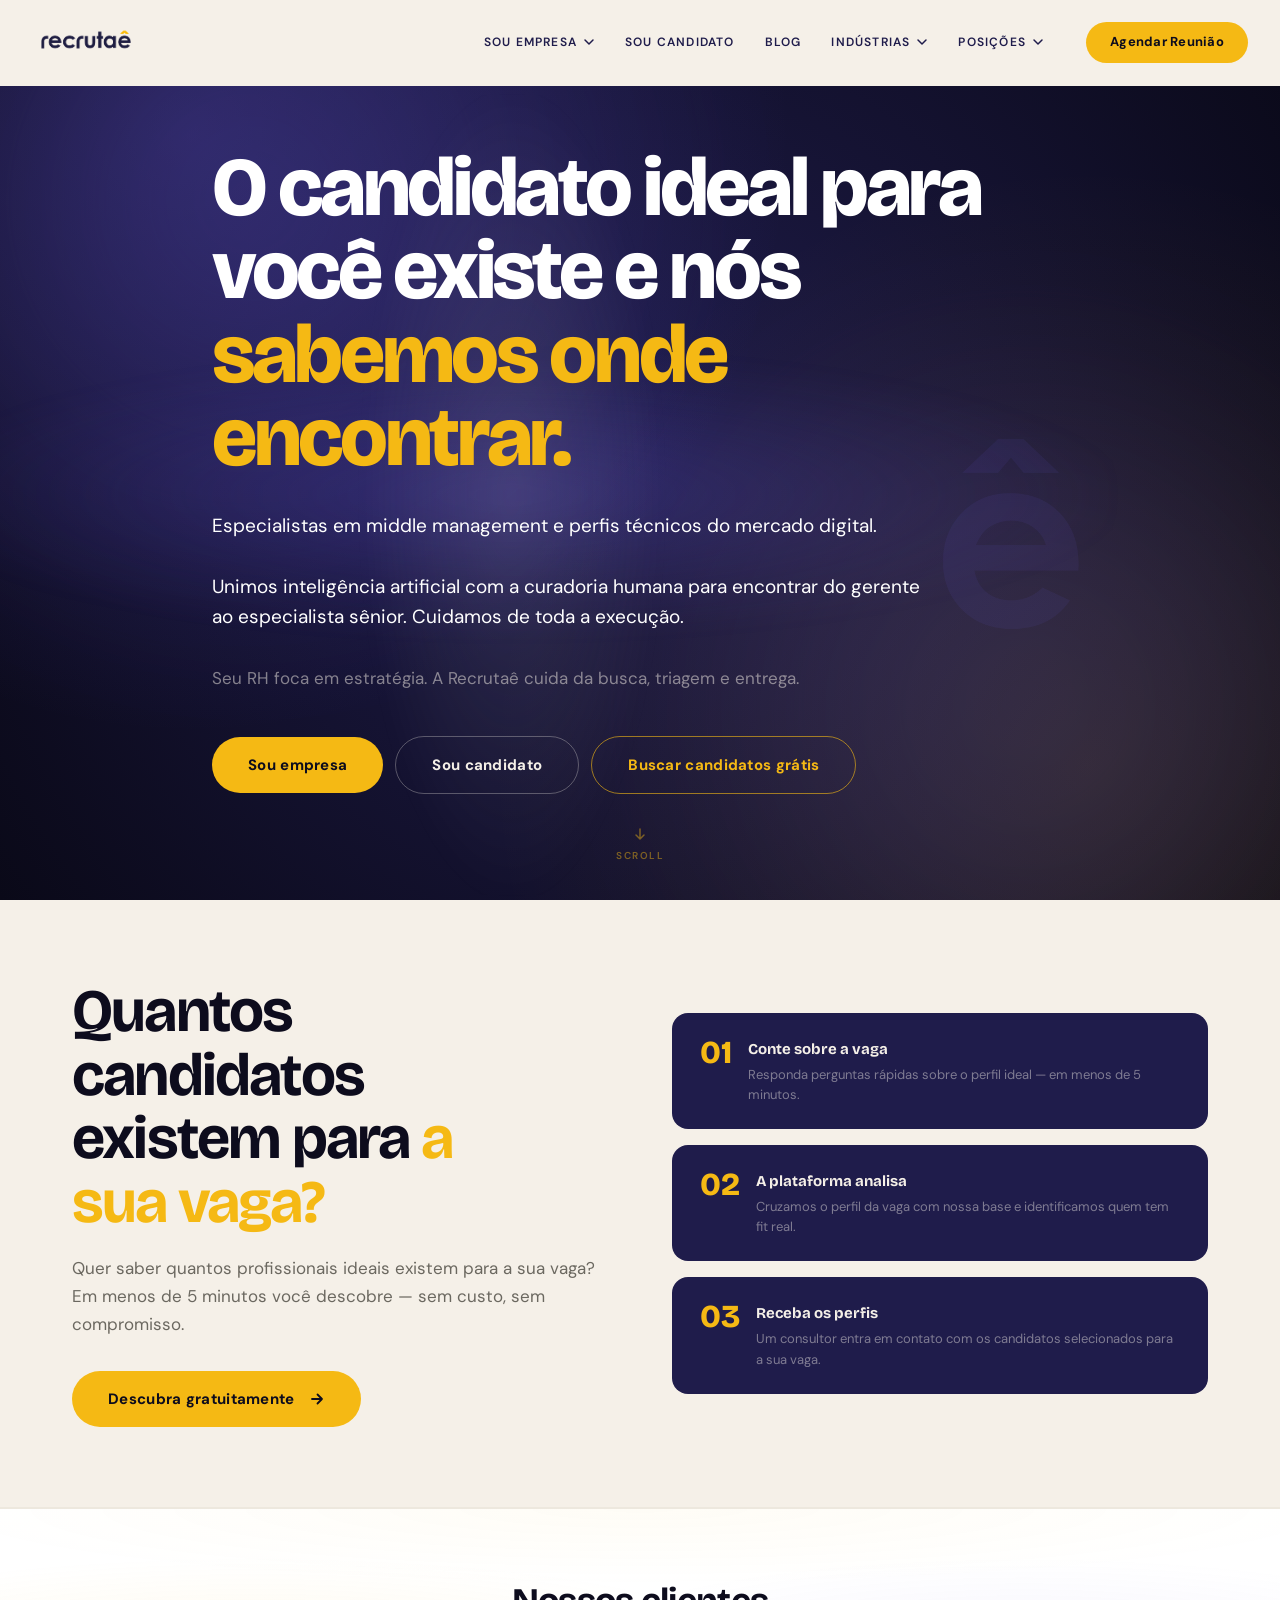
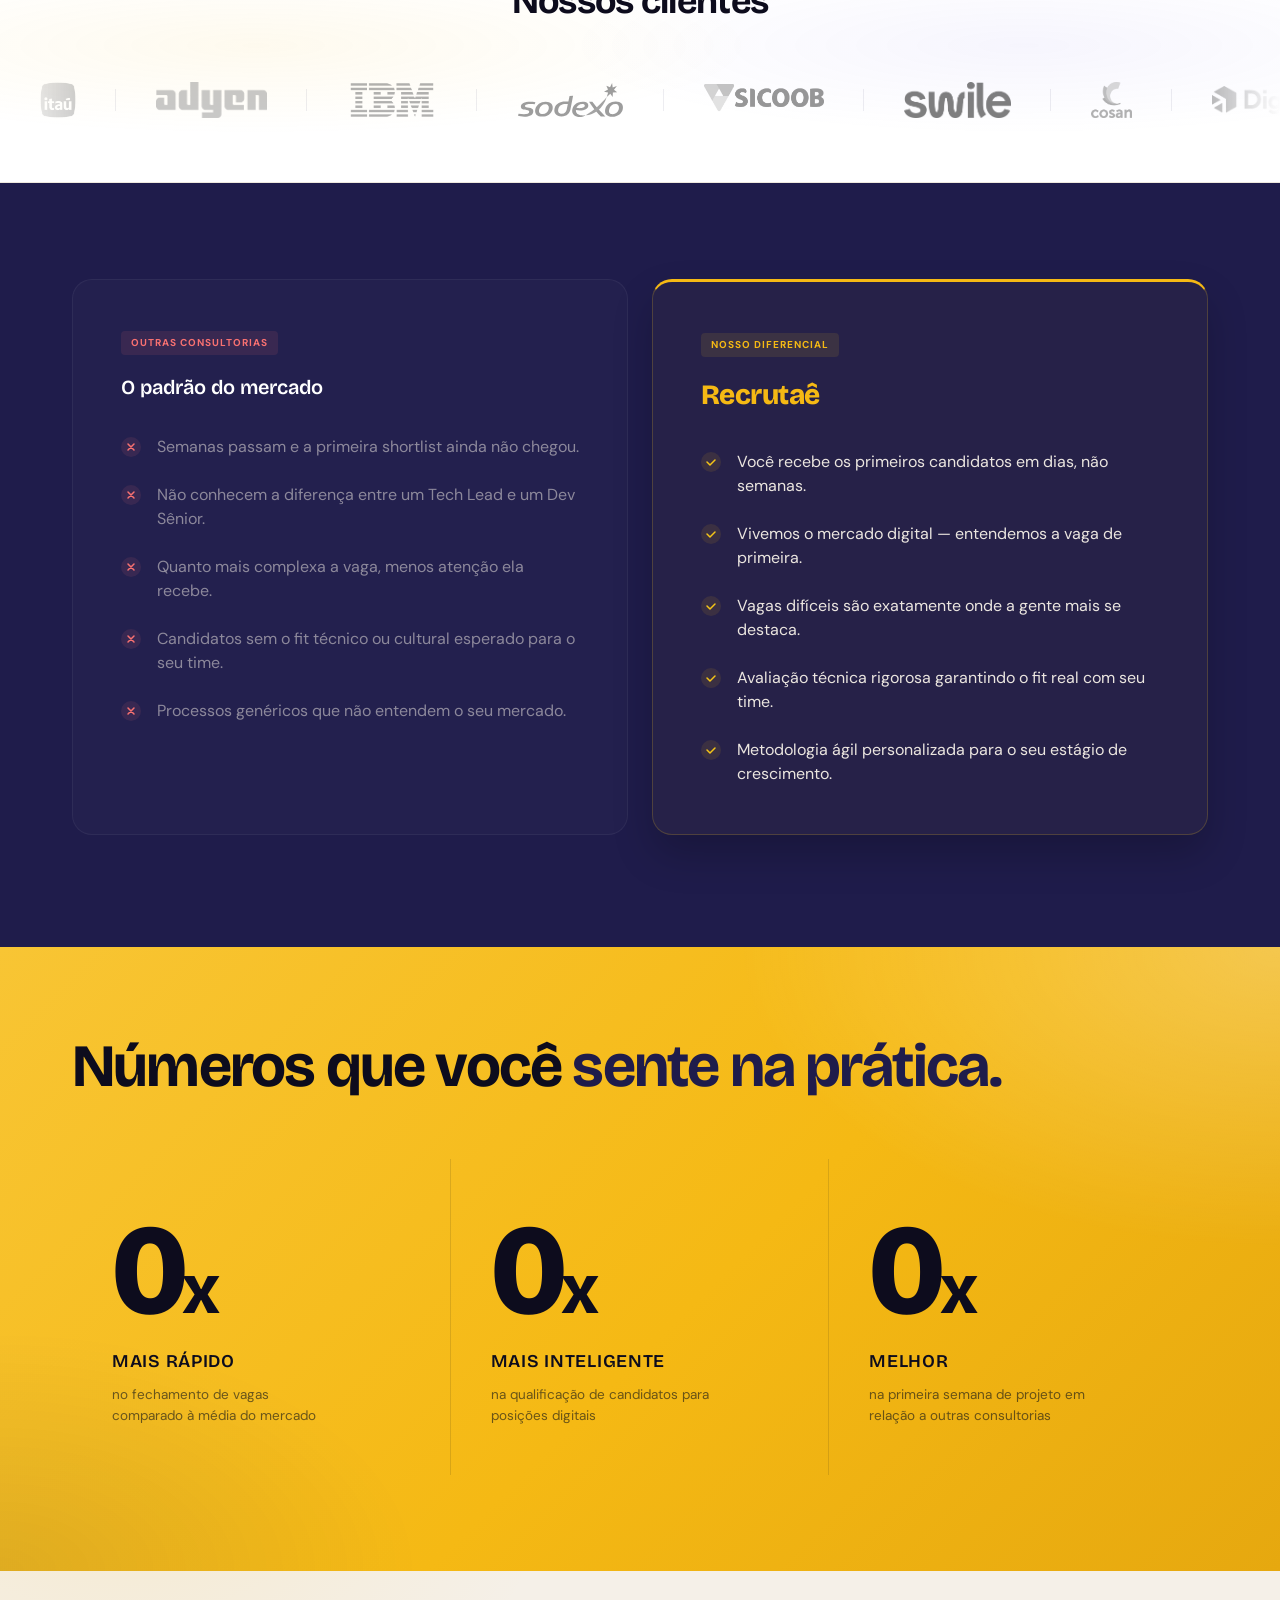
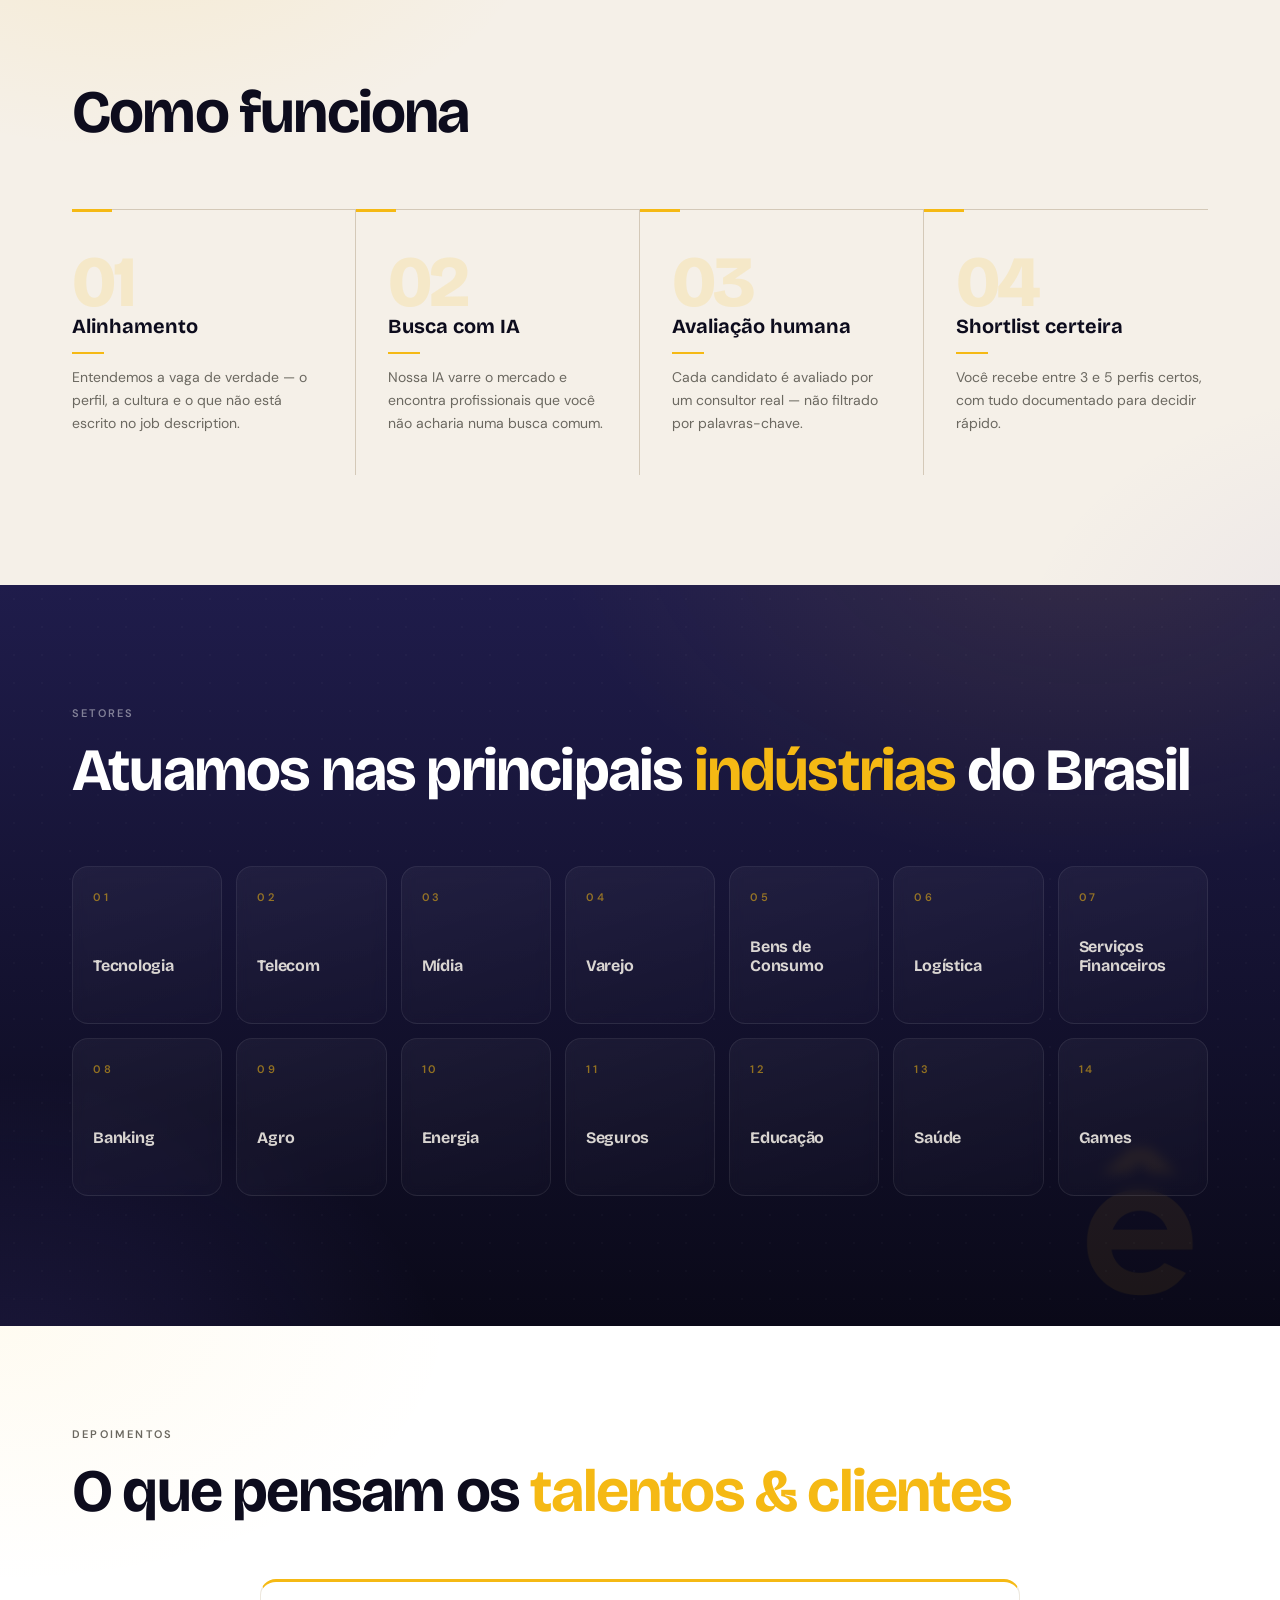
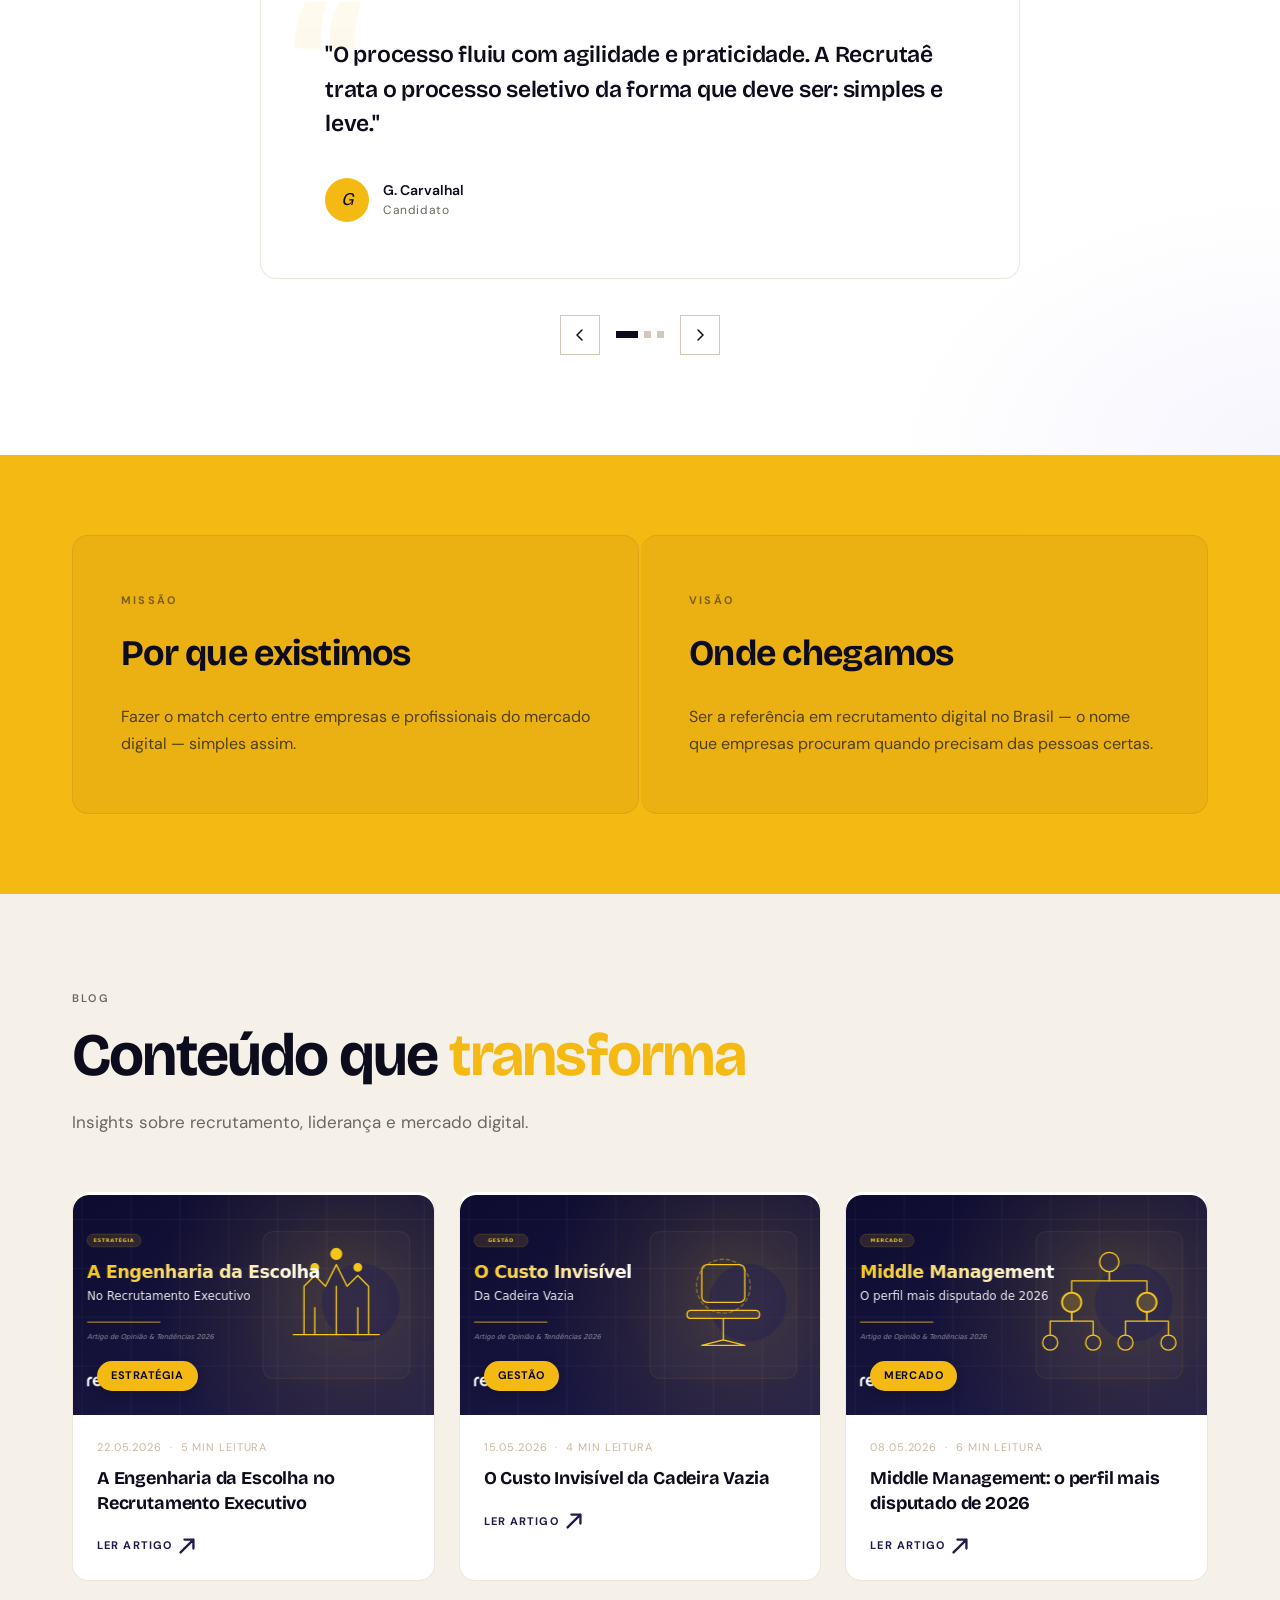
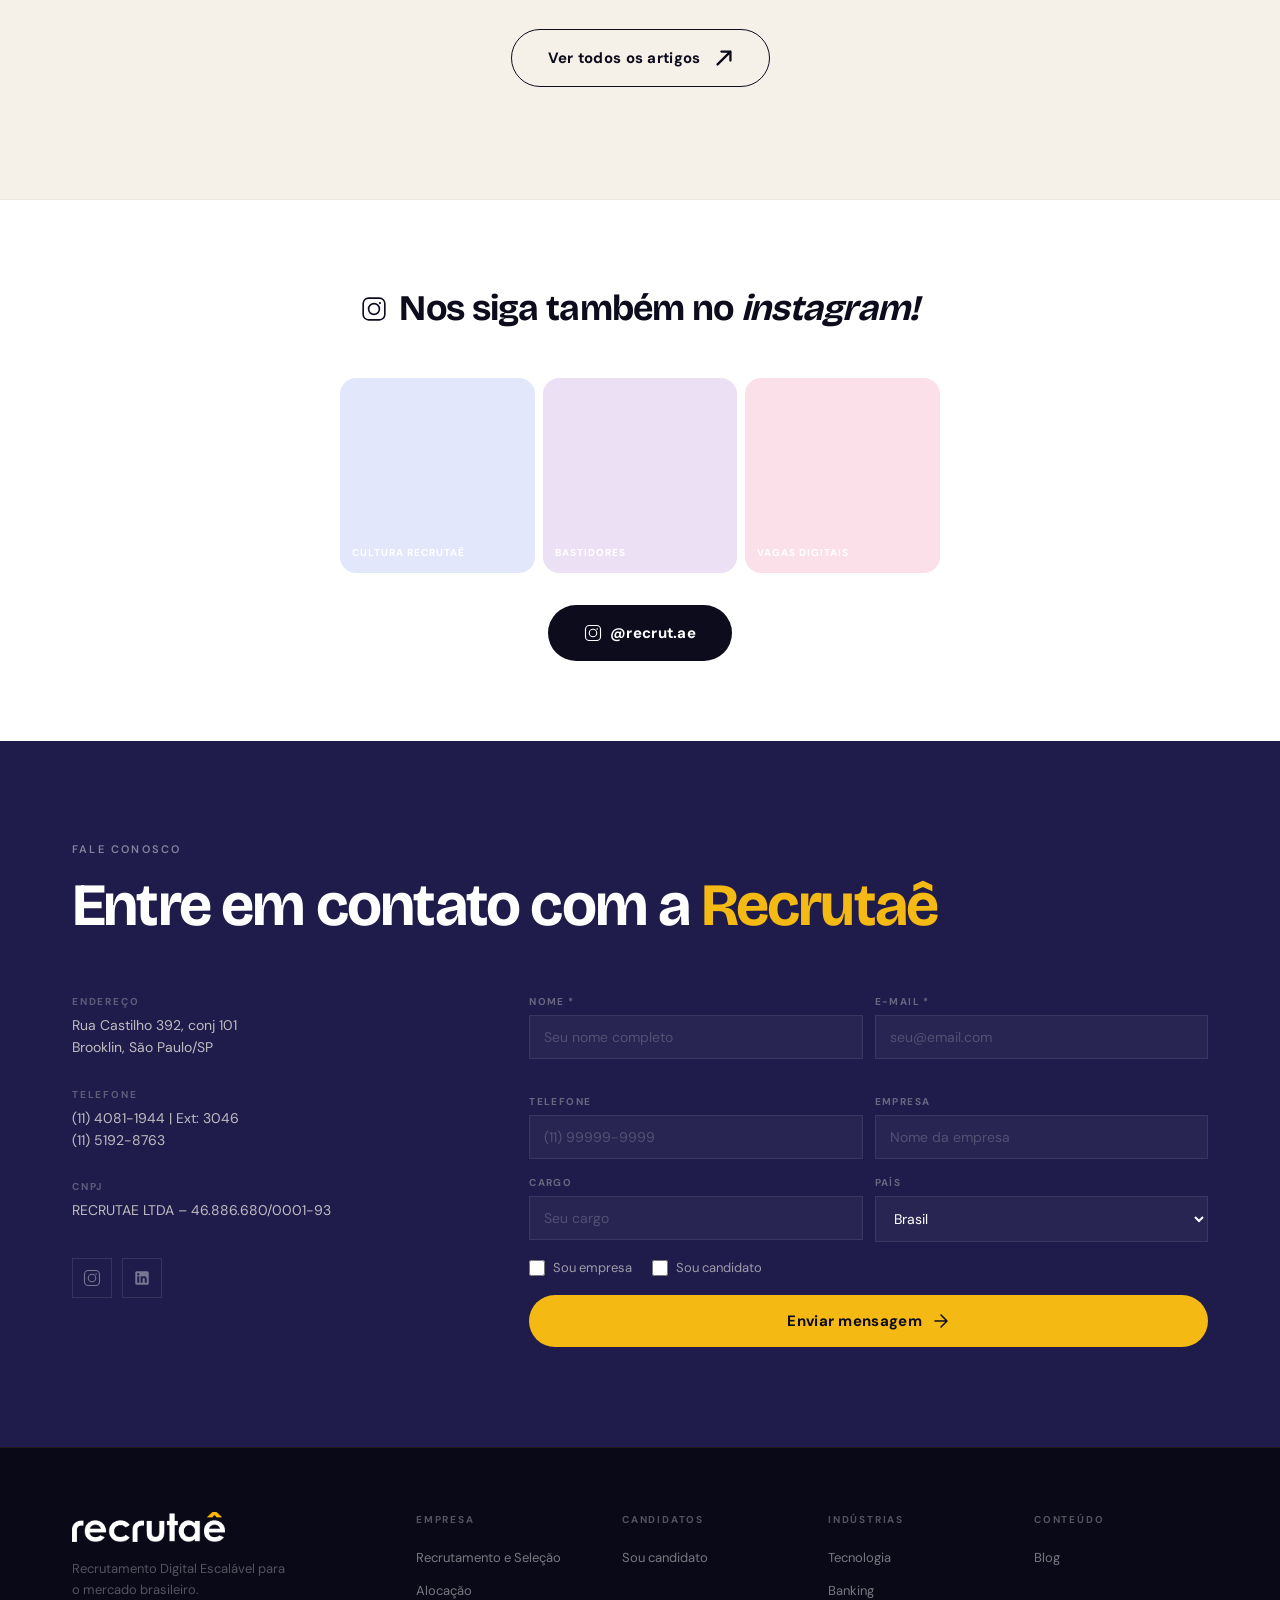
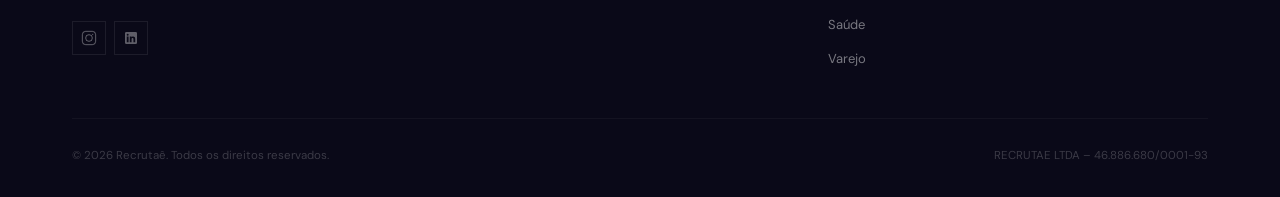
<file: index.html>
<!DOCTYPE html>
<html lang="pt-BR">
<head>
  <meta charset="UTF-8">
  <meta name="viewport" content="width=device-width, initial-scale=1.0">
  <title>Consultoria de Recrutamento e Seleção de TI e Digital | Recrutaê</title>
  <meta name="description" content="A Recrutaê é a consultoria de recrutamento e seleção especializada em TI, tecnologia e mercado digital. Headhunters para middle management e vagas complexas.">
  <meta name="keywords" content="recrutamento, seleção, consultoria de recrutamento, headhunter, recrutamento de TI, vagas de tecnologia, recrutamento digital, agência de recrutamento">
  <meta name="robots" content="index, follow">
  <link rel="canonical" href="https://recrutae.com.br/">
  
  <!-- Open Graph / Social Media -->
  <meta property="og:type" content="website">
  <meta property="og:url" content="https://recrutae.com.br/">
  <meta property="og:title" content="Consultoria de Recrutamento e Seleção de TI | Recrutaê">
  <meta property="og:description" content="Feche posições complexas 4x mais rápido com a melhor consultoria de recrutamento digital e tecnologia.">
  <meta property="og:image" content="https://recrutae.com.br/assets/logos/Recrutae%20horizontal%202026.png">

  <!-- Twitter -->
  <meta property="twitter:card" content="summary_large_image">
  <meta property="twitter:url" content="https://recrutae.com.br/">
  <meta property="twitter:title" content="Consultoria de Recrutamento e Seleção de TI | Recrutaê">
  <meta property="twitter:description" content="Feche posições complexas 4x mais rápido com a melhor consultoria de recrutamento digital e tecnologia.">
  <meta property="twitter:image" content="https://recrutae.com.br/assets/logos/Recrutae%20horizontal%202026.png">

  <link rel="preconnect" href="https://fonts.googleapis.com">
  <link rel="preconnect" href="https://fonts.gstatic.com" crossorigin>
  <link href="https://fonts.googleapis.com/css2?family=Bricolage+Grotesque:opsz,wght@12..96,400;12..96,500;12..96,600;12..96,700;12..96,800&family=DM+Sans:ital,opsz,wght@0,9..40,400;0,9..40,500;0,9..40,600;1,9..40,400&display=swap" rel="stylesheet">
  <link rel="stylesheet" href="style.css?v=4">
  <link rel="icon" href="assets/logos/favicon-square.png" type="image/png">
</head>
<body>
  <div id="page-overlay"></div>

  <!-- NAVBAR -->
  <nav class="navbar transparent on-dark" id="navbar">
    <div class="nav-container">
      <a href="index.html" class="nav-logo">
        <img src="assets/logos/Recrutae horizontal 2026.png" alt="Recrutaê" class="logo-light" loading="eager">
        <img src="assets/logos/Principal_Recrutae horizontal 2026.png" alt="Recrutaê" class="logo-dark" loading="eager">
      </a>

      <ul class="nav-menu" id="navMenu">
        <li class="nav-item has-dropdown">
          <a href="#" class="nav-link">Sou empresa
            <svg class="chevron" width="12" height="12" viewBox="0 0 12 12" fill="none"><path d="M2 4l4 4 4-4" stroke="currentColor" stroke-width="1.5" stroke-linecap="round" stroke-linejoin="round"/></svg>
          </a>
          <ul class="dropdown">
            <li><a href="recrutamento-selecao.html">Recrutamento e Seleção</a></li>
            <li><a href="alocacao.html">Alocação</a></li>
          </ul>
        </li>
        <li class="nav-item">
          <a href="sou-candidato.html" class="nav-link">Sou candidato</a>
        </li>
        <li class="nav-item">
          <a href="blog.html" class="nav-link">Blog</a>
        </li>
        <li class="nav-item has-dropdown">
          <a href="#industrias" class="nav-link">Indústrias
            <svg class="chevron" width="12" height="12" viewBox="0 0 12 12" fill="none"><path d="M2 4l4 4 4-4" stroke="currentColor" stroke-width="1.5" stroke-linecap="round" stroke-linejoin="round"/></svg>
          </a>
          <ul class="dropdown dropdown-wide">
            <li><a href="industria-template.html?ind=tecnologia">Tecnologia</a></li>
            <li><a href="industria-template.html?ind=telecom">Telecom</a></li>
            <li><a href="industria-template.html?ind=midia">Mídia</a></li>
            <li><a href="industria-template.html?ind=varejo">Varejo</a></li>
            <li><a href="industria-template.html?ind=bens-consumo">Bens de Consumo</a></li>
            <li><a href="industria-template.html?ind=logistica">Logística</a></li>
            <li><a href="industria-template.html?ind=servicos-financeiros">Serviços Financeiros</a></li>
            <li><a href="industria-template.html?ind=banking">Banking</a></li>
            <li><a href="industria-template.html?ind=agro">Agro</a></li>
            <li><a href="industria-template.html?ind=energia">Energia</a></li>
            <li><a href="industria-template.html?ind=seguros">Seguros</a></li>
            <li><a href="industria-template.html?ind=educacao">Educação</a></li>
            <li><a href="industria-template.html?ind=saude">Saúde</a></li>
            <li><a href="industria-template.html?ind=games">Games</a></li>
          </ul>
        </li>
        <li class="nav-item has-dropdown">
          <a href="#" class="nav-link">Posições
            <svg class="chevron" width="12" height="12" viewBox="0 0 12 12" fill="none"><path d="M2 4l4 4 4-4" stroke="currentColor" stroke-width="1.5" stroke-linecap="round" stroke-linejoin="round"/></svg>
          </a>
          <ul class="dropdown dropdown-wide">
            <li><a href="posicao-template.html?pos=bancos-financeiros">Bancos e Serviços Financeiros</a></li>
            <li><a href="posicao-template.html?pos=engenharia-manufatura">Engenharia e Manufatura</a></li>
            <li><a href="posicao-template.html?pos=financeiro-tributario">Financeiro e Tributário</a></li>
            <li><a href="posicao-template.html?pos=imobiliario-construcao">Imobiliário e Construção</a></li>
            <li><a href="posicao-template.html?pos=juridico-legal">Jurídico e Legal</a></li>
            <li><a href="posicao-template.html?pos=marketing-comunicacao">Marketing/Comunicação/Digital</a></li>
            <li><a href="posicao-template.html?pos=operacoes-logistica">Operações/Logística/Supply Chain</a></li>
            <li><a href="posicao-template.html?pos=petroleo-gas">Petróleo e Gás</a></li>
            <li><a href="posicao-template.html?pos=recursos-humanos">Recursos Humanos</a></li>
            <li><a href="posicao-template.html?pos=saude-ciencias">Saúde e Ciências</a></li>
            <li><a href="posicao-template.html?pos=seguros">Seguros</a></li>
            <li><a href="posicao-template.html?pos=tecnologia-informacao">Tecnologia da Informação</a></li>
            <li><a href="posicao-template.html?pos=varejo">Varejo</a></li>
            <li><a href="posicao-template.html?pos=vendas">Vendas</a></li>
          </ul>
        </li>
      </ul>

      <a href="#contato" class="btn-cta-nav">Agendar Reunião</a>
      <button class="hamburger" id="hamburger" aria-label="Menu">
        <span></span><span></span><span></span>
      </button>
    </div>
  </nav>

  <!-- MOBILE OVERLAY -->
  <div class="mobile-menu-overlay" id="mobileOverlay"></div>

  <main>

    <!-- ===== HERO ===== -->
    <section class="hero" id="home">
      <div class="hero-blob-gold"></div>
      <div class="hero-blob-navy"></div>
      <div class="hero-glow-beam" aria-hidden="true"></div>
      <div class="hero-watermark" aria-hidden="true"></div>

      <div class="hero-inner container reveal-right">
        <h1 class="hero-title hero-anim d1">
          O candidato ideal para você existe e nós <em>sabemos onde encontrar.</em>
        </h1>

        <p class="hero-text hero-anim d2">
          Especialistas em middle management e perfis técnicos do mercado digital. <br> <br>
          Unimos inteligência artificial com a curadoria humana para encontrar do gerente ao especialista sênior. Cuidamos de toda a execução.
        </p>

        <p class="hero-tagline hero-anim d3">
          Seu RH foca em estratégia. A Recrutaê cuida da busca, triagem e entrega.
        </p>

        <div class="hero-ctas hero-anim d4">
          <a href="recrutamento-selecao.html" class="btn btn-gold">Sou empresa</a>
          <a href="sou-candidato.html" class="btn btn-outline-cream">Sou candidato</a>
          <a href="busca-candidatos.html" class="btn btn-outline-cream" style="border-color:rgba(245,185,20,.6);color:var(--gold)">Buscar candidatos grátis</a>
        </div>
      </div>

      <div class="hero-scroll" aria-hidden="true">
        <svg width="16" height="16" viewBox="0 0 16 16" fill="none">
          <path d="M8 3v10M4 9l4 4 4-4" stroke="currentColor" stroke-width="1.5" stroke-linecap="round" stroke-linejoin="round"/>
        </svg>
        scroll
      </div>
    </section>

    <!-- ===== FREEMIUM CTA ===== -->
    <section style="background:var(--cream);padding:80px 0;border-bottom:1px solid var(--cream-mid)">
      <div class="container">
        <div style="display:grid;grid-template-columns:1fr 1fr;gap:64px;align-items:center" class="freemium-grid">
          <div class="animate-up">
            <h2 class="section-title" style="max-width:440px">Quantos candidatos existem para <em>a sua vaga?</em></h2>
            <p class="section-sub" style="margin-bottom:32px">Quer saber quantos profissionais ideais existem para a sua vaga? Em menos de 5 minutos você descobre — sem custo, sem compromisso.</p>
            <a href="busca-candidatos.html" class="btn btn-gold" style="font-size:15px;padding:16px 36px">
              Descubra gratuitamente
              <svg width="16" height="16" viewBox="0 0 16 16" fill="none" style="margin-left:4px"><path d="M3 8h10M8.5 3.5 13 8l-4.5 4.5" stroke="currentColor" stroke-width="1.8" stroke-linecap="round" stroke-linejoin="round"/></svg>
            </a>
          </div>
          <div class="animate-up" style="display:flex;flex-direction:column;gap:16px">
            <div style="background:var(--navy);padding:24px 28px;display:flex;align-items:flex-start;gap:16px;border-radius:16px">
              <span style="font-family:var(--font-display);font-size:32px;font-weight:800;color:var(--gold);line-height:1;flex-shrink:0">01</span>
              <div>
                <p style="font-family:var(--font-display);font-size:15px;font-weight:700;color:var(--cream);margin-bottom:4px">Conte sobre a vaga</p>
                <p style="font-size:13px;color:rgba(245,240,232,.45);line-height:1.55;margin:0">Responda perguntas rápidas sobre o perfil ideal — em menos de 5 minutos.</p>
              </div>
            </div>
            <div style="background:var(--navy);padding:24px 28px;display:flex;align-items:flex-start;gap:16px;border-radius:16px">
              <span style="font-family:var(--font-display);font-size:32px;font-weight:800;color:var(--gold);line-height:1;flex-shrink:0">02</span>
              <div>
                <p style="font-family:var(--font-display);font-size:15px;font-weight:700;color:var(--cream);margin-bottom:4px">A plataforma analisa</p>
                <p style="font-size:13px;color:rgba(245,240,232,.45);line-height:1.55;margin:0">Cruzamos o perfil da vaga com nossa base e identificamos quem tem fit real.</p>
              </div>
            </div>
            <div style="background:var(--navy);padding:24px 28px;display:flex;align-items:flex-start;gap:16px;border-radius:16px">
              <span style="font-family:var(--font-display);font-size:32px;font-weight:800;color:var(--gold);line-height:1;flex-shrink:0">03</span>
              <div>
                <p style="font-family:var(--font-display);font-size:15px;font-weight:700;color:var(--cream);margin-bottom:4px">Receba os perfis</p>
                <p style="font-size:13px;color:rgba(245,240,232,.45);line-height:1.55;margin:0">Um consultor entra em contato com os candidatos selecionados para a sua vaga.</p>
              </div>
            </div>
          </div>
        </div>
      </div>
    </section>
    <style>
      @media (max-width: 768px) {
        .freemium-grid { grid-template-columns: 1fr !important; gap: 40px !important; }
      }
    </style>

    <!-- ===== CLIENTS MARQUEE ===== -->
    <section class="clients" id="clientes">
      <div class="clients-header animate-up">
        <p class="clients-headline">Nossos clientes</p>
      </div>
      <div class="marquee-wrapper">
        <div class="marquee-track" id="marqueeTrack">
          <!-- set 1 -->
          <div class="logo-item" title="Itaú"><img src="assets/empresas/itau.png" alt="Itaú" class="logo-img" loading="lazy"></div>
          <div class="logo-item" title="Adyen"><img src="assets/empresas/adyen.png" alt="Adyen" class="logo-img" loading="lazy"></div>
          <div class="logo-item" title="IBM"><img src="assets/empresas/ibm.png" alt="IBM" class="logo-img" loading="lazy"></div>
          <div class="logo-item" title="Sodexo"><img src="assets/empresas/sodexo.svg" alt="Sodexo" class="logo-img" loading="lazy"></div>
          <div class="logo-item" title="Sicoob"><img src="assets/empresas/sicoob.png" alt="Sicoob" class="logo-img" loading="lazy"></div>
          <div class="logo-item" title="Swile"><img src="assets/empresas/swile.png" alt="Swile" class="logo-img" loading="lazy"></div>
          <div class="logo-item" title="Cosan"><img src="assets/empresas/cosan.png" alt="Cosan" class="logo-img" loading="lazy"></div>
          <div class="logo-item" title="Digibee"><img src="assets/empresas/digibee.png" alt="Digibee" class="logo-img" loading="lazy"></div>
          <div class="logo-item" title="WestRock"><img src="assets/empresas/westrock.png" alt="WestRock" class="logo-img" loading="lazy"></div>
          <div class="logo-item" title="Decathlon"><img src="assets/empresas/decatthlon.png" alt="Decathlon" class="logo-img" loading="lazy"></div>
          <div class="logo-item" title="Saúde ID"><img src="assets/empresas/saudeid.png" alt="Saúde ID" class="logo-img" loading="lazy"></div>
          <div class="logo-item" title="Eve"><img src="assets/empresas/eve.png" alt="Eve" class="logo-img" loading="lazy"></div>
          <div class="logo-item" title="Santa Maria"><img src="assets/empresas/santamaria.webp" alt="Santa Maria" class="logo-img" loading="lazy"></div>
          <div class="logo-item" title="Coritiba"><img src="assets/empresas/coritiba.png" alt="Coritiba" class="logo-img" loading="lazy"></div>
          <!-- set 2 — duplicate for seamless loop -->
          <div class="logo-item" title="Itaú"><img src="assets/empresas/itau.png" alt="Itaú" class="logo-img" loading="lazy"></div>
          <div class="logo-item" title="Adyen"><img src="assets/empresas/adyen.png" alt="Adyen" class="logo-img" loading="lazy"></div>
          <div class="logo-item" title="IBM"><img src="assets/empresas/ibm.png" alt="IBM" class="logo-img" loading="lazy"></div>
          <div class="logo-item" title="Sodexo"><img src="assets/empresas/sodexo.svg" alt="Sodexo" class="logo-img" loading="lazy"></div>
          <div class="logo-item" title="Sicoob"><img src="assets/empresas/sicoob.png" alt="Sicoob" class="logo-img" loading="lazy"></div>
          <div class="logo-item" title="Swile"><img src="assets/empresas/swile.png" alt="Swile" class="logo-img" loading="lazy"></div>
          <div class="logo-item" title="Cosan"><img src="assets/empresas/cosan.png" alt="Cosan" class="logo-img" loading="lazy"></div>
          <div class="logo-item" title="Digibee"><img src="assets/empresas/digibee.png" alt="Digibee" class="logo-img" loading="lazy"></div>
          <div class="logo-item" title="WestRock"><img src="assets/empresas/westrock.png" alt="WestRock" class="logo-img" loading="lazy"></div>
          <div class="logo-item" title="Decathlon"><img src="assets/empresas/decatthlon.png" alt="Decathlon" class="logo-img" loading="lazy"></div>
          <div class="logo-item" title="Saúde ID"><img src="assets/empresas/saudeid.png" alt="Saúde ID" class="logo-img" loading="lazy"></div>
          <div class="logo-item" title="Eve"><img src="assets/empresas/eve.png" alt="Eve" class="logo-img" loading="lazy"></div>
          <div class="logo-item" title="Santa Maria"><img src="assets/empresas/santamaria.webp" alt="Santa Maria" class="logo-img" loading="lazy"></div>
          <div class="logo-item" title="Coritiba"><img src="assets/empresas/coritiba.png" alt="Coritiba" class="logo-img" loading="lazy"></div>
        </div>
      </div>
    </section>

    <!-- ===== COMPARISON ===== -->
    <section class="comparison" id="sobre">
      <div class="container">
        <div class="comparison-grid">
          <div class="comp-col comp-col-other animate-up">
            <div class="comp-head">
              <span class="comp-tag comp-tag-bad">Outras consultorias</span>
              <p class="comp-title">O padrão do mercado</p>
            </div>
            <ul class="comp-list">
              <li class="comp-item comp-item-bad">
                <svg class="comp-icon" viewBox="0 0 20 20" fill="none"><circle cx="10" cy="10" r="10"/><path d="M7 7l6 6M13 7l-6 6" stroke="#F87171" stroke-width="1.5" stroke-linecap="round"/></svg>
                Semanas passam e a primeira shortlist ainda não chegou.
              </li>
              <li class="comp-item comp-item-bad">
                <svg class="comp-icon" viewBox="0 0 20 20" fill="none"><circle cx="10" cy="10" r="10"/><path d="M7 7l6 6M13 7l-6 6" stroke="#F87171" stroke-width="1.5" stroke-linecap="round"/></svg>
                Não conhecem a diferença entre um Tech Lead e um Dev Sênior.
              </li>
              <li class="comp-item comp-item-bad">
                <svg class="comp-icon" viewBox="0 0 20 20" fill="none"><circle cx="10" cy="10" r="10"/><path d="M7 7l6 6M13 7l-6 6" stroke="#F87171" stroke-width="1.5" stroke-linecap="round"/></svg>
                Quanto mais complexa a vaga, menos atenção ela recebe.
              </li>
              <li class="comp-item comp-item-bad">
                <svg class="comp-icon" viewBox="0 0 20 20" fill="none"><circle cx="10" cy="10" r="10"/><path d="M7 7l6 6M13 7l-6 6" stroke="#F87171" stroke-width="1.5" stroke-linecap="round"/></svg>
                Candidatos sem o fit técnico ou cultural esperado para o seu time.
              </li>
              <li class="comp-item comp-item-bad">
                <svg class="comp-icon" viewBox="0 0 20 20" fill="none"><circle cx="10" cy="10" r="10"/><path d="M7 7l6 6M13 7l-6 6" stroke="#F87171" stroke-width="1.5" stroke-linecap="round"/></svg>
                Processos genéricos que não entendem o seu mercado.
              </li>
            </ul>
          </div>

          <div class="comp-col comp-col-recrutae animate-up stagger-1">
            <div class="comp-head">
              <span class="comp-tag comp-tag-good">Nosso diferencial</span>
              <p class="comp-title gold-title">Recrutaê</p>
            </div>
            <ul class="comp-list">
              <li class="comp-item comp-item-good">
                <svg class="comp-icon" viewBox="0 0 20 20" fill="none"><circle cx="10" cy="10" r="10"/><path d="M6 10l3 3 5-5" stroke="#F5C518" stroke-width="1.5" stroke-linecap="round" stroke-linejoin="round"/></svg>
                Você recebe os primeiros candidatos em dias, não semanas.
              </li>
              <li class="comp-item comp-item-good">
                <svg class="comp-icon" viewBox="0 0 20 20" fill="none"><circle cx="10" cy="10" r="10"/><path d="M6 10l3 3 5-5" stroke="#F5C518" stroke-width="1.5" stroke-linecap="round" stroke-linejoin="round"/></svg>
                Vivemos o mercado digital — entendemos a vaga de primeira.
              </li>
              <li class="comp-item comp-item-good">
                <svg class="comp-icon" viewBox="0 0 20 20" fill="none"><circle cx="10" cy="10" r="10"/><path d="M6 10l3 3 5-5" stroke="#F5C518" stroke-width="1.5" stroke-linecap="round" stroke-linejoin="round"/></svg>
                Vagas difíceis são exatamente onde a gente mais se destaca.
              </li>
              <li class="comp-item comp-item-good">
                <svg class="comp-icon" viewBox="0 0 20 20" fill="none"><circle cx="10" cy="10" r="10"/><path d="M6 10l3 3 5-5" stroke="#F5C518" stroke-width="1.5" stroke-linecap="round" stroke-linejoin="round"/></svg>
                Avaliação técnica rigorosa garantindo o fit real com seu time.
              </li>
              <li class="comp-item comp-item-good">
                <svg class="comp-icon" viewBox="0 0 20 20" fill="none"><circle cx="10" cy="10" r="10"/><path d="M6 10l3 3 5-5" stroke="#F5C518" stroke-width="1.5" stroke-linecap="round" stroke-linejoin="round"/></svg>
                Metodologia ágil personalizada para o seu estágio de crescimento.
              </li>
            </ul>
          </div>
        </div>
      </div>
    </section>

    <!-- ===== METRICS — GOLD BG ===== -->
    <section class="metrics" id="resultados">
      <div class="container">
        <div class="metrics-header animate-up">
          <h2 class="section-title">Números que você <em>sente na prática.</em></h2>
        </div>
        <div class="metrics-grid">
          <div class="metric-item animate-up">
            <div class="metric-number">
              <span class="counter" data-target="4">0</span><span class="suffix">x</span>
            </div>
            <p class="metric-label">Mais rápido</p>
            <p class="metric-desc">no fechamento de vagas comparado à média do mercado</p>
          </div>
          <div class="metric-item animate-up stagger-1">
            <div class="metric-number">
              <span class="counter" data-target="2">0</span><span class="suffix">x</span>
            </div>
            <p class="metric-label">Mais inteligente</p>
            <p class="metric-desc">na qualificação de candidatos para posições digitais</p>
          </div>
          <div class="metric-item animate-up stagger-2">
            <div class="metric-number">
              <span class="counter" data-target="10">0</span><span class="suffix">x</span>
            </div>
            <p class="metric-label">Melhor</p>
            <p class="metric-desc">na primeira semana de projeto em relação a outras consultorias</p>
          </div>
        </div>
      </div>
    </section>

    <!-- ===== PROCESS ===== -->
    <section class="process" id="como-funciona">
      <div class="container">
        <div class="process-header animate-up">
          <h2 class="section-title">Como funciona</h2>
        </div>
        <div class="process-grid">
          <div class="process-step animate-up">
            <div class="step-num">01</div>
            <h3 class="step-title">Alinhamento</h3>
            <p class="step-desc">Entendemos a vaga de verdade — o perfil, a cultura e o que não está escrito no job description.</p>
          </div>
          <div class="process-step animate-up stagger-1">
            <div class="step-num">02</div>
            <h3 class="step-title">Busca com IA</h3>
            <p class="step-desc">Nossa IA varre o mercado e encontra profissionais que você não acharia numa busca comum.</p>
          </div>
          <div class="process-step animate-up stagger-2">
            <div class="step-num">03</div>
            <h3 class="step-title">Avaliação humana</h3>
            <p class="step-desc">Cada candidato é avaliado por um consultor real — não filtrado por palavras-chave.</p>
          </div>
          <div class="process-step animate-up stagger-3">
            <div class="step-num">04</div>
            <h3 class="step-title">Shortlist certeira</h3>
            <p class="step-desc">Você recebe entre 3 e 5 perfis certos, com tudo documentado para decidir rápido.</p>
          </div>
        </div>
      </div>
    </section>

    <!-- ===== INDUSTRIES ===== -->
    <section class="industries" id="industrias">
      <div class="container">
        <div class="industries-header animate-up">
          <span class="label label-light">Setores</span>
          <h2 class="section-title" style="color:var(--white)">Atuamos nas principais <em>indústrias</em> do Brasil</h2>
        </div>
        <div class="industries-grid" id="industriesGrid"></div>
      </div>
    </section>

    <!-- ===== TESTIMONIALS ===== -->
    <section class="testimonials" id="depoimentos">
      <div class="container">
        <div class="testimonials-header animate-up">
          <span class="label">Depoimentos</span>
          <h2 class="section-title">O que pensam os <em>talentos & clientes</em></h2>
        </div>
        <div class="testi-carousel animate-up">
          <div class="testi-track">
            <div class="testi-slide active">
              <div class="testi-card">
                <p class="testi-quote">"O processo fluiu com agilidade e praticidade. A Recrutaê trata o processo seletivo da forma que deve ser: simples e leve."</p>
                <div class="testi-author">
                  <div class="author-initial">G</div>
                  <div>
                    <p class="author-name">G. Carvalhal</p>
                    <p class="author-role">Candidato</p>
                  </div>
                </div>
              </div>
            </div>
            <div class="testi-slide">
              <div class="testi-card">
                <p class="testi-quote">"A minha experiência como candidato foi muito interessante. Entendo que a Recrutaê chegou para revolucionar o mercado de recrutamento e seleção."</p>
                <div class="testi-author">
                  <div class="author-initial" style="background:var(--black);color:var(--gold);">J</div>
                  <div>
                    <p class="author-name">J. Rollo</p>
                    <p class="author-role">Candidato</p>
                  </div>
                </div>
              </div>
            </div>
            <div class="testi-slide">
              <div class="testi-card">
                <p class="testi-quote">"Parabéns pela estratégia de recrutamento, muito mais enxuto do que o costuma ser. Que vire referência o quanto antes!"</p>
                <div class="testi-author">
                  <div class="author-initial" style="background:var(--cream-dark);color:var(--black);">L</div>
                  <div>
                    <p class="author-name">L. Dantas</p>
                    <p class="author-role">Candidato</p>
                  </div>
                </div>
              </div>
            </div>
          </div>
          <div class="carousel-controls">
            <button class="carousel-btn" id="carouselPrev" aria-label="Anterior">
              <svg width="18" height="18" viewBox="0 0 18 18" fill="none"><path d="M11 4L6 9l5 5" stroke="currentColor" stroke-width="1.5" stroke-linecap="round" stroke-linejoin="round"/></svg>
            </button>
            <div class="carousel-dots" id="carouselDots">
              <button class="dot active" data-index="0"></button>
              <button class="dot" data-index="1"></button>
              <button class="dot" data-index="2"></button>
            </div>
            <button class="carousel-btn" id="carouselNext" aria-label="Próximo">
              <svg width="18" height="18" viewBox="0 0 18 18" fill="none"><path d="M7 4l5 5-5 5" stroke="currentColor" stroke-width="1.5" stroke-linecap="round" stroke-linejoin="round"/></svg>
            </button>
          </div>
        </div>
      </div>
    </section>

    <!-- ===== MISSION — GOLD BG ===== -->
    <section class="mission">
      <div class="container">
        <div class="mission-grid">
          <div class="mission-col animate-up">
            <p class="mission-label">Missão</p>
            <h3 class="mission-title">Por que existimos</h3>
            <p class="mission-text">Fazer o match certo entre empresas e profissionais do mercado digital — simples assim.</p>
          </div>
          <div class="mission-col animate-up stagger-1">
            <p class="mission-label">Visão</p>
            <h3 class="mission-title">Onde chegamos</h3>
            <p class="mission-text">Ser a referência em recrutamento digital no Brasil — o nome que empresas procuram quando precisam das pessoas certas.</p>
          </div>
        </div>
      </div>
    </section>

    <!-- ===== BLOG ===== -->
    <section class="blog-preview" id="blog">
      <div class="container">
        <div class="blog-header animate-up">
          <span class="label">Blog</span>
          <h2 class="section-title">Conteúdo que <em>transforma</em></h2>
          <p class="section-sub">Insights sobre recrutamento, liderança e mercado digital.</p>
        </div>
        <div class="blog-grid">
          <article class="blog-card animate-up">
            <div class="blog-thumb" style="background-image: url('assets/blog/blog1_engenharia_v2.svg')">
              <span class="blog-cat">Estratégia</span>
            </div>
            <div class="blog-body">
              <div class="blog-meta"><span>22.05.2026</span><span>·</span><span>5 min leitura</span></div>
              <h3 class="blog-title">A Engenharia da Escolha no Recrutamento Executivo</h3>
              <a href="blog-post.html?post=engenharia-da-escolha" class="blog-link">Ler artigo
                <svg width="18" height="18" viewBox="0 0 14 14" fill="none"><path d="M2 12L12 2M12 2H5M12 2v7" stroke="currentColor" stroke-width="1.8" stroke-linecap="round" stroke-linejoin="round"/></svg>
              </a>
            </div>
          </article>
          <article class="blog-card animate-up stagger-1">
            <div class="blog-thumb" style="background-image: url('assets/blog/blog2_cadeira_v2.svg')">
              <span class="blog-cat">Gestão</span>
            </div>
            <div class="blog-body">
              <div class="blog-meta"><span>15.05.2026</span><span>·</span><span>4 min leitura</span></div>
              <h3 class="blog-title">O Custo Invisível da Cadeira Vazia</h3>
              <a href="blog-post.html?post=custo-cadeira-vazia" class="blog-link">Ler artigo
                <svg width="18" height="18" viewBox="0 0 14 14" fill="none"><path d="M2 12L12 2M12 2H5M12 2v7" stroke="currentColor" stroke-width="1.8" stroke-linecap="round" stroke-linejoin="round"/></svg>
              </a>
            </div>
          </article>
          <article class="blog-card animate-up stagger-2">
            <div class="blog-thumb" style="background-image: url('assets/blog/blog3_middle_v2.svg')">
              <span class="blog-cat">Mercado</span>
            </div>
            <div class="blog-body">
              <div class="blog-meta"><span>08.05.2026</span><span>·</span><span>6 min leitura</span></div>
              <h3 class="blog-title">Middle Management: o perfil mais disputado de 2026</h3>
              <a href="blog-post.html?post=middle-management-2026" class="blog-link">Ler artigo
                <svg width="18" height="18" viewBox="0 0 14 14" fill="none"><path d="M2 12L12 2M12 2H5M12 2v7" stroke="currentColor" stroke-width="1.8" stroke-linecap="round" stroke-linejoin="round"/></svg>
              </a>
            </div>
          </article>
        </div>
        <div class="blog-cta animate-up">
          <a href="blog.html" class="btn btn-outline-black">Ver todos os artigos
            <svg width="18" height="18" viewBox="0 0 14 14" fill="none" style="margin-left:4px"><path d="M2 12L12 2M12 2H5M12 2v7" stroke="currentColor" stroke-width="1.8" stroke-linecap="round" stroke-linejoin="round"/></svg>
          </a>
        </div>
      </div>
    </section>

    <!-- ===== INSTAGRAM ===== -->
    <section class="instagram">
      <div class="container">
        <div class="insta-header animate-up">
          <svg width="26" height="26" viewBox="0 0 24 24" fill="none"><rect x="2" y="2" width="20" height="20" rx="5" stroke="currentColor" stroke-width="1.5"/><circle cx="12" cy="12" r="5" stroke="currentColor" stroke-width="1.5"/><circle cx="17.5" cy="6.5" r="1" fill="currentColor"/></svg>
          <p class="insta-title">Nos siga também no <em>instagram!</em></p>
        </div>
        
        <div class="insta-grid animate-up">
          <a href="https://www.instagram.com/recrut.ae" target="_blank" rel="noopener" class="insta-item" style="background-image: url('https://images.unsplash.com/photo-1556761175-b413da4baf72?auto=format&fit=crop&w=600&q=80'); background-size: cover; border-radius: 16px;">
            <div class="insta-overlay">Ver no Instagram</div>
          </a>
          <a href="https://www.instagram.com/recrut.ae" target="_blank" rel="noopener" class="insta-item" style="background-image: url('https://images.unsplash.com/photo-1522071820081-009f0129c71c?auto=format&fit=crop&w=600&q=80'); background-size: cover; border-radius: 16px;">
            <div class="insta-overlay">Ver no Instagram</div>
          </a>
          <a href="https://www.instagram.com/recrut.ae" target="_blank" rel="noopener" class="insta-item" style="background-image: url('https://images.unsplash.com/photo-1517245327045-f3737ec00366?auto=format&fit=crop&w=600&q=80'); background-size: cover; border-radius: 16px;">
            <div class="insta-overlay">Ver no Instagram</div>
          </a>
        </div>

        <div class="insta-cta animate-up" style="text-align:center; margin-top:32px">
          <a href="https://www.instagram.com/recrut.ae" target="_blank" rel="noopener" class="btn btn-black" style="display:inline-flex;gap:8px;align-items:center">
            <svg width="18" height="18" viewBox="0 0 24 24" fill="none"><rect x="2" y="2" width="20" height="20" rx="5" stroke="currentColor" stroke-width="1.5"/><circle cx="12" cy="12" r="5" stroke="currentColor" stroke-width="1.5"/><circle cx="17.5" cy="6.5" r="1" fill="currentColor"/></svg>
            @recrut.ae
          </a>
        </div>
      </div>
    </section>

    <!-- ===== CONTACT ===== -->
    <section class="contact" id="contato">
      <div class="container">
        <div class="contact-header animate-up">
          <span class="label label-light">Fale conosco</span>
          <h2 class="section-title" style="color:var(--white)">Entre em contato com a <em>Recrutaê</em></h2>
        </div>
        <div class="contact-grid">
          <div class="contact-info animate-up">
            <div class="contact-info-block">
              <p class="contact-info-lbl">Endereço</p>
              <p class="contact-info-val">Rua Castilho 392, conj 101<br>Brooklin, São Paulo/SP</p>
            </div>
            <div class="contact-info-block">
              <p class="contact-info-lbl">Telefone</p>
              <p class="contact-info-val">(11) 4081-1944 | Ext: 3046<br>(11) 5192-8763</p>
            </div>
            <div class="contact-info-block">
              <p class="contact-info-lbl">CNPJ</p>
              <p class="contact-info-val">RECRUTAE LTDA – 46.886.680/0001-93</p>
            </div>
            <div class="contact-social">
              <a href="https://www.instagram.com/recrut.ae" target="_blank" rel="noopener" class="social-icon-link" aria-label="Instagram">
                <svg width="18" height="18" viewBox="0 0 24 24" fill="none"><rect x="2" y="2" width="20" height="20" rx="5" stroke="currentColor" stroke-width="1.5"/><circle cx="12" cy="12" r="5" stroke="currentColor" stroke-width="1.5"/><circle cx="17.5" cy="6.5" r="1" fill="currentColor"/></svg>
              </a>
              <a href="https://www.linkedin.com/company/recruta%C3%AA/posts/?feedView=all" target="_blank" rel="noopener" class="social-icon-link" aria-label="LinkedIn">
                <svg width="18" height="18" viewBox="0 0 24 24" fill="currentColor" aria-hidden="true"><path d="M19 3a2 2 0 0 1 2 2v14a2 2 0 0 1-2 2H5a2 2 0 0 1-2-2V5a2 2 0 0 1 2-2h14zM8.339 18.337V9.667H5.667v8.67h2.672zM7.003 8.51c.92 0 1.484-.61 1.484-1.371-.017-.778-.563-1.371-1.466-1.371-.902 0-1.491.593-1.491 1.371 0 .761.572 1.371 1.456 1.371h.017zm11.335 9.827v-4.97c0-2.465-1.317-3.612-3.073-3.612-1.418 0-2.052.78-2.408 1.327h.018V9.667h-2.672c.035.754 0 8.67 0 8.67h2.672v-4.842c0-.24.017-.48.087-.652.19-.48.628-.977 1.36-.977.96 0 1.345.732 1.345 1.804v4.667h2.671z"/></svg>
              </a>
            </div>
          </div>

          <form class="contact-form animate-up stagger-1" id="contactForm" novalidate>
            <div class="form-row">
              <div class="form-group">
                <label for="nome">Nome *</label>
                <input type="text" id="nome" name="nome" required placeholder="Seu nome completo">
                <span class="form-error"></span>
              </div>
              <div class="form-group">
                <label for="email">E-mail *</label>
                <input type="email" id="email" name="email" required placeholder="seu@email.com">
                <span class="form-error"></span>
              </div>
            </div>
            <div class="form-row">
              <div class="form-group">
                <label for="tel">Telefone</label>
                <input type="tel" id="tel" name="telefone" placeholder="(11) 99999-9999">
              </div>
              <div class="form-group">
                <label for="empresa">Empresa</label>
                <input type="text" id="empresa" name="empresa" placeholder="Nome da empresa">
              </div>
            </div>
            <div class="form-row">
              <div class="form-group">
                <label for="cargo">Cargo</label>
                <input type="text" id="cargo" name="cargo" placeholder="Seu cargo">
              </div>
              <div class="form-group">
                <label for="pais">País</label>
                <select id="pais" name="pais">
                  <option value="BR" selected>Brasil</option>
                  <option value="PT">Portugal</option>
                  <option value="US">Estados Unidos</option>
                  <option value="AR">Argentina</option>
                  <option value="MX">México</option>
                </select>
              </div>
            </div>
            <div class="form-checks">
              <label class="form-check"><input type="checkbox" name="tipo" value="empresa"> Sou empresa</label>
              <label class="form-check"><input type="checkbox" name="tipo" value="candidato"> Sou candidato</label>
            </div>
            <button type="submit" class="btn btn-gold btn-full">
              <span id="btnText">Enviar mensagem</span>
              <svg width="18" height="18" viewBox="0 0 18 18" fill="none"><path d="M3 9h12M9 3l6 6-6 6" stroke="currentColor" stroke-width="1.5" stroke-linecap="round" stroke-linejoin="round"/></svg>
            </button>
            <div class="form-success" id="formSuccess">
              <svg width="20" height="20" viewBox="0 0 20 20" fill="none"><circle cx="10" cy="10" r="9" stroke="currentColor" stroke-width="1.5"/><path d="M7 10l2 2 4-4" stroke="currentColor" stroke-width="1.5" stroke-linecap="round" stroke-linejoin="round"/></svg>
              Mensagem enviada! Entraremos em contato em breve.
            </div>
          </form>
        </div>
      </div>
    </section>

  </main>

  <!-- FOOTER -->
  <footer class="footer">
    <div class="container">
      <div class="footer-top">
        <div class="footer-brand">
          <img src="assets/logos/Recrutae horizontal 2026.png" alt="Recrutaê" class="footer-logo" loading="lazy">
          <p class="footer-desc">Recrutamento Digital Escalável para o mercado brasileiro.</p>
          <div class="footer-socials">
            <a href="https://www.instagram.com/recrut.ae" target="_blank" rel="noopener" aria-label="Instagram">
              <svg width="16" height="16" viewBox="0 0 24 24" fill="none"><rect x="2" y="2" width="20" height="20" rx="5" stroke="currentColor" stroke-width="1.5"/><circle cx="12" cy="12" r="5" stroke="currentColor" stroke-width="1.5"/><circle cx="17.5" cy="6.5" r="1" fill="currentColor"/></svg>
            </a>
            <a href="https://www.linkedin.com/company/recruta%C3%AA/posts/?feedView=all" target="_blank" rel="noopener" aria-label="LinkedIn">
              <svg width="16" height="16" viewBox="0 0 24 24" fill="currentColor" aria-hidden="true"><path d="M19 3a2 2 0 0 1 2 2v14a2 2 0 0 1-2 2H5a2 2 0 0 1-2-2V5a2 2 0 0 1 2-2h14zM8.339 18.337V9.667H5.667v8.67h2.672zM7.003 8.51c.92 0 1.484-.61 1.484-1.371-.017-.778-.563-1.371-1.466-1.371-.902 0-1.491.593-1.491 1.371 0 .761.572 1.371 1.456 1.371h.017zm11.335 9.827v-4.97c0-2.465-1.317-3.612-3.073-3.612-1.418 0-2.052.78-2.408 1.327h.018V9.667h-2.672c.035.754 0 8.67 0 8.67h2.672v-4.842c0-.24.017-.48.087-.652.19-.48.628-.977 1.36-.977.96 0 1.345.732 1.345 1.804v4.667h2.671z"/></svg>
            </a>
          </div>
        </div>
        <nav class="footer-nav" aria-label="Footer navigation">
          <div class="footer-col">
            <h4>Empresa</h4>
            <ul>
              <li><a href="recrutamento-selecao.html">Recrutamento e Seleção</a></li>
              <li><a href="alocacao.html">Alocação</a></li>
            </ul>
          </div>
          <div class="footer-col">
            <h4>Candidatos</h4>
            <ul>
              <li><a href="sou-candidato.html">Sou candidato</a></li>
            </ul>
          </div>
          <div class="footer-col">
            <h4>Indústrias</h4>
            <ul>
              <li><a href="industria-template.html?ind=tecnologia">Tecnologia</a></li>
              <li><a href="industria-template.html?ind=banking">Banking</a></li>
              <li><a href="industria-template.html?ind=saude">Saúde</a></li>
              <li><a href="industria-template.html?ind=varejo">Varejo</a></li>
            </ul>
          </div>
          <div class="footer-col">
            <h4>Conteúdo</h4>
            <ul>
              <li><a href="blog.html">Blog</a></li>
            </ul>
          </div>
        </nav>
      </div>
      <div class="footer-bottom">
        <p>© 2026 Recrutaê. Todos os direitos reservados.</p>
        <p>RECRUTAE LTDA – 46.886.680/0001-93</p>
      </div>
    </div>
  </footer>

  <script src="script.js?v=4"></script>
</body>
</html>
</file>
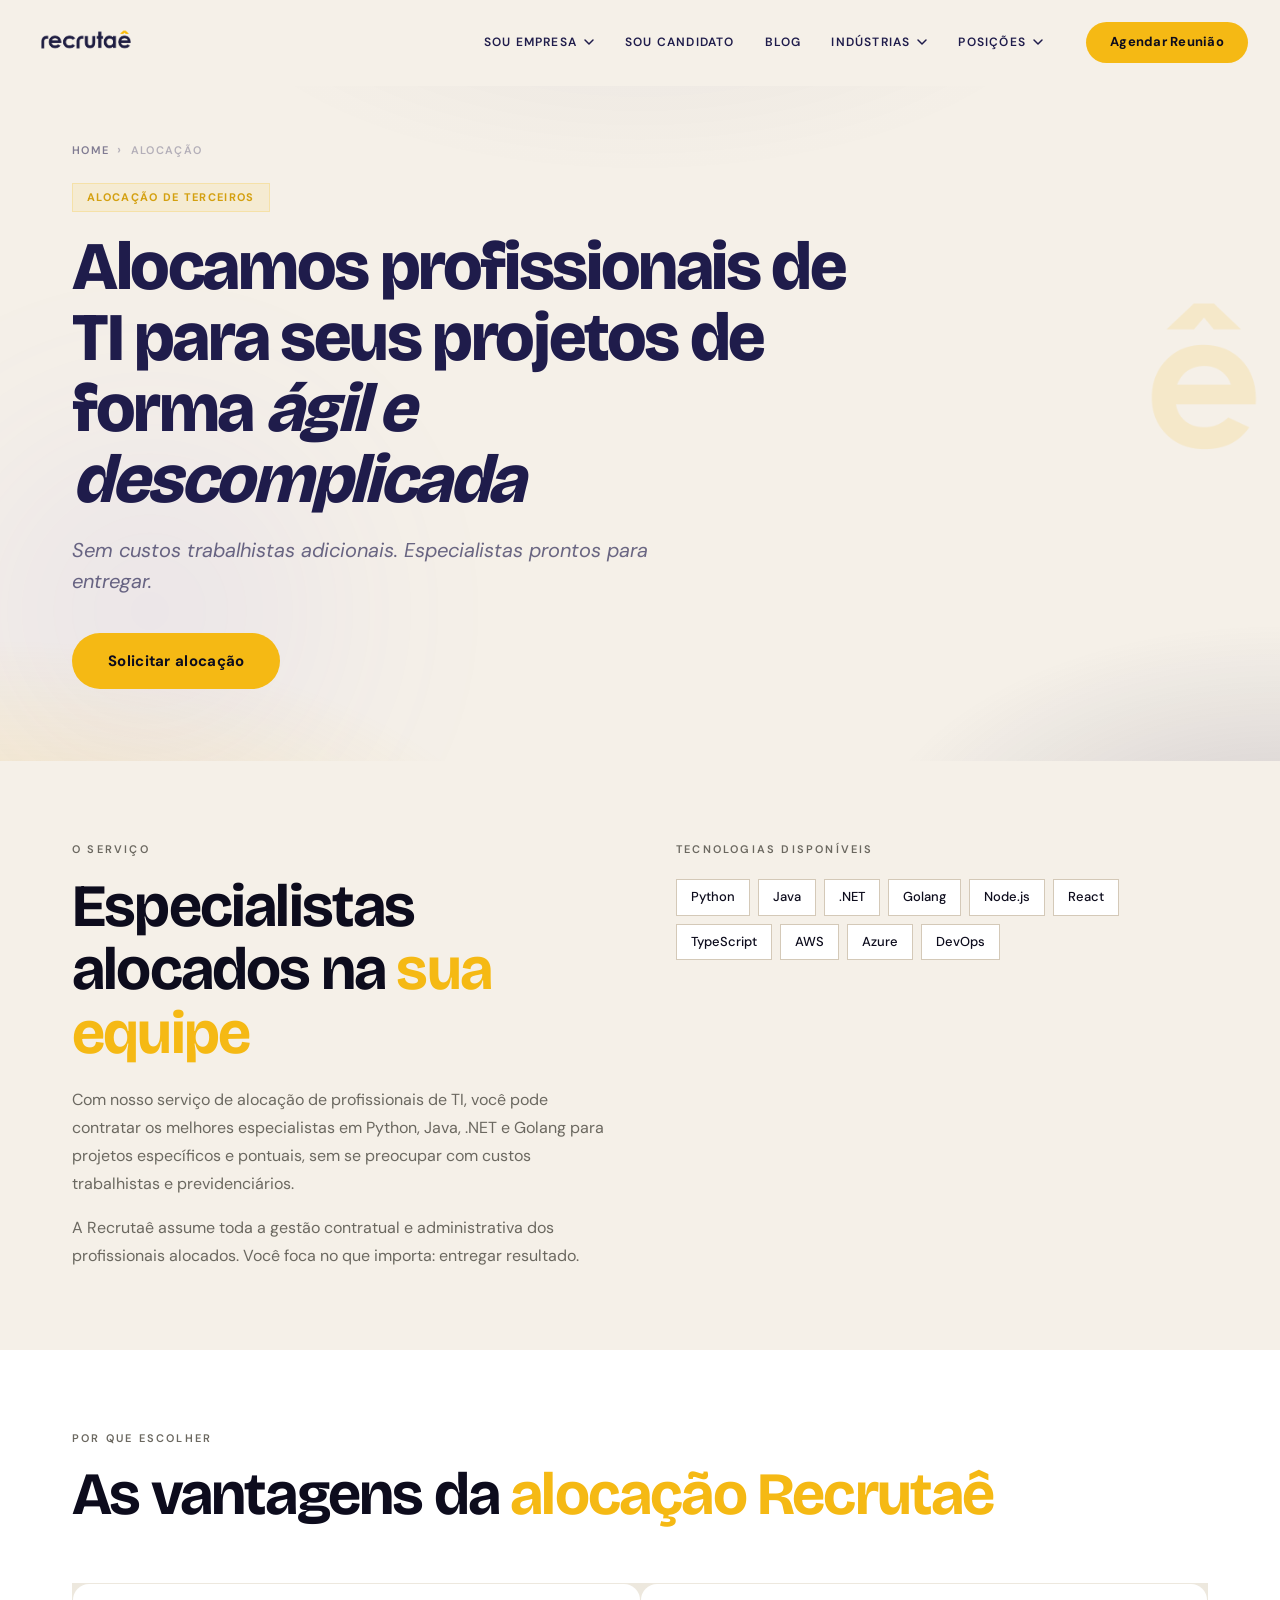
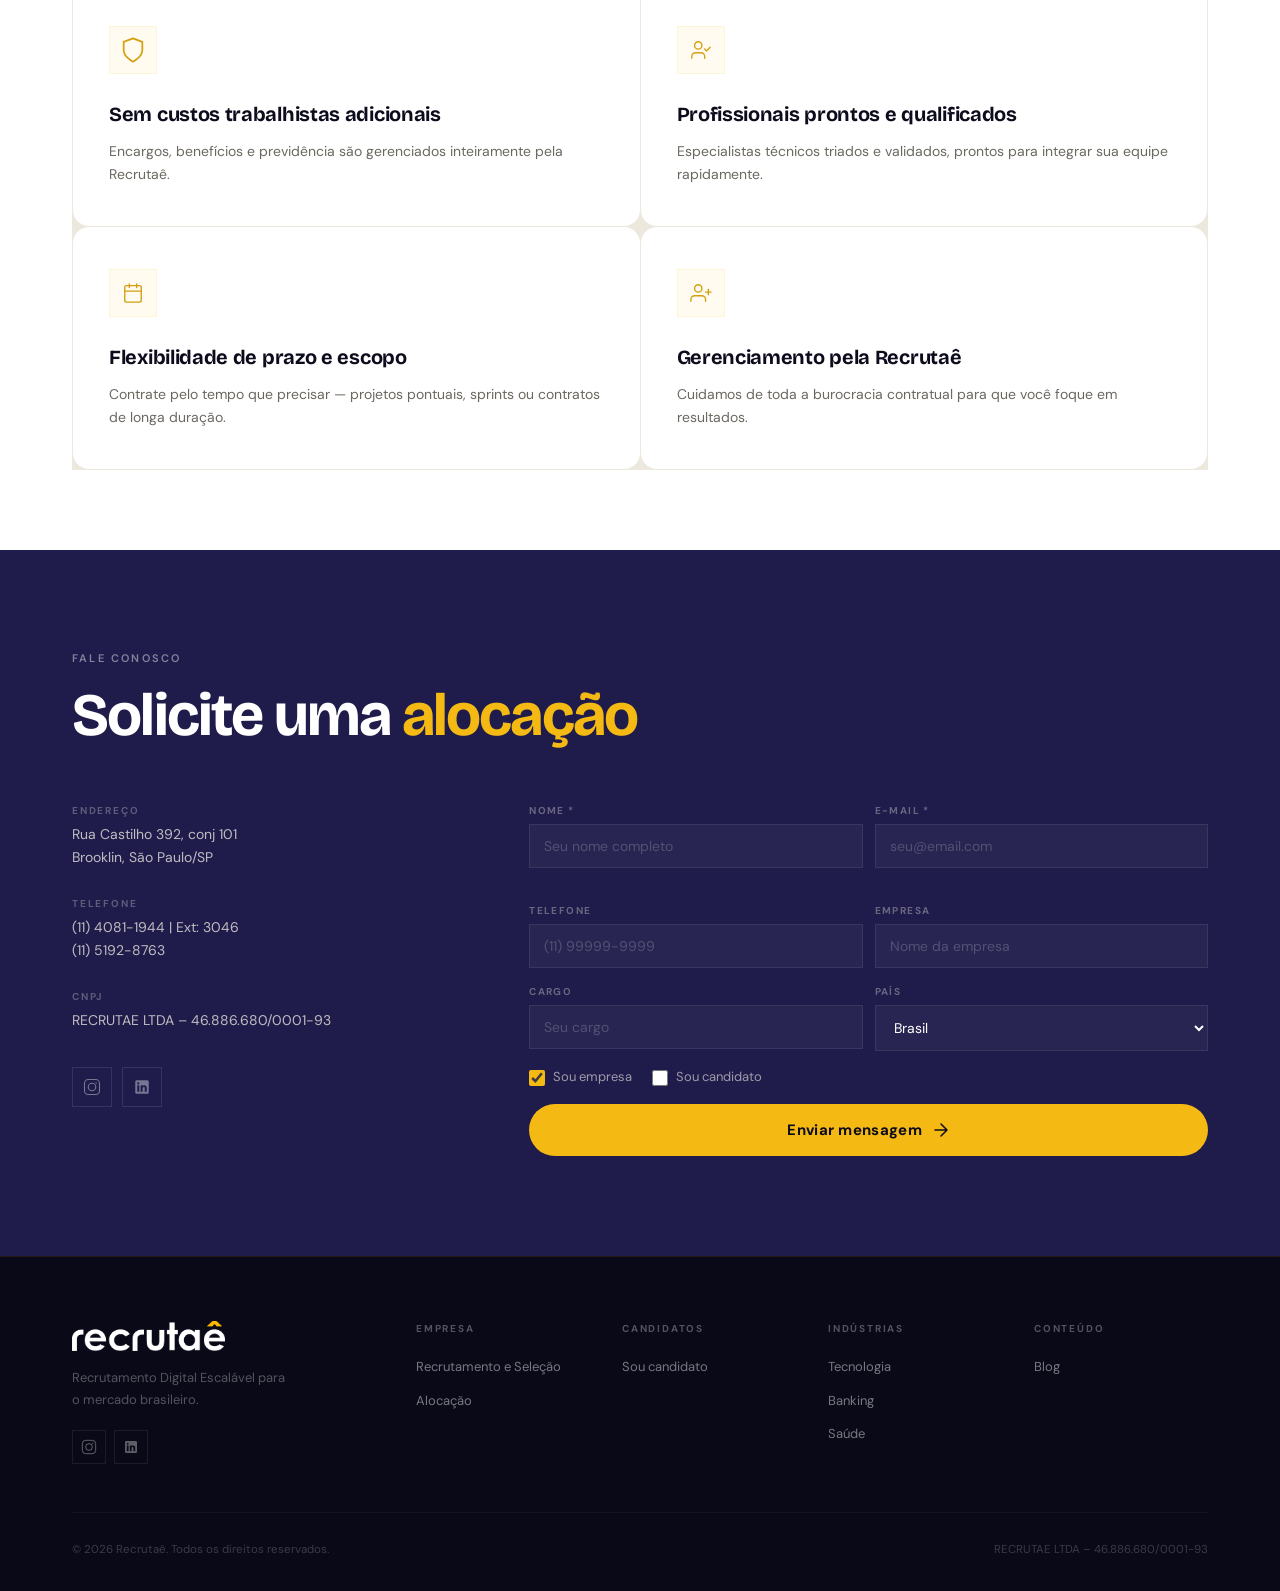
<file: alocacao.html>
<!DOCTYPE html>
<html lang="pt-BR">
<head>
  <meta charset="UTF-8">
  <meta name="viewport" content="width=device-width, initial-scale=1.0">
  <title>Alocação de Profissionais de TI e Outsourcing | Recrutaê</title>
  <meta name="description" content="Serviço de alocação de profissionais de TI (outsourcing) ágil e seguro. Profissionais de tecnologia dedicados aos seus projetos sem custos trabalhistas embutidos.">
  <meta name="keywords" content="alocação de TI, outsourcing de TI, profissionais de tecnologia, terceirização de TI, alocação de desenvolvedores, body shop TI, squad as a service, consultoria de TI">
  <meta name="robots" content="index, follow">
  <link rel="canonical" href="https://recrutae.com.br/alocacao.html">

  <meta property="og:type" content="website">
  <meta property="og:url" content="https://recrutae.com.br/alocacao.html">
  <meta property="og:title" content="Alocação de Profissionais de TI | Recrutaê">
  <meta property="og:description" content="Escale seu time de tecnologia rapidamente com nosso serviço de Outsourcing de TI.">
  <meta property="og:image" content="https://recrutae.com.br/assets/logos/Recrutae%20horizontal%202026.png">

  <meta property="twitter:card" content="summary_large_image">
  <meta property="twitter:url" content="https://recrutae.com.br/alocacao.html">
  <meta property="twitter:title" content="Alocação de Profissionais de TI | Recrutaê">
  <meta property="twitter:description" content="Escale seu time de tecnologia rapidamente com nosso serviço de Outsourcing de TI.">
  <meta property="twitter:image" content="https://recrutae.com.br/assets/logos/Recrutae%20horizontal%202026.png">

  <link rel="preconnect" href="https://fonts.googleapis.com">
  <link rel="preconnect" href="https://fonts.gstatic.com" crossorigin>
  <link href="https://fonts.googleapis.com/css2?family=Bricolage+Grotesque:opsz,wght@12..96,400;12..96,500;12..96,600;12..96,700;12..96,800&family=DM+Sans:ital,opsz,wght@0,9..40,400;0,9..40,500;0,9..40,600;1,9..40,400&display=swap" rel="stylesheet">
  <link rel="stylesheet" href="style.css?v=4">
  <link rel="icon" href="assets/logos/favicon-square.png" type="image/png">
</head>
<body>
  <div id="page-overlay"></div>

  <nav class="navbar transparent on-dark" id="navbar">
    <div class="nav-container">
      <a href="index.html" class="nav-logo">
        <img src="assets/logos/Recrutae horizontal 2026.png" alt="Recrutaê" class="logo-light" loading="eager">
        <img src="assets/logos/Principal_Recrutae horizontal 2026.png" alt="Recrutaê" class="logo-dark" loading="eager">
      </a>
      <ul class="nav-menu" id="navMenu">
        <li class="nav-item has-dropdown">
          <a href="#" class="nav-link">Sou empresa <svg class="chevron" width="12" height="12" viewBox="0 0 12 12" fill="none"><path d="M2 4l4 4 4-4" stroke="currentColor" stroke-width="1.5" stroke-linecap="round" stroke-linejoin="round"/></svg></a>
          <ul class="dropdown">
            <li><a href="recrutamento-selecao.html">Recrutamento e Seleção</a></li>
            <li><a href="alocacao.html">Alocação</a></li>
          </ul>
        </li>
        <li class="nav-item"><a href="sou-candidato.html" class="nav-link">Sou candidato</a></li>
        <li class="nav-item"><a href="blog.html" class="nav-link">Blog</a></li>
        <li class="nav-item has-dropdown">
          <a href="#" class="nav-link">Indústrias <svg class="chevron" width="12" height="12" viewBox="0 0 12 12" fill="none"><path d="M2 4l4 4 4-4" stroke="currentColor" stroke-width="1.5" stroke-linecap="round" stroke-linejoin="round"/></svg></a>
          <ul class="dropdown dropdown-wide">
            <li><a href="industria-template.html?ind=tecnologia">Tecnologia</a></li>
            <li><a href="industria-template.html?ind=telecom">Telecom</a></li>
            <li><a href="industria-template.html?ind=midia">Mídia</a></li>
            <li><a href="industria-template.html?ind=varejo">Varejo</a></li>
            <li><a href="industria-template.html?ind=bens-consumo">Bens de Consumo</a></li>
            <li><a href="industria-template.html?ind=logistica">Logística</a></li>
            <li><a href="industria-template.html?ind=servicos-financeiros">Serviços Financeiros</a></li>
            <li><a href="industria-template.html?ind=banking">Banking</a></li>
            <li><a href="industria-template.html?ind=agro">Agro</a></li>
            <li><a href="industria-template.html?ind=energia">Energia</a></li>
            <li><a href="industria-template.html?ind=seguros">Seguros</a></li>
            <li><a href="industria-template.html?ind=educacao">Educação</a></li>
            <li><a href="industria-template.html?ind=saude">Saúde</a></li>
            <li><a href="industria-template.html?ind=games">Games</a></li>
          </ul>
        </li>
        <li class="nav-item has-dropdown">
          <a href="#" class="nav-link">Posições <svg class="chevron" width="12" height="12" viewBox="0 0 12 12" fill="none"><path d="M2 4l4 4 4-4" stroke="currentColor" stroke-width="1.5" stroke-linecap="round" stroke-linejoin="round"/></svg></a>
          <ul class="dropdown dropdown-wide">
            <li><a href="posicao-template.html?pos=bancos-financeiros">Bancos e Serviços Financeiros</a></li>
            <li><a href="posicao-template.html?pos=engenharia-manufatura">Engenharia e Manufatura</a></li>
            <li><a href="posicao-template.html?pos=financeiro-tributario">Financeiro e Tributário</a></li>
            <li><a href="posicao-template.html?pos=imobiliario-construcao">Imobiliário e Construção</a></li>
            <li><a href="posicao-template.html?pos=juridico-legal">Jurídico e Legal</a></li>
            <li><a href="posicao-template.html?pos=marketing-comunicacao">Marketing/Comunicação/Digital</a></li>
            <li><a href="posicao-template.html?pos=operacoes-logistica">Operações/Logística/Supply Chain</a></li>
            <li><a href="posicao-template.html?pos=petroleo-gas">Petróleo e Gás</a></li>
            <li><a href="posicao-template.html?pos=recursos-humanos">Recursos Humanos</a></li>
            <li><a href="posicao-template.html?pos=saude-ciencias">Saúde e Ciências</a></li>
            <li><a href="posicao-template.html?pos=tecnologia-informacao">Tecnologia da Informação</a></li>
            <li><a href="posicao-template.html?pos=vendas">Vendas</a></li>
          </ul>
        </li>
      </ul>
      <a href="index.html#contato" class="btn-cta-nav">Agendar Reunião</a>
      <button class="hamburger" id="hamburger" aria-label="Menu"><span></span><span></span><span></span></button>
    </div>
  </nav>
  <div class="mobile-menu-overlay" id="mobileOverlay"></div>

  <main>

    <!-- HERO -->
    <section class="page-hero">
      <div class="hero-blob-gold"></div>
      <div class="container">
        <nav class="breadcrumb" aria-label="Breadcrumb">
          <a href="index.html">Home</a>
          <span class="breadcrumb-sep">›</span>
          <span>Alocação</span>
        </nav>
        <span class="badge badge-gold animate-up">Alocação de Terceiros</span>
        <h1 class="page-hero-title animate-up">Alocamos profissionais de TI para seus projetos de forma <em>ágil e descomplicada</em></h1>
        <p class="page-hero-sub animate-up">Sem custos trabalhistas adicionais. Especialistas prontos para entregar.</p>
        <a href="#contato" class="btn btn-gold animate-up">Solicitar alocação</a>
      </div>
    </section>

    <!-- SOBRE O SERVICO -->
    <section class="section-cream">
      <div class="container">
        <div class="two-col-text">
          <div class="two-col-left animate-up">
            <span class="label">O serviço</span>
            <h2 class="section-title">Especialistas alocados na <em>sua equipe</em></h2>
            <p class="section-body">Com nosso serviço de alocação de profissionais de TI, você pode contratar os melhores especialistas em Python, Java, .NET e Golang para projetos específicos e pontuais, sem se preocupar com custos trabalhistas e previdenciários.</p>
            <p class="section-body" style="margin-top:16px">A Recrutaê assume toda a gestão contratual e administrativa dos profissionais alocados. Você foca no que importa: entregar resultado.</p>
          </div>
          <div class="two-col-right animate-up stagger-1">
            <span class="label" style="display:block;margin-bottom:20px">Tecnologias disponíveis</span>
            <div class="chips">
              <span class="chip">Python</span>
              <span class="chip">Java</span>
              <span class="chip">.NET</span>
              <span class="chip">Golang</span>
              <span class="chip">Node.js</span>
              <span class="chip">React</span>
              <span class="chip">TypeScript</span>
              <span class="chip">AWS</span>
              <span class="chip">Azure</span>
              <span class="chip">DevOps</span>
            </div>
          </div>
        </div>
      </div>
    </section>

    <!-- BENEFICIOS -->
    <section class="section-white">
      <div class="container">
        <div class="section-header animate-up">
          <span class="label">Por que escolher</span>
          <h2 class="section-title">As vantagens da <em>alocação Recrutaê</em></h2>
        </div>
        <div class="feature-grid">
          <div class="feature-card animate-up">
            <div class="feature-icon">
              <svg width="28" height="28" viewBox="0 0 24 24" fill="none" stroke="currentColor" stroke-width="1.5" stroke-linecap="round" stroke-linejoin="round"><path d="M12 22s8-4 8-10V5l-8-3-8 3v7c0 6 8 10 8 10z"/></svg>
            </div>
            <h3 class="feature-title">Sem custos trabalhistas adicionais</h3>
            <p class="feature-body">Encargos, benefícios e previdência são gerenciados inteiramente pela Recrutaê.</p>
          </div>
          <div class="feature-card animate-up stagger-1">
            <div class="feature-icon">
              <svg width="22" height="22" viewBox="0 0 24 24" fill="none" stroke="currentColor" stroke-width="1.5" stroke-linecap="round" stroke-linejoin="round"><path d="M16 21v-2a4 4 0 0 0-4-4H6a4 4 0 0 0-4 4v2"/><circle cx="9" cy="7" r="4"/><polyline points="16 11 18 13 22 9"/></svg>
            </div>
            <h3 class="feature-title">Profissionais prontos e qualificados</h3>
            <p class="feature-body">Especialistas técnicos triados e validados, prontos para integrar sua equipe rapidamente.</p>
          </div>
          <div class="feature-card animate-up stagger-2">
            <div class="feature-icon">
              <svg width="22" height="22" viewBox="0 0 24 24" fill="none" stroke="currentColor" stroke-width="1.5" stroke-linecap="round" stroke-linejoin="round"><rect x="3" y="4" width="18" height="18" rx="2"/><line x1="16" y1="2" x2="16" y2="6"/><line x1="8" y1="2" x2="8" y2="6"/><line x1="3" y1="10" x2="21" y2="10"/></svg>
            </div>
            <h3 class="feature-title">Flexibilidade de prazo e escopo</h3>
            <p class="feature-body">Contrate pelo tempo que precisar — projetos pontuais, sprints ou contratos de longa duração.</p>
          </div>
          <div class="feature-card animate-up stagger-3">
            <div class="feature-icon">
              <svg width="22" height="22" viewBox="0 0 24 24" fill="none" stroke="currentColor" stroke-width="1.5" stroke-linecap="round" stroke-linejoin="round"><path d="M17 21v-2a4 4 0 0 0-4-4H5a4 4 0 0 0-4 4v2"/><circle cx="9" cy="7" r="4"/><line x1="23" y1="11" x2="17" y2="11"/><line x1="20" y1="8" x2="20" y2="14"/></svg>
            </div>
            <h3 class="feature-title">Gerenciamento pela Recrutaê</h3>
            <p class="feature-body">Cuidamos de toda a burocracia contratual para que você foque em resultados.</p>
          </div>
        </div>
      </div>
    </section>

    <!-- CONTACT -->
    <section class="contact" id="contato">
      <div class="container">
        <div class="contact-header animate-up">
          <span class="label label-light">Fale conosco</span>
          <h2 class="section-title" style="color:var(--white)">Solicite uma <em>alocação</em></h2>
        </div>
        <div class="contact-grid">
          <div class="contact-info animate-up">
            <div class="contact-info-block">
              <p class="contact-info-lbl">Endereço</p>
              <p class="contact-info-val">Rua Castilho 392, conj 101<br>Brooklin, São Paulo/SP</p>
            </div>
            <div class="contact-info-block">
              <p class="contact-info-lbl">Telefone</p>
              <p class="contact-info-val">(11) 4081-1944 | Ext: 3046<br>(11) 5192-8763</p>
            </div>
            <div class="contact-info-block">
              <p class="contact-info-lbl">CNPJ</p>
              <p class="contact-info-val">RECRUTAE LTDA – 46.886.680/0001-93</p>
            </div>
            <div class="contact-social">
              <a href="https://www.instagram.com/recrut.ae" target="_blank" rel="noopener" class="social-icon-link" aria-label="Instagram">
                <svg width="18" height="18" viewBox="0 0 24 24" fill="none"><rect x="2" y="2" width="20" height="20" rx="5" stroke="currentColor" stroke-width="1.5"/><circle cx="12" cy="12" r="5" stroke="currentColor" stroke-width="1.5"/><circle cx="17.5" cy="6.5" r="1" fill="currentColor"/></svg>
              </a>
              <a href="https://www.linkedin.com/company/recruta%C3%AA/posts/?feedView=all" target="_blank" rel="noopener" class="social-icon-link" aria-label="LinkedIn">
                <svg width="18" height="18" viewBox="0 0 24 24" fill="currentColor" aria-hidden="true"><path d="M19 3a2 2 0 0 1 2 2v14a2 2 0 0 1-2 2H5a2 2 0 0 1-2-2V5a2 2 0 0 1 2-2h14zM8.339 18.337V9.667H5.667v8.67h2.672zM7.003 8.51c.92 0 1.484-.61 1.484-1.371-.017-.778-.563-1.371-1.466-1.371-.902 0-1.491.593-1.491 1.371 0 .761.572 1.371 1.456 1.371h.017zm11.335 9.827v-4.97c0-2.465-1.317-3.612-3.073-3.612-1.418 0-2.052.78-2.408 1.327h.018V9.667h-2.672c.035.754 0 8.67 0 8.67h2.672v-4.842c0-.24.017-.48.087-.652.19-.48.628-.977 1.36-.977.96 0 1.345.732 1.345 1.804v4.667h2.671z"/></svg>
              </a>
            </div>
          </div>
          <form class="contact-form animate-up stagger-1" id="contactFormAloc" novalidate>
            <div class="form-row">
              <div class="form-group">
                <label for="nome">Nome *</label>
                <input type="text" id="nome" name="nome" required placeholder="Seu nome completo">
                <span class="form-error"></span>
              </div>
              <div class="form-group">
                <label for="email">E-mail *</label>
                <input type="email" id="email" name="email" required placeholder="seu@email.com">
                <span class="form-error"></span>
              </div>
            </div>
            <div class="form-row">
              <div class="form-group">
                <label for="tel">Telefone</label>
                <input type="tel" id="tel" name="telefone" placeholder="(11) 99999-9999">
              </div>
              <div class="form-group">
                <label for="empresa">Empresa</label>
                <input type="text" id="empresa" name="empresa" placeholder="Nome da empresa">
              </div>
            </div>
            <div class="form-row">
              <div class="form-group">
                <label for="cargo">Cargo</label>
                <input type="text" id="cargo" name="cargo" placeholder="Seu cargo">
              </div>
              <div class="form-group">
                <label for="pais">País</label>
                <select id="pais" name="pais">
                  <option value="BR" selected>Brasil</option>
                  <option value="PT">Portugal</option>
                  <option value="US">Estados Unidos</option>
                  <option value="AR">Argentina</option>
                  <option value="MX">México</option>
                </select>
              </div>
            </div>
            <div class="form-checks">
              <label class="form-check"><input type="checkbox" name="tipo" value="empresa" checked> Sou empresa</label>
              <label class="form-check"><input type="checkbox" name="tipo" value="candidato"> Sou candidato</label>
            </div>
            <button type="submit" class="btn btn-gold btn-full">
              <span>Enviar mensagem</span>
              <svg width="18" height="18" viewBox="0 0 18 18" fill="none"><path d="M3 9h12M9 3l6 6-6 6" stroke="currentColor" stroke-width="1.5" stroke-linecap="round" stroke-linejoin="round"/></svg>
            </button>
            <div class="form-success" id="formSuccess" style="display:none">
              <svg width="20" height="20" viewBox="0 0 20 20" fill="none"><circle cx="10" cy="10" r="9" stroke="currentColor" stroke-width="1.5"/><path d="M7 10l2 2 4-4" stroke="currentColor" stroke-width="1.5" stroke-linecap="round" stroke-linejoin="round"/></svg>
              Mensagem enviada! Entraremos em contato em breve.
            </div>
          </form>
        </div>
      </div>
    </section>

  </main>

  <footer class="footer">
    <div class="container">
      <div class="footer-top">
        <div class="footer-brand">
          <img src="assets/logos/Recrutae horizontal 2026.png" alt="Recrutaê" class="footer-logo" loading="lazy">
          <p class="footer-desc">Recrutamento Digital Escalável para o mercado brasileiro.</p>
          <div class="footer-socials">
            <a href="https://www.instagram.com/recrut.ae" target="_blank" rel="noopener" aria-label="Instagram">
              <svg width="16" height="16" viewBox="0 0 24 24" fill="none"><rect x="2" y="2" width="20" height="20" rx="5" stroke="currentColor" stroke-width="1.5"/><circle cx="12" cy="12" r="5" stroke="currentColor" stroke-width="1.5"/><circle cx="17.5" cy="6.5" r="1" fill="currentColor"/></svg>
            </a>
            <a href="https://www.linkedin.com/company/recruta%C3%AA/posts/?feedView=all" target="_blank" rel="noopener" aria-label="LinkedIn">
              <svg width="16" height="16" viewBox="0 0 24 24" fill="currentColor" aria-hidden="true"><path d="M19 3a2 2 0 0 1 2 2v14a2 2 0 0 1-2 2H5a2 2 0 0 1-2-2V5a2 2 0 0 1 2-2h14zM8.339 18.337V9.667H5.667v8.67h2.672zM7.003 8.51c.92 0 1.484-.61 1.484-1.371-.017-.778-.563-1.371-1.466-1.371-.902 0-1.491.593-1.491 1.371 0 .761.572 1.371 1.456 1.371h.017zm11.335 9.827v-4.97c0-2.465-1.317-3.612-3.073-3.612-1.418 0-2.052.78-2.408 1.327h.018V9.667h-2.672c.035.754 0 8.67 0 8.67h2.672v-4.842c0-.24.017-.48.087-.652.19-.48.628-.977 1.36-.977.96 0 1.345.732 1.345 1.804v4.667h2.671z"/></svg>
            </a>
          </div>
        </div>
        <nav class="footer-nav">
          <div class="footer-col"><h4>Empresa</h4><ul><li><a href="recrutamento-selecao.html">Recrutamento e Seleção</a></li><li><a href="alocacao.html">Alocação</a></li></ul></div>
          <div class="footer-col"><h4>Candidatos</h4><ul><li><a href="sou-candidato.html">Sou candidato</a></li></ul></div>
          <div class="footer-col"><h4>Indústrias</h4><ul><li><a href="industria-template.html?ind=tecnologia">Tecnologia</a></li><li><a href="industria-template.html?ind=banking">Banking</a></li><li><a href="industria-template.html?ind=saude">Saúde</a></li></ul></div>
          <div class="footer-col"><h4>Conteúdo</h4><ul><li><a href="blog.html">Blog</a></li></ul></div>
        </nav>
      </div>
      <div class="footer-bottom">
        <p>© 2026 Recrutaê. Todos os direitos reservados.</p>
        <p>RECRUTAE LTDA – 46.886.680/0001-93</p>
      </div>
    </div>
  </footer>

  <script src="script.js?v=4"></script>
</body>
</html>
</file>
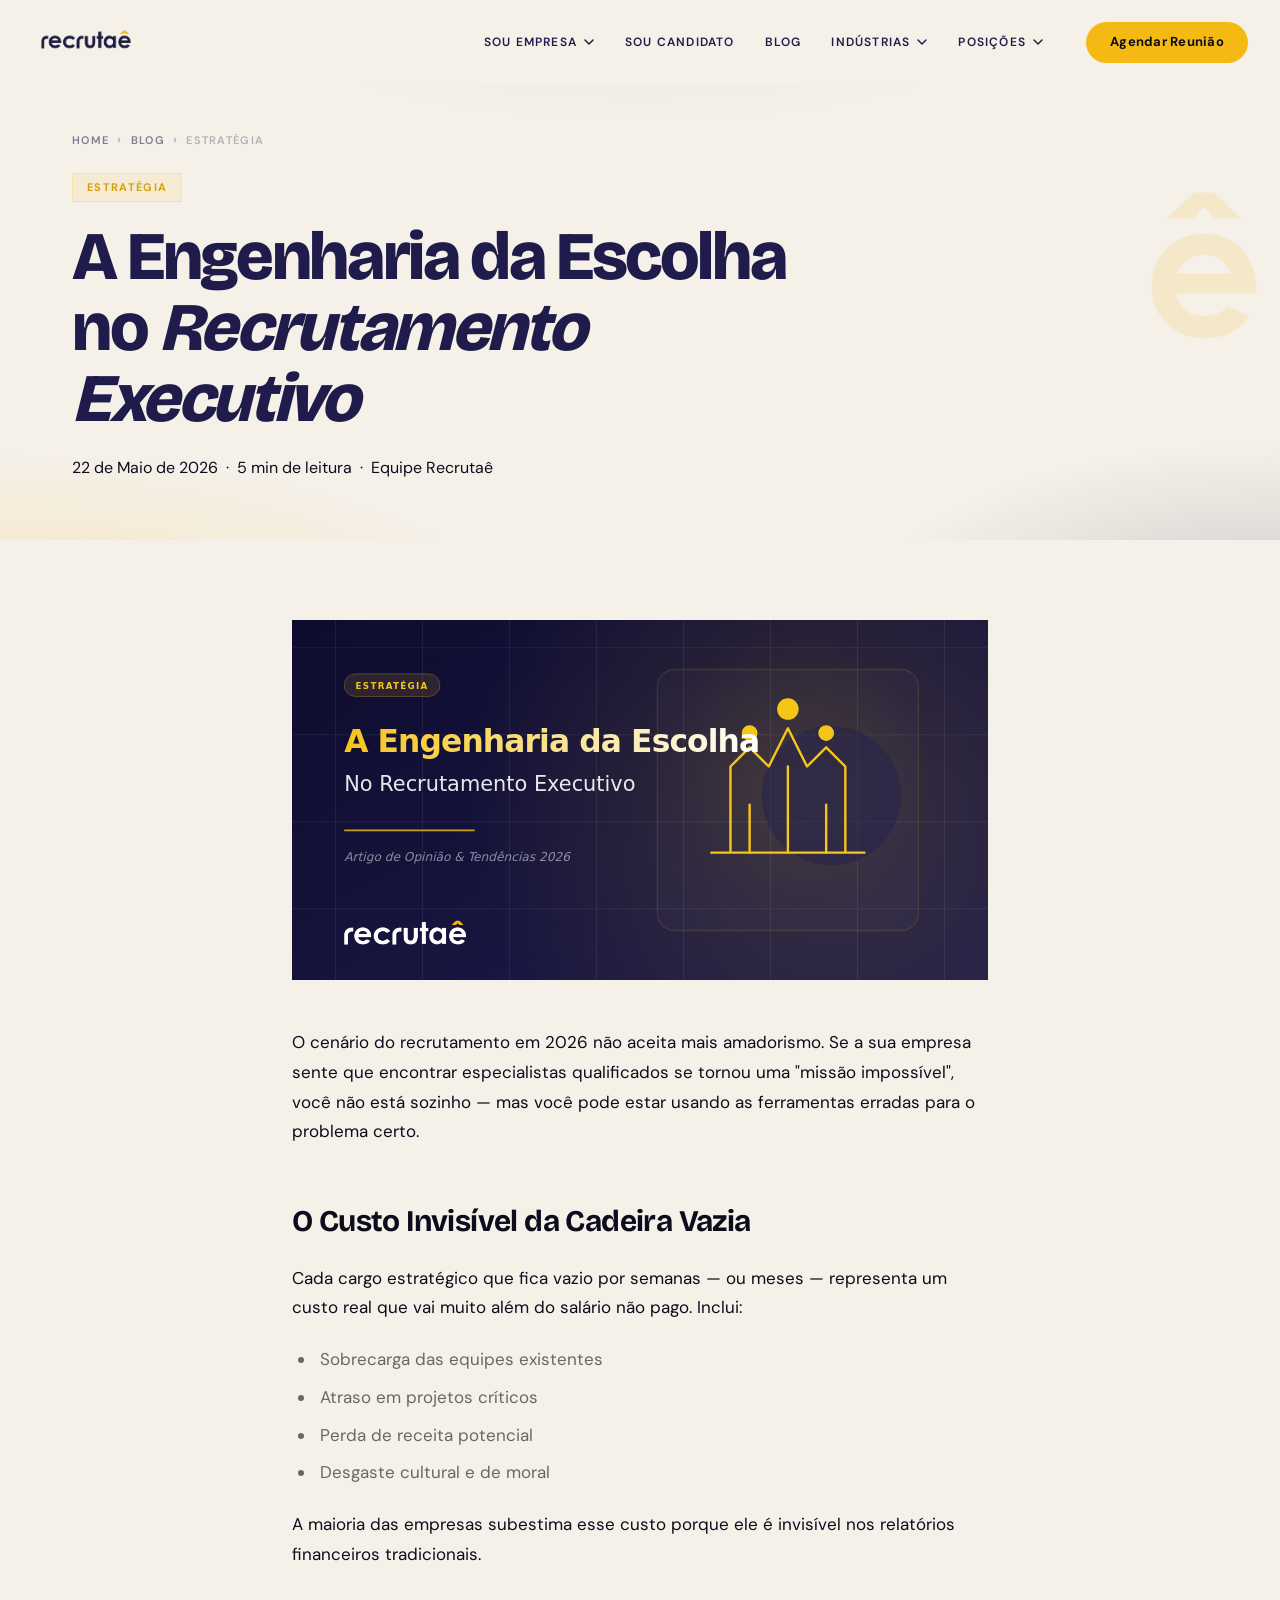
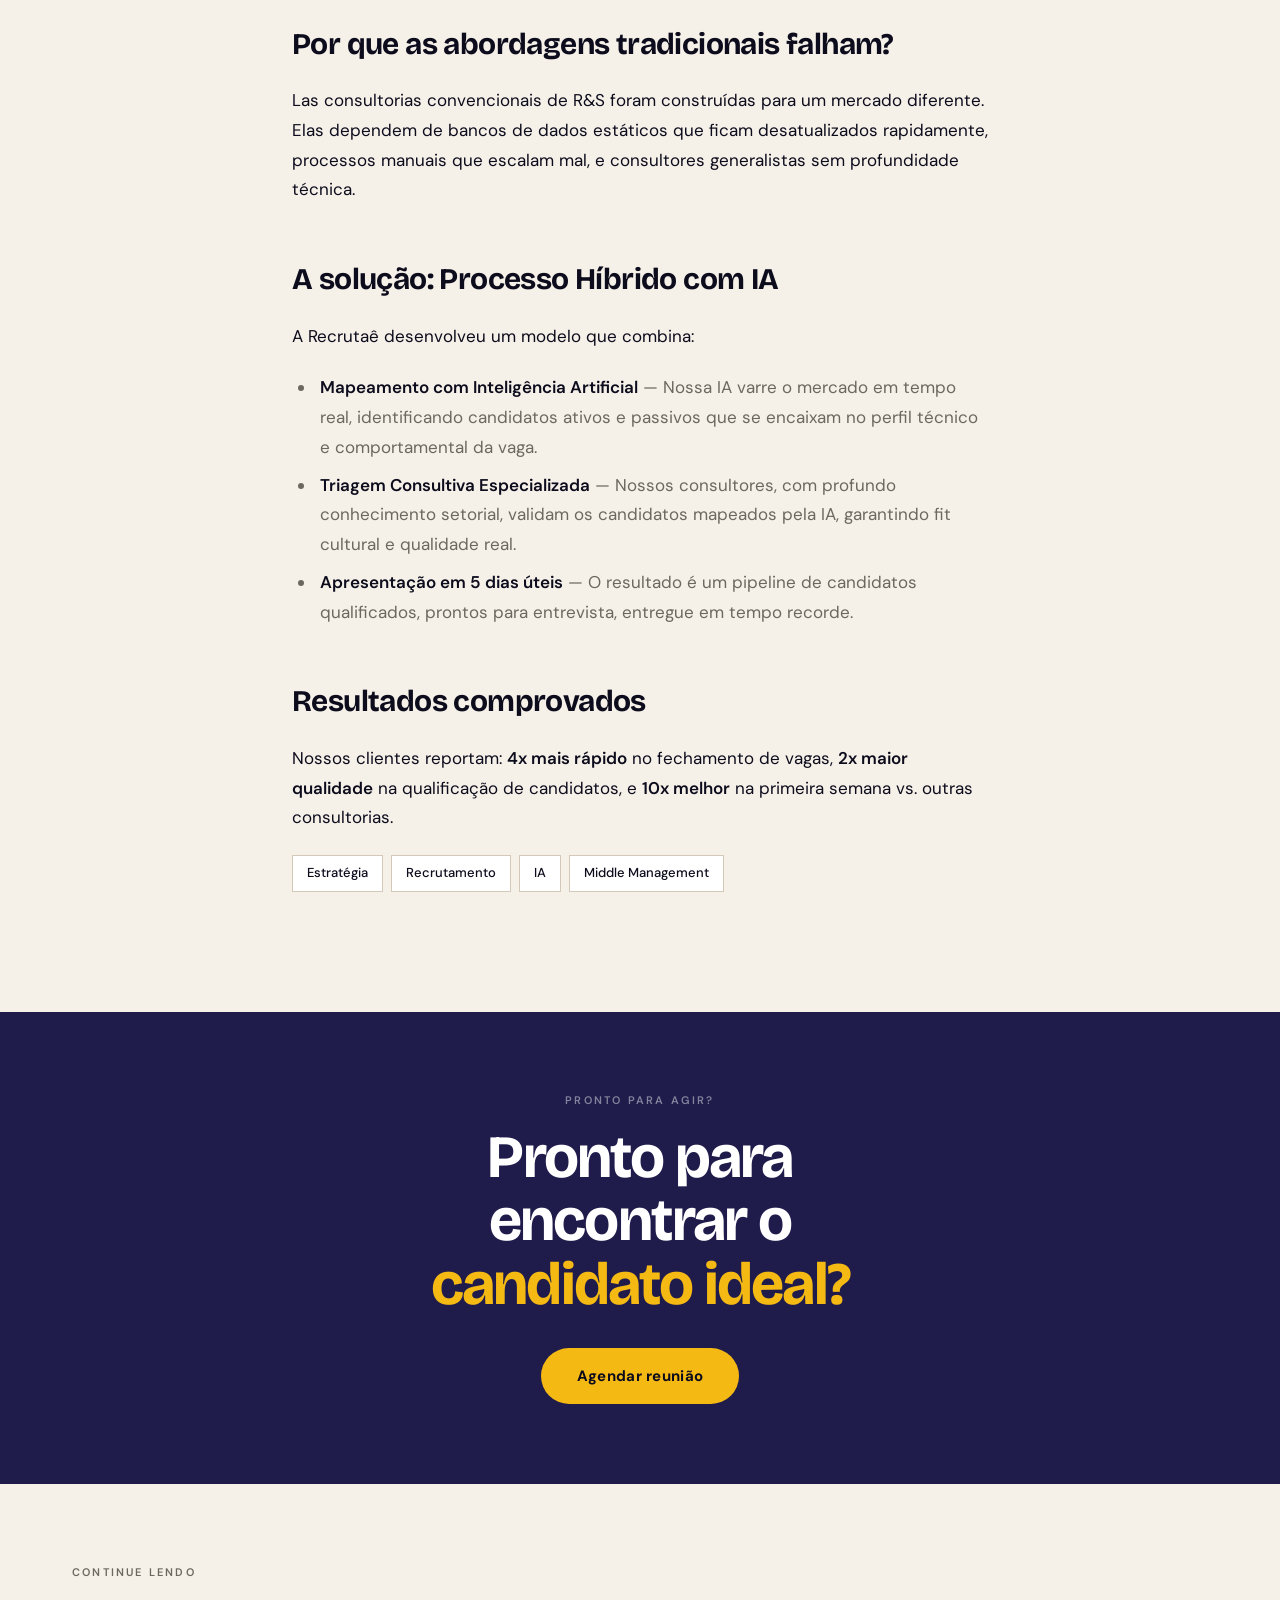
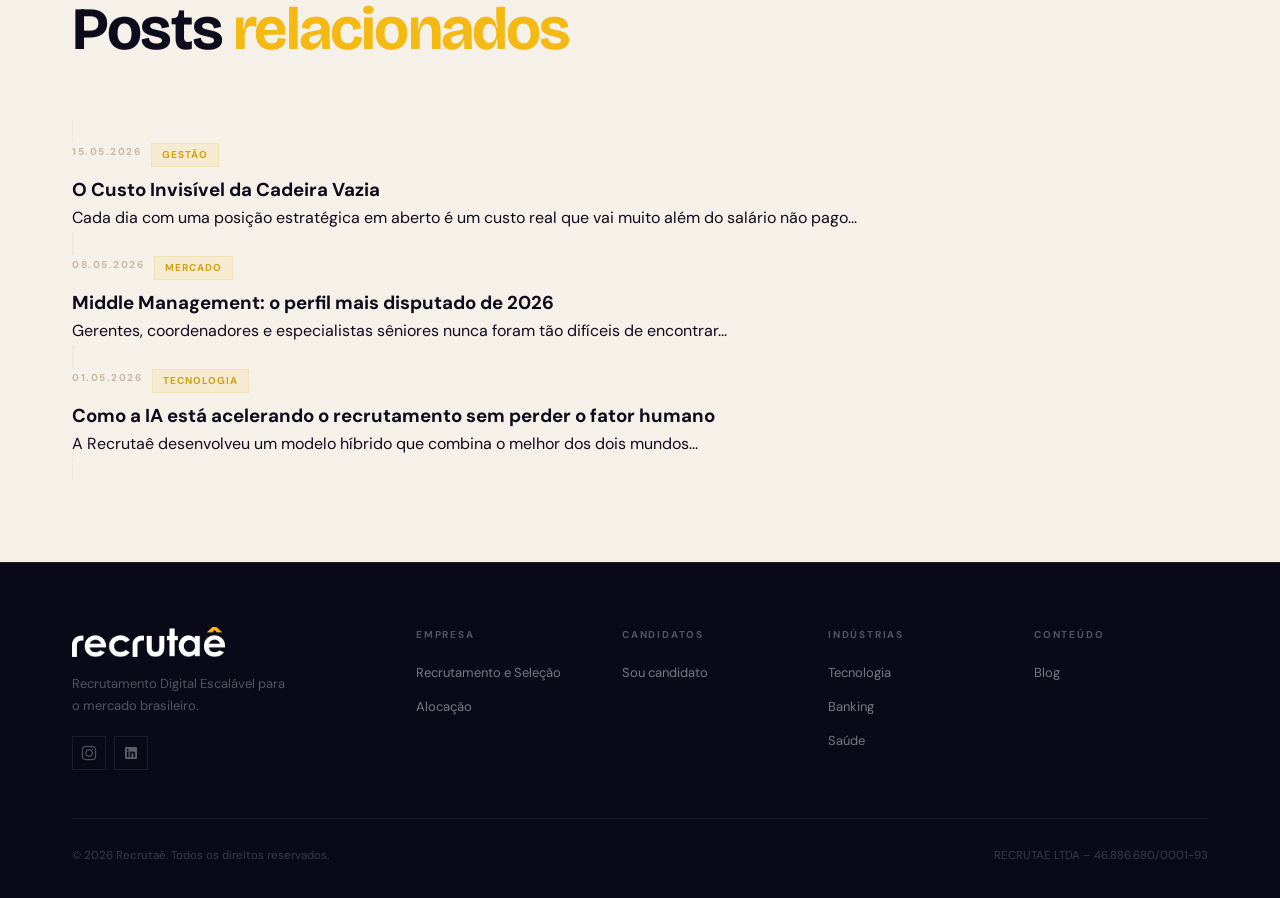
<file: blog-post.html>
<!DOCTYPE html>
<html lang="pt-BR">
<head>
  <meta charset="UTF-8">
  <meta name="viewport" content="width=device-width, initial-scale=1.0">
  <title>A Engenharia da Escolha no Recrutamento Executivo | Recrutaê Blog</title>
  <meta name="description" content="O cenário do recrutamento não aceita amadorismo. Entenda como o modelo de recrutamento digital da Recrutaê transforma o processo de seleção de executivos.">
  <meta name="keywords" content="recrutamento executivo, headhunter executivo, seleção de liderança, recrutamento c-level, tendências recrutamento, recrutamento corporativo, recrutae">
  <meta name="robots" content="index, follow">
  <link rel="canonical" href="https://recrutae.com.br/blog-post.html">

  <meta property="og:type" content="article">
  <meta property="og:url" content="https://recrutae.com.br/blog-post.html">
  <meta property="og:title" content="A Engenharia da Escolha no Recrutamento Executivo">
  <meta property="og:description" content="Descubra como o mercado de recrutamento mudou e por que processos ágeis são vitais na contratação de lideranças.">
  <meta property="og:image" content="https://images.unsplash.com/photo-1521737604893-d14cc237f11d?auto=format&fit=crop&w=800&q=80">

  <meta property="twitter:card" content="summary_large_image">
  <meta property="twitter:url" content="https://recrutae.com.br/blog-post.html">
  <meta property="twitter:title" content="A Engenharia da Escolha no Recrutamento Executivo">
  <meta property="twitter:description" content="Descubra como o mercado de recrutamento mudou e por que processos ágeis são vitais na contratação de lideranças.">
  <meta property="twitter:image" content="https://images.unsplash.com/photo-1521737604893-d14cc237f11d?auto=format&fit=crop&w=800&q=80">

  <link rel="preconnect" href="https://fonts.googleapis.com">
  <link rel="preconnect" href="https://fonts.gstatic.com" crossorigin>
  <link href="https://fonts.googleapis.com/css2?family=Bricolage+Grotesque:opsz,wght@12..96,400;12..96,500;12..96,600;12..96,700;12..96,800&family=DM+Sans:ital,opsz,wght@0,9..40,400;0,9..40,500;0,9..40,600;1,9..40,400&display=swap" rel="stylesheet">
  <link rel="stylesheet" href="style.css?v=4">
  <link rel="icon" href="assets/logos/favicon-square.png" type="image/png">
</head>
<body>
  <div id="page-overlay"></div>

  <nav class="navbar transparent on-dark" id="navbar">
    <div class="nav-container">
      <a href="index.html" class="nav-logo">
        <img src="assets/logos/Recrutae horizontal 2026.png" alt="Recrutaê" class="logo-light" loading="eager">
        <img src="assets/logos/Principal_Recrutae horizontal 2026.png" alt="Recrutaê" class="logo-dark" loading="eager">
      </a>
      <ul class="nav-menu" id="navMenu">
        <li class="nav-item has-dropdown">
          <a href="#" class="nav-link">Sou empresa <svg class="chevron" width="12" height="12" viewBox="0 0 12 12" fill="none"><path d="M2 4l4 4 4-4" stroke="currentColor" stroke-width="1.5" stroke-linecap="round" stroke-linejoin="round"/></svg></a>
          <ul class="dropdown">
            <li><a href="recrutamento-selecao.html">Recrutamento e Seleção</a></li>
            <li><a href="alocacao.html">Alocação</a></li>
          </ul>
        </li>
        <li class="nav-item"><a href="sou-candidato.html" class="nav-link">Sou candidato</a></li>
        <li class="nav-item"><a href="blog.html" class="nav-link">Blog</a></li>
        <li class="nav-item has-dropdown">
          <a href="#" class="nav-link">Indústrias <svg class="chevron" width="12" height="12" viewBox="0 0 12 12" fill="none"><path d="M2 4l4 4 4-4" stroke="currentColor" stroke-width="1.5" stroke-linecap="round" stroke-linejoin="round"/></svg></a>
          <ul class="dropdown dropdown-wide">
            <li><a href="industria-template.html?ind=tecnologia">Tecnologia</a></li>
            <li><a href="industria-template.html?ind=telecom">Telecom</a></li>
            <li><a href="industria-template.html?ind=midia">Mídia</a></li>
            <li><a href="industria-template.html?ind=varejo">Varejo</a></li>
            <li><a href="industria-template.html?ind=bens-consumo">Bens de Consumo</a></li>
            <li><a href="industria-template.html?ind=logistica">Logística</a></li>
            <li><a href="industria-template.html?ind=servicos-financeiros">Serviços Financeiros</a></li>
            <li><a href="industria-template.html?ind=banking">Banking</a></li>
            <li><a href="industria-template.html?ind=agro">Agro</a></li>
            <li><a href="industria-template.html?ind=energia">Energia</a></li>
            <li><a href="industria-template.html?ind=seguros">Seguros</a></li>
            <li><a href="industria-template.html?ind=educacao">Educação</a></li>
            <li><a href="industria-template.html?ind=saude">Saúde</a></li>
            <li><a href="industria-template.html?ind=games">Games</a></li>
          </ul>
        </li>
        <li class="nav-item has-dropdown">
          <a href="#" class="nav-link">Posições <svg class="chevron" width="12" height="12" viewBox="0 0 12 12" fill="none"><path d="M2 4l4 4 4-4" stroke="currentColor" stroke-width="1.5" stroke-linecap="round" stroke-linejoin="round"/></svg></a>
          <ul class="dropdown dropdown-wide">
            <li><a href="posicao-template.html?pos=bancos-financeiros">Bancos e Serviços Financeiros</a></li>
            <li><a href="posicao-template.html?pos=engenharia-manufatura">Engenharia e Manufatura</a></li>
            <li><a href="posicao-template.html?pos=financeiro-tributario">Financeiro e Tributário</a></li>
            <li><a href="posicao-template.html?pos=imobiliario-construcao">Imobiliário e Construção</a></li>
            <li><a href="posicao-template.html?pos=juridico-legal">Jurídico e Legal</a></li>
            <li><a href="posicao-template.html?pos=marketing-comunicacao">Marketing/Comunicação/Digital</a></li>
            <li><a href="posicao-template.html?pos=operacoes-logistica">Operações/Logística/Supply Chain</a></li>
            <li><a href="posicao-template.html?pos=petroleo-gas">Petróleo e Gás</a></li>
            <li><a href="posicao-template.html?pos=recursos-humanos">Recursos Humanos</a></li>
            <li><a href="posicao-template.html?pos=saude-ciencias">Saúde e Ciências</a></li>
            <li><a href="posicao-template.html?pos=tecnologia-informacao">Tecnologia da Informação</a></li>
            <li><a href="posicao-template.html?pos=vendas">Vendas</a></li>
          </ul>
        </li>
      </ul>
      <a href="index.html#contato" class="btn-cta-nav">Agendar Reunião</a>
      <button class="hamburger" id="hamburger" aria-label="Menu"><span></span><span></span><span></span></button>
    </div>
  </nav>
  <div class="mobile-menu-overlay" id="mobileOverlay"></div>

  <main>

    <!-- HERO POST -->
    <section class="page-hero page-hero-short">
      <div class="container">
        <nav class="breadcrumb" aria-label="Breadcrumb">
          <a href="index.html">Home</a>
          <span class="breadcrumb-sep">›</span>
          <a href="blog.html">Blog</a>
          <span class="breadcrumb-sep">›</span>
          <span>Estratégia</span>
        </nav>
        <span class="badge badge-gold animate-up">Estratégia</span>
        <h1 class="page-hero-title animate-up" style="max-width:760px">A Engenharia da Escolha no <em>Recrutamento Executivo</em></h1>
        <p class="article-meta animate-up">22 de Maio de 2026 &nbsp;·&nbsp; 5 min de leitura &nbsp;·&nbsp; Equipe Recrutaê</p>
      </div>
    </section>

    <!-- ARTICLE CONTENT -->
    <section class="section-cream">
      <div class="container">
        <div class="article-wrap">
          <div class="article-hero-img" style="background: url('assets/blog/blog1_engenharia_v2.svg') center/cover no-repeat; height:360px; margin-bottom:48px"></div>
          <div class="article-body">
            <p>O cenário do recrutamento em 2026 não aceita mais amadorismo. Se a sua empresa sente que encontrar especialistas qualificados se tornou uma "missão impossível", você não está sozinho — mas você pode estar usando as ferramentas erradas para o problema certo.</p>
            <h2>O Custo Invisível da Cadeira Vazia</h2>
            <p>Cada cargo estratégico que fica vazio por semanas — ou meses — representa um custo real que vai muito além do salário não pago. Inclui:</p>
            <ul>
              <li>Sobrecarga das equipes existentes</li>
              <li>Atraso em projetos críticos</li>
              <li>Perda de receita potencial</li>
              <li>Desgaste cultural e de moral</li>
            </ul>
            <p>A maioria das empresas subestima esse custo porque ele é invisível nos relatórios financeiros tradicionais.</p>
            <h2>Por que as abordagens tradicionais falham?</h2>
            <p>As consultorias convencionais de R&S foram construídas para um mercado diferente. Elas dependem de bancos de dados estáticos que ficam desatualizados rapidamente, processos manuais que escalam mal, e consultores generalistas sem profundidade técnica.</p>
            <h2>A solução: Processo Híbrido com IA</h2>
            <p>A Recrutaê desenvolveu um modelo que combina:</p>
            <ul>
              <li><strong>Mapeamento com Inteligência Artificial</strong> — Nossa IA varre o mercado em tempo real, identificando candidatos ativos e passivos que se encaixam no perfil técnico e comportamental da vaga.</li>
              <li><strong>Triagem Consultiva Especializada</strong> — Nossos consultores, com profundo conhecimento setorial, validam os candidatos mapeados pela IA, garantindo fit cultural e qualidade real.</li>
              <li><strong>Apresentação em 5 dias úteis</strong> — O resultado é um pipeline de candidatos qualificados, prontos para entrevista, entregue em tempo recorde.</li>
            </ul>
            <h2>Resultados comprovados</h2>
            <p>Nossos clientes reportam: <strong>4x mais rápido</strong> no fechamento de vagas, <strong>2x maior qualidade</strong> na qualificação de candidatos, e <strong>10x melhor</strong> na primeira semana vs. outras consultorias.</p>
          </div>
          <div class="article-tags">
            <span class="chip">Estratégia</span>
            <span class="chip">Recrutamento</span>
            <span class="chip">IA</span>
            <span class="chip">Middle Management</span>
          </div>
        </div>
      </div>
    </section>

    <!-- CTA BAND -->
    <section class="contact" style="padding:80px 0">
      <div class="container" style="text-align:center">
        <span class="label label-light animate-up">Pronto para agir?</span>
        <h2 class="section-title animate-up" style="color:var(--white);max-width:560px;margin:16px auto 32px">Pronto para encontrar o <em>candidato ideal?</em></h2>
        <a href="index.html#contato" class="btn btn-gold animate-up">Agendar reunião</a>
      </div>
    </section>

    <!-- POSTS RELACIONADOS -->
    <section class="section-cream">
      <div class="container">
        <div class="section-header animate-up">
          <span class="label">Continue lendo</span>
          <h2 class="section-title">Posts <em>relacionados</em></h2>
        </div>
        <div class="blog-cards-grid">
          <a href="blog-post.html?post=custo-cadeira-vazia" class="blog-card animate-up">
            <div class="blog-card-thumb" style="background: url('assets/blog/blog2_cadeira_v2.svg') center/cover no-repeat;"></div>
            <div class="blog-card-body">
              <div class="blog-post-meta"><span class="blog-post-date">15.05.2026</span><span class="blog-post-tag">Gestão</span></div>
              <h3 class="blog-card-title">O Custo Invisível da Cadeira Vazia</h3>
              <p class="blog-card-preview">Cada dia com uma posição estratégica em aberto é um custo real que vai muito além do salário não pago...</p>
            </div>
          </a>
          <a href="blog-post.html?post=middle-management-2026" class="blog-card animate-up stagger-1">
            <div class="blog-card-thumb" style="background: url('assets/blog/blog3_middle_v2.svg') center/cover no-repeat;"></div>
            <div class="blog-card-body">
              <div class="blog-post-meta"><span class="blog-post-date">08.05.2026</span><span class="blog-post-tag">Mercado</span></div>
              <h3 class="blog-card-title">Middle Management: o perfil mais disputado de 2026</h3>
              <p class="blog-card-preview">Gerentes, coordenadores e especialistas sêniores nunca foram tão difíceis de encontrar...</p>
            </div>
          </a>
          <a href="blog-post.html?post=ia-no-recrutamento" class="blog-card animate-up stagger-2">
            <div class="blog-card-thumb" style="background: url('assets/blog/blog4_ia_v2.svg') center/cover no-repeat;"></div>
            <div class="blog-card-body">
              <div class="blog-post-meta"><span class="blog-post-date">01.05.2026</span><span class="blog-post-tag">Tecnologia</span></div>
              <h3 class="blog-card-title">Como a IA está acelerando o recrutamento sem perder o fator humano</h3>
              <p class="blog-card-preview">A Recrutaê desenvolveu um modelo híbrido que combina o melhor dos dois mundos...</p>
            </div>
          </a>
        </div>
      </div>
    </section>

  </main>

  <footer class="footer">
    <div class="container">
      <div class="footer-top">
        <div class="footer-brand">
          <img src="assets/logos/Recrutae horizontal 2026.png" alt="Recrutaê" class="footer-logo" loading="lazy">
          <p class="footer-desc">Recrutamento Digital Escalável para o mercado brasileiro.</p>
          <div class="footer-socials">
            <a href="https://www.instagram.com/recrut.ae" target="_blank" rel="noopener" aria-label="Instagram">
              <svg width="16" height="16" viewBox="0 0 24 24" fill="none"><rect x="2" y="2" width="20" height="20" rx="5" stroke="currentColor" stroke-width="1.5"/><circle cx="12" cy="12" r="5" stroke="currentColor" stroke-width="1.5"/><circle cx="17.5" cy="6.5" r="1" fill="currentColor"/></svg>
            </a>
            <a href="https://www.linkedin.com/company/recruta%C3%AA/posts/?feedView=all" target="_blank" rel="noopener" aria-label="LinkedIn">
              <svg width="16" height="16" viewBox="0 0 24 24" fill="currentColor" aria-hidden="true"><path d="M19 3a2 2 0 0 1 2 2v14a2 2 0 0 1-2 2H5a2 2 0 0 1-2-2V5a2 2 0 0 1 2-2h14zM8.339 18.337V9.667H5.667v8.67h2.672zM7.003 8.51c.92 0 1.484-.61 1.484-1.371-.017-.778-.563-1.371-1.466-1.371-.902 0-1.491.593-1.491 1.371 0 .761.572 1.371 1.456 1.371h.017zm11.335 9.827v-4.97c0-2.465-1.317-3.612-3.073-3.612-1.418 0-2.052.78-2.408 1.327h.018V9.667h-2.672c.035.754 0 8.67 0 8.67h2.672v-4.842c0-.24.017-.48.087-.652.19-.48.628-.977 1.36-.977.96 0 1.345.732 1.345 1.804v4.667h2.671z"/></svg>
            </a>
          </div>
        </div>
        <nav class="footer-nav">
          <div class="footer-col"><h4>Empresa</h4><ul><li><a href="recrutamento-selecao.html">Recrutamento e Seleção</a></li><li><a href="alocacao.html">Alocação</a></li></ul></div>
          <div class="footer-col"><h4>Candidatos</h4><ul><li><a href="sou-candidato.html">Sou candidato</a></li></ul></div>
          <div class="footer-col"><h4>Indústrias</h4><ul><li><a href="industria-template.html?ind=tecnologia">Tecnologia</a></li><li><a href="industria-template.html?ind=banking">Banking</a></li><li><a href="industria-template.html?ind=saude">Saúde</a></li></ul></div>
          <div class="footer-col"><h4>Conteúdo</h4><ul><li><a href="blog.html">Blog</a></li></ul></div>
        </nav>
      </div>
      <div class="footer-bottom">
        <p>© 2026 Recrutaê. Todos os direitos reservados.</p>
        <p>RECRUTAE LTDA – 46.886.680/0001-93</p>
      </div>
    </div>
  </footer>

  <script src="blog-data.js"></script>
  <script src="script.js?v=4"></script>
  <script>
    document.addEventListener('DOMContentLoaded', () => {
      const params = new URLSearchParams(window.location.search);
      const postId = params.get('post') || 'engenharia-da-escolha';
      const post = blogData[postId];

      if (post) {
        // Update Meta Tags & Title
        document.title = `${post.title} | Recrutaê Blog`;
        document.querySelector('meta[name="description"]')?.setAttribute('content', post.title);
        document.querySelector('meta[property="og:title"]')?.setAttribute('content', post.title);
        document.querySelector('meta[property="twitter:title"]')?.setAttribute('content', post.title);

        // Update Hero Content
        document.querySelector('.breadcrumb span:last-child').textContent = post.tag;
        document.querySelector('.badge.badge-gold').textContent = post.tag;
        document.querySelector('.page-hero-title').innerHTML = post.title.replace('Recrutamento Executivo', '<em>Recrutamento Executivo</em>');
        document.querySelector('.article-meta').innerHTML = `${post.date} &nbsp;·&nbsp; ${post.readTime} &nbsp;·&nbsp; Equipe Recrutaê`;

        // Update Article Body
        document.querySelector('.article-hero-img').style.background = `url('${post.image}') center/cover no-repeat`;
        document.querySelector('.article-body').innerHTML = post.content;

        // Update Tags
        const tagsContainer = document.querySelector('.article-tags');
        if (tagsContainer) {
          tagsContainer.innerHTML = `<span class="chip">${post.tag}</span>` + 
            (postId === 'engenharia-da-escolha' ? '<span class="chip">Recrutamento</span><span class="chip">IA</span><span class="chip">Middle Management</span>' : '');
        }
      } else {
        // Redirect to blog if post not found
        // window.location.href = 'blog.html';
      }
    });
  </script>
</body>
</html>
</file>
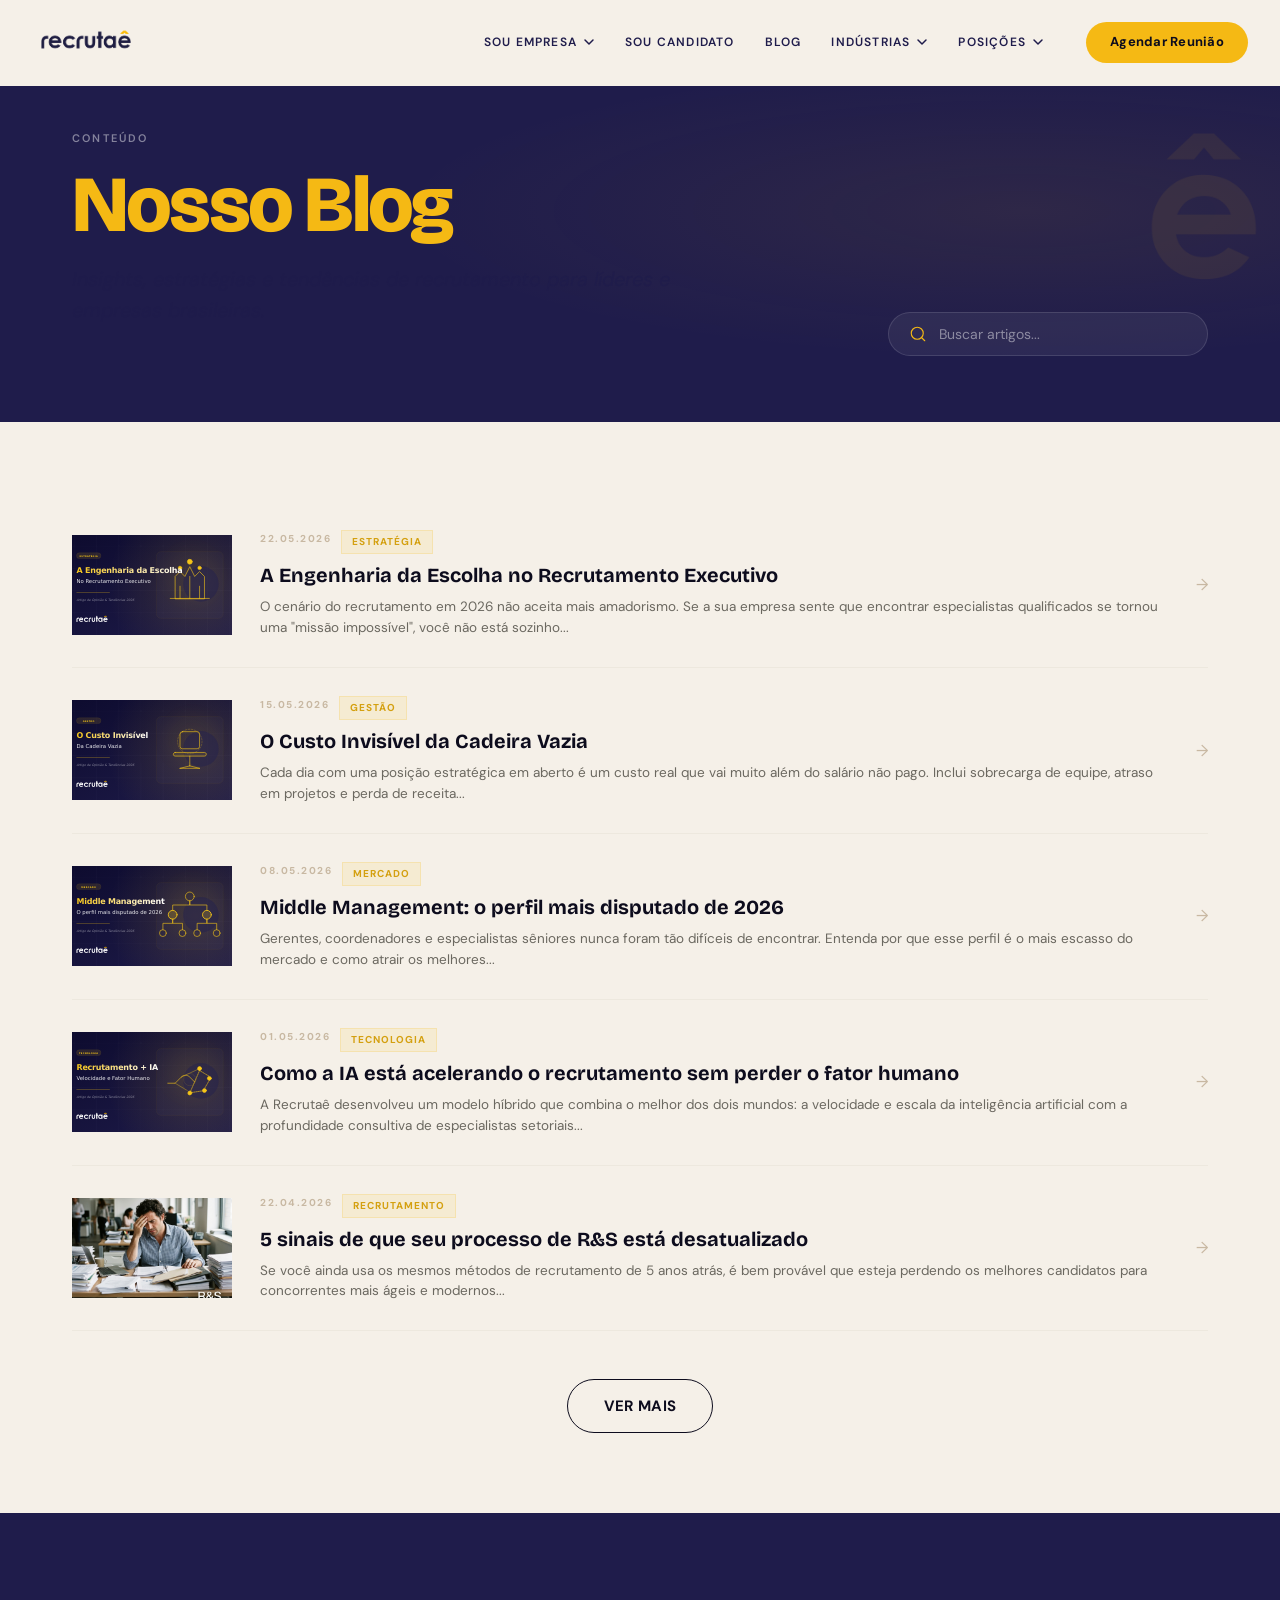
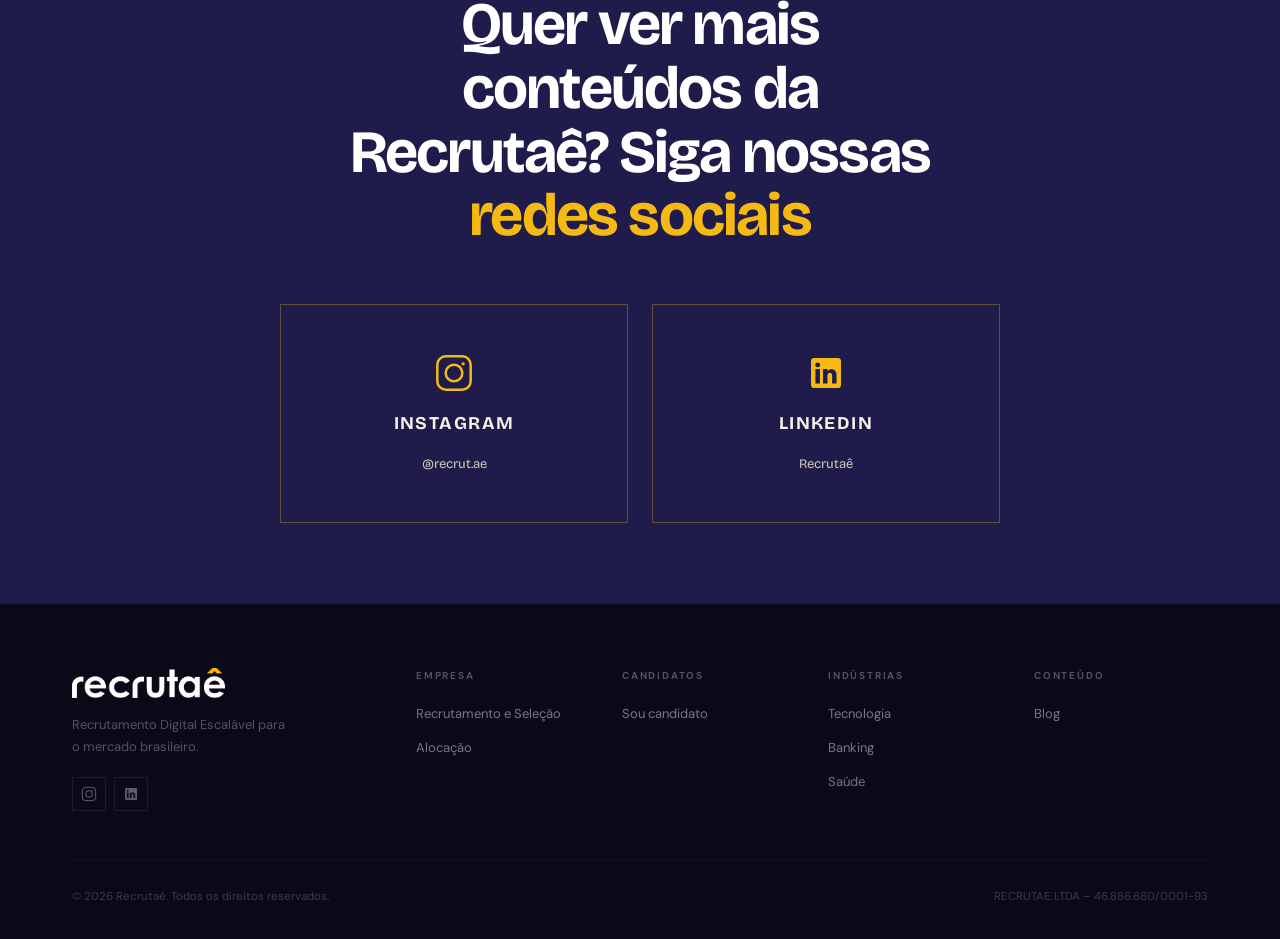
<file: blog.html>
<!DOCTYPE html>
<html lang="pt-BR">
<head>
  <meta charset="UTF-8">
  <meta name="viewport" content="width=device-width, initial-scale=1.0">
  <title>Blog Recrutaê | Artigos sobre Recrutamento de TI e Liderança</title>
  <meta name="description" content="Insights, estratégias e tendências de recrutamento, gestão de pessoas e mercado de tecnologia para líderes e empresas brasileiras.">
  <meta name="keywords" content="blog de recrutamento, artigos rh, tendências rh tech, contratação de desenvolvedores, dicas para recrutadores, gestão de pessoas ti, inovação rh">
  <meta name="robots" content="index, follow">
  <link rel="canonical" href="https://recrutae.com.br/blog.html">

  <meta property="og:type" content="website">
  <meta property="og:url" content="https://recrutae.com.br/blog.html">
  <meta property="og:title" content="Blog Recrutaê | Recrutamento e Liderança Tech">
  <meta property="og:description" content="Insights, estratégias e tendências de recrutamento para líderes e empresas.">
  <meta property="og:image" content="https://recrutae.com.br/assets/logos/Recrutae%20horizontal%202026.png">

  <meta property="twitter:card" content="summary_large_image">
  <meta property="twitter:url" content="https://recrutae.com.br/blog.html">
  <meta property="twitter:title" content="Blog Recrutaê | Recrutamento e Liderança Tech">
  <meta property="twitter:description" content="Insights, estratégias e tendências de recrutamento para líderes e empresas.">
  <meta property="twitter:image" content="https://recrutae.com.br/assets/logos/Recrutae%20horizontal%202026.png">

  <link rel="preconnect" href="https://fonts.googleapis.com">
  <link rel="preconnect" href="https://fonts.gstatic.com" crossorigin>
  <link href="https://fonts.googleapis.com/css2?family=Bricolage+Grotesque:opsz,wght@12..96,400;12..96,500;12..96,600;12..96,700;12..96,800&family=DM+Sans:ital,opsz,wght@0,9..40,400;0,9..40,500;0,9..40,600;1,9..40,400&display=swap" rel="stylesheet">
  <link rel="stylesheet" href="style.css?v=4">
  <link rel="icon" href="assets/logos/favicon-square.png" type="image/png">
</head>
<body>
  <div id="page-overlay"></div>

  <nav class="navbar transparent on-dark" id="navbar">
    <div class="nav-container">
      <a href="index.html" class="nav-logo">
        <img src="assets/logos/Recrutae horizontal 2026.png" alt="Recrutaê" class="logo-light" loading="eager">
        <img src="assets/logos/Principal_Recrutae horizontal 2026.png" alt="Recrutaê" class="logo-dark" loading="eager">
      </a>
      <ul class="nav-menu" id="navMenu">
        <li class="nav-item has-dropdown">
          <a href="#" class="nav-link">Sou empresa <svg class="chevron" width="12" height="12" viewBox="0 0 12 12" fill="none"><path d="M2 4l4 4 4-4" stroke="currentColor" stroke-width="1.5" stroke-linecap="round" stroke-linejoin="round"/></svg></a>
          <ul class="dropdown">
            <li><a href="recrutamento-selecao.html">Recrutamento e Seleção</a></li>
            <li><a href="alocacao.html">Alocação</a></li>
          </ul>
        </li>
        <li class="nav-item"><a href="sou-candidato.html" class="nav-link">Sou candidato</a></li>
        <li class="nav-item"><a href="blog.html" class="nav-link">Blog</a></li>
        <li class="nav-item has-dropdown">
          <a href="#" class="nav-link">Indústrias <svg class="chevron" width="12" height="12" viewBox="0 0 12 12" fill="none"><path d="M2 4l4 4 4-4" stroke="currentColor" stroke-width="1.5" stroke-linecap="round" stroke-linejoin="round"/></svg></a>
          <ul class="dropdown dropdown-wide">
            <li><a href="industria-template.html?ind=tecnologia">Tecnologia</a></li>
            <li><a href="industria-template.html?ind=telecom">Telecom</a></li>
            <li><a href="industria-template.html?ind=midia">Mídia</a></li>
            <li><a href="industria-template.html?ind=varejo">Varejo</a></li>
            <li><a href="industria-template.html?ind=bens-consumo">Bens de Consumo</a></li>
            <li><a href="industria-template.html?ind=logistica">Logística</a></li>
            <li><a href="industria-template.html?ind=servicos-financeiros">Serviços Financeiros</a></li>
            <li><a href="industria-template.html?ind=banking">Banking</a></li>
            <li><a href="industria-template.html?ind=agro">Agro</a></li>
            <li><a href="industria-template.html?ind=energia">Energia</a></li>
            <li><a href="industria-template.html?ind=seguros">Seguros</a></li>
            <li><a href="industria-template.html?ind=educacao">Educação</a></li>
            <li><a href="industria-template.html?ind=saude">Saúde</a></li>
            <li><a href="industria-template.html?ind=games">Games</a></li>
          </ul>
        </li>
        <li class="nav-item has-dropdown">
          <a href="#" class="nav-link">Posições <svg class="chevron" width="12" height="12" viewBox="0 0 12 12" fill="none"><path d="M2 4l4 4 4-4" stroke="currentColor" stroke-width="1.5" stroke-linecap="round" stroke-linejoin="round"/></svg></a>
          <ul class="dropdown dropdown-wide">
            <li><a href="posicao-template.html?pos=bancos-financeiros">Bancos e Serviços Financeiros</a></li>
            <li><a href="posicao-template.html?pos=engenharia-manufatura">Engenharia e Manufatura</a></li>
            <li><a href="posicao-template.html?pos=financeiro-tributario">Financeiro e Tributário</a></li>
            <li><a href="posicao-template.html?pos=imobiliario-construcao">Imobiliário e Construção</a></li>
            <li><a href="posicao-template.html?pos=juridico-legal">Jurídico e Legal</a></li>
            <li><a href="posicao-template.html?pos=marketing-comunicacao">Marketing/Comunicação/Digital</a></li>
            <li><a href="posicao-template.html?pos=operacoes-logistica">Operações/Logística/Supply Chain</a></li>
            <li><a href="posicao-template.html?pos=petroleo-gas">Petróleo e Gás</a></li>
            <li><a href="posicao-template.html?pos=recursos-humanos">Recursos Humanos</a></li>
            <li><a href="posicao-template.html?pos=saude-ciencias">Saúde e Ciências</a></li>
            <li><a href="posicao-template.html?pos=tecnologia-informacao">Tecnologia da Informação</a></li>
            <li><a href="posicao-template.html?pos=vendas">Vendas</a></li>
          </ul>
        </li>
      </ul>
      <a href="index.html#contato" class="btn-cta-nav">Agendar Reunião</a>
      <button class="hamburger" id="hamburger" aria-label="Menu"><span></span><span></span><span></span></button>
    </div>
  </nav>
  <div class="mobile-menu-overlay" id="mobileOverlay"></div>

  <main>

    <!-- HERO BLOG -->
    <section class="page-hero page-hero-short page-hero-dark">
      <div class="container">
        <div class="blog-hero-inner">
          <div class="blog-hero-left animate-up">
            <span class="label label-light">Conteúdo</span>
            <h1 class="blog-hero-title"><em>Nosso Blog</em></h1>
            <p class="page-hero-sub">Insights, estratégias e tendências de recrutamento para líderes e empresas brasileiras.</p>
          </div>
          <div class="blog-hero-right animate-up stagger-1">
            <div class="blog-search-bar">
              <svg width="18" height="18" viewBox="0 0 24 24" fill="none"><circle cx="11" cy="11" r="8" stroke="currentColor" stroke-width="1.5"/><path d="M21 21l-4.35-4.35" stroke="currentColor" stroke-width="1.5" stroke-linecap="round"/></svg>
              <input type="search" id="blogSearchInput" placeholder="Buscar artigos...">
            </div>
          </div>
        </div>
      </div>
    </section>

    <!-- POSTS -->
    <section class="section-cream">
      <div class="container">
        <div class="blog-post-list">

          <a href="blog-post.html?post=engenharia-da-escolha" class="blog-post-row animate-up">
            <div class="blog-post-thumb" style="background: url('assets/blog/blog1_engenharia_v2.svg') center/cover no-repeat;"></div>
            <div class="blog-post-content">
              <div class="blog-post-meta">
                <span class="blog-post-date">22.05.2026</span>
                <span class="blog-post-tag">Estratégia</span>
              </div>
              <h2 class="blog-post-title">A Engenharia da Escolha no Recrutamento Executivo</h2>
              <p class="blog-post-preview">O cenário do recrutamento em 2026 não aceita mais amadorismo. Se a sua empresa sente que encontrar especialistas qualificados se tornou uma "missão impossível", você não está sozinho...</p>
            </div>
            <div class="blog-post-arrow">→</div>
          </a>

          <a href="blog-post.html?post=custo-cadeira-vazia" class="blog-post-row animate-up stagger-1">
            <div class="blog-post-thumb" style="background: url('assets/blog/blog2_cadeira_v2.svg') center/cover no-repeat;"></div>
            <div class="blog-post-content">
              <div class="blog-post-meta">
                <span class="blog-post-date">15.05.2026</span>
                <span class="blog-post-tag">Gestão</span>
              </div>
              <h2 class="blog-post-title">O Custo Invisível da Cadeira Vazia</h2>
              <p class="blog-post-preview">Cada dia com uma posição estratégica em aberto é um custo real que vai muito além do salário não pago. Inclui sobrecarga de equipe, atraso em projetos e perda de receita...</p>
            </div>
            <div class="blog-post-arrow">→</div>
          </a>

          <a href="blog-post.html?post=middle-management-2026" class="blog-post-row animate-up stagger-2">
            <div class="blog-post-thumb" style="background: url('assets/blog/blog3_middle_v2.svg') center/cover no-repeat;"></div>
            <div class="blog-post-content">
              <div class="blog-post-meta">
                <span class="blog-post-date">08.05.2026</span>
                <span class="blog-post-tag">Mercado</span>
              </div>
              <h2 class="blog-post-title">Middle Management: o perfil mais disputado de 2026</h2>
              <p class="blog-post-preview">Gerentes, coordenadores e especialistas sêniores nunca foram tão difíceis de encontrar. Entenda por que esse perfil é o mais escasso do mercado e como atrair os melhores...</p>
            </div>
            <div class="blog-post-arrow">→</div>
          </a>

          <a href="blog-post.html?post=ia-no-recrutamento" class="blog-post-row animate-up">
            <div class="blog-post-thumb" style="background: url('assets/blog/blog4_ia_v2.svg') center/cover no-repeat;"></div>
            <div class="blog-post-content">
              <div class="blog-post-meta">
                <span class="blog-post-date">01.05.2026</span>
                <span class="blog-post-tag">Tecnologia</span>
              </div>
              <h2 class="blog-post-title">Como a IA está acelerando o recrutamento sem perder o fator humano</h2>
              <p class="blog-post-preview">A Recrutaê desenvolveu um modelo híbrido que combina o melhor dos dois mundos: a velocidade e escala da inteligência artificial com a profundidade consultiva de especialistas setoriais...</p>
            </div>
            <div class="blog-post-arrow">→</div>
          </a>

          <a href="blog-post.html?post=5-sinais-rs-desatualizado" class="blog-post-row animate-up stagger-1">
            <div class="blog-post-thumb" style="background: url('assets/blog/blog5_desatualizado_1780487213820.png') center/cover no-repeat;"></div>
            <div class="blog-post-content">
              <div class="blog-post-meta">
                <span class="blog-post-date">22.04.2026</span>
                <span class="blog-post-tag">Recrutamento</span>
              </div>
              <h2 class="blog-post-title">5 sinais de que seu processo de R&S está desatualizado</h2>
              <p class="blog-post-preview">Se você ainda usa os mesmos métodos de recrutamento de 5 anos atrás, é bem provável que esteja perdendo os melhores candidatos para concorrentes mais ágeis e modernos...</p>
            </div>
            <div class="blog-post-arrow">→</div>
          </a>

          <a href="blog-post.html?post=employer-branding-talentos" class="blog-post-row extra-post" style="display:none; opacity:1; transform:none;">
            <div class="blog-post-thumb" style="background: url('assets/blog/blog6_marca_v2.svg') center/cover no-repeat;"></div>
            <div class="blog-post-content">
              <div class="blog-post-meta">
                <span class="blog-post-date">10.04.2026</span>
                <span class="blog-post-tag">Cultura</span>
              </div>
              <h2 class="blog-post-title">Employer Branding: Como atrair os melhores talentos</h2>
              <p class="blog-post-preview">Sua marca empregadora é o maior ativo na guerra por talentos. Entenda as estratégias práticas que empresas inovadoras estão adotando...</p>
            </div>
            <div class="blog-post-arrow">→</div>
          </a>

          <a href="blog-post.html?post=retencao-de-talentos" class="blog-post-row extra-post" style="display:none; opacity:1; transform:none;">
            <div class="blog-post-thumb" style="background: url('assets/blog/blog7_retencao_v2.svg') center/cover no-repeat;"></div>
            <div class="blog-post-content">
              <div class="blog-post-meta">
                <span class="blog-post-date">03.04.2026</span>
                <span class="blog-post-tag">Retenção</span>
              </div>
              <h2 class="blog-post-title">Retenção de Talentos em Tempos de Alta Rotatividade</h2>
              <p class="blog-post-preview">Contratar bem é apenas o começo. Descubra os pilares essenciais para manter seus profissionais de alta performance engajados e produtivos a longo prazo...</p>
            </div>
            <div class="blog-post-arrow">→</div>
          </a>

          <a href="blog-post.html?post=diversidade-na-lideranca" class="blog-post-row extra-post" style="display:none; opacity:1; transform:none;">
            <div class="blog-post-thumb" style="background: url('assets/blog/blog8_diversidade_1780487250207.png') center/cover no-repeat;"></div>
            <div class="blog-post-content">
              <div class="blog-post-meta">
                <span class="blog-post-date">28.03.2026</span>
                <span class="blog-post-tag">Liderança</span>
              </div>
              <h2 class="blog-post-title">A Importância da Diversidade e Inclusão na Liderança</h2>
              <p class="blog-post-preview">Mais do que uma pauta social, a diversidade na liderança é um motor comprovado de inovação e resultados financeiros sustentáveis...</p>
            </div>
            <div class="blog-post-arrow">→</div>
          </a>

        </div>
        <div id="noResultsMessage" style="display:none; text-align:center; padding:48px 0; color:var(--text-muted); font-family:var(--font-display); font-size:18px;">
          Nenhum artigo encontrado para a sua busca.
        </div>
        <div style="text-align:center;margin-top:48px" class="animate-up" id="verMaisContainer">
          <button class="btn btn-outline-black" id="verMaisBtn" style="cursor:pointer">VER MAIS</button>
        </div>
        
        <script>
          document.addEventListener('DOMContentLoaded', () => {
            const verMaisBtn = document.getElementById('verMaisBtn');
            const verMaisContainer = document.getElementById('verMaisContainer');
            const hiddenPosts = document.querySelectorAll('.extra-post');
            const allPosts = document.querySelectorAll('.blog-post-row');
            const searchInput = document.getElementById('blogSearchInput');
            const noResultsMessage = document.getElementById('noResultsMessage');
            
            let verMaisClicked = false;
            
            if(verMaisBtn) {
              verMaisBtn.addEventListener('click', (e) => {
                e.preventDefault();
                verMaisClicked = true;
                hiddenPosts.forEach(post => {
                  post.style.display = 'grid';
                  post.classList.add('visible');
                });
                verMaisContainer.style.display = 'none';
              });
            }
            
            if(searchInput) {
              searchInput.addEventListener('input', (e) => {
                const query = e.target.value.toLowerCase().trim();
                let visibleCount = 0;
                
                if (query.length > 0) {
                  // Hide "Ver mais" container during search
                  if(verMaisContainer) verMaisContainer.style.display = 'none';
                  
                  allPosts.forEach(post => {
                    const title = post.querySelector('.blog-post-title').textContent.toLowerCase();
                    const tag = post.querySelector('.blog-post-tag').textContent.toLowerCase();
                    
                    if (title.includes(query) || tag.includes(query)) {
                      post.style.display = 'grid';
                      post.style.opacity = '1';
                      post.style.transform = 'none';
                      visibleCount++;
                    } else {
                      post.style.display = 'none';
                    }
                  });
                  
                  if (visibleCount === 0) {
                    noResultsMessage.style.display = 'block';
                  } else {
                    noResultsMessage.style.display = 'none';
                  }
                } else {
                  // Restore default state
                  noResultsMessage.style.display = 'none';
                  
                  if (verMaisClicked) {
                    if(verMaisContainer) verMaisContainer.style.display = 'none';
                    allPosts.forEach(post => {
                      post.style.display = 'grid';
                    });
                  } else {
                    if(verMaisContainer) verMaisContainer.style.display = 'block';
                    allPosts.forEach(post => {
                      if (post.classList.contains('extra-post')) {
                        post.style.display = 'none';
                      } else {
                        post.style.display = 'grid';
                      }
                    });
                  }
                }
              });
            }
          });
        </script>
      </div>
    </section>

    <!-- REDES SOCIAIS -->
    <section class="contact" style="padding:80px 0">
      <div class="container">
        <div class="contact-header animate-up">
          <h2 class="section-title" style="color:var(--white);max-width:600px;margin:0 auto;text-align:center">Quer ver mais conteúdos da Recrutaê? Siga nossas <em>redes sociais</em></h2>
        </div>
        <div class="social-cards animate-up" style="display:grid;grid-template-columns:1fr 1fr;gap:24px;margin-top:48px;max-width:720px;margin-left:auto;margin-right:auto">
          <a href="https://www.instagram.com/recrut.ae" target="_blank" rel="noopener" class="social-card" style="display:flex;flex-direction:column;align-items:center;justify-content:center;gap:16px;padding:48px 32px;border:1px solid rgba(245,197,24,0.3);text-decoration:none;transition:border-color 0.2s">
            <svg width="40" height="40" viewBox="0 0 24 24" fill="none"><rect x="2" y="2" width="20" height="20" rx="5" stroke="var(--gold)" stroke-width="1.5"/><circle cx="12" cy="12" r="5" stroke="var(--gold)" stroke-width="1.5"/><circle cx="17.5" cy="6.5" r="1" fill="var(--gold)"/></svg>
            <span style="font-family:var(--font-display);font-weight:700;font-size:18px;color:var(--cream);letter-spacing:0.08em">INSTAGRAM</span>
            <span style="font-family:var(--font-display);font-size:13px;color:var(--cream-dark)">@recrut.ae</span>
          </a>
          <a href="https://www.linkedin.com/company/recruta%C3%AA/posts/?feedView=all" target="_blank" rel="noopener" class="social-card" style="display:flex;flex-direction:column;align-items:center;justify-content:center;gap:16px;padding:48px 32px;border:1px solid rgba(245,197,24,0.3);text-decoration:none;transition:border-color 0.2s">
            <svg width="40" height="40" viewBox="0 0 24 24" fill="var(--gold)" aria-hidden="true"><path d="M19 3a2 2 0 0 1 2 2v14a2 2 0 0 1-2 2H5a2 2 0 0 1-2-2V5a2 2 0 0 1 2-2h14zM8.339 18.337V9.667H5.667v8.67h2.672zM7.003 8.51c.92 0 1.484-.61 1.484-1.371-.017-.778-.563-1.371-1.466-1.371-.902 0-1.491.593-1.491 1.371 0 .761.572 1.371 1.456 1.371h.017zm11.335 9.827v-4.97c0-2.465-1.317-3.612-3.073-3.612-1.418 0-2.052.78-2.408 1.327h.018V9.667h-2.672c.035.754 0 8.67 0 8.67h2.672v-4.842c0-.24.017-.48.087-.652.19-.48.628-.977 1.36-.977.96 0 1.345.732 1.345 1.804v4.667h2.671z"/></svg>
            <span style="font-family:var(--font-display);font-weight:700;font-size:18px;color:var(--cream);letter-spacing:0.08em">LINKEDIN</span>
            <span style="font-family:var(--font-display);font-size:13px;color:var(--cream-dark)">Recrutaê</span>
          </a>
        </div>
      </div>
    </section>

  </main>

  <footer class="footer">
    <div class="container">
      <div class="footer-top">
        <div class="footer-brand">
          <img src="assets/logos/Recrutae horizontal 2026.png" alt="Recrutaê" class="footer-logo" loading="lazy">
          <p class="footer-desc">Recrutamento Digital Escalável para o mercado brasileiro.</p>
          <div class="footer-socials">
            <a href="https://www.instagram.com/recrut.ae" target="_blank" rel="noopener" aria-label="Instagram">
              <svg width="16" height="16" viewBox="0 0 24 24" fill="none"><rect x="2" y="2" width="20" height="20" rx="5" stroke="currentColor" stroke-width="1.5"/><circle cx="12" cy="12" r="5" stroke="currentColor" stroke-width="1.5"/><circle cx="17.5" cy="6.5" r="1" fill="currentColor"/></svg>
            </a>
            <a href="https://www.linkedin.com/company/recruta%C3%AA/posts/?feedView=all" target="_blank" rel="noopener" aria-label="LinkedIn">
              <svg width="16" height="16" viewBox="0 0 24 24" fill="currentColor" aria-hidden="true"><path d="M19 3a2 2 0 0 1 2 2v14a2 2 0 0 1-2 2H5a2 2 0 0 1-2-2V5a2 2 0 0 1 2-2h14zM8.339 18.337V9.667H5.667v8.67h2.672zM7.003 8.51c.92 0 1.484-.61 1.484-1.371-.017-.778-.563-1.371-1.466-1.371-.902 0-1.491.593-1.491 1.371 0 .761.572 1.371 1.456 1.371h.017zm11.335 9.827v-4.97c0-2.465-1.317-3.612-3.073-3.612-1.418 0-2.052.78-2.408 1.327h.018V9.667h-2.672c.035.754 0 8.67 0 8.67h2.672v-4.842c0-.24.017-.48.087-.652.19-.48.628-.977 1.36-.977.96 0 1.345.732 1.345 1.804v4.667h2.671z"/></svg>
            </a>
          </div>
        </div>
        <nav class="footer-nav">
          <div class="footer-col"><h4>Empresa</h4><ul><li><a href="recrutamento-selecao.html">Recrutamento e Seleção</a></li><li><a href="alocacao.html">Alocação</a></li></ul></div>
          <div class="footer-col"><h4>Candidatos</h4><ul><li><a href="sou-candidato.html">Sou candidato</a></li></ul></div>
          <div class="footer-col"><h4>Indústrias</h4><ul><li><a href="industria-template.html?ind=tecnologia">Tecnologia</a></li><li><a href="industria-template.html?ind=banking">Banking</a></li><li><a href="industria-template.html?ind=saude">Saúde</a></li></ul></div>
          <div class="footer-col"><h4>Conteúdo</h4><ul><li><a href="blog.html">Blog</a></li></ul></div>
        </nav>
      </div>
      <div class="footer-bottom">
        <p>© 2026 Recrutaê. Todos os direitos reservados.</p>
        <p>RECRUTAE LTDA – 46.886.680/0001-93</p>
      </div>
    </div>
  </footer>

  <script src="script.js?v=4"></script>
</body>
</html>
</file>
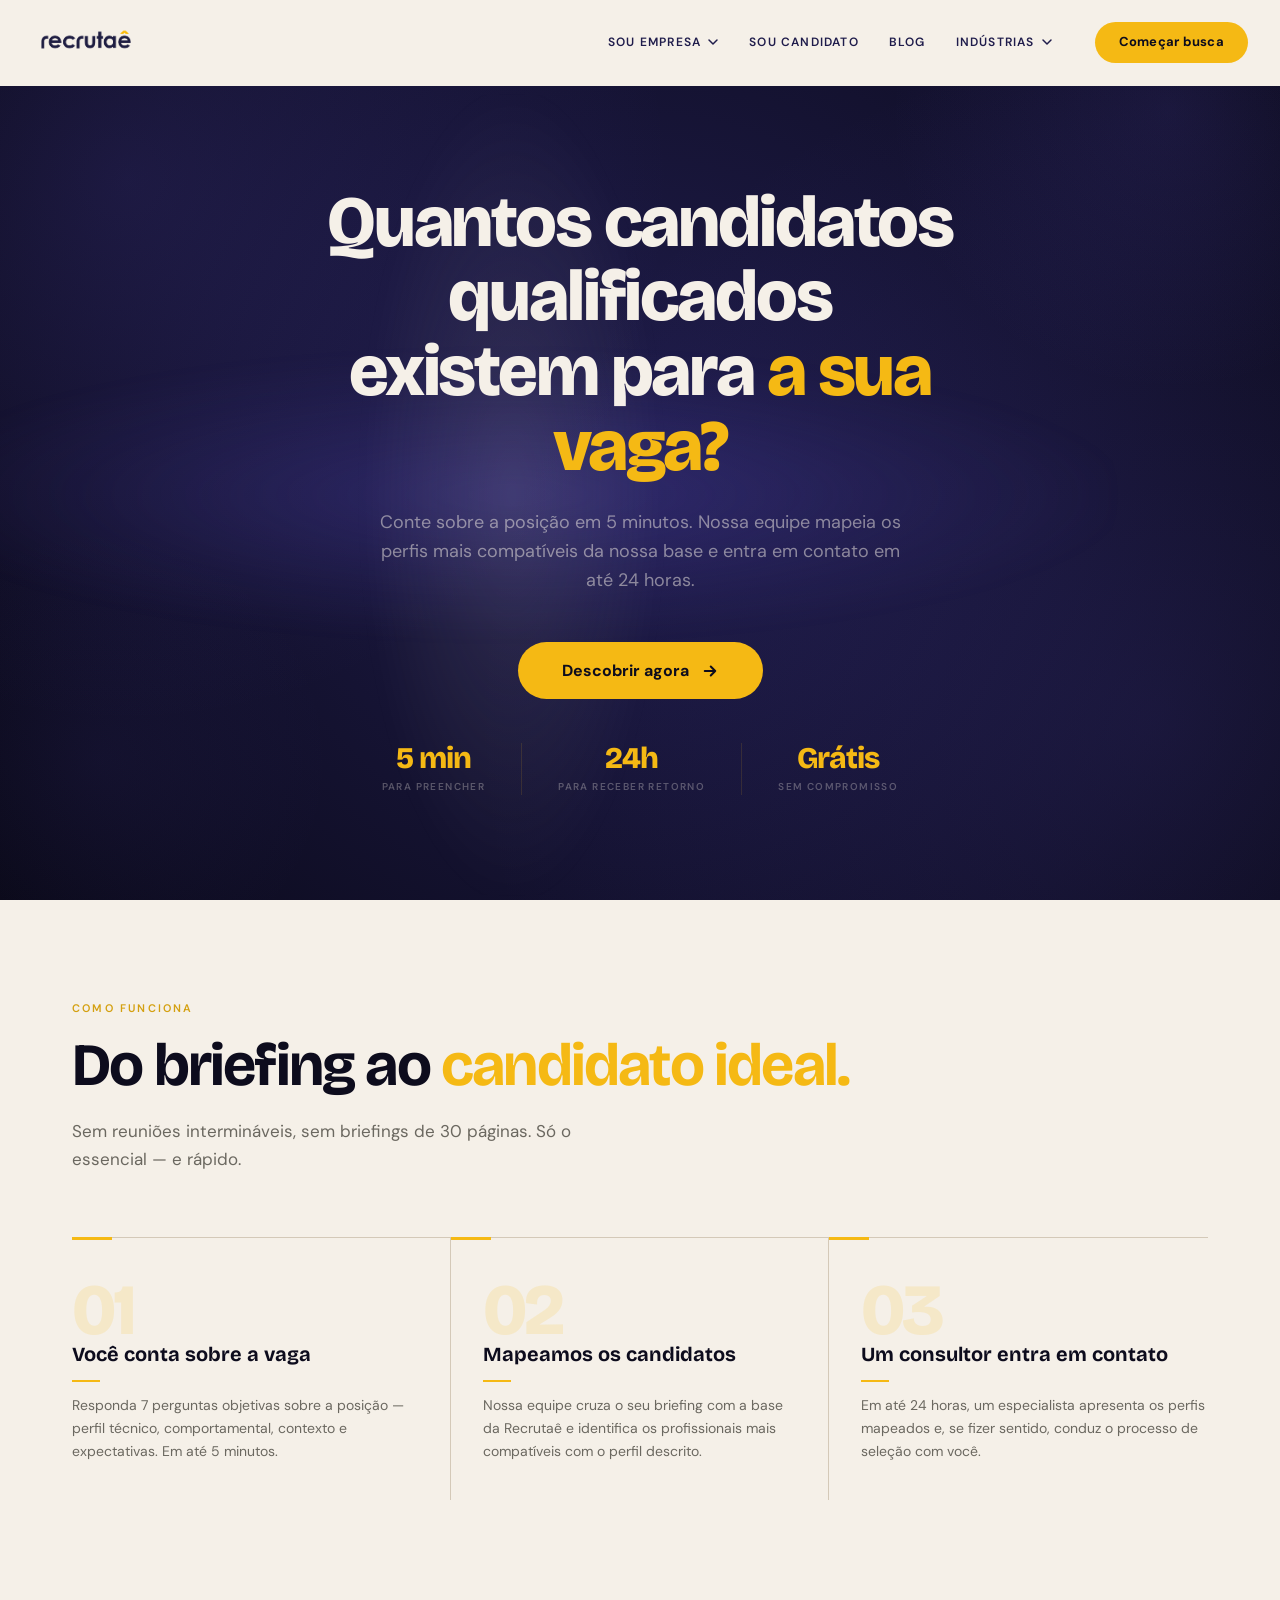
<file: busca-candidatos.html>
<!DOCTYPE html>
<html lang="pt-BR">
<head>
  <meta charset="UTF-8">
  <meta name="viewport" content="width=device-width, initial-scale=1.0">
  <title>Plataforma de Busca de Candidatos de TI Grátis | Recrutaê</title>
  <meta name="description" content="Mapeie o mercado e descubra candidatos ideais para suas vagas de TI e tecnologia. Nossa IA encontra os melhores perfis para você. 100% gratuito.">
  <meta name="keywords" content="buscar candidatos, banco de currículos ti, encontrar desenvolvedores, mapeamento de mercado rh, plataforma de recrutamento, ia recrutamento">
  <meta name="robots" content="index, follow">
  <link rel="canonical" href="https://recrutae.com.br/busca-candidatos.html">

  <meta property="og:type" content="website">
  <meta property="og:url" content="https://recrutae.com.br/busca-candidatos.html">
  <meta property="og:title" content="Plataforma de Busca de Candidatos Grátis | Recrutaê">
  <meta property="og:description" content="Simule sua vaga e deixe nossa IA encontrar os melhores candidatos do mercado.">
  <meta property="og:image" content="https://recrutae.com.br/assets/logos/Recrutae%20horizontal%202026.png">

  <meta property="twitter:card" content="summary_large_image">
  <meta property="twitter:url" content="https://recrutae.com.br/busca-candidatos.html">
  <meta property="twitter:title" content="Plataforma de Busca de Candidatos Grátis | Recrutaê">
  <meta property="twitter:description" content="Simule sua vaga e deixe nossa IA encontrar os melhores candidatos do mercado.">
  <meta property="twitter:image" content="https://recrutae.com.br/assets/logos/Recrutae%20horizontal%202026.png">

  <link rel="preconnect" href="https://fonts.googleapis.com">
  <link rel="preconnect" href="https://fonts.gstatic.com" crossorigin>
  <link href="https://fonts.googleapis.com/css2?family=Bricolage+Grotesque:opsz,wght@12..96,400;12..96,500;12..96,600;12..96,700;12..96,800&family=DM+Sans:ital,opsz,wght@0,9..40,400;0,9..40,500;0,9..40,600;1,9..40,400&display=swap" rel="stylesheet">
  <link rel="stylesheet" href="style.css?v=4">
  <link rel="icon" href="assets/logos/favicon-square.png" type="image/png">
  <style>
    /* =========================================================
       BUSCA DE CANDIDATOS — PAGE + WIZARD STYLES
       ========================================================= */

    /* --- Entry page --- */
    .busca-hero {
      min-height: 100vh;
      background: var(--navy);
      background-image:
        radial-gradient(circle at 10% 20%, rgba(107,92,231,0.15) 0%, transparent 40%),
        radial-gradient(circle at 90% 80%, rgba(107,92,231,0.12) 0%, transparent 50%),
        radial-gradient(circle at 50% 50%, rgba(31,28,75,1) 0%, var(--navy-deep) 100%);
      display: flex;
      align-items: center;
      position: relative;
      overflow: hidden;
      padding-top: 80px;
    }
    .busca-hero::before {
      content: '';
      position: absolute;
      top: -180px; right: -180px;
      width: 580px; height: 580px;
      background: radial-gradient(circle, rgba(107,92,231,.13) 0%, transparent 68%);
      pointer-events: none;
    }
    .busca-hero::after {
      content: '';
      position: absolute;
      bottom: -100px; left: -140px;
      width: 480px; height: 480px;
      background: radial-gradient(circle, rgba(107,92,231,.06) 0%, transparent 68%);
      pointer-events: none;
    }
    .busca-hero-inner {
      position: relative;
      z-index: 1;
      text-align: center;
      max-width: 760px;
      margin: 0 auto;
      padding: 80px 32px;
    }
    .busca-badge {
      display: inline-flex;
      align-items: center;
      gap: 8px;
      background: rgba(245,185,20,.1);
      border: 1px solid rgba(245,185,20,.22);
      color: var(--gold);
      font-size: 11px;
      font-weight: 600;
      letter-spacing: .18em;
      text-transform: uppercase;
      padding: 7px 16px;
      margin-bottom: 32px;
    }
    .busca-badge-dot {
      width: 6px; height: 6px;
      background: var(--gold);
      border-radius: 50%;
      animation: pulse-g 1.8s ease-in-out infinite;
    }
    @keyframes pulse-g {
      0%,100% { opacity:1; transform:scale(1); }
      50%      { opacity:.45; transform:scale(1.35); }
    }
    .busca-title {
      font-family: var(--font-display);
      font-size: clamp(38px, 6vw, 72px);
      font-weight: 800;
      line-height: 1.04;
      letter-spacing: -.03em;
      color: var(--cream);
      margin-bottom: 24px;
    }
    .busca-title em { font-style: normal; color: var(--gold); }
    .busca-sub {
      font-size: 18px;
      color: rgba(245,240,232,.5);
      line-height: 1.6;
      max-width: 540px;
      margin: 0 auto 48px;
    }
    .busca-start-btn {
      display: inline-flex;
      align-items: center;
      gap: 12px;
      padding: 18px 44px;
      background: var(--gold);
      color: var(--black);
      font-family: var(--font-body);
      font-size: 16px;
      font-weight: 700;
      border: none;
      cursor: pointer;
      transition: background .22s ease, transform .22s ease, box-shadow .22s ease;
      border-radius: 999px;
    }
    .busca-start-btn:hover {
      background: var(--gold-dark);
      transform: translateY(-2px);
      box-shadow: 0 14px 44px rgba(245,185,20,.38);
    }
    .busca-start-btn:hover svg { transform: translateX(4px); }
    .busca-start-btn svg { transition: transform .22s ease; }
    /* Stat bar */
    .busca-stats {
      display: flex;
      align-items: center;
      justify-content: center;
      gap: 0;
      margin-top: 44px;
    }
    .busca-stat {
      display: flex;
      flex-direction: column;
      align-items: center;
      padding: 0 36px;
      border-right: 1px solid rgba(245,185,20,.13);
    }
    .busca-stat:last-child { border-right: none; }
    .busca-stat-val {
      font-family: var(--font-display);
      font-size: 30px;
      font-weight: 800;
      color: var(--gold);
      line-height: 1;
      letter-spacing: -.03em;
      display: block;
      margin-bottom: 6px;
    }
    .busca-stat-lbl {
      font-size: 10px;
      font-weight: 600;
      letter-spacing: .14em;
      text-transform: uppercase;
      color: rgba(245,240,232,.3);
    }

    /* --- How it works — editorial, matches main site process section --- */
    .how-it-works {
      background: var(--cream);
      padding: 100px 0;
    }
    .how-header {
      margin-bottom: 64px;
    }
    .how-steps {
      display: grid;
      grid-template-columns: repeat(3, 1fr);
      gap: 0;
      border-top: 1px solid var(--cream-dark);
    }
    @media (max-width: 768px) {
      .how-steps { grid-template-columns: 1fr; }
      .how-step  { border-right: none !important; border-bottom: 1px solid var(--cream-dark); }
      .how-step:last-child { border-bottom: none; }
    }
    .how-step {
      padding: 36px 32px 36px 0;
      border-right: 1px solid var(--cream-dark);
      position: relative;
    }
    .how-step:first-child { padding-left: 0; }
    .how-step:last-child  { border-right: none; padding-right: 0; }
    .how-step:not(:first-child) { padding-left: 32px; }
    .how-step::before {
      content: '';
      position: absolute;
      top: -1px; left: 0;
      width: 40px; height: 3px;
      background: var(--gold);
    }
    .how-step-num {
      font-family: var(--font-display);
      font-size: 72px;
      font-weight: 800;
      color: rgba(245,185,20,.15);
      line-height: 1;
      margin-bottom: -8px;
      letter-spacing: -.04em;
      display: block;
    }
    .how-step-title {
      font-family: var(--font-display);
      font-size: 20px;
      font-weight: 700;
      color: var(--black);
      margin-bottom: 12px;
      position: relative;
      z-index: 1;
    }
    .how-step-title::after {
      content: '';
      display: block;
      width: 28px; height: 2px;
      background: var(--gold);
      margin-top: 10px;
    }
    .how-step-desc {
      font-size: 14px;
      color: var(--text-muted);
      line-height: 1.65;
    }

    /* =========================================================
       WIZARD OVERLAY
       ========================================================= */
    .wizard-overlay {
      position: fixed;
      inset: 0;
      z-index: 9999;
      background: #080717;
      display: flex;
      flex-direction: column;
      opacity: 0;
      pointer-events: none;
      transition: opacity .3s ease;
    }
    .wizard-overlay.active {
      opacity: 1;
      pointer-events: all;
    }

    /* Topbar */
    .wiz-top {
      display: flex;
      align-items: center;
      justify-content: space-between;
      padding: 18px 32px;
      border-bottom: 1px solid rgba(245,240,232,.06);
      flex-shrink: 0;
      position: relative;
    }
    /* Thin gold progress line */
    .wiz-top::after {
      content: '';
      position: absolute;
      bottom: -1px; left: 0;
      height: 2px;
      width: var(--wiz-progress, 12.5%);
      background: var(--gold);
      transition: width .45s cubic-bezier(.22,1,.36,1);
      z-index: 1;
    }
    .wiz-logo { height: 26px; opacity: .8; }
    .wiz-progress-center {
      position: absolute;
      left: 50%;
      transform: translateX(-50%);
      display: flex;
      flex-direction: column;
      align-items: center;
      gap: 7px;
    }
    .wiz-dots { display: flex; gap: 6px; }
    .wiz-dot {
      width: 6px; height: 6px;
      border-radius: 50%;
      background: rgba(245,240,232,.12);
      transition: all .28s ease;
    }
    .wiz-dot.done   { background: rgba(245,185,20,.35); }
    .wiz-dot.active { background: var(--gold); transform: scale(1.4); }
    .wiz-step-lbl {
      font-size: 11px;
      color: rgba(245,240,232,.28);
      letter-spacing: .1em;
      text-transform: uppercase;
    }
    .wiz-close {
      background: none;
      border: none;
      cursor: pointer;
      color: rgba(245,240,232,.35);
      padding: 8px;
      display: flex;
      align-items: center;
      justify-content: center;
      transition: color .2s;
      border-radius: 50%;
    }
    .wiz-close:hover { color: var(--cream); }

    /* Body */
    .wiz-body {
      flex: 1;
      min-height: 0;
      overflow-y: auto;
      -webkit-overflow-scrolling: touch;
      display: flex;
      align-items: flex-start;
      justify-content: center;
      padding: 48px 24px 80px;
    }

    /* Steps */
    .wiz-step {
      display: none;
      width: 100%;
      max-width: 560px;
      animation: stepIn .35s cubic-bezier(.22,1,.36,1) forwards;
    }
    .wiz-step.active { display: block; }
    @keyframes stepIn {
      from { opacity: 0; transform: translateY(14px); }
      to   { opacity: 1; transform: translateY(0); }
    }

    /* Gold accent line before each step */
    .wiz-step-accent {
      display: block;
      width: 28px; height: 2px;
      background: var(--gold);
      opacity: .55;
      margin-bottom: 20px;
    }

    .step-overline {
      font-size: 10px;
      font-weight: 700;
      letter-spacing: .2em;
      text-transform: uppercase;
      color: rgba(245,185,20,.5);
      display: block;
      margin-bottom: 12px;
    }
    .step-q {
      font-family: var(--font-display);
      font-size: clamp(20px, 3.5vw, 30px);
      font-weight: 700;
      line-height: 1.2;
      letter-spacing: -.02em;
      color: var(--cream);
      margin-bottom: 10px;
    }
    .step-hint {
      font-size: 13px;
      color: rgba(245,240,232,.32);
      line-height: 1.65;
      margin-bottom: 36px;
      font-style: italic;
    }

    /* Fields */
    .wiz-field { margin-bottom: 28px; }
    .wiz-label {
      display: block;
      font-size: 10px;
      font-weight: 700;
      letter-spacing: .14em;
      text-transform: uppercase;
      color: rgba(245,240,232,.3);
      margin-bottom: 10px;
    }
    .wiz-input, .wiz-textarea {
      width: 100%;
      background: transparent;
      border: none;
      border-bottom: 1px solid rgba(245,240,232,.12);
      color: var(--cream);
      font-family: var(--font-body);
      font-size: 16px;
      padding: 12px 0;
      outline: none;
      transition: border-color .22s;
      border-radius: 0;
      -webkit-appearance: none;
    }
    .wiz-input::placeholder, .wiz-textarea::placeholder { color: rgba(245,240,232,.18); }
    .wiz-input:focus, .wiz-textarea:focus { border-bottom-color: var(--gold); }
    .wiz-input.error, .wiz-textarea.error { border-bottom-color: rgba(239,68,68,.7); }
    .wiz-textarea { min-height: 110px; resize: none; line-height: 1.7; }
    .wiz-row { display: grid; grid-template-columns: 1fr 1fr; gap: 20px; }
    @media (max-width: 520px) { .wiz-row { grid-template-columns: 1fr; } }

    .field-err {
      font-size: 12px;
      color: #ef4444;
      margin-top: 5px;
      display: none;
    }
    .field-err.visible { display: block; }

    /* Buttons */
    .wiz-actions {
      display: flex;
      align-items: center;
      gap: 14px;
      margin-top: 28px;
      flex-wrap: wrap;
    }
    .btn-wiz-next {
      display: inline-flex;
      align-items: center;
      gap: 9px;
      padding: 14px 30px;
      background: var(--gold);
      color: var(--black);
      font-family: var(--font-body);
      font-size: 14px;
      font-weight: 700;
      border: none;
      cursor: pointer;
      transition: background .22s, transform .22s, box-shadow .22s;
      letter-spacing: .01em;
      border-radius: 999px;
    }
    .btn-wiz-next:hover {
      background: var(--gold-dark);
      transform: translateY(-1px);
      box-shadow: 0 8px 28px rgba(245,185,20,.28);
    }
    .btn-wiz-next:disabled {
      opacity: .38;
      cursor: not-allowed;
      transform: none;
      box-shadow: none;
    }
    .btn-wiz-back {
      display: inline-flex;
      align-items: center;
      gap: 7px;
      padding: 14px 18px;
      background: transparent;
      color: rgba(245,240,232,.38);
      font-family: var(--font-body);
      font-size: 13px;
      border: none;
      cursor: pointer;
      transition: color .2s;
    }
    .btn-wiz-back:hover { color: var(--cream); }
    .btn-wiz-skip {
      font-size: 13px;
      color: rgba(245,240,232,.25);
      background: none;
      border: none;
      cursor: pointer;
      padding: 8px 4px;
      transition: color .2s;
    }
    .btn-wiz-skip:hover { color: rgba(245,240,232,.5); }

    /* Video step */
    .video-wrap {
      position: relative;
      width: 100%;
      aspect-ratio: 16/9;
      background: rgba(245,240,232,.03);
      border: 1px solid rgba(245,240,232,.08);
      overflow: hidden;
      margin-bottom: 20px;
    }
    .video-wrap video {
      width: 100%; height: 100%;
      object-fit: cover;
      transform: scaleX(-1);
      display: block;
    }
    .video-perm {
      position: absolute; inset: 0;
      display: flex;
      flex-direction: column;
      align-items: center;
      justify-content: center;
      gap: 14px;
      color: rgba(245,240,232,.3);
      text-align: center;
      padding: 24px;
    }
    .video-perm p { font-size: 13px; line-height: 1.5; }
    .rec-ind {
      position: absolute;
      top: 14px; left: 14px;
      display: flex;
      align-items: center;
      gap: 7px;
      background: rgba(0,0,0,.55);
      padding: 5px 11px;
      backdrop-filter: blur(6px);
      opacity: 0;
      transition: opacity .3s;
    }
    .rec-ind.on { opacity: 1; }
    .rec-dot {
      width: 8px; height: 8px;
      background: #ef4444;
      border-radius: 50%;
      animation: blink 1s ease-in-out infinite;
    }
    @keyframes blink {
      0%,100% { opacity:1; }
      50%      { opacity:.15; }
    }
    .rec-txt {
      font-size: 11px; font-weight: 700;
      letter-spacing: .12em;
      text-transform: uppercase;
      color: white;
    }
    .waveform {
      display: flex; align-items: center; gap: 3px; height: 20px;
    }
    .waveform span {
      width: 3px;
      background: var(--gold);
      border-radius: 2px;
      animation: wv .8s ease-in-out infinite;
    }
    .waveform span:nth-child(1) { animation-delay:0s; }
    .waveform span:nth-child(2) { animation-delay:.12s; }
    .waveform span:nth-child(3) { animation-delay:.24s; }
    .waveform span:nth-child(4) { animation-delay:.12s; }
    .waveform span:nth-child(5) { animation-delay:0s; }
    @keyframes wv {
      0%,100% { height:4px; }
      50%      { height:18px; }
    }
    .rec-timer {
      position: absolute;
      top: 14px; right: 14px;
      font-family: var(--font-display);
      font-size: 18px;
      font-weight: 700;
      color: white;
      background: rgba(0,0,0,.55);
      padding: 3px 10px;
      backdrop-filter: blur(6px);
      opacity: 0;
      transition: opacity .3s;
    }
    .rec-timer.on { opacity: 1; }
    .vid-controls { display: flex; gap: 10px; align-items: center; flex-wrap: wrap; }
    .btn-record {
      display: inline-flex;
      align-items: center;
      gap: 8px;
      padding: 12px 24px;
      background: #ef4444;
      color: white;
      font-family: var(--font-body);
      font-size: 13px;
      font-weight: 600;
      border: none;
      cursor: pointer;
      transition: all .2s ease;
      border-radius: 999px;
    }
    .btn-record:hover { background: #dc2626; transform: translateY(-1px); }
    .btn-record.recording {
      background: rgba(239,68,68,.12);
      color: #ef4444;
      border: 1px solid rgba(239,68,68,.5);
    }
    .btn-record.recording:hover { background: rgba(239,68,68,.2); }
    .btn-playback {
      display: inline-flex;
      align-items: center;
      gap: 7px;
      padding: 12px 20px;
      background: transparent;
      color: rgba(245,240,232,.5);
      font-family: var(--font-body);
      font-size: 13px;
      border: 1px solid rgba(245,240,232,.14);
      cursor: pointer;
      transition: all .2s;
      border-radius: 999px;
    }
    .btn-playback:hover { border-color: rgba(245,240,232,.35); color: var(--cream); }
    .rec-badge {
      display: flex; align-items: center; gap: 6px;
      font-size: 12px;
      color: rgba(245,240,232,.4);
    }
    .rec-badge svg { color: #22c55e; }
    .fallback-note { font-size: 12px; color: rgba(245,240,232,.22); margin-top: 10px; line-height: 1.5; }

    /* Processing */
    .proc-wrap { text-align: center; padding: 40px 0; }
    .proc-spinner {
      width: 52px; height: 52px;
      border: 2px solid rgba(245,240,232,.08);
      border-top-color: var(--gold);
      border-radius: 50%;
      animation: spin .85s linear infinite;
      margin: 0 auto 36px;
    }
    @keyframes spin { to { transform:rotate(360deg); } }
    .proc-title {
      font-family: var(--font-display);
      font-size: 26px; font-weight: 700;
      color: var(--cream); margin-bottom: 10px;
    }
    .proc-msg {
      font-size: 14px;
      color: rgba(245,240,232,.38);
      height: 20px;
      transition: opacity .35s;
    }

    /* Results */
    .res-wrap { text-align: center; padding: 20px 0; }
    .res-check {
      width: 60px; height: 60px;
      background: rgba(34,197,94,.1);
      border: 1px solid rgba(34,197,94,.25);
      border-radius: 50%;
      display: flex; align-items: center; justify-content: center;
      margin: 0 auto 28px;
      animation: checkIn .45s cubic-bezier(.22,1,.36,1) forwards;
    }
    @keyframes checkIn {
      from { transform:scale(.5); opacity:0; }
      to   { transform:scale(1); opacity:1; }
    }
    .res-pre {
      font-size: 12px; font-weight: 600;
      letter-spacing: .18em; text-transform: uppercase;
      color: rgba(245,240,232,.3); margin-bottom: 14px;
    }
    .res-count-row {
      display: flex;
      align-items: baseline;
      justify-content: center;
      gap: 8px; margin-bottom: 6px;
    }
    .res-count {
      font-family: var(--font-display);
      font-size: clamp(60px, 12vw, 110px);
      font-weight: 800;
      color: var(--gold);
      line-height: 1;
      letter-spacing: -.03em;
    }
    .res-count-suffix {
      font-family: var(--font-display);
      font-size: clamp(20px, 4vw, 36px);
      font-weight: 700;
      color: rgba(245,240,232,.4);
    }
    .res-headline {
      font-family: var(--font-display);
      font-size: clamp(18px, 3vw, 26px);
      font-weight: 700;
      color: var(--cream);
      margin-bottom: 12px;
      line-height: 1.25;
    }
    .res-job-tag {
      display: inline-block;
      background: rgba(245,185,20,.1);
      border: 1px solid rgba(245,185,20,.2);
      color: var(--gold);
      font-size: 12px; font-weight: 600;
      letter-spacing: .07em;
      padding: 6px 14px;
      margin-bottom: 28px;
    }
    .res-divider { width: 36px; height: 1px; background: rgba(245,185,20,.25); margin: 0 auto 28px; }
    .res-cta-box {
      background: rgba(245,240,232,.025);
      border: 1px solid rgba(245,240,232,.07);
      padding: 28px 32px;
      margin-bottom: 16px;
    }
    .res-cta-title {
      font-family: var(--font-display);
      font-size: 17px; font-weight: 700;
      color: var(--cream); margin-bottom: 8px;
    }
    .res-cta-desc {
      font-size: 13px;
      color: rgba(245,240,232,.38);
      line-height: 1.65;
      margin-bottom: 22px;
    }
    .btn-wapp {
      display: inline-flex;
      align-items: center;
      gap: 9px;
      padding: 15px 34px;
      background: #25D366;
      color: white;
      font-family: var(--font-body);
      font-size: 14px; font-weight: 700;
      border: none;
      cursor: pointer;
      text-decoration: none;
      transition: background .2s, transform .2s, box-shadow .2s;
      border-radius: 999px;
    }
    .btn-wapp:hover {
      background: #1ebe5d;
      transform: translateY(-1px);
      box-shadow: 0 8px 26px rgba(37,211,102,.28);
    }
    .res-footnote { font-size: 11px; color: rgba(245,240,232,.18); margin-top: 14px; }

    /* Answer mode toggle (vídeo / escrito) */
    .answer-mode {
      display: inline-flex;
      gap: 4px;
      padding: 4px;
      background: rgba(245,240,232,.04);
      border: 1px solid rgba(245,240,232,.08);
      border-radius: 999px;
      margin-bottom: 28px;
    }
    .mode-btn {
      display: inline-flex;
      align-items: center;
      gap: 8px;
      padding: 9px 18px;
      border: none;
      border-radius: 999px;
      background: transparent;
      color: rgba(245,240,232,.45);
      font-family: var(--font-body);
      font-size: 13px;
      font-weight: 600;
      cursor: pointer;
      transition: background .22s, color .22s;
      white-space: nowrap;
    }
    .mode-btn svg { flex-shrink: 0; }
    .mode-btn:hover { color: var(--cream); }
    .mode-btn.active {
      background: var(--gold);
      color: var(--black);
    }
    .mode-panel { display: none; animation: stepIn .3s cubic-bezier(.22,1,.36,1) forwards; }
    .mode-panel.active { display: block; }
    .fallback-note.is-error { color: #ef4444; }
    @media (max-width: 480px) {
      .answer-mode { display: flex; width: 100%; }
      .mode-btn { flex: 1; justify-content: center; padding: 10px 8px; }
    }

    @media (max-width: 600px) {
      .wiz-top { padding: 14px 18px; }
      .wiz-body { padding: 28px 16px 60px; }
      .wiz-progress-center { display: none; }
      .res-cta-box { padding: 22px 18px; }
    }
  </style>
</head>
<body>
  <div id="page-overlay"></div>

  <!-- NAVBAR -->
  <nav class="navbar transparent on-dark" id="navbar">
    <div class="nav-container">
      <a href="index.html" class="nav-logo">
        <img src="assets/logos/Recrutae horizontal 2026.png" alt="Recrutaê" class="logo-light" loading="eager">
        <img src="assets/logos/Principal_Recrutae horizontal 2026.png" alt="Recrutaê" class="logo-dark" loading="eager">
      </a>
      <ul class="nav-menu" id="navMenu">
        <li class="nav-item has-dropdown">
          <a href="#" class="nav-link">Sou empresa <svg class="chevron" width="12" height="12" viewBox="0 0 12 12" fill="none"><path d="M2 4l4 4 4-4" stroke="currentColor" stroke-width="1.5" stroke-linecap="round" stroke-linejoin="round"/></svg></a>
          <ul class="dropdown">
            <li><a href="recrutamento-selecao.html">Recrutamento e Seleção</a></li>
            <li><a href="alocacao.html">Alocação</a></li>
          </ul>
        </li>
        <li class="nav-item"><a href="sou-candidato.html" class="nav-link">Sou candidato</a></li>
        <li class="nav-item"><a href="blog.html" class="nav-link">Blog</a></li>
        <li class="nav-item has-dropdown">
          <a href="#" class="nav-link">Indústrias <svg class="chevron" width="12" height="12" viewBox="0 0 12 12" fill="none"><path d="M2 4l4 4 4-4" stroke="currentColor" stroke-width="1.5" stroke-linecap="round" stroke-linejoin="round"/></svg></a>
          <ul class="dropdown dropdown-wide">
            <li><a href="industria-template.html?ind=tecnologia">Tecnologia</a></li>
            <li><a href="industria-template.html?ind=telecom">Telecom</a></li>
            <li><a href="industria-template.html?ind=midia">Mídia</a></li>
            <li><a href="industria-template.html?ind=varejo">Varejo</a></li>
            <li><a href="industria-template.html?ind=bens-consumo">Bens de Consumo</a></li>
            <li><a href="industria-template.html?ind=logistica">Logística</a></li>
            <li><a href="industria-template.html?ind=servicos-financeiros">Serviços Financeiros</a></li>
            <li><a href="industria-template.html?ind=banking">Banking</a></li>
          </ul>
        </li>
      </ul>
      <a href="busca-candidatos.html" class="btn-cta-nav">Começar busca</a>
      <button class="hamburger" id="hamburger" aria-label="Menu"><span></span><span></span><span></span></button>
    </div>
  </nav>
  <div class="mobile-menu-overlay" id="mobileOverlay"></div>

  <main>
    <!-- HERO -->
    <section class="busca-hero">
      <div class="hero-glow-beam" aria-hidden="true"></div>
      <div class="busca-hero-inner container">

        <h1 class="busca-title">
          Quantos candidatos qualificados<br>existem para <em>a sua vaga?</em>
        </h1>
        <p class="busca-sub">
          Conte sobre a posição em 5 minutos. Nossa equipe mapeia os perfis mais compatíveis da nossa base e entra em contato em até 24 horas.
        </p>
        <button class="busca-start-btn" id="startWizardBtn">
          Descobrir agora
          <svg width="18" height="18" viewBox="0 0 18 18" fill="none">
            <path d="M3.75 9h10.5M9.75 4.5 14.25 9l-4.5 4.5" stroke="currentColor" stroke-width="2" stroke-linecap="round" stroke-linejoin="round"/>
          </svg>
        </button>
        <div class="busca-stats">
          <div class="busca-stat">
            <span class="busca-stat-val">5 min</span>
            <span class="busca-stat-lbl">Para preencher</span>
          </div>
          <div class="busca-stat">
            <span class="busca-stat-val">24h</span>
            <span class="busca-stat-lbl">Para receber retorno</span>
          </div>
          <div class="busca-stat">
            <span class="busca-stat-val">Grátis</span>
            <span class="busca-stat-lbl">Sem compromisso</span>
          </div>
        </div>
      </div>
    </section>

    <!-- HOW IT WORKS -->
    <section class="how-it-works">
      <div class="container">
        <div class="how-header animate-up">
          <span class="label label-gold">como funciona</span>
          <h2 class="section-title">Do briefing ao <em>candidato ideal.</em></h2>
          <p class="section-sub">Sem reuniões intermináveis, sem briefings de 30 páginas. Só o essencial — e rápido.</p>
        </div>
        <div class="how-steps">
          <div class="how-step animate-up">
            <span class="how-step-num">01</span>
            <h3 class="how-step-title">Você conta sobre a vaga</h3>
            <p class="how-step-desc">Responda 7 perguntas objetivas sobre a posição — perfil técnico, comportamental, contexto e expectativas. Em até 5 minutos.</p>
          </div>
          <div class="how-step animate-up stagger-1">
            <span class="how-step-num">02</span>
            <h3 class="how-step-title">Mapeamos os candidatos</h3>
            <p class="how-step-desc">Nossa equipe cruza o seu briefing com a base da Recrutaê e identifica os profissionais mais compatíveis com o perfil descrito.</p>
          </div>
          <div class="how-step animate-up stagger-2">
            <span class="how-step-num">03</span>
            <h3 class="how-step-title">Um consultor entra em contato</h3>
            <p class="how-step-desc">Em até 24 horas, um especialista apresenta os perfis mapeados e, se fizer sentido, conduz o processo de seleção com você.</p>
          </div>
        </div>
      </div>
    </section>
  </main>

  <!-- ====================================================
       WIZARD OVERLAY
  ===================================================== -->
  <div id="wizardOverlay" class="wizard-overlay">

    <div class="wiz-top">
      <img src="assets/logos/Recrutae horizontal 2026.png" alt="Recrutaê" class="wiz-logo">
      <div class="wiz-progress-center" id="wizProgCenter">
        <div class="wiz-dots" id="wizDots"></div>
        <span class="wiz-step-lbl" id="wizLbl">Passo 1 de 8</span>
      </div>
      <button class="wiz-close" id="wizClose" aria-label="Fechar">
        <svg width="18" height="18" viewBox="0 0 18 18" fill="none">
          <path d="M4.5 4.5 13.5 13.5M13.5 4.5 4.5 13.5" stroke="currentColor" stroke-width="1.5" stroke-linecap="round"/>
        </svg>
      </button>
    </div>

    <div class="wiz-body">

      <!-- STEP: contact -->
      <div class="wiz-step" id="step-contact">
        <span class="wiz-step-accent"></span>
        <span class="step-overline">Vamos começar</span>
        <h2 class="step-q">Antes de tudo, como podemos te chamar?</h2>
        <p class="step-hint">Vamos usar essas informações para conectar você ao consultor certo da Recrutaê.</p>

        <div class="wiz-row">
          <div class="wiz-field">
            <label class="wiz-label" for="cName">Nome completo *</label>
            <input class="wiz-input" id="cName" type="text" placeholder="João Silva" autocomplete="name">
            <span class="field-err" id="cName-err">Campo obrigatório</span>
          </div>
          <div class="wiz-field">
            <label class="wiz-label" for="cRole">Seu cargo *</label>
            <input class="wiz-input" id="cRole" type="text" placeholder="Head de RH">
            <span class="field-err" id="cRole-err">Campo obrigatório</span>
          </div>
        </div>
        <div class="wiz-field">
          <label class="wiz-label" for="cCompany">Empresa *</label>
          <input class="wiz-input" id="cCompany" type="text" placeholder="Nome da empresa">
          <span class="field-err" id="cCompany-err">Campo obrigatório</span>
        </div>
        <div class="wiz-row">
          <div class="wiz-field">
            <label class="wiz-label" for="cEmail">Email corporativo *</label>
            <input class="wiz-input" id="cEmail" type="email" placeholder="joao@empresa.com" autocomplete="email">
            <span class="field-err" id="cEmail-err">Email inválido</span>
          </div>
          <div class="wiz-field">
            <label class="wiz-label" for="cPhone">WhatsApp *</label>
            <input class="wiz-input" id="cPhone" type="tel" placeholder="(11) 99999-9999" autocomplete="tel">
            <span class="field-err" id="cPhone-err">Campo obrigatório</span>
          </div>
        </div>
        <div class="wiz-actions">
          <button class="btn-wiz-next" id="nextContact">
            Continuar
            <svg width="15" height="15" viewBox="0 0 15 15" fill="none"><path d="M3 7.5h9M8 3l4.5 4.5L8 12" stroke="currentColor" stroke-width="1.7" stroke-linecap="round" stroke-linejoin="round"/></svg>
          </button>
        </div>
      </div>

      <!-- STEPS: q1..q7 are generated by JS (each supports vídeo OU escrito) -->

      <!-- STEP: processing -->
      <div class="wiz-step" id="step-processing">
        <div class="proc-wrap">
          <div class="proc-spinner"></div>
          <h2 class="proc-title">Analisando seu perfil</h2>
          <p class="proc-msg" id="procMsg">Processando suas respostas com IA...</p>
        </div>
      </div>

      <!-- STEP: results -->
      <div class="wiz-step" id="step-results">
        <div class="res-wrap">
          <div class="res-check">
            <svg width="26" height="26" viewBox="0 0 26 26" fill="none">
              <path d="M4.5 13 10 18.5 21.5 7" stroke="#22c55e" stroke-width="2.4" stroke-linecap="round" stroke-linejoin="round"/>
            </svg>
          </div>
          <p class="res-pre">Nossa IA encontrou</p>
          <div class="res-count-row">
            <span class="res-count" id="resCount">0</span>
            <span class="res-count-suffix">candidatos</span>
          </div>
          <h2 class="res-headline" id="resHeadline">compatíveis com a sua vaga</h2>
          <div class="res-job-tag" id="resJobTag">Posição mapeada</div>
          <div class="res-divider"></div>
          <div class="res-cta-box">
            <h3 class="res-cta-title">Quer que a gente aborde todos eles?</h3>
            <p class="res-cta-desc">
              Um dos nossos consultores já recebeu os detalhes da sua busca e entrará em contato em breve. Se preferir, fale agora pelo WhatsApp.
            </p>
            <a href="#" class="btn-wapp" id="wappCta" target="_blank" rel="noopener">
              <svg width="17" height="17" viewBox="0 0 17 17" fill="none"><path d="M8.5 1C4.36 1 1 4.36 1 8.5c0 1.33.35 2.58.96 3.66L1 16l3.94-1.03A7.49 7.49 0 0 0 8.5 16c4.14 0 7.5-3.36 7.5-7.5S12.64 1 8.5 1zm3.6 10.5c-.16.44-.9.84-1.25.89-.32.04-.72.06-1.16-.07-.26-.09-.61-.21-1.04-.41-1.83-.8-3.03-2.66-3.12-2.79-.1-.12-.75-1-.75-1.9 0-.9.47-1.35.63-1.54.16-.18.35-.23.47-.23h.33c.11 0 .26-.04.4.3l.56 1.37c.05.12.07.25.01.4l-.21.44c-.06.13-.14.28-.06.43.4.72.81 1.22 1.4 1.62.2.13.47.09.62-.07l.28-.33c.14-.18.3-.24.47-.16l1.43.67c.18.08.29.12.33.19.04.06.04.39-.13.83z" fill="currentColor"/></svg>
              Falar com um consultor agora
            </a>
          </div>
          <p class="res-footnote">Um consultor entrará em contato em até 24h.</p>
        </div>
      </div>

    </div><!-- /wiz-body -->
  </div><!-- /wizard-overlay -->

  <script src="script.js?v=4"></script>
  <script>
    /* ============================================================
       ENTREVISTA ASSÍNCRONA — cada pergunta pode ser respondida
       por VÍDEO ou por ESCRITO (o gestor escolhe pergunta a pergunta).
    ============================================================ */
    const EDGE_FUNCTION_URL = 'https://niqouquemmtaokciaxpn.supabase.co/functions/v1/process-search';
    const WHATSAPP_NUMBER   = '5511979796154';

    /* ---- Ícones reutilizáveis ---- */
    const IC = {
      cam:    '<svg width="15" height="15" viewBox="0 0 24 24" fill="none"><rect x="2" y="6" width="14" height="12" rx="2" stroke="currentColor" stroke-width="1.6"/><path d="M16 10l5-3v10l-5-3v-4z" stroke="currentColor" stroke-width="1.6" stroke-linejoin="round"/></svg>',
      pen:    '<svg width="15" height="15" viewBox="0 0 24 24" fill="none"><path d="M4 20h4L19 9l-4-4L4 16v4z" stroke="currentColor" stroke-width="1.6" stroke-linejoin="round"/><path d="M13.5 6.5l4 4" stroke="currentColor" stroke-width="1.6"/></svg>',
      camBig: '<svg width="36" height="36" viewBox="0 0 36 36" fill="none"><rect x="2" y="9" width="22" height="18" rx="2.5" stroke="currentColor" stroke-width="1.4"/><path d="M24 14.5 34 9v18l-10-5.5V14.5z" stroke="currentColor" stroke-width="1.4" stroke-linejoin="round"/></svg>',
      recDot: '<svg width="14" height="14" viewBox="0 0 14 14" fill="none"><circle cx="7" cy="7" r="5" fill="currentColor"/></svg>',
      stop:   '<svg width="12" height="12" viewBox="0 0 12 12" fill="none"><rect x="2" y="2" width="8" height="8" fill="currentColor"/></svg>',
      play:   '<svg width="14" height="14" viewBox="0 0 14 14" fill="none"><path d="M3.5 2.5 11 7l-7.5 4.5V2.5z" fill="currentColor"/></svg>',
      check:  '<svg width="13" height="13" viewBox="0 0 13 13" fill="none"><path d="M2 6.5 5 9.5 11 3.5" stroke="currentColor" stroke-width="1.6" stroke-linecap="round" stroke-linejoin="round"/></svg>',
      back:   '<svg width="13" height="13" viewBox="0 0 13 13" fill="none"><path d="M10 6.5H3M6 3 3 6.5 6 10" stroke="currentColor" stroke-width="1.5" stroke-linecap="round"/></svg>',
      fwd:    '<svg width="15" height="15" viewBox="0 0 15 15" fill="none"><path d="M3 7.5h9M8 3l4.5 4.5L8 12" stroke="currentColor" stroke-width="1.7" stroke-linecap="round" stroke-linejoin="round"/></svg>',
    };

    /* ---- Perguntas ---- */
    const QUESTIONS = [
      { id:'q1', label:'apresentação e contexto',
        q:'Conta pra gente: quem é você, o que a sua empresa faz e por que essa contratação importa agora?',
        hint:'Apresente o contexto. Escolha responder gravando um vídeo (cerca de 1 minuto) ou por escrito.',
        placeholder:'Ex: Sou head de Growth da [empresa], que atua em... Precisamos dessa contratação agora porque...',
        required:true, defaultMode:'video' },
      { id:'q2', label:'título e área',
        q:'Como vocês chamam essa posição internamente? Em qual área ela se encaixa?',
        hint:'Ex: "Analista de Dados Sênior, no time de Growth" ou "Coordenador Comercial B2B". Vídeo ou escrito.',
        placeholder:'Descreva o título e a área da posição...',
        required:true, defaultMode:'text' },
      { id:'q3', label:'entregas dos 3 primeiros meses',
        q:'Daqui 3 meses, você disse que foi a melhor contratação que fez. O que essa pessoa entregou nesse período?',
        hint:'Pense nos projetos, processos ou resultados que você espera que ela resolva ou impulsione.',
        placeholder:'Ex: Reestruturou o processo de geração de leads, implementou o CRM e dobrou a taxa de conversão...',
        required:true, defaultMode:'text' },
      { id:'q4', label:'requisitos técnicos inegociáveis',
        q:'O que é inegociável no perfil técnico? Alguma experiência ou ferramenta sem a qual não adianta nem avançar?',
        hint:'Pode ser uma tecnologia, um segmento de mercado, uma certificação ou um tipo de experiência específica.',
        placeholder:'Ex: Precisa ter atuado em e-commerce de alto volume, com domínio de Google Analytics 4 e Meta Ads...',
        required:true, defaultMode:'text' },
      { id:'q5', label:'perfil comportamental e cultura',
        q:'Além do técnico: que tipo de perfil comportamental encaixa com a sua equipe e cultura?',
        hint:'Pense em pessoas que fizeram sucesso aí — o que elas tinham em comum no jeito de trabalhar?',
        placeholder:'Ex: Autonomia e dono do negócio são inegociáveis. A cultura é de muito resultado com pouca hierarquia...',
        required:true, defaultMode:'text' },
      { id:'q6', label:'modelo de trabalho',
        q:'Qual o formato de trabalho? Presencial, híbrido ou remoto? Tem alguma particularidade?',
        hint:'Cidade, disponibilidade para viagens, fuso horário, regimes especiais...',
        placeholder:'Ex: Híbrido 3x por semana em São Paulo - Paulista. Eventualmente viagens mensais para filiais...',
        required:true, defaultMode:'text' },
      { id:'q7', label:'contexto adicional',
        q:'Pra fechar: tem algo sobre o setor ou a empresa que o candidato precisaria entender antes de começar?',
        hint:'Contexto de mercado, momento da empresa, conhecimento setorial específico — o que quiser acrescentar.',
        placeholder:'(opcional) Ex: A empresa está em expansão para o mercado americano, então inglês avançado é um diferencial...',
        required:false, defaultMode:'text' },
    ];

    /* ---- State ---- */
    const S = {
      step:    'step-contact',
      steps:   ['step-contact', ...QUESTIONS.map(q => 'step-' + q.id)],
      answers: {},            // answers[id] = { mode, text, audioBlob, mimeType, recorded }
      stream:  null,          // único stream de câmera ativo por vez
      activeRec: null,
    };
    QUESTIONS.forEach(q => { S.answers[q.id] = { mode: q.defaultMode, text: '', audioBlob: null, mimeType: 'audio/webm', recorded: false }; });

    /* ---- DOM ---- */
    const overlay   = document.getElementById('wizardOverlay');
    const startBtn  = document.getElementById('startWizardBtn');
    const closeBtn  = document.getElementById('wizClose');
    const dotsEl    = document.getElementById('wizDots');
    const lblEl     = document.getElementById('wizLbl');
    const progCtr   = document.getElementById('wizProgCenter');
    const wizBody   = document.getElementById('wizBody') || document.querySelector('.wiz-body');
    const stepEls   = {};   // id -> element

    /* ---- Build question steps ---- */
    function buildSteps() {
      const anchor = document.getElementById('step-processing');
      QUESTIONS.forEach((def, idx) => {
        const el = document.createElement('div');
        el.className = 'wiz-step';
        el.id = 'step-' + def.id;
        const prevId  = idx === 0 ? 'step-contact' : 'step-' + QUESTIONS[idx - 1].id;
        const isLast  = idx === QUESTIONS.length - 1;
        const total   = QUESTIONS.length;
        const overline = `Pergunta ${idx + 1} de ${total}${def.required ? '' : ' &middot; Opcional'}`;
        el.innerHTML = `
          <span class="wiz-step-accent"></span>
          <span class="step-overline">${overline}</span>
          <h2 class="step-q">${def.q}</h2>
          <p class="step-hint">${def.hint}</p>

          <div class="answer-mode" role="tablist">
            <button type="button" class="mode-btn ${def.defaultMode === 'video' ? 'active' : ''}" data-mode="video">${IC.cam} Vídeo</button>
            <button type="button" class="mode-btn ${def.defaultMode === 'text' ? 'active' : ''}" data-mode="text">${IC.pen} Escrito</button>
          </div>

          <div class="mode-panel mode-video ${def.defaultMode === 'video' ? 'active' : ''}">
            <div class="video-wrap">
              <video autoplay playsinline muted></video>
              <div class="video-perm">${IC.camBig}<p>Clique em "Iniciar gravação" para ativar câmera e microfone.</p></div>
              <div class="rec-ind"><div class="rec-dot"></div><span class="rec-txt">REC</span><div class="waveform"><span></span><span></span><span></span><span></span><span></span></div></div>
              <div class="rec-timer">0:00</div>
            </div>
            <div class="vid-controls">
              <button type="button" class="btn-record">${IC.recDot} Iniciar gravação</button>
              <button type="button" class="btn-playback" style="display:none">${IC.play} Rever</button>
              <span class="rec-badge" style="display:none">${IC.check} Gravação salva</span>
            </div>
            <p class="fallback-note"></p>
          </div>

          <div class="mode-panel mode-text ${def.defaultMode === 'text' ? 'active' : ''}">
            <div class="wiz-field">
              <textarea class="wiz-textarea" placeholder="${def.placeholder}"></textarea>
              <span class="field-err">Por favor, preencha este campo (ou responda por vídeo).</span>
            </div>
          </div>

          <div class="wiz-actions">
            <button type="button" class="btn-wiz-back">${IC.back} Voltar</button>
            <button type="button" class="btn-wiz-next">${isLast ? 'Analisar candidatos' : 'Próxima pergunta'} ${IC.fwd}</button>
          </div>`;
        wizBody.insertBefore(el, anchor);
        stepEls[el.id] = el;
        wireStep(el, def, prevId, isLast);
      });
    }

    /* ---- Wire a single question step ---- */
    function wireStep(el, def, prevId, isLast) {
      const A = S.answers[def.id];
      const modeBtns = el.querySelectorAll('.mode-btn');
      const panelVideo = el.querySelector('.mode-video');
      const panelText  = el.querySelector('.mode-text');
      const ta         = el.querySelector('.wiz-textarea');
      const fieldErr   = el.querySelector('.field-err');
      const fallback   = el.querySelector('.fallback-note');

      // video elements
      const video     = el.querySelector('.video-wrap video');
      const perm      = el.querySelector('.video-perm');
      const recInd    = el.querySelector('.rec-ind');
      const timerEl   = el.querySelector('.rec-timer');
      const recordBtn = el.querySelector('.btn-record');
      const playBtn   = el.querySelector('.btn-playback');
      const badge     = el.querySelector('.rec-badge');

      let recorder = null, timerInt = null, secs = 0;

      const clearErr = () => { ta.classList.remove('error'); fieldErr.classList.remove('visible'); fallback.classList.remove('is-error'); fallback.textContent = ''; };

      // mode toggle
      modeBtns.forEach(btn => btn.addEventListener('click', () => {
        const mode = btn.dataset.mode;
        A.mode = mode;
        modeBtns.forEach(b => b.classList.toggle('active', b === btn));
        panelVideo.classList.toggle('active', mode === 'video');
        panelText.classList.toggle('active', mode === 'text');
        if (mode !== 'video') stopActiveStream();
        clearErr();
      }));

      // textarea
      ta.addEventListener('input', () => {
        ta.style.height = 'auto';
        ta.style.height = ta.scrollHeight + 'px';
        A.text = ta.value;
        clearErr();
      });

      // recording
      const stop = () => {
        if (recorder && recorder.state !== 'inactive') recorder.stop();
        clearInterval(timerInt);
        recInd.classList.remove('on');
        timerEl.classList.remove('on');
        recordBtn.innerHTML = IC.recDot + ' Gravar novamente';
        recordBtn.classList.remove('recording');
      };
      A._stop = stop;

      async function start() {
        try {
          stopActiveStream();
          const stream = await navigator.mediaDevices.getUserMedia({
            video: { facingMode: 'user', width: { ideal: 640 }, height: { ideal: 360 } },
            audio: true,
          });
          S.stream = stream;
          video.srcObject = stream;
          video.play();
          perm.style.display = 'none';

          const audioStream = new MediaStream(stream.getAudioTracks());
          const mimes = ['audio/webm;codecs=opus','audio/webm','audio/ogg;codecs=opus','audio/mp4'];
          const mime  = mimes.find(m => MediaRecorder.isTypeSupported(m)) || '';
          const mimeType = mime || 'audio/webm';

          const chunks = [];
          recorder = new MediaRecorder(audioStream, mime ? { mimeType: mime } : {});
          S.activeRec = recorder;
          recorder.ondataavailable = e => { if (e.data.size > 0) chunks.push(e.data); };
          recorder.onstop = () => {
            A.audioBlob = new Blob(chunks, { type: mimeType });
            A.mimeType  = mimeType;
            A.recorded  = true;
            playBtn.style.display = 'inline-flex';
            badge.style.display   = 'inline-flex';
            clearErr();
          };
          recorder.start(250);

          secs = 0;
          recInd.classList.add('on');
          timerEl.classList.add('on');
          timerInt = setInterval(() => {
            secs++;
            const m = Math.floor(secs / 60), s = secs % 60;
            timerEl.textContent = `${m}:${s.toString().padStart(2, '0')}`;
            if (secs >= 120) stop();
          }, 1000);

          recordBtn.innerHTML = IC.stop + ' Parar gravação';
          recordBtn.classList.add('recording');
        } catch (err) {
          console.warn('Mídia:', err);
          fallback.textContent = 'Câmera/microfone indisponível. Use a opção "Escrito" para responder.';
          fallback.classList.add('is-error');
        }
      }

      recordBtn.addEventListener('click', () => {
        if (recorder && recorder.state === 'recording') stop();
        else start();
      });
      playBtn.addEventListener('click', () => {
        if (!A.audioBlob) return;
        const url = URL.createObjectURL(A.audioBlob);
        const a = new Audio(url);
        a.play();
        a.onended = () => URL.revokeObjectURL(url);
      });

      // nav
      el.querySelector('.btn-wiz-back').addEventListener('click', () => { stopActiveStream(); show(prevId); });
      el.querySelector('.btn-wiz-next').addEventListener('click', () => {
        if (!validateAnswer(def, { ta, fieldErr, fallback })) return;
        stopActiveStream();
        if (isLast) handleSubmit();
        else show('step-' + QUESTIONS[QUESTIONS.indexOf(def) + 1].id);
      });
    }

    function validateAnswer(def, { ta, fieldErr, fallback }) {
      const A = S.answers[def.id];
      if (!def.required) return true;
      if (A.mode === 'video') {
        if (A.recorded) return true;
        fallback.textContent = 'Grave um vídeo para continuar — ou troque para "Escrito".';
        fallback.classList.add('is-error');
        return false;
      }
      if ((A.text || ta.value || '').trim().length >= 12) return true;
      ta.classList.add('error');
      fieldErr.classList.add('visible');
      return false;
    }

    function stopActiveStream() {
      if (S.activeRec && S.activeRec.state === 'recording') { try { S.activeRec.stop(); } catch (e) {} }
      if (S.stream) { S.stream.getTracks().forEach(t => t.stop()); S.stream = null; }
      S.activeRec = null;
    }

    /* ---- Progress dots ---- */
    function buildDots() {
      dotsEl.innerHTML = '';
      S.steps.forEach(() => {
        const d = document.createElement('span');
        d.className = 'wiz-dot';
        dotsEl.appendChild(d);
      });
    }
    function updateDots() {
      const idx = S.steps.indexOf(S.step);
      dotsEl.querySelectorAll('.wiz-dot').forEach((d, i) => {
        d.className = 'wiz-dot' + (i < idx ? ' done' : i === idx ? ' active' : '');
      });
      lblEl.textContent = `Passo ${Math.max(idx + 1, 1)} de ${S.steps.length}`;
      const pct = Math.round((idx + 1) / S.steps.length * 100);
      document.querySelector('.wiz-top').style.setProperty('--wiz-progress', pct + '%');
    }

    /* ---- Open / close ---- */
    startBtn.addEventListener('click', () => {
      overlay.classList.add('active');
      document.body.style.overflow = 'hidden';
      buildDots();
      show('step-contact');
    });
    closeBtn.addEventListener('click', closeWiz);
    function closeWiz() {
      if (S.step === 'step-processing') return;
      overlay.classList.remove('active');
      document.body.style.overflow = '';
      stopActiveStream();
    }

    /* ---- Show step ---- */
    function show(id) {
      stopActiveStream();
      document.querySelectorAll('.wiz-step').forEach(s => s.classList.remove('active'));
      const el = document.getElementById(id);
      if (!el) return;
      el.classList.add('active');
      S.step = id;
      wizBody.scrollTop = 0;
      updateDots();
      const hide = ['step-processing','step-results'].includes(id);
      progCtr.style.visibility = hide ? 'hidden' : 'visible';
      closeBtn.style.visibility = id === 'step-processing' ? 'hidden' : 'visible';
    }

    /* ---- Contact step ---- */
    document.getElementById('nextContact').addEventListener('click', () => {
      if (valContact()) show('step-q1');
    });
    function valContact() {
      let ok = true;
      [
        { id:'cName',    err:'cName-err',    fn: v => v.trim().length > 1 },
        { id:'cRole',    err:'cRole-err',    fn: v => v.trim().length > 1 },
        { id:'cCompany', err:'cCompany-err', fn: v => v.trim().length > 1 },
        { id:'cEmail',   err:'cEmail-err',   fn: v => /^[^\s@]+@[^\s@]+\.[^\s@]+$/.test(v) },
        { id:'cPhone',   err:'cPhone-err',   fn: v => v.trim().length > 7 },
      ].forEach(f => {
        const inp = document.getElementById(f.id);
        const e   = document.getElementById(f.err);
        const v   = f.fn(inp.value);
        inp.classList.toggle('error', !v);
        e.classList.toggle('visible', !v);
        if (!v) ok = false;
      });
      return ok;
    }

    /* ---- Submit ---- */
    function blobToDataURL(blob) {
      return new Promise((res, rej) => {
        const r = new FileReader();
        r.onload = () => res(r.result);
        r.onerror = rej;
        r.readAsDataURL(blob);
      });
    }

    async function handleSubmit() {
      show('step-processing');
      const msgs = [
        'Processando suas respostas...',
        'Transcrevendo os vídeos com IA...',
        'Analisando o perfil da posição...',
        'Mapeando candidatos na nossa base...',
        'Montando o job description...',
        'Quase pronto...',
      ];
      let mi = 0;
      const msgEl = document.getElementById('procMsg');
      const msgInt = setInterval(() => {
        mi = (mi + 1) % msgs.length;
        msgEl.style.opacity = '0';
        setTimeout(() => { msgEl.textContent = msgs[mi]; msgEl.style.opacity = '1'; }, 320);
      }, 2400);

      const contact = {
        name:    document.getElementById('cName').value.trim(),
        role:    document.getElementById('cRole').value.trim(),
        company: document.getElementById('cCompany').value.trim(),
        email:   document.getElementById('cEmail').value.trim(),
        phone:   document.getElementById('cPhone').value.trim(),
      };

      // Monta o payload por pergunta (vídeo OU texto)
      const answers = {};
      for (const def of QUESTIONS) {
        const A = S.answers[def.id];
        if (A.mode === 'video' && A.audioBlob) {
          answers[def.id] = {
            mode: 'video',
            audioBase64: await blobToDataURL(A.audioBlob),
            audioMimeType: A.mimeType,
          };
        } else {
          answers[def.id] = { mode: 'text', text: (A.text || '').trim() };
        }
      }

      try {
        const resp = await fetch(EDGE_FUNCTION_URL, {
          method: 'POST',
          headers: { 'Content-Type': 'application/json' },
          body: JSON.stringify({ contact, answers }),
        });
        clearInterval(msgInt);
        const data = resp.ok ? await resp.json() : { success: false };
        showResults(data.candidateCount || 72, data.jobTitle, contact);
      } catch (e) {
        clearInterval(msgInt);
        console.error(e);
        showResults(72, null, contact);
      }
    }

    /* ---- Results ---- */
    function showResults(count, jobTitle, contact) {
      show('step-results');
      const title = jobTitle || 'sua posição';
      document.getElementById('resHeadline').textContent = `compatíveis com a vaga de ${title}`;
      document.getElementById('resJobTag').textContent   = jobTitle || 'Posição mapeada com sucesso';
      animCount(count);

      const msg = encodeURIComponent(
        `Olá! Acabei de usar a busca de candidatos da Recrutaê.\n\nEmpresa: ${contact.company}\nPosição: ${jobTitle || '—'}\nNome: ${contact.name}\nEmail: ${contact.email}`
      );
      document.getElementById('wappCta').href = `https://wa.me/${WHATSAPP_NUMBER}?text=${msg}`;
    }

    function animCount(target) {
      const el = document.getElementById('resCount');
      const t0 = performance.now();
      const dur = 1700;
      function frame(now) {
        const p = Math.min((now - t0) / dur, 1);
        const e = 1 - Math.pow(1 - p, 3);
        el.textContent = Math.round(e * target);
        if (p < 1) requestAnimationFrame(frame);
        else el.textContent = target;
      }
      requestAnimationFrame(frame);
    }

    /* ---- Init ---- */
    buildSteps();
  </script>
</body>
</html>
</file>
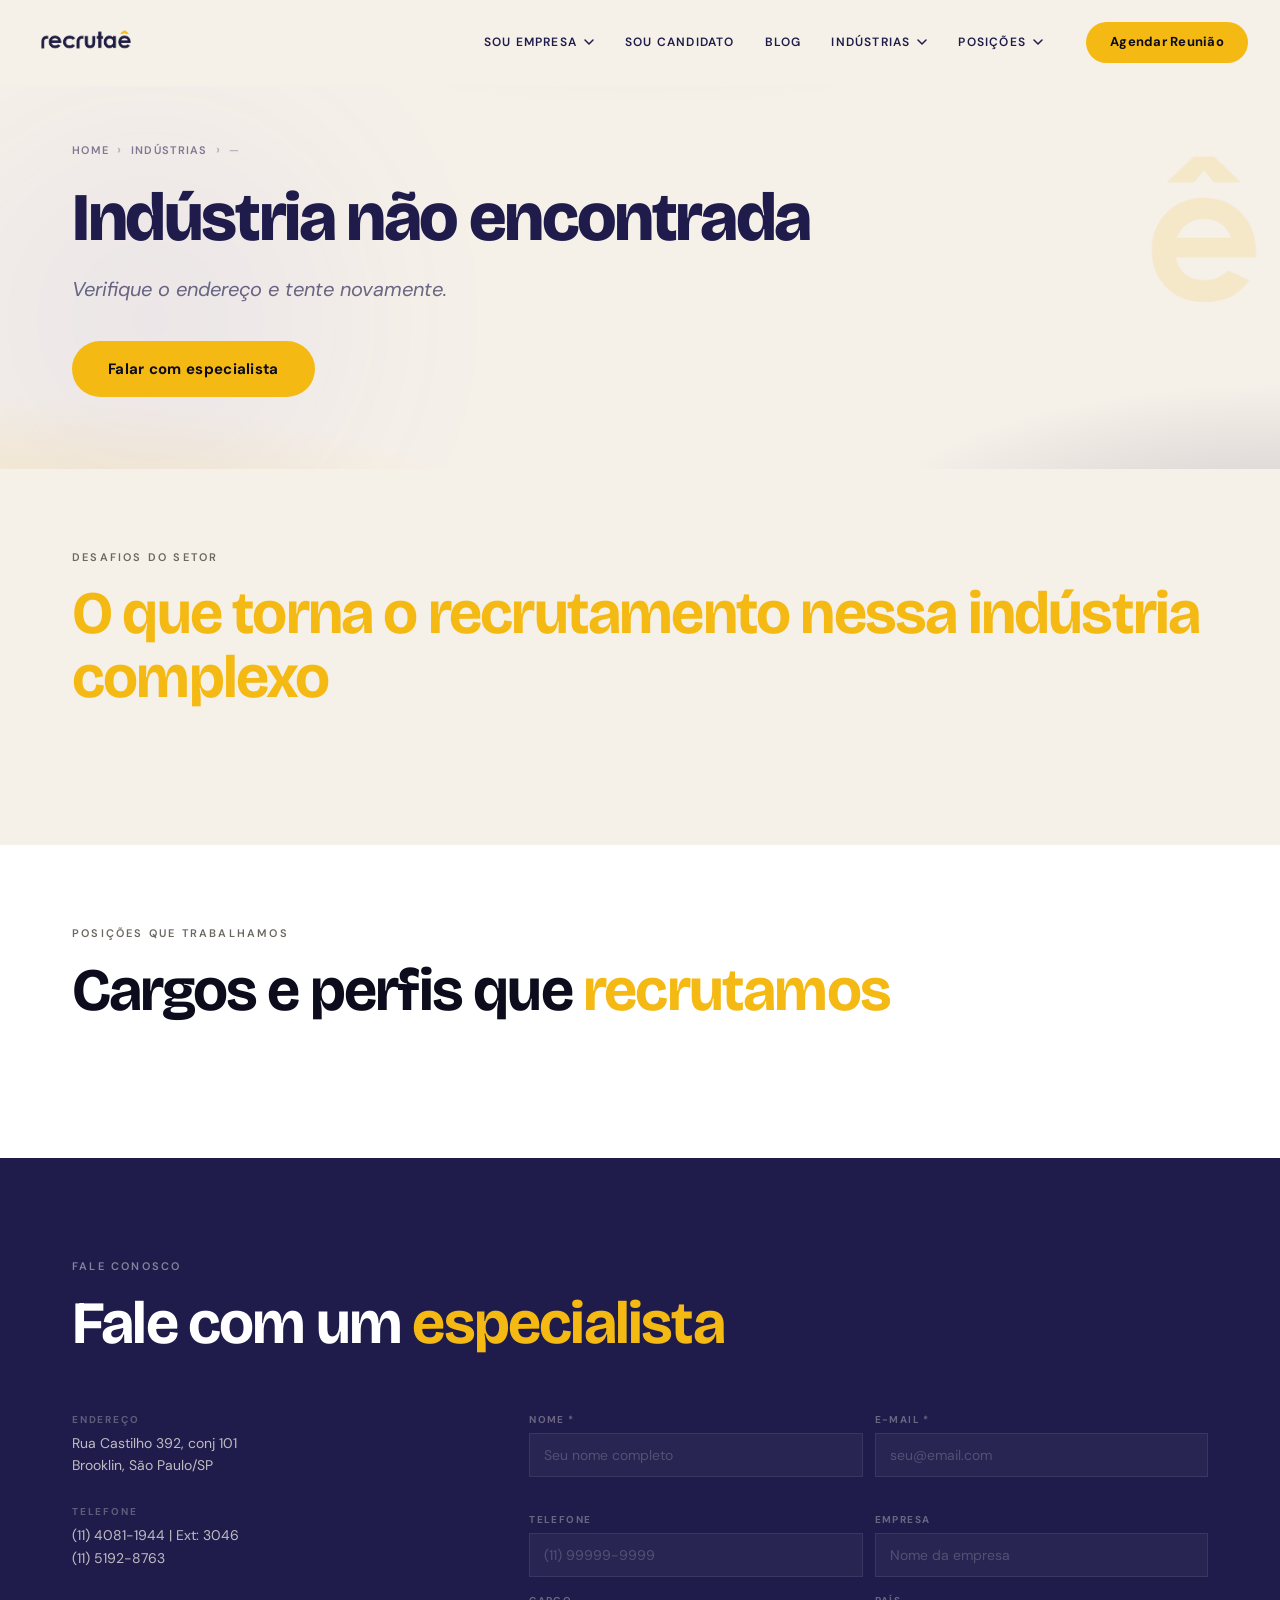
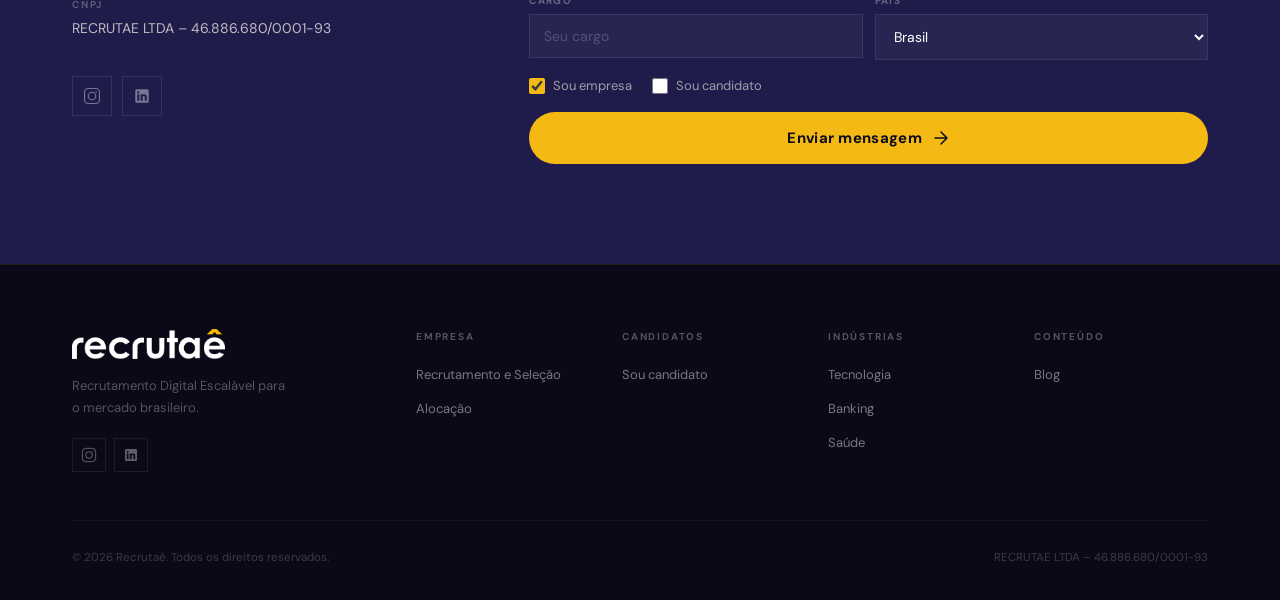
<file: industria-template.html>
<!DOCTYPE html>
<html lang="pt-BR">
<head>
  <meta charset="UTF-8">
  <meta name="viewport" content="width=device-width, initial-scale=1.0">
  <title>Recrutamento Especializado por Setor e Indústria | Recrutaê</title>
  <meta name="description" content="Consultoria de recrutamento com headhunters especializados na sua indústria. Entendemos os desafios do seu setor para encontrar os melhores profissionais.">
  <meta name="keywords" content="recrutamento por setor, headhunter especializado, recrutamento indústria, seleção tech por setor, recrutamento corporativo, recrutamento mercado financeiro, recrutamento varejo, recrutamento saúde">
  <meta name="robots" content="index, follow">
  <link rel="canonical" href="https://recrutae.com.br/industria-template.html">

  <meta property="og:type" content="website">
  <meta property="og:url" content="https://recrutae.com.br/industria-template.html">
  <meta property="og:title" content="Recrutamento Especializado por Setor | Recrutaê">
  <meta property="og:description" content="Consultoria de recrutamento com headhunters especializados na sua indústria.">
  <meta property="og:image" content="https://recrutae.com.br/assets/logos/Recrutae%20horizontal%202026.png">

  <meta property="twitter:card" content="summary_large_image">
  <meta property="twitter:url" content="https://recrutae.com.br/industria-template.html">
  <meta property="twitter:title" content="Recrutamento Especializado por Setor | Recrutaê">
  <meta property="twitter:description" content="Consultoria de recrutamento com headhunters especializados na sua indústria.">
  <meta property="twitter:image" content="https://recrutae.com.br/assets/logos/Recrutae%20horizontal%202026.png">

  <link rel="preconnect" href="https://fonts.googleapis.com">
  <link rel="preconnect" href="https://fonts.gstatic.com" crossorigin>
  <link href="https://fonts.googleapis.com/css2?family=Bricolage+Grotesque:opsz,wght@12..96,400;12..96,500;12..96,600;12..96,700;12..96,800&family=DM+Sans:ital,opsz,wght@0,9..40,400;0,9..40,500;0,9..40,600;1,9..40,400&display=swap" rel="stylesheet">
  <link rel="stylesheet" href="style.css?v=4">
  <link rel="icon" href="assets/logos/favicon-square.png" type="image/png">
</head>
<body>
  <div id="page-overlay"></div>

  <nav class="navbar transparent on-dark" id="navbar">
    <div class="nav-container">
      <a href="index.html" class="nav-logo">
        <img src="assets/logos/Recrutae horizontal 2026.png" alt="Recrutaê" class="logo-light" loading="eager">
        <img src="assets/logos/Principal_Recrutae horizontal 2026.png" alt="Recrutaê" class="logo-dark" loading="eager">
      </a>
      <ul class="nav-menu" id="navMenu">
        <li class="nav-item has-dropdown">
          <a href="#" class="nav-link">Sou empresa <svg class="chevron" width="12" height="12" viewBox="0 0 12 12" fill="none"><path d="M2 4l4 4 4-4" stroke="currentColor" stroke-width="1.5" stroke-linecap="round" stroke-linejoin="round"/></svg></a>
          <ul class="dropdown">
            <li><a href="recrutamento-selecao.html">Recrutamento e Seleção</a></li>
            <li><a href="alocacao.html">Alocação</a></li>
          </ul>
        </li>
        <li class="nav-item"><a href="sou-candidato.html" class="nav-link">Sou candidato</a></li>
        <li class="nav-item"><a href="blog.html" class="nav-link">Blog</a></li>
        <li class="nav-item has-dropdown">
          <a href="#" class="nav-link">Indústrias <svg class="chevron" width="12" height="12" viewBox="0 0 12 12" fill="none"><path d="M2 4l4 4 4-4" stroke="currentColor" stroke-width="1.5" stroke-linecap="round" stroke-linejoin="round"/></svg></a>
          <ul class="dropdown dropdown-wide">
            <li><a href="industria-template.html?ind=tecnologia">Tecnologia</a></li>
            <li><a href="industria-template.html?ind=telecom">Telecom</a></li>
            <li><a href="industria-template.html?ind=midia">Mídia</a></li>
            <li><a href="industria-template.html?ind=varejo">Varejo</a></li>
            <li><a href="industria-template.html?ind=bens-consumo">Bens de Consumo</a></li>
            <li><a href="industria-template.html?ind=logistica">Logística</a></li>
            <li><a href="industria-template.html?ind=servicos-financeiros">Serviços Financeiros</a></li>
            <li><a href="industria-template.html?ind=banking">Banking</a></li>
            <li><a href="industria-template.html?ind=agro">Agro</a></li>
            <li><a href="industria-template.html?ind=energia">Energia</a></li>
            <li><a href="industria-template.html?ind=seguros">Seguros</a></li>
            <li><a href="industria-template.html?ind=educacao">Educação</a></li>
            <li><a href="industria-template.html?ind=saude">Saúde</a></li>
            <li><a href="industria-template.html?ind=games">Games</a></li>
          </ul>
        </li>
        <li class="nav-item has-dropdown">
          <a href="#" class="nav-link">Posições <svg class="chevron" width="12" height="12" viewBox="0 0 12 12" fill="none"><path d="M2 4l4 4 4-4" stroke="currentColor" stroke-width="1.5" stroke-linecap="round" stroke-linejoin="round"/></svg></a>
          <ul class="dropdown dropdown-wide">
            <li><a href="posicao-template.html?pos=bancos-financeiros">Bancos e Serviços Financeiros</a></li>
            <li><a href="posicao-template.html?pos=engenharia-manufatura">Engenharia e Manufatura</a></li>
            <li><a href="posicao-template.html?pos=financeiro-tributario">Financeiro e Tributário</a></li>
            <li><a href="posicao-template.html?pos=imobiliario-construcao">Imobiliário e Construção</a></li>
            <li><a href="posicao-template.html?pos=juridico-legal">Jurídico e Legal</a></li>
            <li><a href="posicao-template.html?pos=marketing-comunicacao">Marketing/Comunicação/Digital</a></li>
            <li><a href="posicao-template.html?pos=operacoes-logistica">Operações/Logística/Supply Chain</a></li>
            <li><a href="posicao-template.html?pos=petroleo-gas">Petróleo e Gás</a></li>
            <li><a href="posicao-template.html?pos=recursos-humanos">Recursos Humanos</a></li>
            <li><a href="posicao-template.html?pos=saude-ciencias">Saúde e Ciências</a></li>
            <li><a href="posicao-template.html?pos=tecnologia-informacao">Tecnologia da Informação</a></li>
            <li><a href="posicao-template.html?pos=vendas">Vendas</a></li>
          </ul>
        </li>
      </ul>
      <a href="index.html#contato" class="btn-cta-nav">Agendar Reunião</a>
      <button class="hamburger" id="hamburger" aria-label="Menu"><span></span><span></span><span></span></button>
    </div>
  </nav>
  <div class="mobile-menu-overlay" id="mobileOverlay"></div>

  <main>

    <!-- HERO (rendered by JS) -->
    <section class="page-hero" id="ind-hero">
      <div class="hero-blob-gold"></div>
      <div class="container">
        <nav class="breadcrumb" aria-label="Breadcrumb">
          <a href="index.html">Home</a>
          <span class="breadcrumb-sep">›</span>
          <a href="index.html#industrias">Indústrias</a>
          <span class="breadcrumb-sep">›</span>
          <span id="ind-breadcrumb">—</span>
        </nav>
        <h1 class="page-hero-title animate-up" id="ind-title">Carregando...</h1>
        <p class="page-hero-sub animate-up" id="ind-sub"></p>
        <a href="#contato" class="btn btn-gold animate-up">Falar com especialista</a>
      </div>
    </section>

    <!-- DESAFIOS -->
    <section class="section-cream">
      <div class="container">
        <div class="section-header animate-up">
          <span class="label">Desafios do setor</span>
          <h2 class="section-title"><em>O que torna o recrutamento nessa indústria complexo</em></h2>
        </div>
        <div class="diff-list" id="ind-challenges"></div>
      </div>
    </section>

    <!-- POSICOES -->
    <section class="section-white">
      <div class="container">
        <div class="section-header animate-up">
          <span class="label">Posições que trabalhamos</span>
          <h2 class="section-title">Cargos e perfis que <em>recrutamos</em></h2>
        </div>
        <div class="chips animate-up" id="ind-positions"></div>
      </div>
    </section>

    <!-- CONTACT -->
    <section class="contact" id="contato">
      <div class="container">
        <div class="contact-header animate-up">
          <span class="label label-light">Fale conosco</span>
          <h2 class="section-title" style="color:var(--white)">Fale com um <em>especialista</em></h2>
        </div>
        <div class="contact-grid">
          <div class="contact-info animate-up">
            <div class="contact-info-block">
              <p class="contact-info-lbl">Endereço</p>
              <p class="contact-info-val">Rua Castilho 392, conj 101<br>Brooklin, São Paulo/SP</p>
            </div>
            <div class="contact-info-block">
              <p class="contact-info-lbl">Telefone</p>
              <p class="contact-info-val">(11) 4081-1944 | Ext: 3046<br>(11) 5192-8763</p>
            </div>
            <div class="contact-info-block">
              <p class="contact-info-lbl">CNPJ</p>
              <p class="contact-info-val">RECRUTAE LTDA – 46.886.680/0001-93</p>
            </div>
            <div class="contact-social">
              <a href="https://www.instagram.com/recrut.ae" target="_blank" rel="noopener" class="social-icon-link" aria-label="Instagram">
                <svg width="18" height="18" viewBox="0 0 24 24" fill="none"><rect x="2" y="2" width="20" height="20" rx="5" stroke="currentColor" stroke-width="1.5"/><circle cx="12" cy="12" r="5" stroke="currentColor" stroke-width="1.5"/><circle cx="17.5" cy="6.5" r="1" fill="currentColor"/></svg>
              </a>
              <a href="https://www.linkedin.com/company/recruta%C3%AA/posts/?feedView=all" target="_blank" rel="noopener" class="social-icon-link" aria-label="LinkedIn">
                <svg width="18" height="18" viewBox="0 0 24 24" fill="currentColor" aria-hidden="true"><path d="M19 3a2 2 0 0 1 2 2v14a2 2 0 0 1-2 2H5a2 2 0 0 1-2-2V5a2 2 0 0 1 2-2h14zM8.339 18.337V9.667H5.667v8.67h2.672zM7.003 8.51c.92 0 1.484-.61 1.484-1.371-.017-.778-.563-1.371-1.466-1.371-.902 0-1.491.593-1.491 1.371 0 .761.572 1.371 1.456 1.371h.017zm11.335 9.827v-4.97c0-2.465-1.317-3.612-3.073-3.612-1.418 0-2.052.78-2.408 1.327h.018V9.667h-2.672c.035.754 0 8.67 0 8.67h2.672v-4.842c0-.24.017-.48.087-.652.19-.48.628-.977 1.36-.977.96 0 1.345.732 1.345 1.804v4.667h2.671z"/></svg>
              </a>
            </div>
          </div>
          <form class="contact-form animate-up stagger-1" id="contactFormInd" novalidate>
            <div class="form-row">
              <div class="form-group">
                <label for="nome">Nome *</label>
                <input type="text" id="nome" name="nome" required placeholder="Seu nome completo">
                <span class="form-error"></span>
              </div>
              <div class="form-group">
                <label for="email">E-mail *</label>
                <input type="email" id="email" name="email" required placeholder="seu@email.com">
                <span class="form-error"></span>
              </div>
            </div>
            <div class="form-row">
              <div class="form-group">
                <label for="tel">Telefone</label>
                <input type="tel" id="tel" name="telefone" placeholder="(11) 99999-9999">
              </div>
              <div class="form-group">
                <label for="empresa">Empresa</label>
                <input type="text" id="empresa" name="empresa" placeholder="Nome da empresa">
              </div>
            </div>
            <div class="form-row">
              <div class="form-group">
                <label for="cargo">Cargo</label>
                <input type="text" id="cargo" name="cargo" placeholder="Seu cargo">
              </div>
              <div class="form-group">
                <label for="pais">País</label>
                <select id="pais" name="pais">
                  <option value="BR" selected>Brasil</option>
                  <option value="PT">Portugal</option>
                  <option value="US">Estados Unidos</option>
                  <option value="AR">Argentina</option>
                  <option value="MX">México</option>
                </select>
              </div>
            </div>
            <div class="form-checks">
              <label class="form-check"><input type="checkbox" name="tipo" value="empresa" checked> Sou empresa</label>
              <label class="form-check"><input type="checkbox" name="tipo" value="candidato"> Sou candidato</label>
            </div>
            <button type="submit" class="btn btn-gold btn-full">
              <span>Enviar mensagem</span>
              <svg width="18" height="18" viewBox="0 0 18 18" fill="none"><path d="M3 9h12M9 3l6 6-6 6" stroke="currentColor" stroke-width="1.5" stroke-linecap="round" stroke-linejoin="round"/></svg>
            </button>
            <div class="form-success" id="formSuccess" style="display:none">
              <svg width="20" height="20" viewBox="0 0 20 20" fill="none"><circle cx="10" cy="10" r="9" stroke="currentColor" stroke-width="1.5"/><path d="M7 10l2 2 4-4" stroke="currentColor" stroke-width="1.5" stroke-linecap="round" stroke-linejoin="round"/></svg>
              Mensagem enviada! Entraremos em contato em breve.
            </div>
          </form>
        </div>
      </div>
    </section>

  </main>

  <footer class="footer">
    <div class="container">
      <div class="footer-top">
        <div class="footer-brand">
          <img src="assets/logos/Recrutae horizontal 2026.png" alt="Recrutaê" class="footer-logo" loading="lazy">
          <p class="footer-desc">Recrutamento Digital Escalável para o mercado brasileiro.</p>
          <div class="footer-socials">
            <a href="https://www.instagram.com/recrut.ae" target="_blank" rel="noopener" aria-label="Instagram">
              <svg width="16" height="16" viewBox="0 0 24 24" fill="none"><rect x="2" y="2" width="20" height="20" rx="5" stroke="currentColor" stroke-width="1.5"/><circle cx="12" cy="12" r="5" stroke="currentColor" stroke-width="1.5"/><circle cx="17.5" cy="6.5" r="1" fill="currentColor"/></svg>
            </a>
            <a href="https://www.linkedin.com/company/recruta%C3%AA/posts/?feedView=all" target="_blank" rel="noopener" aria-label="LinkedIn">
              <svg width="16" height="16" viewBox="0 0 24 24" fill="currentColor" aria-hidden="true"><path d="M19 3a2 2 0 0 1 2 2v14a2 2 0 0 1-2 2H5a2 2 0 0 1-2-2V5a2 2 0 0 1 2-2h14zM8.339 18.337V9.667H5.667v8.67h2.672zM7.003 8.51c.92 0 1.484-.61 1.484-1.371-.017-.778-.563-1.371-1.466-1.371-.902 0-1.491.593-1.491 1.371 0 .761.572 1.371 1.456 1.371h.017zm11.335 9.827v-4.97c0-2.465-1.317-3.612-3.073-3.612-1.418 0-2.052.78-2.408 1.327h.018V9.667h-2.672c.035.754 0 8.67 0 8.67h2.672v-4.842c0-.24.017-.48.087-.652.19-.48.628-.977 1.36-.977.96 0 1.345.732 1.345 1.804v4.667h2.671z"/></svg>
            </a>
          </div>
        </div>
        <nav class="footer-nav">
          <div class="footer-col"><h4>Empresa</h4><ul><li><a href="recrutamento-selecao.html">Recrutamento e Seleção</a></li><li><a href="alocacao.html">Alocação</a></li></ul></div>
          <div class="footer-col"><h4>Candidatos</h4><ul><li><a href="sou-candidato.html">Sou candidato</a></li></ul></div>
          <div class="footer-col"><h4>Indústrias</h4><ul><li><a href="industria-template.html?ind=tecnologia">Tecnologia</a></li><li><a href="industria-template.html?ind=banking">Banking</a></li><li><a href="industria-template.html?ind=saude">Saúde</a></li></ul></div>
          <div class="footer-col"><h4>Conteúdo</h4><ul><li><a href="blog.html">Blog</a></li></ul></div>
        </nav>
      </div>
      <div class="footer-bottom">
        <p>© 2026 Recrutaê. Todos os direitos reservados.</p>
        <p>RECRUTAE LTDA – 46.886.680/0001-93</p>
      </div>
    </div>
  </footer>

  <script src="script.js?v=4"></script>
  <script>
    const INDUSTRIES = {
      tecnologia: {
        name: 'Tecnologia',
        color: '#4B9EFF',
        hero: 'Recrutamento e Seleção para o Setor de Tecnologia',
        sub: 'Encontre os melhores talentos tech para acelerar sua transformação digital.',
        challenges: [
          'Competitividade acirrada por talentos tech em escala global',
          'Dificuldade em encontrar perfis que aliam liderança técnica e visão de negócio',
          'Rotatividade alta e guerra por talentos entre empresas de tecnologia',
          'Necessidade de atualização constante em stacks e metodologias emergentes'
        ],
        positions: ['Product Manager', 'Engenheiro de Software', 'CTO', 'Head de Dados', 'DevOps', 'Arquiteto de Soluções', 'Scrum Master', 'QA Lead', 'Data Scientist', 'CISO'],
      },
      telecom: {
        name: 'Telecom',
        color: '#FF6B35',
        hero: 'Recrutamento Especializado para Telecomunicações',
        sub: 'Líderes capazes de navegar a convergência entre redes, digital e customer experience.',
        challenges: [
          'Transformação digital acelerada com infraestrutura legada ainda em operação',
          'Convergência entre telecom tradicional e plataformas digitais exige perfis híbridos',
          'Pressão regulatória e por eficiência operacional simultaneamente',
          'Expansão 5G demanda especialistas raros no mercado'
        ],
        positions: ['Engenheiro de Telecomunicações', 'Gerente de Operações de Rede', 'Head de Infraestrutura', 'Especialista em 5G', 'Gestor de Projetos Telecom', 'Head de Customer Experience'],
      },
      midia: {
        name: 'Mídia',
        color: '#9B59B6',
        hero: 'Talentos para a Indústria de Mídia e Entretenimento',
        sub: 'Profissionais que unem criatividade editorial com domínio de plataformas digitais.',
        challenges: [
          'Transformação do modelo de negócio de mídia tradicional para digital-first',
          'Monetização de conteúdo em ambiente de streaming e redes sociais',
          'Necessidade de profissionais que entendam dados e audiência simultaneamente',
          'Concorrência com grandes plataformas globais por talentos criativos'
        ],
        positions: ['Head de Conteúdo Digital', 'Gerente de Plataformas', 'Diretor Comercial', 'Head de Marketing', 'Editor-chefe', 'Head de Produto de Mídia'],
      },
      varejo: {
        name: 'Varejo',
        color: '#E74C3C',
        hero: 'Recrutamento para o Varejo Omnichannel',
        sub: 'Executivos que dominam a integração entre loja física, e-commerce e experiência do cliente.',
        challenges: [
          'Integração entre canais online e offline sem fricção para o consumidor',
          'Gestão da cadeia de suprimentos com alta volatilidade de demanda',
          'Pressão crescente de marketplaces e concorrentes digitais',
          'Transformação da experiência de compra com tecnologia e personalização'
        ],
        positions: ['Head de E-commerce', 'Gerente de Operações', 'Diretor de Expansão', 'Head de CX', 'Gestor de Categoria', 'Head de Supply Chain Varejo'],
      },
      'bens-consumo': {
        name: 'Bens de Consumo',
        color: '#27AE60',
        hero: 'Talentos para Bens de Consumo e FMCG',
        sub: 'Líderes que equilibram inovação de portfólio, distribuição e sustentabilidade.',
        challenges: [
          'Competição acirrada com marcas globais e regionais em todos os segmentos',
          'Pressão por eficiência na cadeia de distribuição e precificação dinâmica',
          'Consumidor mais exigente quanto a sustentabilidade e transparência',
          'Digitalização do trade marketing e dos canais de venda'
        ],
        positions: ['Gerente de Produto', 'Head de Trade Marketing', 'Diretor Comercial', 'Gerente de Key Accounts', 'Head de Supply Chain', 'Gerente de Inovação'],
      },
      logistica: {
        name: 'Logística',
        color: '#F39C12',
        hero: 'Especialistas em Recrutamento para Logística e Supply Chain',
        sub: 'Profissionais que transformam complexidade operacional em vantagem competitiva.',
        challenges: [
          'Pressão crescente por last-mile delivery rápido e sustentável',
          'Automação de armazéns e centros de distribuição exige novos perfis',
          'Visibilidade em tempo real da supply chain como diferencial competitivo',
          'Gestão de custos e margens em ambiente inflacionário'
        ],
        positions: ['Gerente de Operações', 'Head de Supply Chain', 'Coordenador de Distribuição', 'Gerente de Frotas', 'Especialista em WMS', 'Head de Planejamento Logístico'],
      },
      'servicos-financeiros': {
        name: 'Serviços Financeiros',
        color: '#1ABC9C',
        hero: 'Recrutamento para Serviços Financeiros',
        sub: 'Executivos que navegam regulação, Open Finance e transformação digital simultaneamente.',
        challenges: [
          'Open Finance e Banking as a Service redefinem modelos de negócio tradicionais',
          'Regulamentação crescente do Banco Central exige perfis técnicos e de compliance',
          'Concorrência das fintechs força bancos a acelerar transformação digital',
          'Gestão de risco em ambiente de juros altos e inadimplência volátil'
        ],
        positions: ['Gerente de Produtos Financeiros', 'Head de Compliance', 'Especialista em Open Banking', 'Gerente de Risco', 'Head de Transformação Digital', 'Gerente de Câmbio'],
      },
      banking: {
        name: 'Banking',
        color: '#2980B9',
        hero: 'Recrutamento Especializado para o Setor Bancário',
        sub: 'Líderes que conciliam tradição financeira com agilidade digital e inovação.',
        challenges: [
          'Pressão das fintechs e bancos digitais força reinvenção constante',
          'Digitalização de agências e migração de clientes para canais online',
          'Regulação prudencial e stress tests exigem expertise técnico especializado',
          'Atração de talentos tech para um ambiente corporativo tradicional'
        ],
        positions: ['CEO de Banco Digital', 'Head de Corporate Banking', 'Gerente de Wealth Management', 'Head de Crédito', 'Gerente de Produtos Bancários', 'Head de Open Finance'],
      },
      agro: {
        name: 'Agro',
        color: '#8BC34A',
        hero: 'Talentos para o Agronegócio Brasileiro',
        sub: 'Profissionais que unem conhecimento técnico do campo com gestão moderna e tecnologia.',
        challenges: [
          'Incorporação de AgTech e precisão digital nas operações agrícolas',
          'Rastreabilidade e certificações para mercados exportadores exigentes',
          'Sustentabilidade e ESG como requisito de entrada em cadeias globais',
          'Gestão financeira sofisticada para operações de grande escala'
        ],
        positions: ['Gerente Agrícola', 'Head de AgTech', 'Diretor Comercial Agro', 'Especialista em Commodities', 'Gestor de Propriedade Rural', 'Head de Sustentabilidade Agro'],
      },
      energia: {
        name: 'Energia',
        color: '#FFC107',
        hero: 'Recrutamento para o Setor de Energia',
        sub: 'Executivos que lideram a transição energética com competência técnica e visão de futuro.',
        challenges: [
          'Transição para energias renováveis cria demanda por perfis técnicos especializados',
          'Regulação ANEEL em constante evolução exige expertise regulatório',
          'Projetos de energia solar e eólica crescem acima da disponibilidade de talentos',
          'ESG como pilar estratégico em todas as decisões do setor'
        ],
        positions: ['Engenheiro de Energia', 'Head de Projetos Renováveis', 'Gerente Regulatório', 'Especialista em ESG', 'Diretor de Operações de Usina', 'Head de Trading Energético'],
      },
      seguros: {
        name: 'Seguros',
        color: '#3498DB',
        hero: 'Especialistas em Recrutamento para o Mercado de Seguros',
        sub: 'Talentos que navegam a digitalização do mercado segurador com expertise atuarial e comercial.',
        challenges: [
          'Insurtech transformando modelos de distribuição e pricing tradicionais',
          'Digitalização da jornada do cliente e automação de sinistros',
          'Regulação SUSEP em evolução constante exige especialistas qualificados',
          'Atração de perfis tech para um setor historicamente conservador'
        ],
        positions: ['Atuário Sênior', 'Gerente de Produtos de Seguro', 'Head de Sinistros', 'Gerente Comercial', 'Especialista em Regulação SUSEP', 'Head de Insurtech'],
      },
      educacao: {
        name: 'Educação',
        color: '#9C27B0',
        hero: 'Talentos para EdTechs e Instituições de Ensino',
        sub: 'Líderes que combinam visão pedagógica com domínio de tecnologia educacional.',
        challenges: [
          'EdTechs em crescimento acelerado competem por talentos escassos em produto e tech',
          'Ensino híbrido demanda líderes com competências pedagógicas e digitais simultâneas',
          'Queda de matrículas presenciais pressiona IES a inovar em modelo de negócio',
          'Personalização em escala via IA e dados como diferencial competitivo'
        ],
        positions: ['Head de Produto Educacional', 'Gerente de Parcerias B2B', 'Diretor Pedagógico', 'Head de Growth', 'Coordenador Acadêmico', 'Head de Customer Success Educação'],
      },
      saude: {
        name: 'Saúde',
        color: '#E91E63',
        hero: 'Recrutamento para Saúde e HealthTech',
        sub: 'Profissionais que unem expertise clínica com capacidade de gestão e inovação digital.',
        challenges: [
          'Digitalização da saúde e telemedicina exigem perfis médicos com letramento tecnológico',
          'Regulação ANVISA e ANS cria demanda constante por especialistas de compliance',
          'HealthTechs crescem rapidamente e precisam de líderes de produto e tech especializados',
          'Gestão hospitalar sob pressão de custos e qualidade simultaneamente'
        ],
        positions: ['Médico Gestor', 'Head de HealthTech', 'Gerente de Operações Hospitalares', 'Especialista em Regulação Saúde', 'Head de Produto Health', 'Diretor Médico'],
      },
      games: {
        name: 'Games',
        color: '#FF5722',
        hero: 'Talentos para a Indústria de Games',
        sub: 'Criadores e gestores que constroem experiências memoráveis e negócios sustentáveis.',
        challenges: [
          'Mercado global de games no Brasil cresce acima de 15% ao ano',
          'Escassez de game designers e programadores especializados em engines 3D',
          'Monetização via live service e battle passes exige expertise em product management',
          'Esports e streaming como canais de aquisição e retenção de jogadores'
        ],
        positions: ['Game Designer', 'Head de Monetização', 'Gerente de Comunidade', 'Produtor de Games', 'Head de Esports', 'Programador de Engine'],
      },
    };

    (function() {
      const key = new URLSearchParams(window.location.search).get('ind');
      const data = INDUSTRIES[key];

      if (!data) {
        document.getElementById('ind-title').textContent = 'Indústria não encontrada';
        document.getElementById('ind-sub').textContent = 'Verifique o endereço e tente novamente.';
        return;
      }

      // Update page title & meta
      document.title = data.name + ' — Recrutaê';

      // Breadcrumb
      document.getElementById('ind-breadcrumb').textContent = data.name;

      // Hero
      const titleEl = document.getElementById('ind-title');
      titleEl.innerHTML = data.hero.replace(data.name, '<em>' + data.name + '</em>');
      document.getElementById('ind-sub').textContent = data.sub;

      // Challenges
      const challengesEl = document.getElementById('ind-challenges');
      const icons = [
        '<svg width="24" height="24" viewBox="0 0 24 24" fill="none" stroke="currentColor" stroke-width="1.5" stroke-linecap="round" stroke-linejoin="round"><circle cx="12" cy="12" r="10"/><path d="M12 8v4l3 3"/></svg>',
        '<svg width="24" height="24" viewBox="0 0 24 24" fill="none" stroke="currentColor" stroke-width="1.5" stroke-linecap="round" stroke-linejoin="round"><polygon points="12 2 15.09 8.26 22 9.27 17 14.14 18.18 21.02 12 17.77 5.82 21.02 7 14.14 2 9.27 8.91 8.26 12 2"/></svg>',
        '<svg width="24" height="24" viewBox="0 0 24 24" fill="none" stroke="currentColor" stroke-width="1.5" stroke-linecap="round" stroke-linejoin="round"><path d="M12 2l3.09 6.26L22 9.27l-5 4.87 1.18 6.88L12 17.77l-6.18 3.25L7 14.14 2 9.27l6.91-1.01L12 2z"/></svg>',
        '<svg width="24" height="24" viewBox="0 0 24 24" fill="none" stroke="currentColor" stroke-width="1.5" stroke-linecap="round" stroke-linejoin="round"><path d="M13 2L3 14h9l-1 8 10-12h-9l1-8z"/></svg>'
      ];
      data.challenges.forEach(function(c, i) {
        challengesEl.innerHTML += '<div class="diff-item animate-up">'
          + '<div class="diff-icon">' + icons[i % icons.length] + '</div>'
          + '<div class="diff-content"><p class="diff-body">' + c + '</p></div>'
          + '</div>';
      });

      // Positions
      const posEl = document.getElementById('ind-positions');
      data.positions.forEach(function(p) {
        posEl.innerHTML += '<span class="chip">' + p + '</span>';
      });
    })();
  </script>
</body>
</html>
</file>
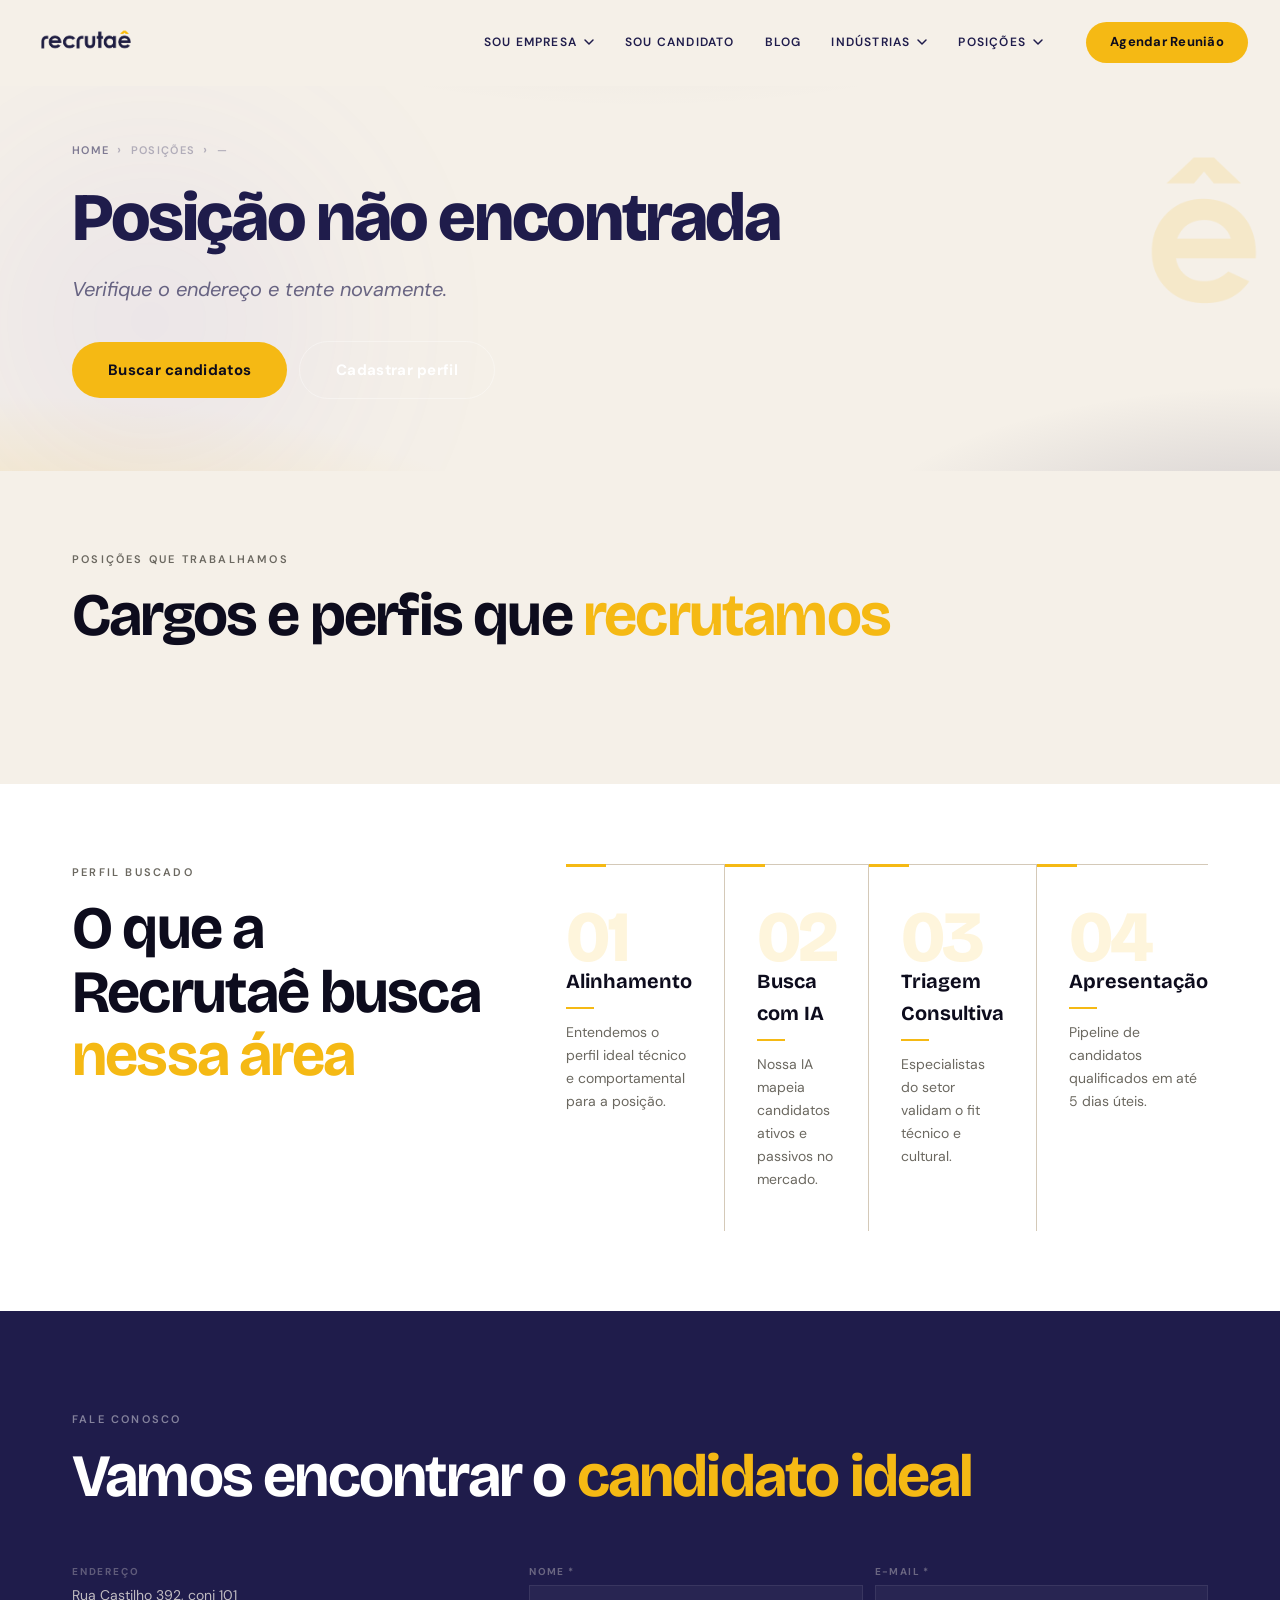
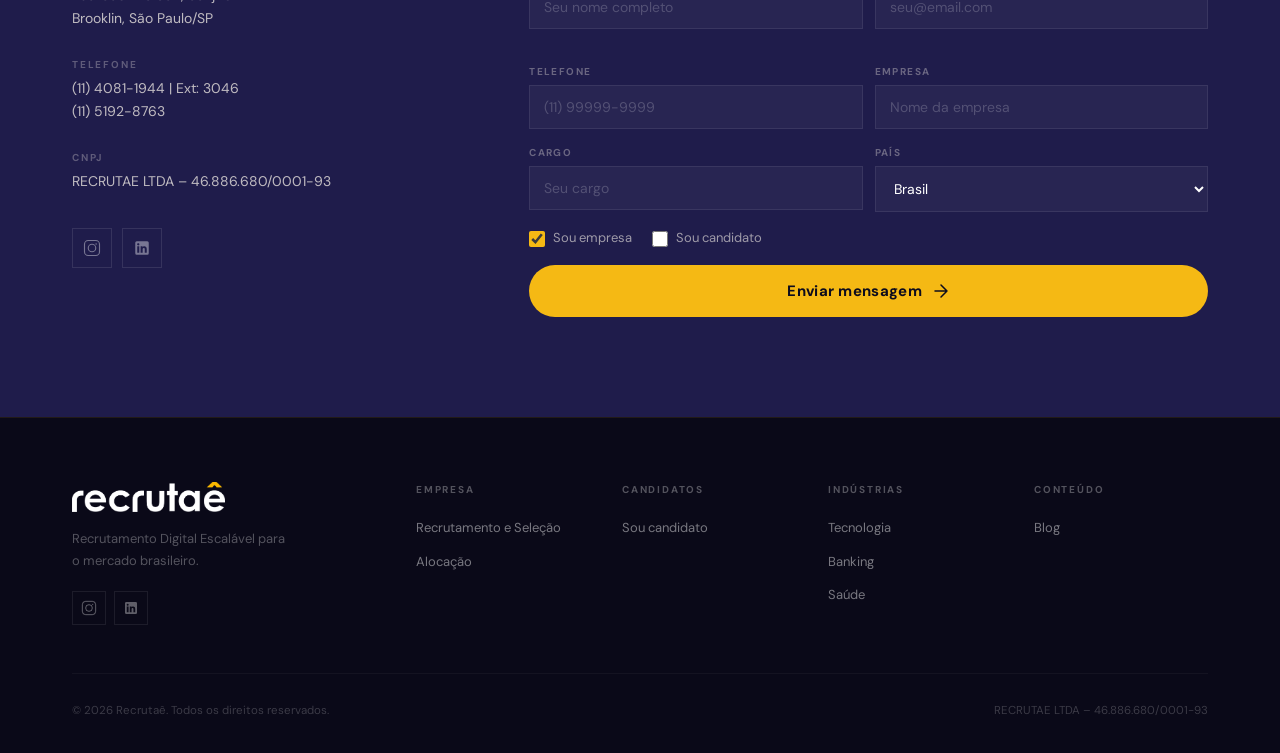
<file: posicao-template.html>
<!DOCTYPE html>
<html lang="pt-BR">
<head>
  <meta charset="UTF-8">
  <meta name="viewport" content="width=device-width, initial-scale=1.0">
  <title>Recrutamento por Cargo e Posição Especializada | Recrutaê</title>
  <meta name="description" content="Headhunters especializados por cargo e posição. Da tecnologia ao marketing, recrutamos talentos ideais para as demandas específicas da sua vaga.">
  <meta name="keywords" content="recrutamento por cargo, recrutamento desenvolvedores, recrutamento gerentes, recrutamento marketing, headhunter ti, headhunter finanças, seleção de executivos">
  <meta name="robots" content="index, follow">
  <link rel="canonical" href="https://recrutae.com.br/posicao-template.html">

  <meta property="og:type" content="website">
  <meta property="og:url" content="https://recrutae.com.br/posicao-template.html">
  <meta property="og:title" content="Recrutamento por Cargo Especializado | Recrutaê">
  <meta property="og:description" content="Headhunters especializados por cargo e posição para o mercado corporativo e tech.">
  <meta property="og:image" content="https://recrutae.com.br/assets/logos/Recrutae%20horizontal%202026.png">

  <meta property="twitter:card" content="summary_large_image">
  <meta property="twitter:url" content="https://recrutae.com.br/posicao-template.html">
  <meta property="twitter:title" content="Recrutamento por Cargo Especializado | Recrutaê">
  <meta property="twitter:description" content="Headhunters especializados por cargo e posição para o mercado corporativo e tech.">
  <meta property="twitter:image" content="https://recrutae.com.br/assets/logos/Recrutae%20horizontal%202026.png">

  <link rel="preconnect" href="https://fonts.googleapis.com">
  <link rel="preconnect" href="https://fonts.gstatic.com" crossorigin>
  <link href="https://fonts.googleapis.com/css2?family=Bricolage+Grotesque:opsz,wght@12..96,400;12..96,500;12..96,600;12..96,700;12..96,800&family=DM+Sans:ital,opsz,wght@0,9..40,400;0,9..40,500;0,9..40,600;1,9..40,400&display=swap" rel="stylesheet">
  <link rel="stylesheet" href="style.css?v=4">
  <link rel="icon" href="assets/logos/favicon-square.png" type="image/png">
</head>
<body>
  <div id="page-overlay"></div>

  <nav class="navbar transparent on-dark" id="navbar">
    <div class="nav-container">
      <a href="index.html" class="nav-logo">
        <img src="assets/logos/Recrutae horizontal 2026.png" alt="Recrutaê" class="logo-light" loading="eager">
        <img src="assets/logos/Principal_Recrutae horizontal 2026.png" alt="Recrutaê" class="logo-dark" loading="eager">
      </a>
      <ul class="nav-menu" id="navMenu">
        <li class="nav-item has-dropdown">
          <a href="#" class="nav-link">Sou empresa <svg class="chevron" width="12" height="12" viewBox="0 0 12 12" fill="none"><path d="M2 4l4 4 4-4" stroke="currentColor" stroke-width="1.5" stroke-linecap="round" stroke-linejoin="round"/></svg></a>
          <ul class="dropdown">
            <li><a href="recrutamento-selecao.html">Recrutamento e Seleção</a></li>
            <li><a href="alocacao.html">Alocação</a></li>
          </ul>
        </li>
        <li class="nav-item"><a href="sou-candidato.html" class="nav-link">Sou candidato</a></li>
        <li class="nav-item"><a href="blog.html" class="nav-link">Blog</a></li>
        <li class="nav-item has-dropdown">
          <a href="#" class="nav-link">Indústrias <svg class="chevron" width="12" height="12" viewBox="0 0 12 12" fill="none"><path d="M2 4l4 4 4-4" stroke="currentColor" stroke-width="1.5" stroke-linecap="round" stroke-linejoin="round"/></svg></a>
          <ul class="dropdown dropdown-wide">
            <li><a href="industria-template.html?ind=tecnologia">Tecnologia</a></li>
            <li><a href="industria-template.html?ind=telecom">Telecom</a></li>
            <li><a href="industria-template.html?ind=midia">Mídia</a></li>
            <li><a href="industria-template.html?ind=varejo">Varejo</a></li>
            <li><a href="industria-template.html?ind=bens-consumo">Bens de Consumo</a></li>
            <li><a href="industria-template.html?ind=logistica">Logística</a></li>
            <li><a href="industria-template.html?ind=servicos-financeiros">Serviços Financeiros</a></li>
            <li><a href="industria-template.html?ind=banking">Banking</a></li>
            <li><a href="industria-template.html?ind=agro">Agro</a></li>
            <li><a href="industria-template.html?ind=energia">Energia</a></li>
            <li><a href="industria-template.html?ind=seguros">Seguros</a></li>
            <li><a href="industria-template.html?ind=educacao">Educação</a></li>
            <li><a href="industria-template.html?ind=saude">Saúde</a></li>
            <li><a href="industria-template.html?ind=games">Games</a></li>
          </ul>
        </li>
        <li class="nav-item has-dropdown">
          <a href="#" class="nav-link">Posições <svg class="chevron" width="12" height="12" viewBox="0 0 12 12" fill="none"><path d="M2 4l4 4 4-4" stroke="currentColor" stroke-width="1.5" stroke-linecap="round" stroke-linejoin="round"/></svg></a>
          <ul class="dropdown dropdown-wide">
            <li><a href="posicao-template.html?pos=bancos-financeiros">Bancos e Serviços Financeiros</a></li>
            <li><a href="posicao-template.html?pos=engenharia-manufatura">Engenharia e Manufatura</a></li>
            <li><a href="posicao-template.html?pos=financeiro-tributario">Financeiro e Tributário</a></li>
            <li><a href="posicao-template.html?pos=imobiliario-construcao">Imobiliário e Construção</a></li>
            <li><a href="posicao-template.html?pos=juridico-legal">Jurídico e Legal</a></li>
            <li><a href="posicao-template.html?pos=marketing-comunicacao">Marketing/Comunicação/Digital</a></li>
            <li><a href="posicao-template.html?pos=operacoes-logistica">Operações/Logística/Supply Chain</a></li>
            <li><a href="posicao-template.html?pos=petroleo-gas">Petróleo e Gás</a></li>
            <li><a href="posicao-template.html?pos=recursos-humanos">Recursos Humanos</a></li>
            <li><a href="posicao-template.html?pos=saude-ciencias">Saúde e Ciências</a></li>
            <li><a href="posicao-template.html?pos=tecnologia-informacao">Tecnologia da Informação</a></li>
            <li><a href="posicao-template.html?pos=vendas">Vendas</a></li>
          </ul>
        </li>
      </ul>
      <a href="index.html#contato" class="btn-cta-nav">Agendar Reunião</a>
      <button class="hamburger" id="hamburger" aria-label="Menu"><span></span><span></span><span></span></button>
    </div>
  </nav>
  <div class="mobile-menu-overlay" id="mobileOverlay"></div>

  <main>

    <!-- HERO -->
    <section class="page-hero" id="pos-hero">
      <div class="hero-blob-gold"></div>
      <div class="container">
        <nav class="breadcrumb" aria-label="Breadcrumb">
          <a href="index.html">Home</a>
          <span class="breadcrumb-sep">›</span>
          <span>Posições</span>
          <span class="breadcrumb-sep">›</span>
          <span id="pos-breadcrumb">—</span>
        </nav>
        <h1 class="page-hero-title animate-up" id="pos-title">Carregando...</h1>
        <p class="page-hero-sub animate-up" id="pos-sub"></p>
        <div class="hero-ctas animate-up">
          <a href="#contato" class="btn btn-gold">Buscar candidatos</a>
          <a href="sou-candidato.html#cadastro" class="btn btn-outline-white">Cadastrar perfil</a>
        </div>
      </div>
    </section>

    <!-- ROLES -->
    <section class="section-cream">
      <div class="container">
        <div class="section-header animate-up">
          <span class="label">Posições que trabalhamos</span>
          <h2 class="section-title">Cargos e perfis que <em>recrutamos</em></h2>
        </div>
        <div class="chips animate-up" id="pos-roles"></div>
      </div>
    </section>

    <!-- PERFIL -->
    <section class="section-white">
      <div class="container">
        <div class="two-col-text">
          <div class="two-col-left animate-up">
            <span class="label">Perfil buscado</span>
            <h2 class="section-title">O que a Recrutaê busca <em>nessa área</em></h2>
            <p class="section-body" id="pos-profile"></p>
          </div>
          <div class="two-col-right animate-up stagger-1">
            <div class="process-grid process-grid-2col">
              <div class="process-step">
                <div class="process-number">01</div>
                <h3 class="process-title">Alinhamento</h3>
                <p class="process-body">Entendemos o perfil ideal técnico e comportamental para a posição.</p>
              </div>
              <div class="process-step">
                <div class="process-number">02</div>
                <h3 class="process-title">Busca com IA</h3>
                <p class="process-body">Nossa IA mapeia candidatos ativos e passivos no mercado.</p>
              </div>
              <div class="process-step">
                <div class="process-number">03</div>
                <h3 class="process-title">Triagem Consultiva</h3>
                <p class="process-body">Especialistas do setor validam o fit técnico e cultural.</p>
              </div>
              <div class="process-step">
                <div class="process-number">04</div>
                <h3 class="process-title">Apresentação</h3>
                <p class="process-body">Pipeline de candidatos qualificados em até 5 dias úteis.</p>
              </div>
            </div>
          </div>
        </div>
      </div>
    </section>

    <!-- CONTACT -->
    <section class="contact" id="contato">
      <div class="container">
        <div class="contact-header animate-up">
          <span class="label label-light">Fale conosco</span>
          <h2 class="section-title" style="color:var(--white)">Vamos encontrar o <em>candidato ideal</em></h2>
        </div>
        <div class="contact-grid">
          <div class="contact-info animate-up">
            <div class="contact-info-block">
              <p class="contact-info-lbl">Endereço</p>
              <p class="contact-info-val">Rua Castilho 392, conj 101<br>Brooklin, São Paulo/SP</p>
            </div>
            <div class="contact-info-block">
              <p class="contact-info-lbl">Telefone</p>
              <p class="contact-info-val">(11) 4081-1944 | Ext: 3046<br>(11) 5192-8763</p>
            </div>
            <div class="contact-info-block">
              <p class="contact-info-lbl">CNPJ</p>
              <p class="contact-info-val">RECRUTAE LTDA – 46.886.680/0001-93</p>
            </div>
            <div class="contact-social">
              <a href="https://www.instagram.com/recrut.ae" target="_blank" rel="noopener" class="social-icon-link" aria-label="Instagram">
                <svg width="18" height="18" viewBox="0 0 24 24" fill="none"><rect x="2" y="2" width="20" height="20" rx="5" stroke="currentColor" stroke-width="1.5"/><circle cx="12" cy="12" r="5" stroke="currentColor" stroke-width="1.5"/><circle cx="17.5" cy="6.5" r="1" fill="currentColor"/></svg>
              </a>
              <a href="https://www.linkedin.com/company/recruta%C3%AA/posts/?feedView=all" target="_blank" rel="noopener" class="social-icon-link" aria-label="LinkedIn">
                <svg width="18" height="18" viewBox="0 0 24 24" fill="currentColor" aria-hidden="true"><path d="M19 3a2 2 0 0 1 2 2v14a2 2 0 0 1-2 2H5a2 2 0 0 1-2-2V5a2 2 0 0 1 2-2h14zM8.339 18.337V9.667H5.667v8.67h2.672zM7.003 8.51c.92 0 1.484-.61 1.484-1.371-.017-.778-.563-1.371-1.466-1.371-.902 0-1.491.593-1.491 1.371 0 .761.572 1.371 1.456 1.371h.017zm11.335 9.827v-4.97c0-2.465-1.317-3.612-3.073-3.612-1.418 0-2.052.78-2.408 1.327h.018V9.667h-2.672c.035.754 0 8.67 0 8.67h2.672v-4.842c0-.24.017-.48.087-.652.19-.48.628-.977 1.36-.977.96 0 1.345.732 1.345 1.804v4.667h2.671z"/></svg>
              </a>
            </div>
          </div>
          <form class="contact-form animate-up stagger-1" id="contactFormPos" novalidate>
            <div class="form-row">
              <div class="form-group">
                <label for="nome">Nome *</label>
                <input type="text" id="nome" name="nome" required placeholder="Seu nome completo">
                <span class="form-error"></span>
              </div>
              <div class="form-group">
                <label for="email">E-mail *</label>
                <input type="email" id="email" name="email" required placeholder="seu@email.com">
                <span class="form-error"></span>
              </div>
            </div>
            <div class="form-row">
              <div class="form-group">
                <label for="tel">Telefone</label>
                <input type="tel" id="tel" name="telefone" placeholder="(11) 99999-9999">
              </div>
              <div class="form-group">
                <label for="empresa">Empresa</label>
                <input type="text" id="empresa" name="empresa" placeholder="Nome da empresa">
              </div>
            </div>
            <div class="form-row">
              <div class="form-group">
                <label for="cargo">Cargo</label>
                <input type="text" id="cargo" name="cargo" placeholder="Seu cargo">
              </div>
              <div class="form-group">
                <label for="pais">País</label>
                <select id="pais" name="pais">
                  <option value="BR" selected>Brasil</option>
                  <option value="PT">Portugal</option>
                  <option value="US">Estados Unidos</option>
                  <option value="AR">Argentina</option>
                  <option value="MX">México</option>
                </select>
              </div>
            </div>
            <div class="form-checks">
              <label class="form-check"><input type="checkbox" name="tipo" value="empresa" checked> Sou empresa</label>
              <label class="form-check"><input type="checkbox" name="tipo" value="candidato"> Sou candidato</label>
            </div>
            <button type="submit" class="btn btn-gold btn-full">
              <span>Enviar mensagem</span>
              <svg width="18" height="18" viewBox="0 0 18 18" fill="none"><path d="M3 9h12M9 3l6 6-6 6" stroke="currentColor" stroke-width="1.5" stroke-linecap="round" stroke-linejoin="round"/></svg>
            </button>
            <div class="form-success" id="formSuccess" style="display:none">
              <svg width="20" height="20" viewBox="0 0 20 20" fill="none"><circle cx="10" cy="10" r="9" stroke="currentColor" stroke-width="1.5"/><path d="M7 10l2 2 4-4" stroke="currentColor" stroke-width="1.5" stroke-linecap="round" stroke-linejoin="round"/></svg>
              Mensagem enviada! Entraremos em contato em breve.
            </div>
          </form>
        </div>
      </div>
    </section>

  </main>

  <footer class="footer">
    <div class="container">
      <div class="footer-top">
        <div class="footer-brand">
          <img src="assets/logos/Recrutae horizontal 2026.png" alt="Recrutaê" class="footer-logo" loading="lazy">
          <p class="footer-desc">Recrutamento Digital Escalável para o mercado brasileiro.</p>
          <div class="footer-socials">
            <a href="https://www.instagram.com/recrut.ae" target="_blank" rel="noopener" aria-label="Instagram">
              <svg width="16" height="16" viewBox="0 0 24 24" fill="none"><rect x="2" y="2" width="20" height="20" rx="5" stroke="currentColor" stroke-width="1.5"/><circle cx="12" cy="12" r="5" stroke="currentColor" stroke-width="1.5"/><circle cx="17.5" cy="6.5" r="1" fill="currentColor"/></svg>
            </a>
            <a href="https://www.linkedin.com/company/recruta%C3%AA/posts/?feedView=all" target="_blank" rel="noopener" aria-label="LinkedIn">
              <svg width="16" height="16" viewBox="0 0 24 24" fill="currentColor" aria-hidden="true"><path d="M19 3a2 2 0 0 1 2 2v14a2 2 0 0 1-2 2H5a2 2 0 0 1-2-2V5a2 2 0 0 1 2-2h14zM8.339 18.337V9.667H5.667v8.67h2.672zM7.003 8.51c.92 0 1.484-.61 1.484-1.371-.017-.778-.563-1.371-1.466-1.371-.902 0-1.491.593-1.491 1.371 0 .761.572 1.371 1.456 1.371h.017zm11.335 9.827v-4.97c0-2.465-1.317-3.612-3.073-3.612-1.418 0-2.052.78-2.408 1.327h.018V9.667h-2.672c.035.754 0 8.67 0 8.67h2.672v-4.842c0-.24.017-.48.087-.652.19-.48.628-.977 1.36-.977.96 0 1.345.732 1.345 1.804v4.667h2.671z"/></svg>
            </a>
          </div>
        </div>
        <nav class="footer-nav">
          <div class="footer-col"><h4>Empresa</h4><ul><li><a href="recrutamento-selecao.html">Recrutamento e Seleção</a></li><li><a href="alocacao.html">Alocação</a></li></ul></div>
          <div class="footer-col"><h4>Candidatos</h4><ul><li><a href="sou-candidato.html">Sou candidato</a></li></ul></div>
          <div class="footer-col"><h4>Indústrias</h4><ul><li><a href="industria-template.html?ind=tecnologia">Tecnologia</a></li><li><a href="industria-template.html?ind=banking">Banking</a></li><li><a href="industria-template.html?ind=saude">Saúde</a></li></ul></div>
          <div class="footer-col"><h4>Conteúdo</h4><ul><li><a href="blog.html">Blog</a></li></ul></div>
        </nav>
      </div>
      <div class="footer-bottom">
        <p>© 2026 Recrutaê. Todos os direitos reservados.</p>
        <p>RECRUTAE LTDA – 46.886.680/0001-93</p>
      </div>
    </div>
  </footer>

  <script src="script.js?v=4"></script>
  <script>
    const POSITIONS = {
      bancos: {
        name: 'Bancos e Serviços Financeiros',
        sub: 'Executivos que dominam o ecossistema financeiro brasileiro e suas transformações.',
        roles: ['CEO de Banco Digital', 'Head de Corporate Banking', 'Gerente de Wealth Management', 'Head de Crédito PF/PJ', 'Gerente de Produtos Bancários', 'Head de Open Finance', 'Gerente de Compliance Financeiro', 'Analista Sênior de Risco de Crédito'],
        profile: 'Profissionais com sólida formação em Economia, Administração ou Engenharia, com MBA e experiência em ambientes regulados. Dominam modelagem financeira, regulação BACEN e tendências de Open Finance.',
      },
      engenharia: {
        name: 'Engenharia e Manufatura',
        sub: 'Líderes técnicos que transformam processos produtivos e impulsionam eficiência industrial.',
        roles: ['Diretor de Engenharia', 'Gerente de Manufatura', 'Head de Lean Manufacturing', 'Engenheiro Sênior de Processos', 'Gerente de Qualidade', 'Head de P&D', 'Coordenador de Manutenção', 'Engenheiro de Automação'],
        profile: 'Engenheiros com experiência em chão de fábrica e capacidade de liderança estratégica. Familiaridade com metodologias Lean, Six Sigma e indústria 4.0 é diferencial.',
      },
      financeiro: {
        name: 'Financeiro e Tributário',
        sub: 'Gestores que garantem saúde financeira e compliance tributário em ambientes complexos.',
        roles: ['CFO', 'Head de Controladoria', 'Gerente Financeiro', 'Head de Tributário', 'Especialista em FP&A', 'Gerente de Tesouraria', 'Head de Auditoria Interna', 'Analista Sênior Fiscal'],
        profile: 'Contadores, Economistas ou Administradores com especialização em finanças corporativas. Experiência com IFRS, legislação tributária brasileira e gestão de fluxo de caixa em empresas de médio a grande porte.',
      },
      imobiliario: {
        name: 'Imobiliário e Construção',
        sub: 'Profissionais que lideram incorporação, construção e gestão de ativos imobiliários.',
        roles: ['Diretor de Incorporação', 'Gerente de Obras', 'Head de Produto Imobiliário', 'Gerente Comercial de Lançamentos', 'Head de Asset Management', 'Gerente de Compras e Suprimentos', 'Coordenador Técnico de Projetos'],
        profile: 'Engenheiros civis ou arquitetos com experiência em gestão de projetos de grande escala. Conhecimento do ciclo completo de incorporação: aquisição de terrenos, produto, lançamento e entrega.',
      },
      juridico: {
        name: 'Jurídico e Legal',
        sub: 'Juristas que navegam regulação complexa e criam valor estratégico para as organizações.',
        roles: ['General Counsel', 'Head Jurídico', 'Gerente de Compliance', 'Advogado Sênior de M&A', 'Head de Propriedade Intelectual', 'Gerente de Contratos', 'Especialista em Direito Digital', 'Head de Regulatório'],
        profile: 'Bacharéis em Direito com pós-graduação e atuação em escritórios de ponta ou jurídico interno de grandes corporações. Perfis que combinam rigor técnico com visão de negócio são os mais disputados.',
      },
      marketing: {
        name: 'Marketing, Comunicação e Digital',
        sub: 'Líderes que constroem marcas relevantes e crescimento sustentável no ambiente digital.',
        roles: ['CMO', 'VP de Marketing', 'Head de Growth', 'Head de Performance', 'Gerente de Marketing Digital', 'Head de Brand', 'Diretor de Comunicação', 'Head de CRM', 'Gerente de Social Media', 'Head de Influencer Marketing'],
        profile: 'Profissionais com formação em Marketing, Publicidade ou Comunicação, com forte domínio de canais digitais, dados e ferramentas de automação. Capacidade de balancear branding de longo prazo com ativações de performance.',
      },
      operacoes: {
        name: 'Operações, Logística e Supply Chain',
        sub: 'Gestores que otimizam cadeias complexas e garantem excelência operacional em escala.',
        roles: ['COO', 'Head de Operações', 'Gerente de Supply Chain', 'Head de Logística', 'Gerente de Projetos', 'Especialista em Lean', 'Head de Procurement', 'Gerente de Planejamento de Demanda'],
        profile: 'Engenheiros ou Administradores com MBA e experiência em operações de alta complexidade. Domínio de metodologias de otimização (Lean, Six Sigma) e familiaridade com ferramentas de planejamento (SAP, Oracle).',
      },
      petroleo: {
        name: 'Petróleo e Gás',
        sub: 'Especialistas técnicos e gestores para o setor de energia mais estratégico do país.',
        roles: ['Engenheiro de Petróleo', 'Gerente de Exploração', 'Head de HSE', 'Gerente de Projetos Offshore', 'Especialista em Reservatórios', 'Head de Integridade de Dutos', 'Gerente de Contrato E&P'],
        profile: 'Engenheiros de Petróleo, Mecânicos ou Químicos com experiência em operações upstream ou downstream. Certificações em segurança (NEBOSH, IOGP) são diferenciais competitivos.',
      },
      rh: {
        name: 'Recursos Humanos',
        sub: 'Líderes de pessoas que transformam cultura e impulsionam performance organizacional.',
        roles: ['CHRO', 'Head de People', 'Gerente de R&S', 'Head de T&D', 'Gerente de Remuneração e Benefícios', 'Head de Cultura', 'Business Partner Sênior', 'Head de Diversidade e Inclusão'],
        profile: 'Psicólogos, Administradores ou Pedagogos com experiência em gestão de pessoas em ambientes de alta performance. Perfis que combinam empatia com análise de dados de people analytics são os mais valorizados.',
      },
      'saude-ciencias': {
        name: 'Saúde e Ciências',
        sub: 'Profissionais que unem rigor científico com capacidade de inovação e gestão.',
        roles: ['Médico Gestor', 'Head de HealthTech', 'Gerente de Operações Hospitalares', 'Especialista em Regulação ANVISA/ANS', 'Head de Produto Health', 'Diretor Médico', 'Gerente de Pesquisa Clínica', 'Head de Farmácia Hospitalar'],
        profile: 'Médicos, Farmacêuticos ou Biomédicos com pós-graduação em gestão em saúde ou administração hospitalar. Capacidade de navegar regulação complexa (ANVISA, ANS) e liderar equipes multidisciplinares.',
      },
      'seguros-pos': {
        name: 'Seguros',
        sub: 'Especialistas que dominam atuária, produtos e distribuição no mercado segurador.',
        roles: ['Atuário Sênior', 'Gerente de Produtos de Seguro', 'Head de Sinistros', 'Gerente Comercial de Seguros', 'Especialista em Regulação SUSEP', 'Head de Insurtech', 'Gerente de Corretagem', 'Head de Pricing'],
        profile: 'Atuários, Economistas ou Administradores com especialização em mercado de seguros. Conhecimento profundo da regulação SUSEP e capacidade de estruturar produtos para nichos de mercado.',
      },
      ti: {
        name: 'Tecnologia da Informação',
        sub: 'Líderes técnicos que constroem times e produtos que escalam.',
        roles: ['CTO', 'VP de Tecnologia', 'Head de Engenharia', 'Arquiteto de Soluções', 'Engineering Manager', 'Tech Lead', 'Head de Dados', 'Head de Segurança da Informação', 'Head de Infraestrutura', 'Head de Produto Digital'],
        profile: 'Profissionais com formação em Ciência da Computação, Engenharia ou Sistemas de Informação. Perfis que combinam profundidade técnica com capacidade de comunicação com stakeholders de negócio são os mais disputados.',
      },
      'varejo-pos': {
        name: 'Varejo',
        sub: 'Executivos que lideram a transformação omnichannel do varejo brasileiro.',
        roles: ['Head de E-commerce', 'Gerente de Operações Varejo', 'Diretor de Expansão', 'Head de Customer Experience', 'Gestor de Categoria', 'Head de Supply Chain Varejo', 'Gerente de Buyer', 'Head de Visual Merchandising'],
        profile: 'Administradores ou Economistas com experiência em varejo de alta performance. Capacidade de integrar operações físicas e digitais, com domínio de dados de consumidor e gestão de categoria.',
      },
      vendas: {
        name: 'Vendas',
        sub: 'Líderes comerciais que constroem times e processos de vendas escaláveis.',
        roles: ['VP de Vendas', 'Head of Sales', 'Gerente Comercial', 'Head de Inside Sales', 'Gerente de Key Accounts', 'Head de Sucesso do Cliente', 'Gerente de Parcerias', 'Head de Revenue Operations'],
        profile: 'Profissionais com forte histórico de atingimento de metas e capacidade de construir times de alta performance. Perfis que dominam vendas complexas, CRM e metodologias de vendas consultivas (SPIN, MEDDIC) são muito demandados.',
      },
    };

    (function() {
      // Alias map: long slug used in links → short key used in POSITIONS data
      const ALIASES = {
        'bancos-financeiros': 'bancos',
        'engenharia-manufatura': 'engenharia',
        'financeiro-tributario': 'financeiro',
        'imobiliario-construcao': 'imobiliario',
        'juridico-legal': 'juridico',
        'marketing-comunicacao': 'marketing',
        'operacoes-logistica': 'operacoes',
        'petroleo-gas': 'petroleo',
        'recursos-humanos': 'rh',
        'saude-ciencias': 'saude-ciencias',
        'seguros': 'seguros-pos',
        'tecnologia-informacao': 'ti',
        'varejo': 'varejo-pos',
        'vendas': 'vendas',
      };
      const raw = new URLSearchParams(window.location.search).get('pos');
      const key = ALIASES[raw] || raw;
      const data = POSITIONS[key];

      if (!data) {
        document.getElementById('pos-title').textContent = 'Posição não encontrada';
        document.getElementById('pos-sub').textContent = 'Verifique o endereço e tente novamente.';
        return;
      }

      // Update page title
      document.title = data.name + ' — Recrutaê';

      // Breadcrumb
      document.getElementById('pos-breadcrumb').textContent = data.name;

      // Hero
      document.getElementById('pos-title').textContent = data.name;
      document.getElementById('pos-sub').textContent = data.sub;

      // Roles
      const rolesEl = document.getElementById('pos-roles');
      data.roles.forEach(function(r) {
        rolesEl.innerHTML += '<span class="chip">' + r + '</span>';
      });

      // Profile
      document.getElementById('pos-profile').textContent = data.profile;
    })();
  </script>
</body>
</html>
</file>
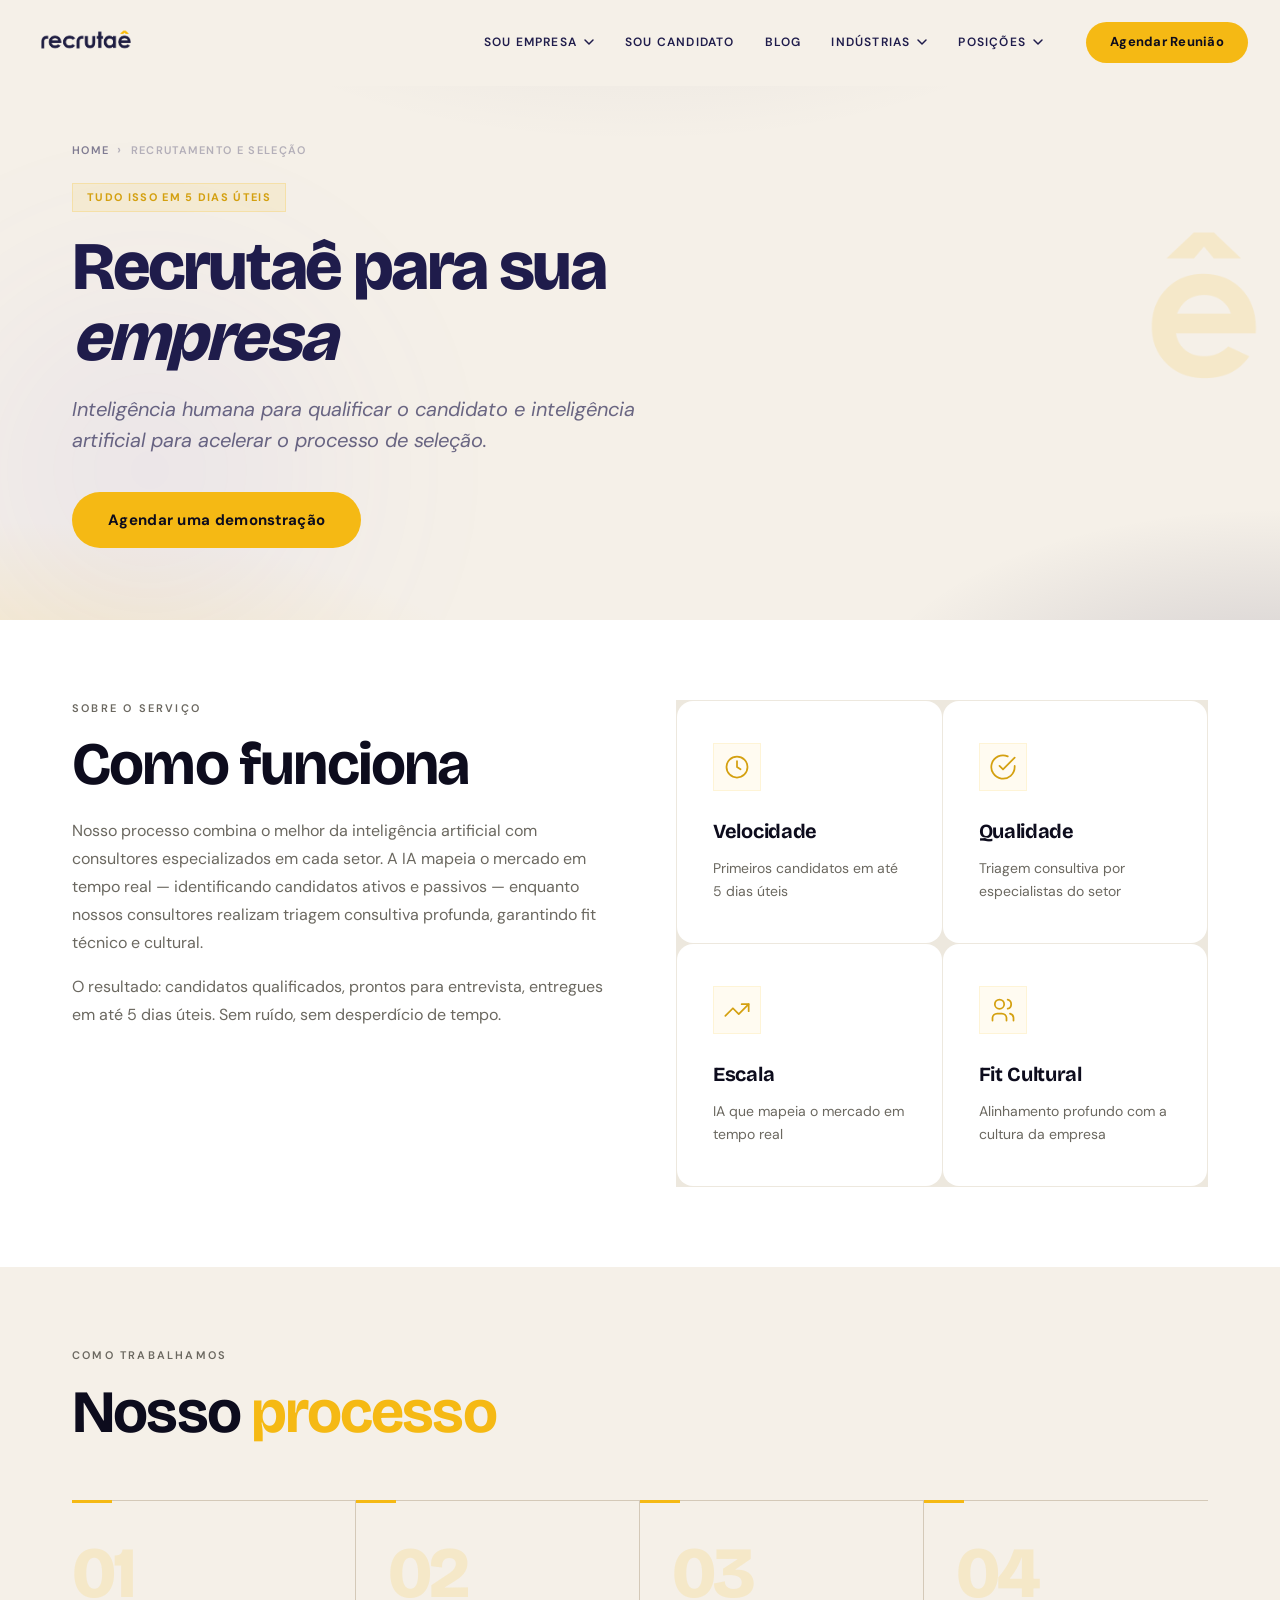
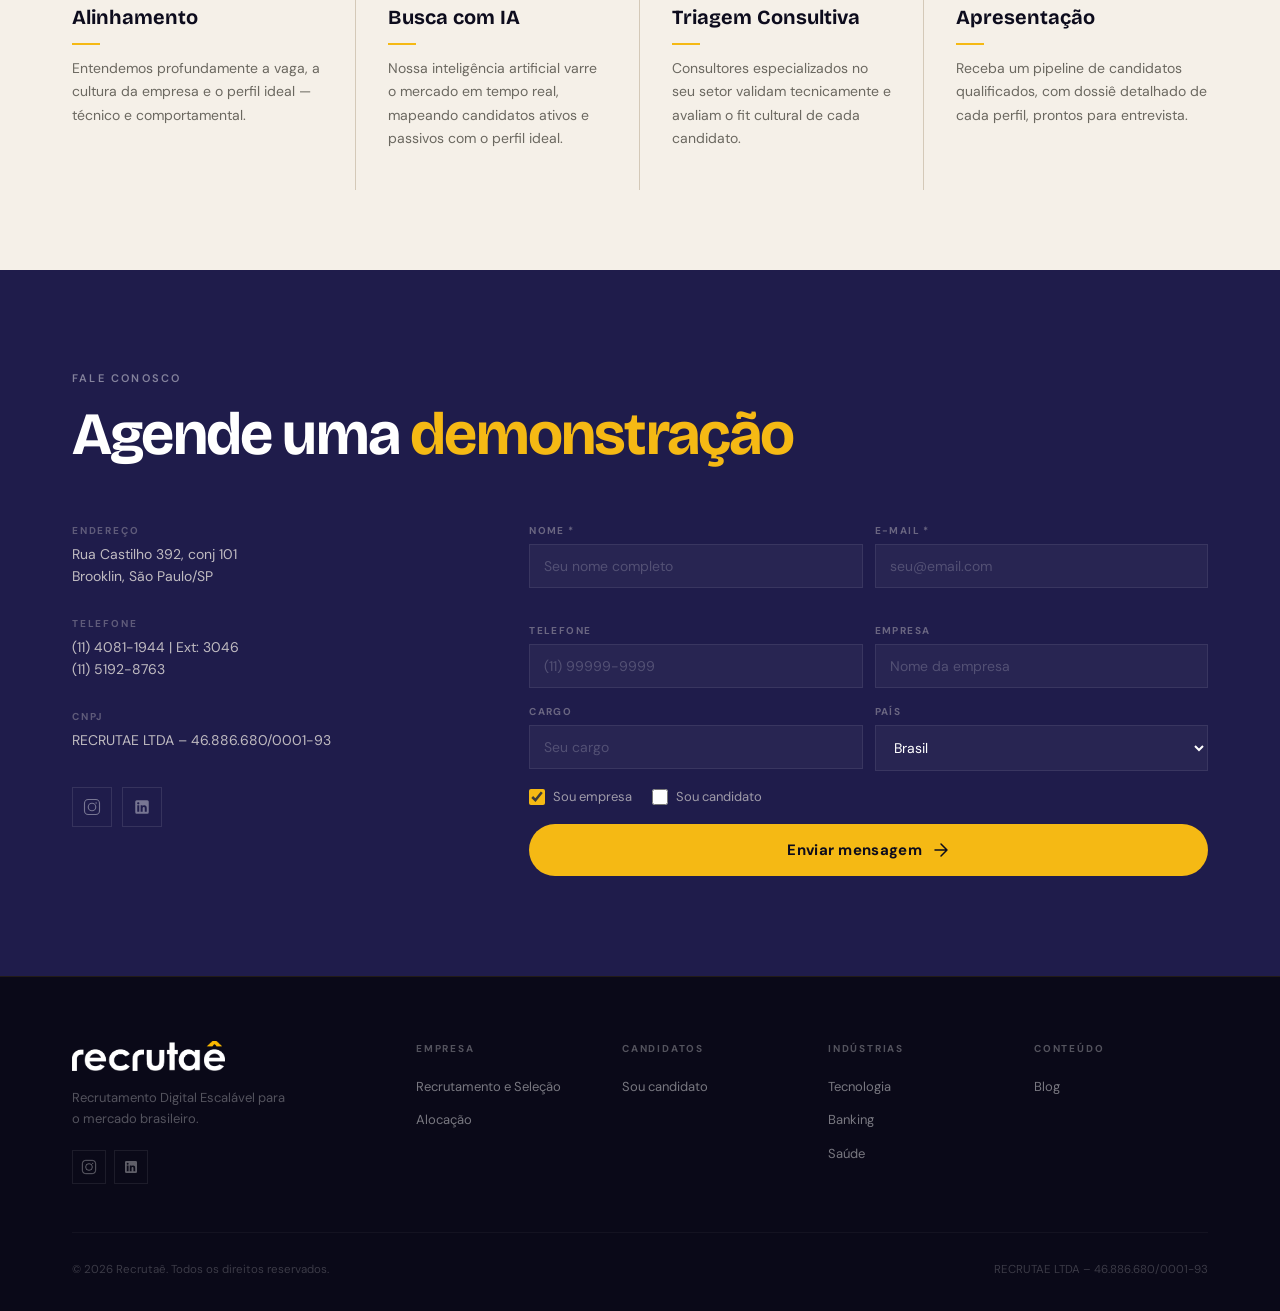
<file: recrutamento-selecao.html>
<!DOCTYPE html>
<html lang="pt-BR">
<head>
  <meta charset="UTF-8">
  <meta name="viewport" content="width=device-width, initial-scale=1.0">
  <title>Recrutamento e Seleção de Profissionais Especializados | Recrutaê</title>
  <meta name="description" content="Processos ágeis de recrutamento e seleção com headhunters especialistas em tecnologia. Primeiros candidatos altamente qualificados em até 5 dias úteis.">
  <meta name="keywords" content="recrutamento e seleção, consultoria de R&S, recrutamento corporativo, headhunting tech, processo seletivo ágil, agência de recrutamento, seleção de executivos">
  <meta name="robots" content="index, follow">
  <link rel="canonical" href="https://recrutae.com.br/recrutamento-selecao.html">

  <meta property="og:type" content="website">
  <meta property="og:url" content="https://recrutae.com.br/recrutamento-selecao.html">
  <meta property="og:title" content="Recrutamento e Seleção Especializado | Recrutaê">
  <meta property="og:description" content="Consultoria de recrutamento e seleção tech com inteligência humana e IA. Primeiros candidatos em até 5 dias úteis.">
  <meta property="og:image" content="https://recrutae.com.br/assets/logos/Recrutae%20horizontal%202026.png">

  <meta property="twitter:card" content="summary_large_image">
  <meta property="twitter:url" content="https://recrutae.com.br/recrutamento-selecao.html">
  <meta property="twitter:title" content="Recrutamento e Seleção Especializado | Recrutaê">
  <meta property="twitter:description" content="Consultoria de recrutamento e seleção tech com inteligência humana e IA. Primeiros candidatos em até 5 dias úteis.">
  <meta property="twitter:image" content="https://recrutae.com.br/assets/logos/Recrutae%20horizontal%202026.png">

  <link rel="preconnect" href="https://fonts.googleapis.com">
  <link rel="preconnect" href="https://fonts.gstatic.com" crossorigin>
  <link href="https://fonts.googleapis.com/css2?family=Bricolage+Grotesque:opsz,wght@12..96,400;12..96,500;12..96,600;12..96,700;12..96,800&family=DM+Sans:ital,opsz,wght@0,9..40,400;0,9..40,500;0,9..40,600;1,9..40,400&display=swap" rel="stylesheet">
  <link rel="stylesheet" href="style.css?v=4">
  <link rel="icon" href="assets/logos/favicon-square.png" type="image/png">
</head>
<body>
  <div id="page-overlay"></div>

  <nav class="navbar transparent on-dark" id="navbar">
    <div class="nav-container">
      <a href="index.html" class="nav-logo">
        <img src="assets/logos/Recrutae horizontal 2026.png" alt="Recrutaê" class="logo-light" loading="eager">
        <img src="assets/logos/Principal_Recrutae horizontal 2026.png" alt="Recrutaê" class="logo-dark" loading="eager">
      </a>
      <ul class="nav-menu" id="navMenu">
        <li class="nav-item has-dropdown">
          <a href="#" class="nav-link">Sou empresa <svg class="chevron" width="12" height="12" viewBox="0 0 12 12" fill="none"><path d="M2 4l4 4 4-4" stroke="currentColor" stroke-width="1.5" stroke-linecap="round" stroke-linejoin="round"/></svg></a>
          <ul class="dropdown">
            <li><a href="recrutamento-selecao.html">Recrutamento e Seleção</a></li>
            <li><a href="alocacao.html">Alocação</a></li>
          </ul>
        </li>
        <li class="nav-item"><a href="sou-candidato.html" class="nav-link">Sou candidato</a></li>
        <li class="nav-item"><a href="blog.html" class="nav-link">Blog</a></li>
        <li class="nav-item has-dropdown">
          <a href="#" class="nav-link">Indústrias <svg class="chevron" width="12" height="12" viewBox="0 0 12 12" fill="none"><path d="M2 4l4 4 4-4" stroke="currentColor" stroke-width="1.5" stroke-linecap="round" stroke-linejoin="round"/></svg></a>
          <ul class="dropdown dropdown-wide">
            <li><a href="industria-template.html?ind=tecnologia">Tecnologia</a></li>
            <li><a href="industria-template.html?ind=telecom">Telecom</a></li>
            <li><a href="industria-template.html?ind=midia">Mídia</a></li>
            <li><a href="industria-template.html?ind=varejo">Varejo</a></li>
            <li><a href="industria-template.html?ind=bens-consumo">Bens de Consumo</a></li>
            <li><a href="industria-template.html?ind=logistica">Logística</a></li>
            <li><a href="industria-template.html?ind=servicos-financeiros">Serviços Financeiros</a></li>
            <li><a href="industria-template.html?ind=banking">Banking</a></li>
            <li><a href="industria-template.html?ind=agro">Agro</a></li>
            <li><a href="industria-template.html?ind=energia">Energia</a></li>
            <li><a href="industria-template.html?ind=seguros">Seguros</a></li>
            <li><a href="industria-template.html?ind=educacao">Educação</a></li>
            <li><a href="industria-template.html?ind=saude">Saúde</a></li>
            <li><a href="industria-template.html?ind=games">Games</a></li>
          </ul>
        </li>
        <li class="nav-item has-dropdown">
          <a href="#" class="nav-link">Posições <svg class="chevron" width="12" height="12" viewBox="0 0 12 12" fill="none"><path d="M2 4l4 4 4-4" stroke="currentColor" stroke-width="1.5" stroke-linecap="round" stroke-linejoin="round"/></svg></a>
          <ul class="dropdown dropdown-wide">
            <li><a href="posicao-template.html?pos=bancos-financeiros">Bancos e Serviços Financeiros</a></li>
            <li><a href="posicao-template.html?pos=engenharia-manufatura">Engenharia e Manufatura</a></li>
            <li><a href="posicao-template.html?pos=financeiro-tributario">Financeiro e Tributário</a></li>
            <li><a href="posicao-template.html?pos=imobiliario-construcao">Imobiliário e Construção</a></li>
            <li><a href="posicao-template.html?pos=juridico-legal">Jurídico e Legal</a></li>
            <li><a href="posicao-template.html?pos=marketing-comunicacao">Marketing/Comunicação/Digital</a></li>
            <li><a href="posicao-template.html?pos=operacoes-logistica">Operações/Logística/Supply Chain</a></li>
            <li><a href="posicao-template.html?pos=petroleo-gas">Petróleo e Gás</a></li>
            <li><a href="posicao-template.html?pos=recursos-humanos">Recursos Humanos</a></li>
            <li><a href="posicao-template.html?pos=saude-ciencias">Saúde e Ciências</a></li>
            <li><a href="posicao-template.html?pos=tecnologia-informacao">Tecnologia da Informação</a></li>
            <li><a href="posicao-template.html?pos=vendas">Vendas</a></li>
          </ul>
        </li>
      </ul>
      <a href="index.html#contato" class="btn-cta-nav">Agendar Reunião</a>
      <button class="hamburger" id="hamburger" aria-label="Menu"><span></span><span></span><span></span></button>
    </div>
  </nav>
  <div class="mobile-menu-overlay" id="mobileOverlay"></div>

  <main>

    <!-- HERO -->
    <section class="page-hero">
      <div class="hero-blob-gold"></div>
      <div class="container">
        <nav class="breadcrumb" aria-label="Breadcrumb">
          <a href="index.html">Home</a>
          <span class="breadcrumb-sep">›</span>
          <span>Recrutamento e Seleção</span>
        </nav>
        <span class="badge badge-gold animate-up">Tudo isso em 5 dias úteis</span>
        <h1 class="page-hero-title animate-up">Recrutaê para sua <em>empresa</em></h1>
        <p class="page-hero-sub animate-up">Inteligência humana para qualificar o candidato e inteligência artificial para acelerar o processo de seleção.</p>
        <a href="#contato" class="btn btn-gold animate-up">Agendar uma demonstração</a>
      </div>
    </section>

    <!-- COMO FUNCIONA -->
    <section class="section-white">
      <div class="container">
        <div class="two-col-text">
          <div class="two-col-left animate-up">
            <span class="label">Sobre o serviço</span>
            <h2 class="section-title">Como funciona</h2>
            <p class="section-body">Nosso processo combina o melhor da inteligência artificial com consultores especializados em cada setor. A IA mapeia o mercado em tempo real — identificando candidatos ativos e passivos — enquanto nossos consultores realizam triagem consultiva profunda, garantindo fit técnico e cultural.</p>
            <p class="section-body" style="margin-top:16px">O resultado: candidatos qualificados, prontos para entrevista, entregues em até 5 dias úteis. Sem ruído, sem desperdício de tempo.</p>
          </div>
          <div class="two-col-right animate-up stagger-1">
            <div class="feature-grid">
              <div class="feature-card">
                <div class="feature-icon">
                  <svg width="28" height="28" viewBox="0 0 24 24" fill="none" stroke="currentColor" stroke-width="1.5" stroke-linecap="round" stroke-linejoin="round"><circle cx="12" cy="12" r="9"/><polyline points="12 7 12 12 15 14"/></svg>
                </div>
                <h3 class="feature-title">Velocidade</h3>
                <p class="feature-body">Primeiros candidatos em até 5 dias úteis</p>
              </div>
              <div class="feature-card">
                <div class="feature-icon">
                  <svg width="28" height="28" viewBox="0 0 24 24" fill="none" stroke="currentColor" stroke-width="1.5" stroke-linecap="round" stroke-linejoin="round"><path d="M22 11.08V12a10 10 0 1 1-5.93-9.14"/><polyline points="22 4 12 14.01 9 11.01"/></svg>
                </div>
                <h3 class="feature-title">Qualidade</h3>
                <p class="feature-body">Triagem consultiva por especialistas do setor</p>
              </div>
              <div class="feature-card">
                <div class="feature-icon">
                  <svg width="28" height="28" viewBox="0 0 24 24" fill="none" stroke="currentColor" stroke-width="1.5" stroke-linecap="round" stroke-linejoin="round"><polyline points="22 7 13.5 15.5 8.5 10.5 2 17"/><polyline points="16 7 22 7 22 13"/></svg>
                </div>
                <h3 class="feature-title">Escala</h3>
                <p class="feature-body">IA que mapeia o mercado em tempo real</p>
              </div>
              <div class="feature-card">
                <div class="feature-icon">
                  <svg width="28" height="28" viewBox="0 0 24 24" fill="none" stroke="currentColor" stroke-width="1.5" stroke-linecap="round" stroke-linejoin="round"><circle cx="9" cy="7" r="4"/><path d="M3 21v-2a4 4 0 0 1 4-4h4a4 4 0 0 1 4 4v2"/><path d="M16 3.13a4 4 0 0 1 0 7.75"/><path d="M21 21v-2a4 4 0 0 0-3-3.87"/></svg>
                </div>
                <h3 class="feature-title">Fit Cultural</h3>
                <p class="feature-body">Alinhamento profundo com a cultura da empresa</p>
              </div>
            </div>
          </div>
        </div>
      </div>
    </section>

    <!-- NOSSO PROCESSO -->
    <section class="section-cream">
      <div class="container">
        <div class="section-header animate-up">
          <span class="label">Como trabalhamos</span>
          <h2 class="section-title">Nosso <em>processo</em></h2>
        </div>
        <div class="process-grid">
          <div class="process-step animate-up">
            <div class="process-number">01</div>
            <h3 class="process-title">Alinhamento</h3>
            <p class="process-body">Entendemos profundamente a vaga, a cultura da empresa e o perfil ideal — técnico e comportamental.</p>
          </div>
          <div class="process-step animate-up stagger-1">
            <div class="process-number">02</div>
            <h3 class="process-title">Busca com IA</h3>
            <p class="process-body">Nossa inteligência artificial varre o mercado em tempo real, mapeando candidatos ativos e passivos com o perfil ideal.</p>
          </div>
          <div class="process-step animate-up stagger-2">
            <div class="process-number">03</div>
            <h3 class="process-title">Triagem Consultiva</h3>
            <p class="process-body">Consultores especializados no seu setor validam tecnicamente e avaliam o fit cultural de cada candidato.</p>
          </div>
          <div class="process-step animate-up stagger-3">
            <div class="process-number">04</div>
            <h3 class="process-title">Apresentação</h3>
            <p class="process-body">Receba um pipeline de candidatos qualificados, com dossiê detalhado de cada perfil, prontos para entrevista.</p>
          </div>
        </div>
      </div>
    </section>

    <!-- CONTACT -->
    <section class="contact" id="contato">
      <div class="container">
        <div class="contact-header animate-up">
          <span class="label label-light">Fale conosco</span>
          <h2 class="section-title" style="color:var(--white)">Agende uma <em>demonstração</em></h2>
        </div>
        <div class="contact-grid">
          <div class="contact-info animate-up">
            <div class="contact-info-block">
              <p class="contact-info-lbl">Endereço</p>
              <p class="contact-info-val">Rua Castilho 392, conj 101<br>Brooklin, São Paulo/SP</p>
            </div>
            <div class="contact-info-block">
              <p class="contact-info-lbl">Telefone</p>
              <p class="contact-info-val">(11) 4081-1944 | Ext: 3046<br>(11) 5192-8763</p>
            </div>
            <div class="contact-info-block">
              <p class="contact-info-lbl">CNPJ</p>
              <p class="contact-info-val">RECRUTAE LTDA – 46.886.680/0001-93</p>
            </div>
            <div class="contact-social">
              <a href="https://www.instagram.com/recrut.ae" target="_blank" rel="noopener" class="social-icon-link" aria-label="Instagram">
                <svg width="18" height="18" viewBox="0 0 24 24" fill="none"><rect x="2" y="2" width="20" height="20" rx="5" stroke="currentColor" stroke-width="1.5"/><circle cx="12" cy="12" r="5" stroke="currentColor" stroke-width="1.5"/><circle cx="17.5" cy="6.5" r="1" fill="currentColor"/></svg>
              </a>
              <a href="https://www.linkedin.com/company/recruta%C3%AA/posts/?feedView=all" target="_blank" rel="noopener" class="social-icon-link" aria-label="LinkedIn">
                <svg width="18" height="18" viewBox="0 0 24 24" fill="currentColor" aria-hidden="true"><path d="M19 3a2 2 0 0 1 2 2v14a2 2 0 0 1-2 2H5a2 2 0 0 1-2-2V5a2 2 0 0 1 2-2h14zM8.339 18.337V9.667H5.667v8.67h2.672zM7.003 8.51c.92 0 1.484-.61 1.484-1.371-.017-.778-.563-1.371-1.466-1.371-.902 0-1.491.593-1.491 1.371 0 .761.572 1.371 1.456 1.371h.017zm11.335 9.827v-4.97c0-2.465-1.317-3.612-3.073-3.612-1.418 0-2.052.78-2.408 1.327h.018V9.667h-2.672c.035.754 0 8.67 0 8.67h2.672v-4.842c0-.24.017-.48.087-.652.19-.48.628-.977 1.36-.977.96 0 1.345.732 1.345 1.804v4.667h2.671z"/></svg>
              </a>
            </div>
          </div>
          <form class="contact-form animate-up stagger-1" id="contactFormRS" novalidate>
            <div class="form-row">
              <div class="form-group">
                <label for="nome">Nome *</label>
                <input type="text" id="nome" name="nome" required placeholder="Seu nome completo">
                <span class="form-error"></span>
              </div>
              <div class="form-group">
                <label for="email">E-mail *</label>
                <input type="email" id="email" name="email" required placeholder="seu@email.com">
                <span class="form-error"></span>
              </div>
            </div>
            <div class="form-row">
              <div class="form-group">
                <label for="tel">Telefone</label>
                <input type="tel" id="tel" name="telefone" placeholder="(11) 99999-9999">
              </div>
              <div class="form-group">
                <label for="empresa">Empresa</label>
                <input type="text" id="empresa" name="empresa" placeholder="Nome da empresa">
              </div>
            </div>
            <div class="form-row">
              <div class="form-group">
                <label for="cargo">Cargo</label>
                <input type="text" id="cargo" name="cargo" placeholder="Seu cargo">
              </div>
              <div class="form-group">
                <label for="pais">País</label>
                <select id="pais" name="pais">
                  <option value="BR" selected>Brasil</option>
                  <option value="PT">Portugal</option>
                  <option value="US">Estados Unidos</option>
                  <option value="AR">Argentina</option>
                  <option value="MX">México</option>
                </select>
              </div>
            </div>
            <div class="form-checks">
              <label class="form-check"><input type="checkbox" name="tipo" value="empresa" checked> Sou empresa</label>
              <label class="form-check"><input type="checkbox" name="tipo" value="candidato"> Sou candidato</label>
            </div>
            <button type="submit" class="btn btn-gold btn-full">
              <span>Enviar mensagem</span>
              <svg width="18" height="18" viewBox="0 0 18 18" fill="none"><path d="M3 9h12M9 3l6 6-6 6" stroke="currentColor" stroke-width="1.5" stroke-linecap="round" stroke-linejoin="round"/></svg>
            </button>
            <div class="form-success" id="formSuccess" style="display:none">
              <svg width="20" height="20" viewBox="0 0 20 20" fill="none"><circle cx="10" cy="10" r="9" stroke="currentColor" stroke-width="1.5"/><path d="M7 10l2 2 4-4" stroke="currentColor" stroke-width="1.5" stroke-linecap="round" stroke-linejoin="round"/></svg>
              Mensagem enviada! Entraremos em contato em breve.
            </div>
          </form>
        </div>
      </div>
    </section>

  </main>

  <footer class="footer">
    <div class="container">
      <div class="footer-top">
        <div class="footer-brand">
          <img src="assets/logos/Recrutae horizontal 2026.png" alt="Recrutaê" class="footer-logo" loading="lazy">
          <p class="footer-desc">Recrutamento Digital Escalável para o mercado brasileiro.</p>
          <div class="footer-socials">
            <a href="https://www.instagram.com/recrut.ae" target="_blank" rel="noopener" aria-label="Instagram">
              <svg width="16" height="16" viewBox="0 0 24 24" fill="none"><rect x="2" y="2" width="20" height="20" rx="5" stroke="currentColor" stroke-width="1.5"/><circle cx="12" cy="12" r="5" stroke="currentColor" stroke-width="1.5"/><circle cx="17.5" cy="6.5" r="1" fill="currentColor"/></svg>
            </a>
            <a href="https://www.linkedin.com/company/recruta%C3%AA/posts/?feedView=all" target="_blank" rel="noopener" aria-label="LinkedIn">
              <svg width="16" height="16" viewBox="0 0 24 24" fill="currentColor" aria-hidden="true"><path d="M19 3a2 2 0 0 1 2 2v14a2 2 0 0 1-2 2H5a2 2 0 0 1-2-2V5a2 2 0 0 1 2-2h14zM8.339 18.337V9.667H5.667v8.67h2.672zM7.003 8.51c.92 0 1.484-.61 1.484-1.371-.017-.778-.563-1.371-1.466-1.371-.902 0-1.491.593-1.491 1.371 0 .761.572 1.371 1.456 1.371h.017zm11.335 9.827v-4.97c0-2.465-1.317-3.612-3.073-3.612-1.418 0-2.052.78-2.408 1.327h.018V9.667h-2.672c.035.754 0 8.67 0 8.67h2.672v-4.842c0-.24.017-.48.087-.652.19-.48.628-.977 1.36-.977.96 0 1.345.732 1.345 1.804v4.667h2.671z"/></svg>
            </a>
          </div>
        </div>
        <nav class="footer-nav">
          <div class="footer-col"><h4>Empresa</h4><ul><li><a href="recrutamento-selecao.html">Recrutamento e Seleção</a></li><li><a href="alocacao.html">Alocação</a></li></ul></div>
          <div class="footer-col"><h4>Candidatos</h4><ul><li><a href="sou-candidato.html">Sou candidato</a></li></ul></div>
          <div class="footer-col"><h4>Indústrias</h4><ul><li><a href="industria-template.html?ind=tecnologia">Tecnologia</a></li><li><a href="industria-template.html?ind=banking">Banking</a></li><li><a href="industria-template.html?ind=saude">Saúde</a></li></ul></div>
          <div class="footer-col"><h4>Conteúdo</h4><ul><li><a href="blog.html">Blog</a></li></ul></div>
        </nav>
      </div>
      <div class="footer-bottom">
        <p>© 2026 Recrutaê. Todos os direitos reservados.</p>
        <p>RECRUTAE LTDA – 46.886.680/0001-93</p>
      </div>
    </div>
  </footer>

  <script src="script.js?v=4"></script>
</body>
</html>
</file>
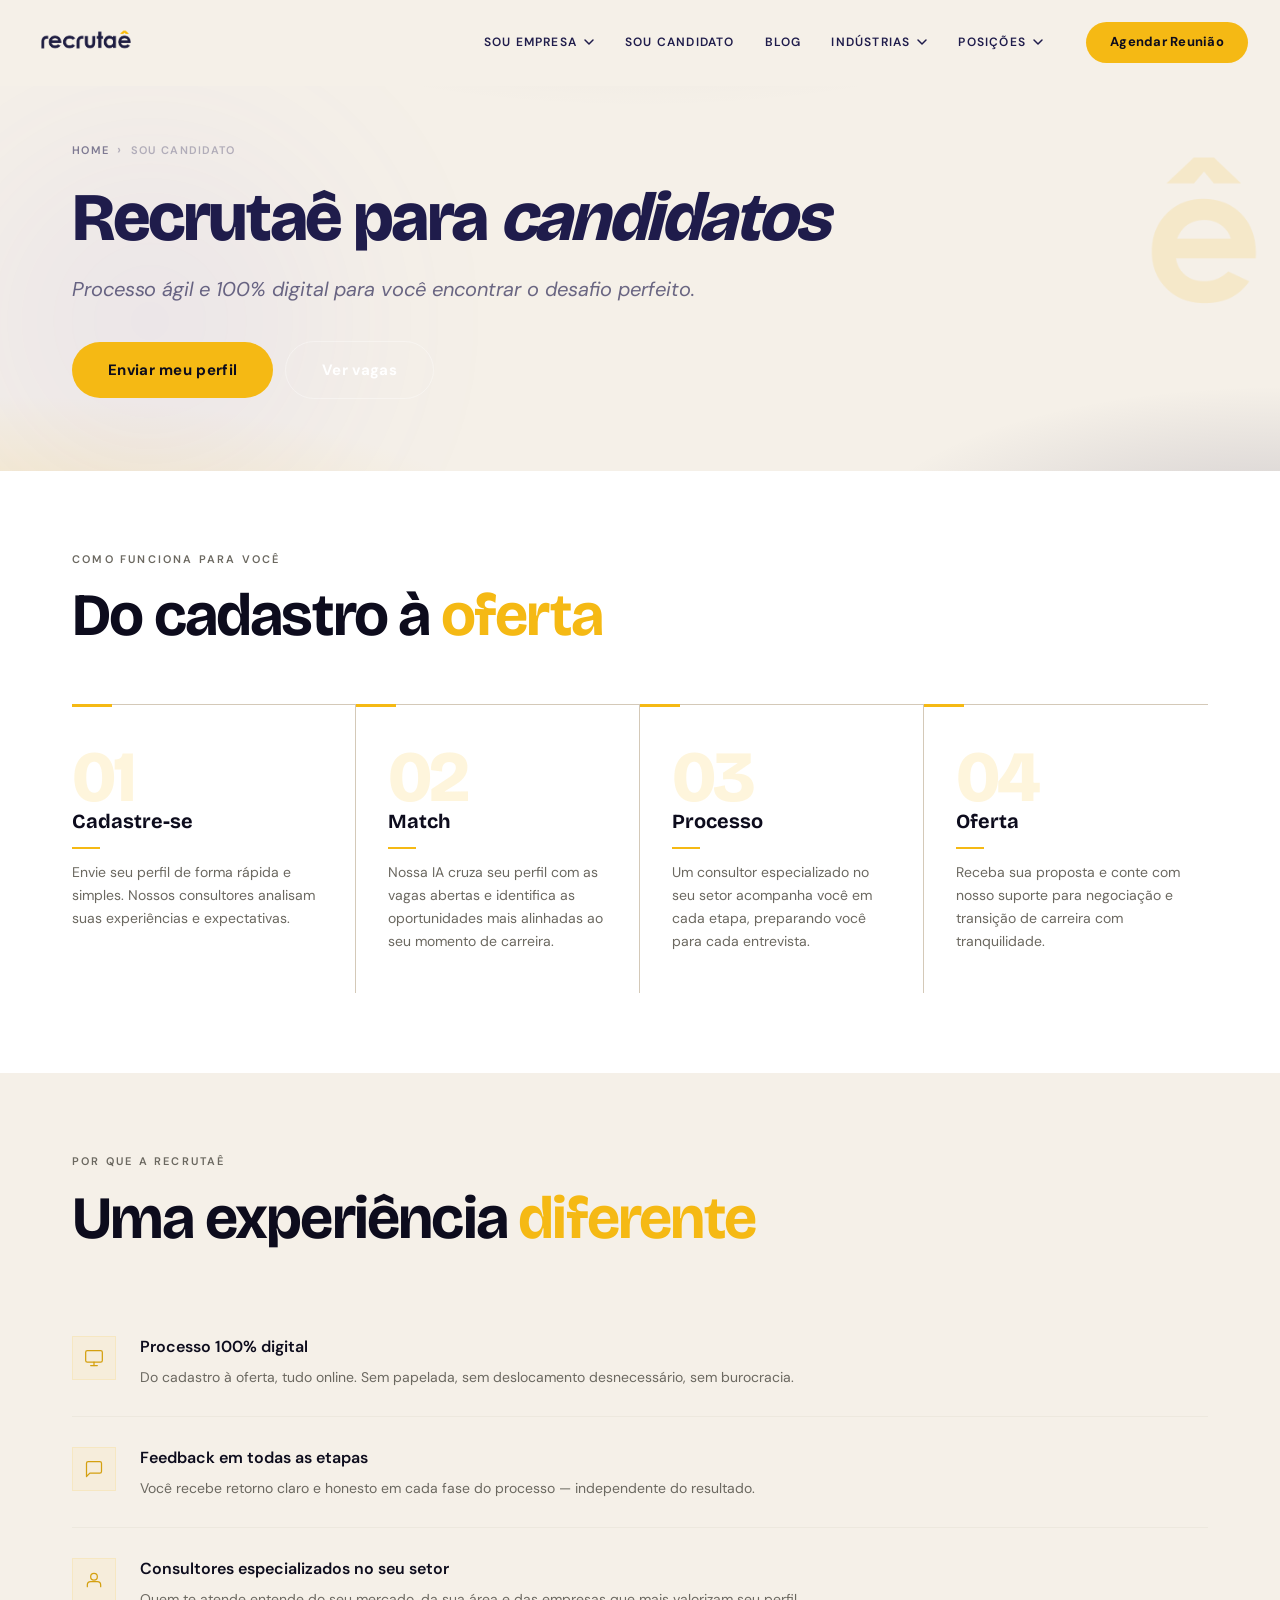
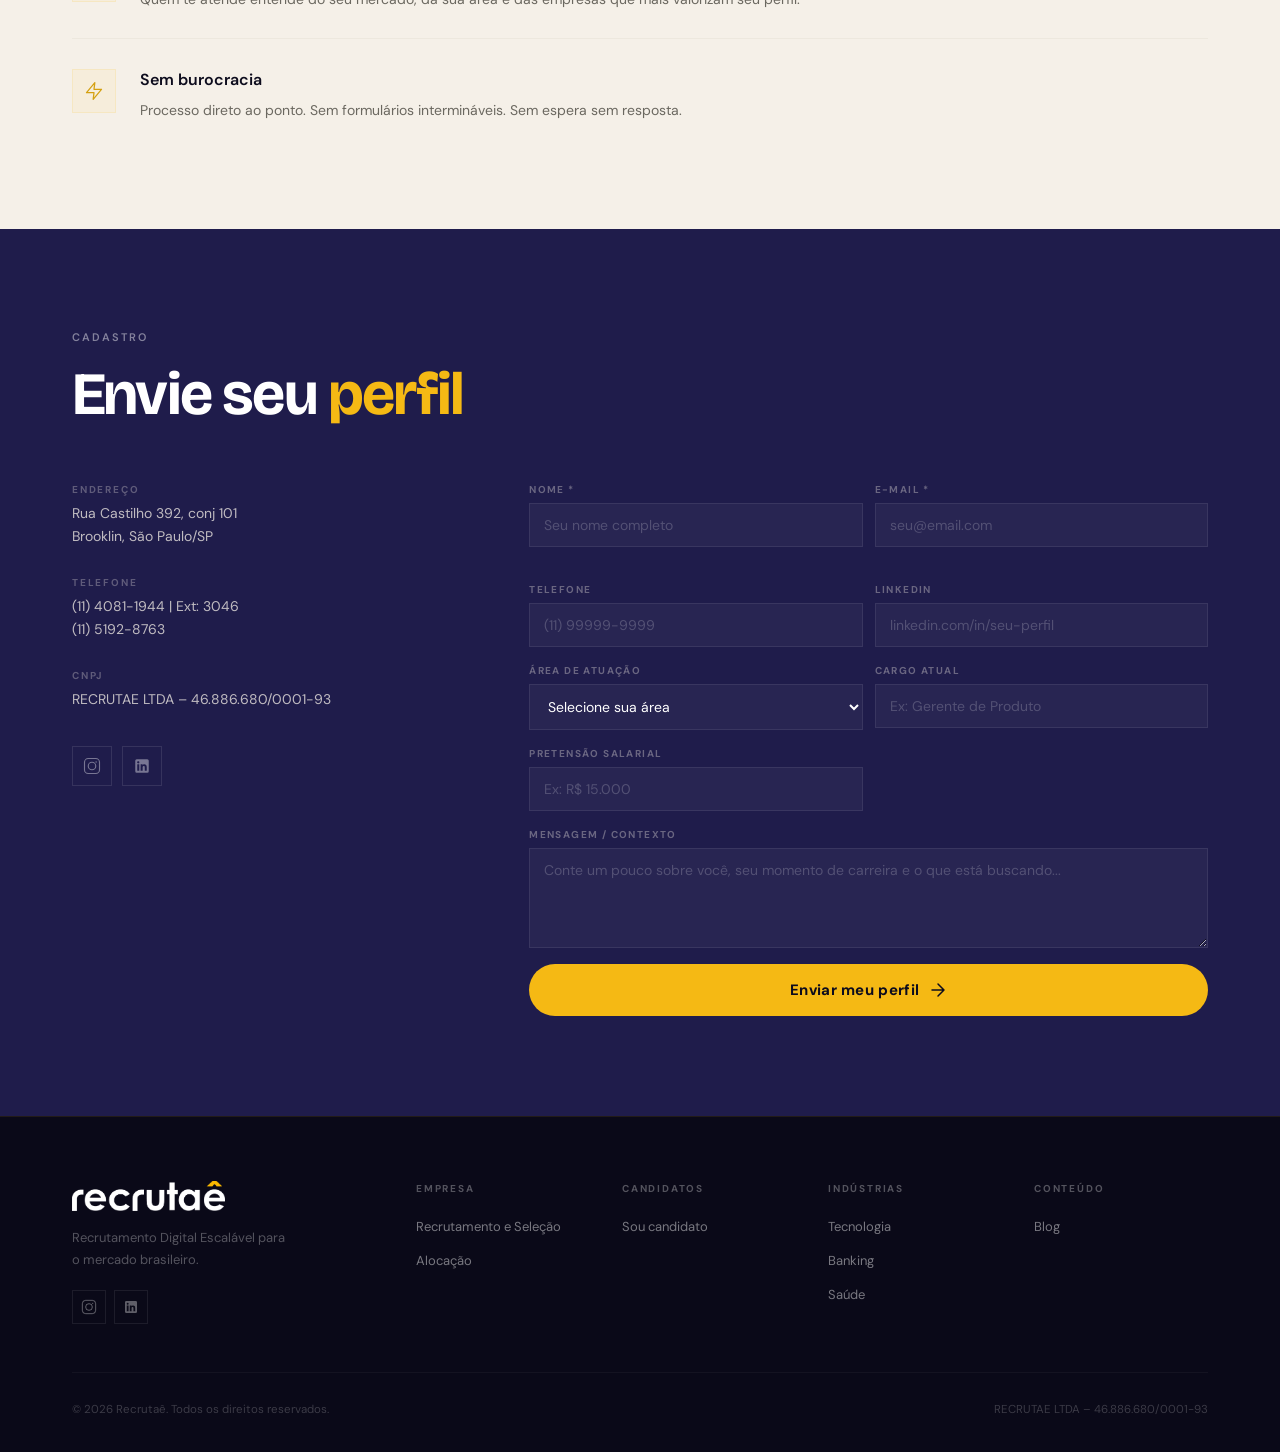
<file: sou-candidato.html>
<!DOCTYPE html>
<html lang="pt-BR">
<head>
  <meta charset="UTF-8">
  <meta name="viewport" content="width=device-width, initial-scale=1.0">
  <title>Vagas de Tecnologia e Mercado Digital | Sou Candidato Recrutaê</title>
  <meta name="description" content="Encontre o próximo passo da sua carreira na tecnologia. Cadastre seu currículo na Recrutaê e tenha acesso às melhores vagas do mercado digital.">
  <meta name="keywords" content="vagas de TI, vagas de tecnologia, emprego desenvolvedor, headhunter para candidatos, cadastrar currículo, vagas mercado digital, vagas middle management, carreira tech">
  <meta name="robots" content="index, follow">
  <link rel="canonical" href="https://recrutae.com.br/sou-candidato.html">

  <meta property="og:type" content="website">
  <meta property="og:url" content="https://recrutae.com.br/sou-candidato.html">
  <meta property="og:title" content="Vagas de Tecnologia | Sou Candidato Recrutaê">
  <meta property="og:description" content="Cadastre seu perfil e acesse vagas exclusivas de tecnologia e mercado digital.">
  <meta property="og:image" content="https://recrutae.com.br/assets/logos/Recrutae%20horizontal%202026.png">

  <meta property="twitter:card" content="summary_large_image">
  <meta property="twitter:url" content="https://recrutae.com.br/sou-candidato.html">
  <meta property="twitter:title" content="Vagas de Tecnologia | Sou Candidato Recrutaê">
  <meta property="twitter:description" content="Cadastre seu perfil e acesse vagas exclusivas de tecnologia e mercado digital.">
  <meta property="twitter:image" content="https://recrutae.com.br/assets/logos/Recrutae%20horizontal%202026.png">

  <link rel="preconnect" href="https://fonts.googleapis.com">
  <link rel="preconnect" href="https://fonts.gstatic.com" crossorigin>
  <link href="https://fonts.googleapis.com/css2?family=Bricolage+Grotesque:opsz,wght@12..96,400;12..96,500;12..96,600;12..96,700;12..96,800&family=DM+Sans:ital,opsz,wght@0,9..40,400;0,9..40,500;0,9..40,600;1,9..40,400&display=swap" rel="stylesheet">
  <link rel="stylesheet" href="style.css?v=4">
  <link rel="icon" href="assets/logos/favicon-square.png" type="image/png">
</head>
<body>
  <div id="page-overlay"></div>

  <nav class="navbar transparent on-dark" id="navbar">
    <div class="nav-container">
      <a href="index.html" class="nav-logo">
        <img src="assets/logos/Recrutae horizontal 2026.png" alt="Recrutaê" class="logo-light" loading="eager">
        <img src="assets/logos/Principal_Recrutae horizontal 2026.png" alt="Recrutaê" class="logo-dark" loading="eager">
      </a>
      <ul class="nav-menu" id="navMenu">
        <li class="nav-item has-dropdown">
          <a href="#" class="nav-link">Sou empresa <svg class="chevron" width="12" height="12" viewBox="0 0 12 12" fill="none"><path d="M2 4l4 4 4-4" stroke="currentColor" stroke-width="1.5" stroke-linecap="round" stroke-linejoin="round"/></svg></a>
          <ul class="dropdown">
            <li><a href="recrutamento-selecao.html">Recrutamento e Seleção</a></li>
            <li><a href="alocacao.html">Alocação</a></li>
          </ul>
        </li>
        <li class="nav-item"><a href="sou-candidato.html" class="nav-link">Sou candidato</a></li>
        <li class="nav-item"><a href="blog.html" class="nav-link">Blog</a></li>
        <li class="nav-item has-dropdown">
          <a href="#" class="nav-link">Indústrias <svg class="chevron" width="12" height="12" viewBox="0 0 12 12" fill="none"><path d="M2 4l4 4 4-4" stroke="currentColor" stroke-width="1.5" stroke-linecap="round" stroke-linejoin="round"/></svg></a>
          <ul class="dropdown dropdown-wide">
            <li><a href="industria-template.html?ind=tecnologia">Tecnologia</a></li>
            <li><a href="industria-template.html?ind=telecom">Telecom</a></li>
            <li><a href="industria-template.html?ind=midia">Mídia</a></li>
            <li><a href="industria-template.html?ind=varejo">Varejo</a></li>
            <li><a href="industria-template.html?ind=bens-consumo">Bens de Consumo</a></li>
            <li><a href="industria-template.html?ind=logistica">Logística</a></li>
            <li><a href="industria-template.html?ind=servicos-financeiros">Serviços Financeiros</a></li>
            <li><a href="industria-template.html?ind=banking">Banking</a></li>
            <li><a href="industria-template.html?ind=agro">Agro</a></li>
            <li><a href="industria-template.html?ind=energia">Energia</a></li>
            <li><a href="industria-template.html?ind=seguros">Seguros</a></li>
            <li><a href="industria-template.html?ind=educacao">Educação</a></li>
            <li><a href="industria-template.html?ind=saude">Saúde</a></li>
            <li><a href="industria-template.html?ind=games">Games</a></li>
          </ul>
        </li>
        <li class="nav-item has-dropdown">
          <a href="#" class="nav-link">Posições <svg class="chevron" width="12" height="12" viewBox="0 0 12 12" fill="none"><path d="M2 4l4 4 4-4" stroke="currentColor" stroke-width="1.5" stroke-linecap="round" stroke-linejoin="round"/></svg></a>
          <ul class="dropdown dropdown-wide">
            <li><a href="posicao-template.html?pos=bancos-financeiros">Bancos e Serviços Financeiros</a></li>
            <li><a href="posicao-template.html?pos=engenharia-manufatura">Engenharia e Manufatura</a></li>
            <li><a href="posicao-template.html?pos=financeiro-tributario">Financeiro e Tributário</a></li>
            <li><a href="posicao-template.html?pos=imobiliario-construcao">Imobiliário e Construção</a></li>
            <li><a href="posicao-template.html?pos=juridico-legal">Jurídico e Legal</a></li>
            <li><a href="posicao-template.html?pos=marketing-comunicacao">Marketing/Comunicação/Digital</a></li>
            <li><a href="posicao-template.html?pos=operacoes-logistica">Operações/Logística/Supply Chain</a></li>
            <li><a href="posicao-template.html?pos=petroleo-gas">Petróleo e Gás</a></li>
            <li><a href="posicao-template.html?pos=recursos-humanos">Recursos Humanos</a></li>
            <li><a href="posicao-template.html?pos=saude-ciencias">Saúde e Ciências</a></li>
            <li><a href="posicao-template.html?pos=tecnologia-informacao">Tecnologia da Informação</a></li>
            <li><a href="posicao-template.html?pos=vendas">Vendas</a></li>
          </ul>
        </li>
      </ul>
      <a href="index.html#contato" class="btn-cta-nav">Agendar Reunião</a>
      <button class="hamburger" id="hamburger" aria-label="Menu"><span></span><span></span><span></span></button>
    </div>
  </nav>
  <div class="mobile-menu-overlay" id="mobileOverlay"></div>

  <main>

    <!-- HERO -->
    <section class="page-hero">
      <div class="hero-blob-gold"></div>
      <div class="container">
        <nav class="breadcrumb" aria-label="Breadcrumb">
          <a href="index.html">Home</a>
          <span class="breadcrumb-sep">›</span>
          <span>Sou candidato</span>
        </nav>
        <h1 class="page-hero-title animate-up">Recrutaê para <em>candidatos</em></h1>
        <p class="page-hero-sub animate-up">Processo ágil e 100% digital para você encontrar o desafio perfeito.</p>
        <div class="hero-ctas animate-up">
          <a href="#cadastro" class="btn btn-gold">Enviar meu perfil</a>
          <a href="#vagas" class="btn btn-outline-white">Ver vagas</a>
        </div>
      </div>
    </section>

    <!-- COMO FUNCIONA -->
    <section class="section-white" id="vagas">
      <div class="container">
        <div class="section-header animate-up">
          <span class="label">Como funciona para você</span>
          <h2 class="section-title">Do cadastro à <em>oferta</em></h2>
        </div>
        <div class="process-grid">
          <div class="process-step animate-up">
            <div class="process-number">01</div>
            <h3 class="process-title">Cadastre-se</h3>
            <p class="process-body">Envie seu perfil de forma rápida e simples. Nossos consultores analisam suas experiências e expectativas.</p>
          </div>
          <div class="process-step animate-up stagger-1">
            <div class="process-number">02</div>
            <h3 class="process-title">Match</h3>
            <p class="process-body">Nossa IA cruza seu perfil com as vagas abertas e identifica as oportunidades mais alinhadas ao seu momento de carreira.</p>
          </div>
          <div class="process-step animate-up stagger-2">
            <div class="process-number">03</div>
            <h3 class="process-title">Processo</h3>
            <p class="process-body">Um consultor especializado no seu setor acompanha você em cada etapa, preparando você para cada entrevista.</p>
          </div>
          <div class="process-step animate-up stagger-3">
            <div class="process-number">04</div>
            <h3 class="process-title">Oferta</h3>
            <p class="process-body">Receba sua proposta e conte com nosso suporte para negociação e transição de carreira com tranquilidade.</p>
          </div>
        </div>
      </div>
    </section>

    <!-- DIFERENCIAIS -->
    <section class="section-cream">
      <div class="container">
        <div class="section-header animate-up">
          <span class="label">Por que a Recrutaê</span>
          <h2 class="section-title">Uma experiência <em>diferente</em></h2>
        </div>
        <div class="diff-list">
          <div class="diff-item animate-up">
            <div class="diff-icon">
              <svg width="20" height="20" viewBox="0 0 24 24" fill="none" stroke="currentColor" stroke-width="1.5" stroke-linecap="round" stroke-linejoin="round"><rect x="2" y="3" width="20" height="14" rx="2"/><line x1="8" y1="21" x2="16" y2="21"/><line x1="12" y1="17" x2="12" y2="21"/></svg>
            </div>
            <div class="diff-content">
              <h3 class="diff-title">Processo 100% digital</h3>
              <p class="diff-body">Do cadastro à oferta, tudo online. Sem papelada, sem deslocamento desnecessário, sem burocracia.</p>
            </div>
          </div>
          <div class="diff-item animate-up stagger-1">
            <div class="diff-icon">
              <svg width="20" height="20" viewBox="0 0 24 24" fill="none" stroke="currentColor" stroke-width="1.5" stroke-linecap="round" stroke-linejoin="round"><path d="M21 15a2 2 0 0 1-2 2H7l-4 4V5a2 2 0 0 1 2-2h14a2 2 0 0 1 2 2z"/></svg>
            </div>
            <div class="diff-content">
              <h3 class="diff-title">Feedback em todas as etapas</h3>
              <p class="diff-body">Você recebe retorno claro e honesto em cada fase do processo — independente do resultado.</p>
            </div>
          </div>
          <div class="diff-item animate-up stagger-2">
            <div class="diff-icon">
              <svg width="20" height="20" viewBox="0 0 24 24" fill="none" stroke="currentColor" stroke-width="1.5" stroke-linecap="round" stroke-linejoin="round"><circle cx="12" cy="8" r="4"/><path d="M4 20v-2a4 4 0 0 1 4-4h8a4 4 0 0 1 4 4v2"/></svg>
            </div>
            <div class="diff-content">
              <h3 class="diff-title">Consultores especializados no seu setor</h3>
              <p class="diff-body">Quem te atende entende do seu mercado, da sua área e das empresas que mais valorizam seu perfil.</p>
            </div>
          </div>
          <div class="diff-item animate-up stagger-3">
            <div class="diff-icon">
              <svg width="20" height="20" viewBox="0 0 24 24" fill="none" stroke="currentColor" stroke-width="1.5" stroke-linecap="round" stroke-linejoin="round"><polygon points="13 2 3 14 12 14 11 22 21 10 12 10 13 2"/></svg>
            </div>
            <div class="diff-content">
              <h3 class="diff-title">Sem burocracia</h3>
              <p class="diff-body">Processo direto ao ponto. Sem formulários intermináveis. Sem espera sem resposta.</p>
            </div>
          </div>
        </div>
      </div>
    </section>

    <!-- FORMULARIO CANDIDATO -->
    <section class="contact" id="cadastro">
      <div class="container">
        <div class="contact-header animate-up">
          <span class="label label-light">Cadastro</span>
          <h2 class="section-title" style="color:var(--white)">Envie seu <em>perfil</em></h2>
        </div>
        <div class="contact-grid">
          <div class="contact-info animate-up">
            <div class="contact-info-block">
              <p class="contact-info-lbl">Endereço</p>
              <p class="contact-info-val">Rua Castilho 392, conj 101<br>Brooklin, São Paulo/SP</p>
            </div>
            <div class="contact-info-block">
              <p class="contact-info-lbl">Telefone</p>
              <p class="contact-info-val">(11) 4081-1944 | Ext: 3046<br>(11) 5192-8763</p>
            </div>
            <div class="contact-info-block">
              <p class="contact-info-lbl">CNPJ</p>
              <p class="contact-info-val">RECRUTAE LTDA – 46.886.680/0001-93</p>
            </div>
            <div class="contact-social">
              <a href="https://www.instagram.com/recrut.ae" target="_blank" rel="noopener" class="social-icon-link" aria-label="Instagram">
                <svg width="18" height="18" viewBox="0 0 24 24" fill="none"><rect x="2" y="2" width="20" height="20" rx="5" stroke="currentColor" stroke-width="1.5"/><circle cx="12" cy="12" r="5" stroke="currentColor" stroke-width="1.5"/><circle cx="17.5" cy="6.5" r="1" fill="currentColor"/></svg>
              </a>
              <a href="https://www.linkedin.com/company/recruta%C3%AA/posts/?feedView=all" target="_blank" rel="noopener" class="social-icon-link" aria-label="LinkedIn">
                <svg width="18" height="18" viewBox="0 0 24 24" fill="currentColor" aria-hidden="true"><path d="M19 3a2 2 0 0 1 2 2v14a2 2 0 0 1-2 2H5a2 2 0 0 1-2-2V5a2 2 0 0 1 2-2h14zM8.339 18.337V9.667H5.667v8.67h2.672zM7.003 8.51c.92 0 1.484-.61 1.484-1.371-.017-.778-.563-1.371-1.466-1.371-.902 0-1.491.593-1.491 1.371 0 .761.572 1.371 1.456 1.371h.017zm11.335 9.827v-4.97c0-2.465-1.317-3.612-3.073-3.612-1.418 0-2.052.78-2.408 1.327h.018V9.667h-2.672c.035.754 0 8.67 0 8.67h2.672v-4.842c0-.24.017-.48.087-.652.19-.48.628-.977 1.36-.977.96 0 1.345.732 1.345 1.804v4.667h2.671z"/></svg>
              </a>
            </div>
          </div>
          <form class="contact-form animate-up stagger-1" id="contactFormCandidato" novalidate>
            <div class="form-row">
              <div class="form-group">
                <label for="nome">Nome *</label>
                <input type="text" id="nome" name="nome" required placeholder="Seu nome completo">
                <span class="form-error"></span>
              </div>
              <div class="form-group">
                <label for="email">E-mail *</label>
                <input type="email" id="email" name="email" required placeholder="seu@email.com">
                <span class="form-error"></span>
              </div>
            </div>
            <div class="form-row">
              <div class="form-group">
                <label for="tel">Telefone</label>
                <input type="tel" id="tel" name="telefone" placeholder="(11) 99999-9999">
              </div>
              <div class="form-group">
                <label for="linkedin">LinkedIn</label>
                <input type="url" id="linkedin" name="linkedin" placeholder="linkedin.com/in/seu-perfil">
              </div>
            </div>
            <div class="form-row">
              <div class="form-group">
                <label for="area">Área de atuação</label>
                <select id="area" name="area">
                  <option value="" disabled selected>Selecione sua área</option>
                  <option value="tecnologia">Tecnologia</option>
                  <option value="marketing">Marketing</option>
                  <option value="financeiro">Financeiro</option>
                  <option value="rh">RH</option>
                  <option value="operacoes">Operações</option>
                  <option value="vendas">Vendas</option>
                  <option value="juridico">Jurídico</option>
                  <option value="outros">Outros</option>
                </select>
              </div>
              <div class="form-group">
                <label for="cargo">Cargo atual</label>
                <input type="text" id="cargo" name="cargo" placeholder="Ex: Gerente de Produto">
              </div>
            </div>
            <div class="form-row">
              <div class="form-group">
                <label for="pretensao">Pretensão salarial</label>
                <input type="text" id="pretensao" name="pretensao" placeholder="Ex: R$ 15.000">
              </div>
            </div>
            <div class="form-group">
              <label for="mensagem">Mensagem / Contexto</label>
              <textarea id="mensagem" name="mensagem" rows="4" placeholder="Conte um pouco sobre você, seu momento de carreira e o que está buscando..."></textarea>
            </div>
            <button type="submit" class="btn btn-gold btn-full">
              <span>Enviar meu perfil</span>
              <svg width="18" height="18" viewBox="0 0 18 18" fill="none"><path d="M3 9h12M9 3l6 6-6 6" stroke="currentColor" stroke-width="1.5" stroke-linecap="round" stroke-linejoin="round"/></svg>
            </button>
            <div class="form-success" id="formSuccess" style="display:none">
              <svg width="20" height="20" viewBox="0 0 20 20" fill="none"><circle cx="10" cy="10" r="9" stroke="currentColor" stroke-width="1.5"/><path d="M7 10l2 2 4-4" stroke="currentColor" stroke-width="1.5" stroke-linecap="round" stroke-linejoin="round"/></svg>
              Perfil enviado! Entraremos em contato em breve.
            </div>
          </form>
        </div>
      </div>
    </section>

  </main>

  <footer class="footer">
    <div class="container">
      <div class="footer-top">
        <div class="footer-brand">
          <img src="assets/logos/Recrutae horizontal 2026.png" alt="Recrutaê" class="footer-logo" loading="lazy">
          <p class="footer-desc">Recrutamento Digital Escalável para o mercado brasileiro.</p>
          <div class="footer-socials">
            <a href="https://www.instagram.com/recrut.ae" target="_blank" rel="noopener" aria-label="Instagram">
              <svg width="16" height="16" viewBox="0 0 24 24" fill="none"><rect x="2" y="2" width="20" height="20" rx="5" stroke="currentColor" stroke-width="1.5"/><circle cx="12" cy="12" r="5" stroke="currentColor" stroke-width="1.5"/><circle cx="17.5" cy="6.5" r="1" fill="currentColor"/></svg>
            </a>
            <a href="https://www.linkedin.com/company/recruta%C3%AA/posts/?feedView=all" target="_blank" rel="noopener" aria-label="LinkedIn">
              <svg width="16" height="16" viewBox="0 0 24 24" fill="currentColor" aria-hidden="true"><path d="M19 3a2 2 0 0 1 2 2v14a2 2 0 0 1-2 2H5a2 2 0 0 1-2-2V5a2 2 0 0 1 2-2h14zM8.339 18.337V9.667H5.667v8.67h2.672zM7.003 8.51c.92 0 1.484-.61 1.484-1.371-.017-.778-.563-1.371-1.466-1.371-.902 0-1.491.593-1.491 1.371 0 .761.572 1.371 1.456 1.371h.017zm11.335 9.827v-4.97c0-2.465-1.317-3.612-3.073-3.612-1.418 0-2.052.78-2.408 1.327h.018V9.667h-2.672c.035.754 0 8.67 0 8.67h2.672v-4.842c0-.24.017-.48.087-.652.19-.48.628-.977 1.36-.977.96 0 1.345.732 1.345 1.804v4.667h2.671z"/></svg>
            </a>
          </div>
        </div>
        <nav class="footer-nav">
          <div class="footer-col"><h4>Empresa</h4><ul><li><a href="recrutamento-selecao.html">Recrutamento e Seleção</a></li><li><a href="alocacao.html">Alocação</a></li></ul></div>
          <div class="footer-col"><h4>Candidatos</h4><ul><li><a href="sou-candidato.html">Sou candidato</a></li></ul></div>
          <div class="footer-col"><h4>Indústrias</h4><ul><li><a href="industria-template.html?ind=tecnologia">Tecnologia</a></li><li><a href="industria-template.html?ind=banking">Banking</a></li><li><a href="industria-template.html?ind=saude">Saúde</a></li></ul></div>
          <div class="footer-col"><h4>Conteúdo</h4><ul><li><a href="blog.html">Blog</a></li></ul></div>
        </nav>
      </div>
      <div class="footer-bottom">
        <p>© 2026 Recrutaê. Todos os direitos reservados.</p>
        <p>RECRUTAE LTDA – 46.886.680/0001-93</p>
      </div>
    </div>
  </footer>

  <script src="script.js?v=4"></script>
</body>
</html>
</file>
<file: style.css>
/* =========================================================
   RECRUTAÊ — DESIGN SYSTEM v3
   Bricolage Grotesque + DM Sans | Navy/Gold/Cream
   ========================================================= */

@import url('https://fonts.googleapis.com/css2?family=Bricolage+Grotesque:opsz,wght@12..96,400;12..96,500;12..96,600;12..96,700;12..96,800&family=DM+Sans:ital,opsz,wght@0,9..40,400;0,9..40,500;0,9..40,600;1,9..40,400&display=swap');

/* ----- TOKENS ----- */
:root {
  --cream:       #F5F0E8;
  --cream-mid:   #EDE8DE;
  --cream-dark:  #D4C9B8;
  --black:       #0D0C1D;
  --black-mid:   #13112A;
  --gold:        #F5B914;
  --gold-dark:   #D4A010;
  --gold-pale:   #FEF3C7;
  --nude:        #C8B8A2;
  --white:       #FFFFFF;
  --text-dark:   #0D0C1D;
  --text-muted:  #6B6860;
  --navy:        #1F1C4B;
  --navy-deep:   #0A0918;
  --font-display:'Bricolage Grotesque', system-ui, sans-serif;
  --font-body:   'DM Sans', system-ui, -apple-system, sans-serif;
  --transition:  0.35s cubic-bezier(0.4, 0, 0.2, 1);
  --max-w:       1200px;
  --radius-pill: 100px;
  --radius-lg:   32px;
}

/* ----- RESET ----- */
*, *::before, *::after { box-sizing: border-box; margin: 0; padding: 0; }
html { scroll-behavior: smooth; }
body {
  font-family: var(--font-body);
  background: var(--cream);
  color: var(--text-dark);
  overflow-x: hidden;
  line-height: 1.6;
  -webkit-font-smoothing: antialiased;
}
img { max-width: 100%; display: block; }
a { text-decoration: none; color: inherit; }
ul { list-style: none; }

/* ----- LAYOUT ----- */
.container {
  max-width: var(--max-w);
  margin: 0 auto;
  padding: 0 32px;
}

/* ----- TYPOGRAPHY UTILITIES ----- */
.text-gold   { color: var(--gold); }
.text-serif  { font-family: var(--font-display); }
.text-italic { font-style: italic; }

/* ----- SECTION LABELS (overlines) ----- */
.label {
  font-size: 11px;
  font-weight: 600;
  letter-spacing: 0.2em;
  text-transform: uppercase;
  color: var(--text-muted);
  display: block;
  margin-bottom: 16px;
}
.label-gold { color: var(--gold-dark); }
.label-light { color: rgba(255,255,255,0.45); }

/* ----- SECTION TITLES ----- */
.section-title {
  font-family: var(--font-display);
  font-size: clamp(36px, 5vw, 60px);
  font-weight: 700;
  line-height: 1.06;
  letter-spacing: -0.03em;
  margin-bottom: 20px;
}
.section-title em { font-style: normal; color: var(--gold); }

.section-sub {
  font-size: 17px;
  color: var(--text-muted);
  line-height: 1.65;
  max-width: 560px;
}

/* =========================================================
   BUTTONS
   ========================================================= */
.btn {
  display: inline-flex;
  align-items: center;
  gap: 10px;
  padding: 16px 36px;
  font-family: var(--font-body);
  font-size: 15px;
  font-weight: 700;
  letter-spacing: 0.02em;
  cursor: pointer;
  border: none;
  transition: all var(--transition);
  border-radius: var(--radius-pill);
  white-space: nowrap;
  position: relative;
  overflow: hidden;
  z-index: 1;
}

.btn-gold {
  background: var(--gold);
  color: var(--black);
}
.btn-gold:hover {
  background: var(--gold-dark);
  transform: translateY(-3px) scale(1.02);
  box-shadow: 0 12px 32px rgba(245,197,24,0.4);
}

.btn-black {
  background: var(--black);
  color: var(--white);
}
.btn-black:hover {
  background: var(--navy);
  transform: translateY(-3px) scale(1.02);
  box-shadow: 0 12px 32px rgba(0,0,0,0.2);
}

.btn-outline-cream {
  background: transparent;
  color: var(--cream);
  border: 1.5px solid rgba(245,240,232,0.3);
}
.btn-outline-cream:hover {
  background: var(--cream);
  color: var(--black);
  transform: translateY(-3px) scale(1.02);
}

.btn-outline-black {
  background: transparent;
  color: var(--black);
  border: 1.5px solid var(--black);
}
.btn-outline-black:hover {
  background: var(--black);
  color: var(--white);
  transform: translateY(-3px) scale(1.02);
}

.btn-outline-gold {
  background: transparent;
  color: var(--gold);
  border: 1.5px solid var(--gold);
}
.btn-outline-gold:hover {
  background: var(--gold);
  color: var(--black);
  transform: translateY(-3px) scale(1.02);
}

.btn-full { width: 100%; justify-content: center; }

.btn-cta-nav {
  display: inline-flex;
  align-items: center;
  gap: 8px;
  padding: 10px 24px;
  background: var(--gold);
  color: var(--black);
  font-family: var(--font-body);
  font-size: 13px;
  font-weight: 700;
  letter-spacing: 0.02em;
  transition: all var(--transition);
  white-space: nowrap;
  border-radius: var(--radius-pill);
}
.btn-cta-nav:hover {
  background: var(--gold-dark);
  transform: translateY(-1px) scale(1.03);
}

/* =========================================================
   NAVBAR
   ========================================================= */
.navbar {
  position: fixed;
  top: 0; left: 0; right: 0;
  z-index: 1000;
  padding: 22px 0;
  background: var(--cream);
  border-bottom: 1px solid transparent;
  transition: padding 0.25s ease, background 0.25s ease, border-color 0.25s ease, box-shadow 0.25s ease;
}
/* Compact + glassy once the user scrolls down */
.navbar.scrolled {
  padding: 12px 0;
  background: rgba(245, 240, 232, 0.92);
  -webkit-backdrop-filter: blur(10px);
          backdrop-filter: blur(10px);
  border-bottom-color: rgba(31, 28, 75, 0.08);
  box-shadow: 0 4px 24px rgba(31, 28, 75, 0.06);
}
/* Legacy state classes — kept neutral so old markup keeps working */
.navbar.transparent,
.navbar.transparent.on-dark,
.navbar.transparent.on-light,
.navbar.solid {
  background: var(--cream);
  border-bottom: 1px solid transparent;
  -webkit-backdrop-filter: none;
          backdrop-filter: none;
  padding: 22px 0;
}
.navbar.scrolled.transparent,
.navbar.scrolled.solid {
  background: rgba(245, 240, 232, 0.92);
  -webkit-backdrop-filter: blur(10px);
          backdrop-filter: blur(10px);
  border-bottom-color: rgba(31, 28, 75, 0.08);
  box-shadow: 0 4px 24px rgba(31, 28, 75, 0.06);
  padding: 12px 0;
}

.nav-container {
  max-width: 1320px;
  margin: 0 auto;
  padding: 0 32px;
  display: flex;
  align-items: center;
  gap: 28px;
}

/* Logo swap: dark logo on transparent/light, light logo on solid/dark */
.nav-logo {
  flex-shrink: 0;
  position: relative;
  height: 36px;
  display: block;
  transition: transform 0.3s ease, opacity 0.3s ease;
}
.nav-logo:hover { transform: translateY(-1px); }
.nav-logo img {
  height: 36px;
  width: auto;
  display: block;
  transition: opacity 0.4s ease;
  object-fit: contain;
}
/* Second image stacks on top; first image (logo-light) defines container width */
.nav-logo img:last-child {
  position: absolute;
  top: 0; left: 0;
}
/* Always show the dark logo — navbar is always on a light background now */
.logo-dark  { opacity: 1; }
.logo-light { opacity: 0; }
.navbar.transparent.on-light .logo-dark,
.navbar.transparent.on-dark  .logo-dark,
.navbar.solid .logo-dark { opacity: 1; }
.navbar.transparent.on-light .logo-light,
.navbar.transparent.on-dark  .logo-light,
.navbar.solid .logo-light { opacity: 0; }

.nav-menu {
  display: flex;
  align-items: center;
  gap: 2px;
  margin-left: auto;
}

.nav-item { position: relative; }

.nav-link {
  display: flex;
  align-items: center;
  gap: 6px;
  padding: 8px 14px;
  font-size: 12px;
  font-weight: 600;
  text-transform: uppercase;
  letter-spacing: 0.10em;
  color: var(--navy);
  transition: color var(--transition);
  white-space: nowrap;
  background: transparent !important;
  text-shadow: none !important;
}
.nav-link:hover,
.navbar.transparent.on-light .nav-link:hover,
.navbar.transparent.on-dark  .nav-link:hover,
.navbar.solid .nav-link:hover { color: var(--gold); background: transparent; }

/* Force navy on every legacy navbar variant */
.navbar.transparent .nav-link,
.navbar.transparent.on-light .nav-link,
.navbar.transparent.on-dark  .nav-link,
.navbar.solid .nav-link { color: var(--navy); }

.chevron { transition: transform 0.2s ease; flex-shrink: 0; }
.nav-item:hover > .nav-link .chevron { transform: rotate(180deg); }

/* Dropdown */
.dropdown {
  position: absolute;
  top: calc(100% + 6px);
  left: 0;
  min-width: 220px;
  background: var(--white);
  border: 1px solid var(--cream-mid);
  border-top: 2px solid var(--gold);
  padding: 8px 0;
  opacity: 0;
  visibility: hidden;
  transform: translateY(-6px);
  transition: opacity 0.18s ease, transform 0.18s ease, visibility 0.18s;
  z-index: 200;
  box-shadow: 0 8px 32px rgba(0,0,0,0.12);
}
.dropdown-wide { min-width: 260px; }
.nav-item:hover .dropdown { opacity: 1; visibility: visible; transform: translateY(0); }

.dropdown li a {
  display: block;
  padding: 9px 20px;
  font-size: 13px;
  font-weight: 400;
  color: var(--text-dark);
  transition: background var(--transition), padding-left var(--transition);
}
.dropdown li a:hover {
  background: var(--cream);
  padding-left: 24px;
}

/* Hamburger */
.hamburger {
  display: none;
  flex-direction: column;
  gap: 5px;
  background: none;
  border: none;
  cursor: pointer;
  padding: 8px;
  margin-left: auto;
}
.hamburger span {
  display: block;
  width: 22px; height: 1.5px;
  background: var(--navy);
  transition: transform 0.28s ease, opacity 0.28s ease;
}
.navbar.transparent.on-light .hamburger span,
.navbar.transparent.on-dark  .hamburger span,
.navbar.solid .hamburger span { background: var(--navy); }
.hamburger.active span:nth-child(1) { transform: rotate(45deg) translate(4.5px, 4.5px); }
.hamburger.active span:nth-child(2) { opacity: 0; }
.hamburger.active span:nth-child(3) { transform: rotate(-45deg) translate(4.5px, -4.5px); }

/* Mobile overlay */
.mobile-menu-overlay {
  display: none;
  position: fixed;
  inset: 0;
  z-index: 999;
  background: var(--navy);
  padding: 96px 28px 40px;
  flex-direction: column;
  gap: 2px;
  overflow-y: auto;
}
.mobile-menu-overlay.active { display: flex; }

.mob-link {
  display: block;
  padding: 13px 0;
  font-family: var(--font-display);
  font-size: 22px;
  font-weight: 700;
  letter-spacing: -0.02em;
  color: rgba(255,255,255,0.85);
  border-bottom: 1px solid rgba(255,255,255,0.06);
  transition: color var(--transition);
}
.mob-link:hover { color: var(--gold); }

.mob-acc-btn {
  width: 100%;
  display: flex;
  justify-content: space-between;
  align-items: center;
  padding: 13px 0;
  font-family: var(--font-display);
  font-size: 22px;
  font-weight: 700;
  letter-spacing: -0.02em;
  color: rgba(255,255,255,0.8);
  background: none;
  border: none;
  border-bottom: 1px solid rgba(255,255,255,0.06);
  cursor: pointer;
  text-align: left;
  transition: color var(--transition);
}
.mob-acc-btn:hover { color: var(--gold); }
.mob-acc-btn .chevron { color: var(--white); }
.mob-acc-btn.open .chevron { transform: rotate(180deg); }

.mob-submenu {
  display: none;
  flex-direction: column;
  padding: 8px 0 8px 20px;
  border-left: 2px solid var(--gold);
  margin-left: 8px;
}
.mob-submenu.open { display: flex; }
.mob-submenu a {
  padding: 8px 12px;
  font-size: 15px;
  color: rgba(255,255,255,0.5);
  transition: color var(--transition);
}
.mob-submenu a:hover { color: var(--white); }

.mob-cta { margin-top: 28px; }

/* =========================================================
   SCROLL ANIMATIONS
   ========================================================= */
.animate-up {
  opacity: 0;
  transform: translateY(28px);
  transition: opacity 0.55s cubic-bezier(0.4,0,0.2,1), transform 0.55s cubic-bezier(0.4,0,0.2,1);
}
.animate-up.in-view { opacity: 1; transform: translateY(0); }

/* ─── Above-the-fold hero content must never start invisible ─── */
.page-hero .animate-up,
.page-hero .animate-up.in-view {
  opacity: 1;
  transform: none;
  transition: none;
}

.stagger-1 { transition-delay: 0.1s !important; }
.stagger-2 { transition-delay: 0.2s !important; }
.stagger-3 { transition-delay: 0.3s !important; }
.stagger-4 { transition-delay: 0.4s !important; }

/* Hero initial animations */
.hero-anim {
  opacity: 0;
  transform: translateY(20px);
  animation: fadeUp 0.7s cubic-bezier(0.4,0,0.2,1) forwards;
}
.d1 { animation-delay: 0.05s; }
.d2 { animation-delay: 0.18s; }
.d3 { animation-delay: 0.3s; }
.d4 { animation-delay: 0.42s; }
.d5 { animation-delay: 0.54s; }
.d6 { animation-delay: 0.64s; }

@keyframes fadeUp {
  to { opacity: 1; transform: translateY(0); }
}

/* =========================================================
   HERO — REFINED PREMIUM NAVY
   ========================================================= */
.hero {
  position: relative;
  min-height: 100svh;
  display: flex;
  align-items: center;
  background: var(--navy-deep);
  background-image: 
    radial-gradient(circle at 15% 15%, rgba(107,92,231,0.25) 0%, transparent 45%),
    radial-gradient(circle at 85% 85%, rgba(245,185,20,0.12) 0%, transparent 45%),
    radial-gradient(circle at 50% 50%, rgba(31,28,75,1) 0%, var(--navy-deep) 100%);
  overflow: hidden;
  padding: 120px 32px 80px;
}

/* Purple blob — top left */
.hero-blob-gold {
  position: absolute;
  width: 900px; height: 900px;
  border-radius: 50%;
  background: radial-gradient(circle, #6B5CE7 0%, rgba(107,92,231,0.4) 40%, transparent 72%);
  opacity: 0.22;
  filter: blur(100px);
  top: -250px; left: -200px;
  pointer-events: none;
  animation: blobDrift 20s ease-in-out infinite;
}
/* Indigo blob — bottom right */
.hero-blob-navy {
  position: absolute;
  width: 750px; height: 750px;
  border-radius: 50%;
  background: radial-gradient(circle, #9B8CFF 0%, #6B5CE7 35%, transparent 70%);
  opacity: 0.12;
  filter: blur(100px);
  bottom: -180px; right: -120px;
  pointer-events: none;
  animation: blobDrift 26s ease-in-out infinite reverse;
}

.hero-title {
  font-family: var(--font-display);
  font-size: clamp(44px, 6.5vw, 88px);
  font-weight: 800;
  line-height: 1.0;
  letter-spacing: -0.04em;
  color: var(--white);
  margin-bottom: 32px;
}
.hero-title em { font-style: normal; color: var(--gold); font-weight: 800; }

.hero-text {
  font-size: 19px;
  color: var(--white);
  margin-bottom: 32px;
  max-width: 720px;
  line-height: 1.6;
  font-weight: 400;
}

.hero-tagline {
  font-family: var(--font-body);
  font-style: normal;
  font-size: 18px;
  font-weight: 600;
  color: var(--gold);
  margin-bottom: 44px;
  line-height: 1.6;
}

/* Central glow beam — lens-flare/portal effect in gold */
.hero-glow-beam {
  position: absolute;
  top: 55%;
  left: 40%;
  transform: translate(-50%, -50%);
  width: 1200px;
  height: 800px;
  pointer-events: none;
  z-index: 0;
}
.hero-glow-beam::before {
  content: '';
  position: absolute;
  inset: 0;
  background: radial-gradient(ellipse 80% 28% at 50% 50%, rgba(107,92,231,0.22) 0%, rgba(107,92,231,0.06) 45%, transparent 65%);
  filter: blur(8px);
  animation: beamH 10s ease-in-out infinite;
}
.hero-glow-beam::after {
  content: '';
  position: absolute;
  inset: 0;
  background: radial-gradient(ellipse 20% 80% at 50% 50%, rgba(245,240,232,0.10) 0%, rgba(245,240,232,0.03) 45%, transparent 65%);
  filter: blur(6px);
  animation: beamH 10s ease-in-out infinite reverse;
}
@keyframes beamH {
  0%, 100% { opacity: 0.65; transform: scale(1); }
  50%       { opacity: 1;    transform: scale(1.07); }
}

@keyframes blobDrift {
  0%,100% { transform: translate(0,0) scale(1); }
  25%      { transform: translate(30px,-40px) scale(1.04); }
  50%      { transform: translate(60px,20px) scale(1.08); }
  75%      { transform: translate(-20px,50px) scale(0.95); }
}

/* ê watermark — real Recrutaê "ê" logo, purple + faded */
.hero-watermark {
  position: absolute;
  right: -5%;
  top: 60%;
  transform: translateY(-50%);
  width: clamp(460px, 52vw, 860px);
  aspect-ratio: 1 / 1;
  background-color: #6B5CE7;
  -webkit-mask-image: url('assets/logos/ê roxo.png');
          mask-image: url('assets/logos/ê roxo.png');
  -webkit-mask-repeat: no-repeat;
          mask-repeat: no-repeat;
  -webkit-mask-position: center;
          mask-position: center;
  -webkit-mask-size: contain;
          mask-size: contain;
  opacity: 0.08;
  user-select: none;
  pointer-events: none;
  z-index: 0;
  animation: heroEFloat 14s ease-in-out infinite;
}
@keyframes heroEFloat {
  0%, 100% { transform: translateY(-50%) translateX(0) rotate(0deg); }
  50%      { transform: translateY(-52%) translateX(-10px) rotate(-1.5deg); }
}

.hero-inner {
  position: relative;
  z-index: 1;
  max-width: 920px;
}

.hero-logo-wrap {
  display: block;
  margin-bottom: 56px;
  width: fit-content;
  cursor: pointer;
}
.hero-logo-img {
  height: 34px;
  width: auto;
  display: block;
  max-width: none;
}
/* Hero é sempre navy — mostra branca, oculta navy */
.hero-logo-dark  { display: none; }
.hero-logo-light { display: block; }

.hero-badge {
  display: inline-flex;
  align-items: center;
  gap: 8px;
  border: 1px solid rgba(245,185,20,0.35);
  padding: 6px 16px;
  font-size: 11px;
  font-weight: 600;
  letter-spacing: 0.18em;
  text-transform: uppercase;
  color: rgba(245,240,232,0.65);
  margin-bottom: 28px;
  background: rgba(245,185,20,0.08);
}
.badge-dot {
  width: 6px; height: 6px;
  border-radius: 50%;
  background: var(--gold-dark);
  animation: pulse 2s ease-in-out infinite;
}
@keyframes pulse { 0%,100% { opacity:1; } 50% { opacity:0.4; } }

.hero-title {
  font-family: var(--font-display);
  font-size: clamp(44px, 6.5vw, 88px);
  font-weight: 800;
  line-height: 1.0;
  letter-spacing: -0.04em;
  color: var(--white);
  margin-bottom: 32px;
}
.hero-title em { font-style: normal; color: var(--gold); font-weight: 800; }

.hero-bullets {
  display: flex;
  flex-direction: column;
  gap: 10px;
  margin-bottom: 24px;
  border-left: 2px solid rgba(245,185,20,0.4);
  padding-left: 20px;
}
.hero-bullet {
  font-size: 16px;
  color: rgba(245,240,232,0.65);
  line-height: 1.5;
  font-weight: 400;
}

.hero-tagline {
  font-family: var(--font-body);
  font-style: normal;
  font-size: 17px;
  font-weight: 400;
  color: rgba(245,240,232,0.5);
  margin-bottom: 44px;
  line-height: 1.6;
}

.hero-ctas {
  display: flex;
  align-items: center;
  gap: 12px;
  flex-wrap: wrap;
}

.hero-scroll {
  position: absolute;
  bottom: 36px;
  left: 50%;
  transform: translateX(-50%);
  display: flex;
  flex-direction: column;
  align-items: center;
  gap: 6px;
  color: rgba(245,185,20,0.45);
  font-size: 10px;
  font-weight: 600;
  letter-spacing: 0.15em;
  text-transform: uppercase;
  animation: scrollPulse 2.5s ease-in-out infinite;
  z-index: 2;
}
.hero-scroll svg { animation: scrollArrow 2.5s ease-in-out infinite; }
@keyframes scrollPulse { 0%,100% { opacity:0.4; } 50% { opacity:0.9; } }
@keyframes scrollArrow { 0%,100% { transform:translateY(0); } 50% { transform:translateY(5px); } }

/* =========================================================
   CLIENTS — MARQUEE
   ========================================================= */
.clients {
  background:
    radial-gradient(ellipse 60% 50% at 20% 50%, rgba(245,185,20,0.07) 0%, transparent 65%),
    radial-gradient(ellipse 55% 50% at 80% 50%, rgba(107,92,231,0.06) 0%, transparent 65%),
    radial-gradient(ellipse 80% 40% at 50% 0%, rgba(245,185,20,0.04) 0%, transparent 70%),
    var(--white);
  border-top: 1px solid var(--cream-mid);
  border-bottom: 1px solid var(--cream-mid);
  padding: 56px 0 48px;
  overflow: hidden;
}

.clients-header {
  text-align: center;
  margin-bottom: 36px;
  padding: 0 32px;
}
.clients-label {
  font-size: 11px;
  font-weight: 700;
  letter-spacing: 0.25em;
  text-transform: uppercase;
  color: var(--nude);
}
.clients-headline {
  font-family: var(--font-display);
  font-style: normal;
  font-weight: 700;
  font-size: clamp(24px, 3.5vw, 36px);
  color: var(--black);
  margin-top: 8px;
  letter-spacing: -0.02em;
}
.clients-divider {
  width: 48px;
  height: 2px;
  background: var(--gold);
  margin: 16px auto 0;
}

.marquee-wrapper {
  overflow: hidden;
  -webkit-mask: linear-gradient(90deg, transparent, black 8%, black 92%, transparent);
  mask: linear-gradient(90deg, transparent, black 8%, black 92%, transparent);
}

.marquee-track {
  display: flex;
  align-items: center;
  width: max-content;
  animation: marquee 32s linear infinite;
}
.marquee-track:hover { animation-play-state: paused; }

@keyframes marquee {
  from { transform: translateX(0); }
  to   { transform: translateX(-50%); }
}

.logo-item {
  display: inline-flex;
  align-items: center;
  justify-content: center;
  padding: 0 40px;
  height: 68px;
  transition: transform 0.3s ease;
  white-space: nowrap;
  cursor: default;
  position: relative;
}
.logo-item:hover { transform: translateY(-1px); }

.logo-item::after {
  content: '';
  width: 1px;
  height: 22px;
  background: rgba(31,28,75,0.08);
  position: absolute;
  right: 0;
}

.logo-img {
  height: 36px;
  max-width: 120px;
  width: auto;
  object-fit: contain;
  display: block;
  filter: grayscale(100%) opacity(0.5);
  transition: filter 0.35s ease;
}
.logo-item:hover .logo-img {
  filter: grayscale(0%) opacity(1);
}

/* =========================================================
   COMPARISON — BLACK SECTION
   ========================================================= */
.comparison {
  background: var(--navy);
  padding: 96px 0 112px;
}

.comparison-header {
  margin-bottom: 56px;
}
.comparison-header .section-title { color: var(--white); }
.comparison-header .section-sub { color: rgba(245,240,232,0.5); }

.comparison-grid {
  display: grid;
  grid-template-columns: 1fr 1fr;
  gap: 24px;
  align-items: stretch;
}

.comp-col {
  padding: 48px;
  border-radius: 20px;
  display: flex;
  flex-direction: column;
}

.comp-col-other {
  background: rgba(255, 255, 255, 0.02);
  border: 1px solid rgba(255, 255, 255, 0.05);
}

.comp-col-recrutae {
  background: rgba(245, 197, 24, 0.03);
  border: 1px solid rgba(245, 197, 24, 0.2);
  border-top: 3px solid var(--gold);
  box-shadow: 0 20px 40px rgba(0, 0, 0, 0.2);
}

.comp-head {
  margin-bottom: 32px;
}

.comp-title {
  font-family: var(--font-display);
  font-size: 20px;
  font-weight: 600;
  color: var(--white);
  margin-top: 8px;
}

.comp-title.gold-title { 
  color: var(--gold); 
  font-size: 28px; 
  font-weight: 800; 
  letter-spacing: -0.02em;
}

.comp-tag {
  display: inline-block;
  padding: 4px 10px;
  font-size: 10px;
  font-weight: 700;
  letter-spacing: 0.1em;
  text-transform: uppercase;
  border-radius: 4px;
  margin-bottom: 8px;
}

.comp-tag-bad  { 
  background: rgba(248, 113, 113, 0.1);
  color: #F87171; 
}

.comp-tag-good { 
  background: rgba(245, 197, 24, 0.1);
  color: var(--gold); 
}

.comp-list { 
  display: flex; 
  flex-direction: column; 
  gap: 24px; 
  flex-grow: 1;
}

.comp-item {
  display: flex;
  gap: 16px;
  align-items: flex-start;
  font-size: 16px;
  line-height: 1.5;
}

.comp-item-bad  { color: rgba(245, 240, 232, 0.5); }
.comp-item-good { color: rgba(245, 240, 232, 0.95); }

.comp-icon {
  width: 20px; 
  height: 20px;
  flex-shrink: 0;
  margin-top: 2px;
}

/* Redesign icons to be cleaner */
.comp-item-bad .comp-icon circle { fill: #F87171; fill-opacity: 0.1; display: block; }
.comp-item-good .comp-icon circle { fill: var(--gold); fill-opacity: 0.1; display: block; }

/* =========================================================
   METRICS — GOLD BACKGROUND (bold!)
   ========================================================= */
.metrics {
  background:
    radial-gradient(900px 500px at 100% 0%, rgba(255,255,255,0.25), transparent 60%),
    radial-gradient(700px 400px at 0% 100%, rgba(13,12,29,0.10), transparent 60%),
    linear-gradient(135deg, #F8C534 0%, var(--gold) 55%, #E6A80F 100%);
  padding: 88px 0 96px;
  position: relative;
  overflow: hidden;
}

.metrics-header {
  margin-bottom: 60px;
}
.metrics-header .section-title     { color: var(--black); }
.metrics-header .section-title em  { color: var(--navy); }
.metrics-header .section-sub       { color: rgba(13,17,23,0.6); }

.metrics-grid {
  display: grid;
  grid-template-columns: repeat(3, 1fr);
  gap: 0;
}

.metric-item {
  padding: 48px 40px;
  border-right: 1px solid rgba(13,17,23,0.12);
  text-align: left;
}
.metric-item:last-child { border-right: none; }

.metric-number {
  font-family: var(--font-display);
  font-size: clamp(80px, 10vw, 128px);
  font-weight: 800;
  color: var(--black);
  line-height: 1;
  letter-spacing: -0.06em;
  margin-bottom: 12px;
  display: flex;
  align-items: baseline;
  gap: 2px;
}
.metric-number .counter { display: inline; }
.metric-number .suffix { font-size: 0.55em; font-style: normal; font-weight: 700; }

.metric-label {
  font-family: var(--font-display);
  font-size: 18px;
  font-weight: 600;
  color: var(--black);
  font-style: normal;
  margin-bottom: 10px;
  text-transform: uppercase;
  letter-spacing: 0.04em;
}

.metric-desc {
  font-size: 13.5px;
  color: rgba(13,17,23,0.6);
  line-height: 1.55;
  max-width: 220px;
}

/* =========================================================
   PROCESS — CREAM EDITORIAL
   ========================================================= */
.process {
  background:
    radial-gradient(700px 400px at 10% -10%, rgba(245,185,20,0.10), transparent 60%),
    radial-gradient(600px 400px at 110% 110%, rgba(107,92,231,0.08), transparent 65%),
    var(--cream);
  padding: 110px 0;
  position: relative;
  overflow: hidden;
}

.process-header { margin-bottom: 64px; }
.process-header .section-title { color: var(--black); }
.process-header .section-sub   { color: var(--text-muted); }

.process-grid {
  display: grid;
  grid-template-columns: repeat(4, 1fr);
  gap: 0;
  border-top: 1px solid var(--cream-dark);
}

.process-step {
  padding: 36px 32px 40px 0;
  border-right: 1px solid var(--cream-dark);
  padding-right: 32px;
  padding-left: 0;
  position: relative;
}
.process-step:first-child { padding-left: 0; }
.process-step:last-child { border-right: none; padding-right: 0; }
.process-step:not(:first-child) { padding-left: 32px; }
.process-step::before {
  content: '';
  position: absolute;
  top: -1px; left: 0;
  width: 40px; height: 3px;
  background: var(--gold);
}

.step-num {
  font-family: var(--font-display);
  font-style: normal;
  font-size: 72px;
  font-weight: 800;
  color: rgba(245,185,20,0.15);
  line-height: 1;
  margin-bottom: -8px;
  letter-spacing: -0.04em;
}

.step-title {
  font-family: var(--font-display);
  font-size: 20px;
  font-weight: 700;
  color: var(--black);
  margin-bottom: 12px;
  position: relative;
  z-index: 1;
}
.step-title::after {
  content: '';
  display: block;
  width: 32px;
  height: 2px;
  background: var(--gold);
  margin-top: 10px;
}

.step-desc {
  font-size: 14px;
  color: var(--text-muted);
  line-height: 1.65;
}

/* =========================================================
   INDUSTRIES — NAVY GRID (fluid + glassy)
   ========================================================= */
.industries {
  background:
    radial-gradient(900px 600px at 85% -10%, rgba(245,185,20,0.10), transparent 60%),
    radial-gradient(700px 500px at 0% 110%, rgba(107,92,231,0.18), transparent 65%),
    linear-gradient(180deg, var(--navy) 0%, var(--navy-deep) 100%);
  padding: 120px 0 130px;
  position: relative;
  overflow: hidden;
}
.industries::before {
  content: '';
  position: absolute;
  inset: 0;
  background-image:
    radial-gradient(rgba(255,255,255,0.04) 1px, transparent 1px);
  background-size: 28px 28px;
  opacity: 0.55;
  pointer-events: none;
}
.industries::after {
  content: '';
  position: absolute;
  right: -120px;
  bottom: -160px;
  width: 520px;
  aspect-ratio: 1 / 1;
  background-color: var(--gold);
  -webkit-mask-image: url('assets/logos/ê roxo.png');
          mask-image: url('assets/logos/ê roxo.png');
  -webkit-mask-repeat: no-repeat;
          mask-repeat: no-repeat;
  -webkit-mask-size: contain;
          mask-size: contain;
  -webkit-mask-position: center;
          mask-position: center;
  opacity: 0.07;
  pointer-events: none;
}

.industries-header { margin-bottom: 64px; position: relative; z-index: 1; }
.industries-header .section-title { color: var(--white); }

.industries-grid {
  position: relative;
  z-index: 1;
  display: grid;
  grid-template-columns: repeat(7, 1fr);
  gap: 14px;
  background: transparent;
}

.ind-card {
  position: relative;
  display: flex;
  flex-direction: column;
  min-height: 158px;
  padding: 22px 20px 20px;
  background: linear-gradient(160deg, rgba(255,255,255,0.045) 0%, rgba(255,255,255,0.015) 100%);
  border: 1px solid rgba(255,255,255,0.08);
  border-radius: 16px;
  text-decoration: none;
  cursor: pointer;
  overflow: hidden;
  backdrop-filter: blur(6px);
  -webkit-backdrop-filter: blur(6px);
  transition: transform 0.45s cubic-bezier(0.2,0.8,0.2,1),
              border-color 0.35s ease,
              background 0.45s ease,
              box-shadow 0.45s ease;
}
.ind-card::before {
  content: '';
  position: absolute;
  inset: 0;
  border-radius: inherit;
  background: radial-gradient(220px 160px at var(--mx, 50%) var(--my, 0%), rgba(245,185,20,0.22), transparent 70%);
  opacity: 0;
  transition: opacity 0.45s ease;
  pointer-events: none;
}
.ind-card::after {
  content: '';
  position: absolute;
  left: 22px; right: 22px;
  bottom: 0;
  height: 2px;
  background: linear-gradient(90deg, var(--gold) 0%, transparent 100%);
  transform: scaleX(0);
  transform-origin: left;
  transition: transform 0.55s cubic-bezier(0.2,0.8,0.2,1);
}
.ind-card:hover {
  transform: translateY(-6px);
  border-color: rgba(245,185,20,0.45);
  background: linear-gradient(160deg, rgba(245,185,20,0.10) 0%, rgba(255,255,255,0.03) 100%);
  box-shadow:
    0 18px 40px -18px rgba(0,0,0,0.55),
    0 0 0 1px rgba(245,185,20,0.08) inset;
}
.ind-card:hover::before { opacity: 1; }
.ind-card:hover::after { transform: scaleX(1); }

.ind-idx {
  font-family: var(--font-body);
  font-size: 11px;
  font-weight: 600;
  letter-spacing: 0.25em;
  color: rgba(245,185,20,0.55);
  margin-bottom: auto;
  transition: color 0.35s ease, letter-spacing 0.35s ease;
}
.ind-card:hover .ind-idx { color: var(--gold); letter-spacing: 0.32em; }

.ind-name {
  font-family: var(--font-display);
  font-size: 16px;
  font-weight: 700;
  color: rgba(245,240,232,0.88);
  transition: color 0.3s ease, transform 0.45s cubic-bezier(0.2,0.8,0.2,1);
  letter-spacing: -0.015em;
  margin-top: 18px;
  line-height: 1.2;
}
.ind-card:hover .ind-name { color: var(--white); transform: translateY(-2px); }

.ind-arrow {
  color: transparent;
  margin-top: 14px;
  align-self: flex-end;
  transition: color 0.3s ease, transform 0.4s cubic-bezier(0.2,0.8,0.2,1), opacity 0.3s ease;
  flex-shrink: 0;
  opacity: 0;
}
.ind-card:hover .ind-arrow { color: var(--gold); opacity: 1; transform: translate(4px, -4px); }

/* =========================================================
   TESTIMONIALS — WHITE
   ========================================================= */
.testimonials {
  background:
    radial-gradient(700px 400px at 0% 0%, rgba(245,185,20,0.06), transparent 65%),
    radial-gradient(600px 400px at 100% 100%, rgba(107,92,231,0.06), transparent 65%),
    var(--white);
  padding: 100px 0;
}

.testimonials-header { margin-bottom: 56px; }
.testimonials-header .section-title { color: var(--black); }

.testi-carousel { position: relative; }
.testi-track { position: relative; min-height: 280px; }

.testi-slide { display: none; animation: fadeSlide 0.5s ease; }
.testi-slide.active { display: block; }

@keyframes fadeSlide {
  from { opacity: 0; transform: translateY(10px); }
  to   { opacity: 1; transform: translateY(0); }
}

.testi-card {
  max-width: 760px;
  margin: 0 auto;
  padding: 56px 64px;
  background: var(--white);
  border: 1px solid var(--cream-mid);
  border-top: 3px solid var(--gold);
  border-radius: 16px;
  position: relative;
  overflow: hidden;
}
.testi-card::before {
  content: '\201C';
  font-family: var(--font-display);
  font-size: 180px;
  font-weight: 800;
  line-height: 0.75;
  color: var(--gold);
  opacity: 0.07;
  position: absolute;
  top: 20px; left: 32px;
  pointer-events: none;
  user-select: none;
}

.testi-quote {
  font-family: var(--font-display);
  font-style: normal;
  font-weight: 600;
  font-size: clamp(18px, 2.2vw, 23px);
  line-height: 1.5;
  color: var(--black);
  margin-bottom: 36px;
  letter-spacing: -0.01em;
}

.testi-author {
  display: flex;
  align-items: center;
  gap: 14px;
}
.author-initial {
  width: 44px; height: 44px;
  border-radius: 50%;
  display: flex; align-items: center; justify-content: center;
  font-family: var(--font-display);
  font-size: 18px;
  color: var(--black);
  background: var(--gold);
  font-style: italic;
  flex-shrink: 0;
}
.author-name { font-size: 14px; font-weight: 600; color: var(--black); }
.author-role { font-size: 12px; color: var(--text-muted); letter-spacing: 0.05em; }

.carousel-controls {
  display: flex;
  align-items: center;
  justify-content: center;
  gap: 16px;
  margin-top: 36px;
}
.carousel-btn {
  width: 40px; height: 40px;
  border: 1px solid var(--cream-dark);
  background: transparent;
  color: var(--black);
  display: flex; align-items: center; justify-content: center;
  cursor: pointer;
  transition: background var(--transition), border-color var(--transition), color var(--transition);
}
.carousel-btn:hover { background: var(--black); border-color: var(--black); color: var(--white); }
.carousel-dots { display: flex; gap: 6px; }
.dot {
  width: 7px; height: 7px;
  background: var(--cream-dark);
  border: none;
  cursor: pointer;
  transition: background var(--transition), width var(--transition);
}
.dot.active { background: var(--black); width: 22px; }

/* =========================================================
   MISSION — GOLD BACKGROUND (second bold use)
   ========================================================= */
.mission {
  background: var(--gold);
  padding: 80px 0;
}

.mission-grid {
  display: grid;
  grid-template-columns: 1fr 1fr;
  gap: 2px;
}

.mission-col {
  padding: 56px 48px;
  background: rgba(13,17,23,0.04);
  border: 1px solid rgba(13,17,23,0.08);
  border-radius: 16px;
}
.mission-col + .mission-col {
  border-left: none;
}

.mission-label {
  font-size: 11px;
  font-weight: 700;
  letter-spacing: 0.2em;
  text-transform: uppercase;
  color: rgba(13,17,23,0.5);
  margin-bottom: 16px;
}
.mission-title {
  font-family: var(--font-display);
  font-style: normal;
  font-weight: 700;
  font-size: 36px;
  color: var(--black);
  margin-bottom: 20px;
  letter-spacing: -0.02em;
}
.mission-text {
  font-size: 16px;
  color: rgba(13,17,23,0.7);
  line-height: 1.7;
}

/* =========================================================
   BLOG PREVIEW
   ========================================================= */
.blog-preview {
  background: var(--cream);
  padding: 96px 0 112px;
}

.blog-header { margin-bottom: 56px; }
.blog-header .section-title { color: var(--black); }
.blog-header .section-sub   { color: var(--text-muted); }

.blog-grid {
  display: grid;
  grid-template-columns: repeat(3, 1fr);
  gap: 24px;
  margin-bottom: 48px;
}

.blog-card {
  background: var(--white);
  border: 1px solid var(--cream-mid);
  border-top: 3px solid transparent;
  border-radius: 16px;
  transition: border-top-color 0.25s ease, transform 0.25s ease, box-shadow 0.25s ease;
  overflow: hidden;
}
.blog-card:hover {
  border-top-color: var(--gold);
  transform: translateY(-6px);
  box-shadow: 0 16px 48px rgba(31,28,75,0.1);
}

.blog-thumb {
  height: 220px;
  position: relative;
  display: flex;
  align-items: flex-end;
  padding: 24px;
  overflow: hidden;
  border-radius: 16px 16px 0 0;
  background-size: cover;
  background-position: center;
}
.blog-thumb-num {
  position: absolute;
  bottom: -16px; right: 12px;
  font-family: var(--font-display);
  font-size: 120px;
  font-weight: 800;
  line-height: 1;
  letter-spacing: -0.06em;
  color: rgba(255,255,255,0.07);
  user-select: none;
  pointer-events: none;
}
.blog-cat {
  position: relative;
  z-index: 2;
  background: var(--gold);
  color: var(--black);
  padding: 6px 14px;
  font-size: 11px;
  font-weight: 700;
  border-radius: 100px;
  text-transform: uppercase;
  letter-spacing: 0.05em;
  box-shadow: 0 4px 12px rgba(0,0,0,0.15);
}

.blog-body { padding: 24px; }
.blog-meta {
  display: flex;
  gap: 8px;
  align-items: center;
  font-size: 11px;
  letter-spacing: 0.08em;
  color: var(--nude);
  text-transform: uppercase;
  margin-bottom: 10px;
}
.blog-title {
  font-family: var(--font-display);
  font-size: 18px;
  font-weight: 700;
  color: var(--black);
  line-height: 1.35;
  margin-bottom: 16px;
  letter-spacing: -0.01em;
}
.blog-link {
  display: inline-flex;
  align-items: center;
  gap: 6px;
  font-size: 11px;
  font-weight: 700;
  letter-spacing: 0.1em;
  text-transform: uppercase;
  color: var(--navy);
  transition: gap var(--transition), color var(--transition);
}
.blog-link:hover { gap: 10px; color: var(--gold-dark); }

.blog-cta { text-align: center; }

/* =========================================================
   INSTAGRAM
   ========================================================= */
.instagram {
  background: var(--white);
  padding: 80px 0;
  border-top: 1px solid var(--cream-mid);
}

.insta-header {
  display: flex;
  align-items: center;
  gap: 12px;
  justify-content: center;
  margin-bottom: 40px;
  color: var(--black);
}
.insta-title {
  font-family: var(--font-display);
  font-size: clamp(24px, 3.5vw, 36px);
  font-weight: 700;
  color: var(--black);
  font-style: normal;
  letter-spacing: -0.02em;
}

.insta-grid {
  display: grid;
  grid-template-columns: repeat(3, 1fr);
  gap: 8px;
  max-width: 600px;
  margin: 0 auto 32px;
}

.insta-item {
  aspect-ratio: 1;
  position: relative;
  overflow: hidden;
  cursor: pointer;
}
.insta-item:hover .insta-overlay { opacity: 1; }

.insta-overlay {
  position: absolute;
  inset: 0;
  background: rgba(13,17,23,0.55);
  display: flex;
  align-items: center;
  justify-content: center;
  opacity: 0;
  transition: opacity var(--transition);
  color: var(--white);
}

.insta-cta { text-align: center; }

/* =========================================================
   CONTACT — BLACK SECTION
   ========================================================= */
.contact {
  background: var(--navy);
  padding: 100px 0;
}

.contact-header { margin-bottom: 56px; }
.contact-header .section-title { color: var(--white); }

.contact-grid {
  display: grid;
  grid-template-columns: 1fr 1.8fr;
  gap: 80px;
  align-items: start;
}

.contact-info { display: flex; flex-direction: column; gap: 28px; }

.contact-info-block { display: flex; flex-direction: column; gap: 4px; }
.contact-info-lbl {
  font-size: 10px;
  font-weight: 700;
  letter-spacing: 0.18em;
  text-transform: uppercase;
  color: rgba(245,240,232,0.3);
}
.contact-info-val {
  font-size: 14px;
  color: rgba(245,240,232,0.75);
  line-height: 1.6;
}

.contact-social { display: flex; gap: 10px; margin-top: 8px; }
.social-icon-link {
  width: 40px; height: 40px;
  border: 1px solid rgba(255,255,255,0.1);
  display: flex; align-items: center; justify-content: center;
  color: rgba(255,255,255,0.4);
  transition: border-color var(--transition), color var(--transition);
}
.social-icon-link:hover { border-color: var(--gold); color: var(--gold); }

/* Form */
.contact-form { display: flex; flex-direction: column; gap: 16px; }

.form-row {
  display: grid;
  grid-template-columns: 1fr 1fr;
  gap: 12px;
}

.form-group { display: flex; flex-direction: column; gap: 5px; }
.form-group label {
  font-size: 10px;
  font-weight: 700;
  letter-spacing: 0.14em;
  text-transform: uppercase;
  color: rgba(245,240,232,0.35);
}

.form-group input,
.form-group select,
.form-group textarea {
  padding: 12px 14px;
  border: 1px solid rgba(255,255,255,0.08);
  background: rgba(255,255,255,0.04);
  color: var(--white);
  font-family: var(--font-body);
  font-size: 14px;
  outline: none;
  border-radius: 0;
  transition: border-color var(--transition), background var(--transition);
}
.form-group input::placeholder,
.form-group textarea::placeholder { color: rgba(255,255,255,0.2); }
.form-group input:focus,
.form-group select:focus,
.form-group textarea:focus {
  border-color: rgba(245,197,24,0.5);
  background: rgba(255,255,255,0.06);
}
.form-group select option { background: var(--black); }
.form-group textarea { resize: vertical; min-height: 100px; }

.form-error {
  font-size: 11px;
  color: #F87171;
  min-height: 14px;
}
.form-group.has-error input { border-color: rgba(248,113,113,0.5); }

.form-checks { display: flex; gap: 20px; flex-wrap: wrap; }
.form-check {
  display: flex;
  align-items: center;
  gap: 8px;
  font-size: 13px;
  color: rgba(245,240,232,0.6);
  cursor: pointer;
}
.form-check input[type="checkbox"] {
  width: 16px; height: 16px;
  accent-color: var(--gold);
  cursor: pointer;
}

.form-success {
  display: none;
  align-items: center;
  gap: 10px;
  padding: 14px 16px;
  border: 1px solid rgba(245,197,24,0.3);
  background: rgba(245,197,24,0.06);
  color: var(--gold);
  font-size: 13px;
}
.form-success.visible { display: flex; }

/* =========================================================
   FOOTER
   ========================================================= */
.footer {
  background: var(--navy-deep);
  border-top: 1px solid rgba(245,185,20,0.1);
  padding: 64px 0 32px;
}

.footer-top {
  display: grid;
  grid-template-columns: 280px 1fr;
  gap: 64px;
  padding-bottom: 48px;
  border-bottom: 1px solid rgba(255,255,255,0.04);
  margin-bottom: 28px;
}

.footer-logo {
  height: 30px;
  width: auto;
  margin-bottom: 16px;
}
.footer-desc {
  font-size: 13px;
  color: rgba(255,255,255,0.3);
  line-height: 1.65;
  margin-bottom: 20px;
  max-width: 220px;
}
.footer-socials { display: flex; gap: 8px; }
.footer-socials a {
  width: 34px; height: 34px;
  border: 1px solid rgba(255,255,255,0.08);
  display: flex; align-items: center; justify-content: center;
  color: rgba(255,255,255,0.35);
  transition: border-color var(--transition), color var(--transition);
}
.footer-socials a:hover { border-color: var(--gold); color: var(--gold); }

.footer-nav {
  display: grid;
  grid-template-columns: repeat(4, 1fr);
  gap: 32px;
}
.footer-col h4 {
  font-size: 10px;
  font-weight: 700;
  letter-spacing: 0.18em;
  text-transform: uppercase;
  color: rgba(255,255,255,0.3);
  margin-bottom: 16px;
}
.footer-col ul { display: flex; flex-direction: column; gap: 8px; }
.footer-col a {
  font-size: 13px;
  color: rgba(255,255,255,0.45);
  transition: color var(--transition);
}
.footer-col a:hover { color: var(--white); }

.footer-bottom {
  display: flex;
  justify-content: space-between;
  align-items: center;
  flex-wrap: wrap;
  gap: 10px;
}
.footer-bottom p {
  font-size: 11.5px;
  color: rgba(255,255,255,0.2);
}

/* =========================================================
   INTERNAL PAGE STYLES
   ========================================================= */

/* Page hero — light cream variant with aurora gradient blobs (Recrutaê concept) */
.page-hero {
  background:
    radial-gradient(ellipse 70% 60% at 0% 120%, rgba(245,185,20,0.22) 0%, transparent 60%),
    radial-gradient(ellipse 55% 55% at 100% 115%, rgba(31,28,75,0.18) 0%, transparent 60%),
    radial-gradient(ellipse 50% 40% at 50% -5%, rgba(31,28,75,0.06) 0%, transparent 70%),
    var(--cream);
  padding: 140px 32px 72px;
  position: relative;
  overflow: hidden;
}
.page-hero-short { padding: 130px 32px 60px; }
.page-hero::after {
  content: '';
  position: absolute;
  right: -180px;
  top: 50%;
  transform: translateY(-50%);
  width: clamp(380px, 40vw, 560px);
  aspect-ratio: 1 / 1;
  background-color: var(--gold);
  -webkit-mask-image: url('assets/logos/ê roxo.png');
          mask-image: url('assets/logos/ê roxo.png');
  -webkit-mask-repeat: no-repeat;
          mask-repeat: no-repeat;
  -webkit-mask-size: contain;
          mask-size: contain;
  -webkit-mask-position: center;
          mask-position: center;
  opacity: 0.14;
  pointer-events: none;
  z-index: 0;
}
.page-hero .container { position: relative; z-index: 1; }
.page-hero-blob { display: none; }

/* Aurora blob reutilizado nas page-hero cream */
.page-hero .hero-blob-gold {
  width: 500px; height: 500px;
  opacity: 0.12;
  filter: blur(100px);
  top: auto; bottom: -100px; left: -100px;
  animation: blobDrift 22s ease-in-out infinite;
}

.breadcrumb {
  font-size: 11px;
  font-weight: 600;
  letter-spacing: 0.12em;
  text-transform: uppercase;
  color: rgba(31,28,75,0.45);
  margin-bottom: 22px;
  display: flex;
  align-items: center;
  gap: 8px;
}
.breadcrumb a { color: rgba(31,28,75,0.55); transition: color var(--transition); }
.breadcrumb a:hover { color: var(--gold); }
.breadcrumb span { color: rgba(31,28,75,0.30); }

.page-hero-title {
  font-family: var(--font-display);
  font-size: clamp(40px, 5.5vw, 68px);
  font-weight: 800;
  line-height: 1.04;
  letter-spacing: -0.035em;
  color: var(--navy);
  max-width: 800px;
  margin-bottom: 20px;
}
.page-hero-title em { font-style: italic; color: var(--navy); font-weight: 800; }
.page-hero-sub {
  font-family: var(--font-body);
  font-size: 20px;
  font-style: italic;
  color: rgba(31,28,75,0.65);
  max-width: 640px;
  line-height: 1.55;
  margin-bottom: 36px;
}

/* Content sections */
.section-cream  { background: var(--cream);  padding: 80px 0; }
.section-white  { background: var(--white);  padding: 80px 0; }
.section-black  { background: var(--navy);  padding: 80px 0; }
.section-gold   { background: var(--gold);   padding: 80px 0; }
.section-gold .section-title,
.section-gold h2, .section-gold h3 { color: var(--black); }
.section-gold .label { color: rgba(13,17,23,0.45); }
.section-gold .section-sub, .section-gold p { color: rgba(13,17,23,0.65); }
.section-gold .chip { background: rgba(13,17,23,0.08); border-color: rgba(13,17,23,0.2); color: var(--black); }
.section-gold .chip:hover { background: var(--black); border-color: var(--black); color: var(--gold); }

/* Feature cards (internal pages) */
.feature-grid {
  display: grid;
  grid-template-columns: repeat(2, 1fr);
  gap: 1px;
  background: var(--cream-mid);
  border: 1px solid var(--cream-mid);
}
.feature-card {
  background: var(--white);
  padding: 40px 36px;
  transition: background var(--transition), border-top-color var(--transition);
  border-top: 2px solid transparent;
  border-radius: 16px;
  position: relative;
}
.feature-card:hover { background: var(--cream); border-top-color: var(--gold); }
.feature-icon {
  margin-bottom: 24px;
  color: var(--gold-dark);
  width: 48px;
  height: 48px;
  display: flex;
  align-items: center;
  justify-content: center;
  background: rgba(245,185,20,0.06);
  border: 1px solid rgba(245,185,20,0.12);
}
.feature-title {
  font-family: var(--font-display);
  font-size: 20px;
  font-weight: 700;
  color: var(--black);
  margin-bottom: 10px;
  letter-spacing: -0.015em;
}
.feature-desc { font-size: 14px; color: var(--text-muted); line-height: 1.65; }
.feature-body { font-size: 14px; color: var(--text-muted); line-height: 1.65; }

/* Diff list (compare page-level benefits) */
.diff-list { display: flex; flex-direction: column; gap: 0; }
.diff-item {
  display: flex;
  align-items: flex-start;
  gap: 24px;
  padding: 28px 0;
  border-bottom: 1px solid var(--cream-mid);
}
.diff-item:last-child { border-bottom: none; }
.diff-num {
  font-family: var(--font-display);
  font-style: italic;
  font-size: 36px;
  color: var(--cream-dark);
  line-height: 1;
  flex-shrink: 0;
  width: 40px;
}
.diff-icon {
  color: var(--gold-dark);
  flex-shrink: 0;
  width: 44px;
  height: 44px;
  display: flex;
  align-items: center;
  justify-content: center;
  background: rgba(245,185,20,0.06);
  border: 1px solid rgba(245,185,20,0.12);
  margin-top: 2px;
}
.diff-content { flex: 1; }
.diff-title { font-size: 16px; font-weight: 600; color: var(--black); margin-bottom: 6px; }
.diff-desc { font-size: 14px; color: var(--text-muted); line-height: 1.6; }
.diff-body { font-size: 14px; color: var(--text-muted); line-height: 1.6; }

/* Chip tags */
.chips { display: flex; flex-wrap: wrap; gap: 8px; }
.chip {
  padding: 7px 14px;
  border: 1px solid var(--cream-dark);
  font-size: 13px;
  font-weight: 500;
  color: var(--black);
  background: var(--white);
  transition: background var(--transition), border-color var(--transition), color var(--transition);
  cursor: default;
}
.chip:hover { background: var(--black); border-color: var(--black); color: var(--white); }
.chip-gold { background: var(--gold-pale); border-color: var(--gold); }

/* CTA band */
.cta-band {
  background: var(--navy);
  padding: 64px 0;
  text-align: center;
}
.cta-band-title {
  font-family: var(--font-display);
  font-size: clamp(32px, 4vw, 48px);
  font-weight: 700;
  color: var(--white);
  font-style: normal;
  margin-bottom: 24px;
  letter-spacing: -0.02em;
}
.cta-band-sub {
  color: rgba(245,240,232,0.5);
  margin-bottom: 32px;
  font-size: 16px;
}

/* Blog page */
.blog-page { background: var(--cream); }

.blog-hero-inner {
  display: grid;
  grid-template-columns: 1fr auto;
  align-items: end;
  gap: 40px;
}
.blog-hero-left { max-width: 720px; }
.blog-hero-title {
  font-family: var(--font-display);
  font-size: clamp(48px, 6.2vw, 84px);
  font-weight: 800;
  line-height: 1.04;
  letter-spacing: -0.035em;
  color: var(--white);
  margin: 8px 0 18px;
}
.blog-hero-title em { font-style: normal; color: var(--gold); }
.blog-hero-right { padding-bottom: 6px; }

.blog-search-bar {
  display: flex;
  align-items: center;
  gap: 12px;
  background: rgba(255,255,255,0.06);
  border: 1px solid rgba(255,255,255,0.12);
  border-radius: 999px;
  padding: 12px 20px;
  min-width: 320px;
  transition: border-color var(--transition), background var(--transition);
}
.blog-search-bar:focus-within {
  border-color: rgba(245,185,20,0.55);
  background: rgba(255,255,255,0.10);
}
.blog-search-bar svg { color: var(--gold); flex-shrink: 0; }
.blog-search-bar input {
  flex: 1;
  background: none;
  border: none;
  outline: none;
  color: var(--white);
  font-family: var(--font-body);
  font-size: 14px;
}
.blog-search-bar input::placeholder { color: rgba(255,255,255,0.45); }
.blog-search-bar button { background: none; border: none; cursor: pointer; color: var(--gold); display: flex; }

.blog-posts { display: flex; flex-direction: column; gap: 0; }
.blog-post-row {
  display: grid;
  grid-template-columns: 160px 1fr auto;
  gap: 28px;
  align-items: center;
  padding: 28px 0;
  border-bottom: 1px solid var(--cream-mid);
  transition: background var(--transition);
  cursor: pointer;
  text-decoration: none;
  color: inherit;
}
.blog-post-row:hover { background: rgba(255,255,255,0.5); }
.blog-post-row:hover { padding-left: 12px; margin-left: -12px; }
.blog-post-thumb {
  height: 100px;
  flex-shrink: 0;
  position: relative;
}
.blog-post-date {
  font-size: 10px;
  font-weight: 700;
  letter-spacing: 0.15em;
  color: var(--nude);
  margin-bottom: 6px;
}
.blog-post-title {
  font-family: var(--font-display);
  font-size: 20px;
  color: var(--black);
  line-height: 1.35;
  margin-bottom: 8px;
}
.blog-post-preview {
  font-size: 13.5px;
  color: var(--text-muted);
  line-height: 1.55;
  display: -webkit-box;
  -webkit-line-clamp: 2;
  -webkit-box-orient: vertical;
  overflow: hidden;
}
.blog-post-arrow {
  color: var(--nude);
  flex-shrink: 0;
  transition: color var(--transition), transform var(--transition);
}
.blog-post-row:hover .blog-post-arrow { color: var(--gold-dark); transform: translateX(4px); }

/* Blog post / article */
.article-wrap {
  max-width: 760px;
  margin: 0 auto;
  padding: 0 32px;
}
.article-body {
  font-size: 17px;
  line-height: 1.75;
  color: var(--text-dark);
}
.article-body h2 {
  font-family: var(--font-display);
  font-size: 30px;
  color: var(--black);
  margin: 48px 0 16px;
  font-weight: 700;
  font-style: normal;
  letter-spacing: -0.02em;
}
.article-body h3 {
  font-family: var(--font-display);
  font-size: 24px;
  color: var(--black);
  margin: 36px 0 12px;
}
.article-body p { margin-bottom: 22px; }
.article-body ul {
  margin-bottom: 22px;
  padding-left: 24px;
  list-style: disc;
}
.article-body ul li {
  margin-bottom: 8px;
  color: var(--text-muted);
  padding-left: 4px;
}
.article-body strong { color: var(--black); font-weight: 600; }

/* ── Missing utility classes ─────────────────────────────── */

/* Badge */
.badge {
  display: inline-flex;
  align-items: center;
  gap: 7px;
  padding: 5px 14px;
  font-size: 11px;
  font-weight: 700;
  letter-spacing: 0.12em;
  text-transform: uppercase;
  margin-bottom: 20px;
}
.badge-gold {
  background: rgba(245,185,20,0.10);
  color: var(--gold-dark);
  border: 1px solid rgba(245,185,20,0.22);
}

/* btn-outline-white */
.btn-outline-white {
  background: transparent;
  color: var(--white);
  border: 1px solid rgba(255,255,255,0.35);
}
.btn-outline-white:hover {
  background: rgba(255,255,255,0.08);
  border-color: rgba(255,255,255,0.7);
}

/* Two-column text layout (internal pages) */
.two-col-text {
  display: grid;
  grid-template-columns: 1fr 1fr;
  gap: 72px;
  align-items: start;
}
.section-body {
  font-size: 16px;
  color: var(--text-muted);
  line-height: 1.75;
}

/* Section header */
.section-header { margin-bottom: 56px; }

/* Process steps for internal pages (differ from home's .step-* classes) */
.process-number {
  font-family: var(--font-display);
  font-size: 72px;
  font-weight: 800;
  color: rgba(245,185,20,0.15);
  line-height: 1;
  margin-bottom: -8px;
  letter-spacing: -0.04em;
}
.process-title {
  font-family: var(--font-display);
  font-size: 20px;
  font-weight: 700;
  color: var(--black);
  margin-bottom: 12px;
  position: relative;
  z-index: 1;
}
.process-title::after {
  content: '';
  display: block;
  width: 28px;
  height: 2px;
  background: var(--gold);
  margin-top: 10px;
}
.process-body { font-size: 14px; color: var(--text-muted); line-height: 1.65; }

/* Breadcrumb separator */
.breadcrumb-sep { color: rgba(31,28,75,0.25); font-size: 13px; }

/* Blog post tag (used in blog.html list) */
.blog-post-tag {
  display: inline-block;
  padding: 3px 10px;
  font-size: 10px;
  font-weight: 700;
  letter-spacing: 0.1em;
  text-transform: uppercase;
  background: rgba(245,185,20,0.10);
  color: var(--gold-dark);
  border: 1px solid rgba(245,185,20,0.18);
}
.blog-post-meta { display: flex; align-items: center; gap: 10px; margin-bottom: 8px; }

/* Dark hero variant (blog page) */
.page-hero-dark {
  background:
    radial-gradient(ellipse 70% 50% at 80% 50%, rgba(245,185,20,0.07) 0%, transparent 70%),
    var(--navy);
}
.page-hero-dark::after { opacity: 0.07; }
.page-hero-dark .breadcrumb a { color: rgba(245,240,232,0.4); }
.page-hero-dark .breadcrumb span { color: rgba(245,240,232,0.25); }
.page-hero-dark .breadcrumb-sep { color: rgba(245,240,232,0.2); }

.article-tags { display: flex; gap: 8px; flex-wrap: wrap; margin-bottom: 40px; }
.article-tag {
  padding: 4px 12px;
  background: var(--cream);
  font-size: 11px;
  font-weight: 700;
  letter-spacing: 0.1em;
  text-transform: uppercase;
  color: var(--text-muted);
  border: 1px solid var(--cream-dark);
}

/* =========================================================
   RESPONSIVE
   ========================================================= */
@media (max-width: 1024px) {
  /* 7 colunas continua → cards ficam menores mas simetria é mantida */
  .industries-grid { grid-template-columns: repeat(7, 1fr); gap: 10px; }
  .ind-card { min-height: 128px; padding: 18px 14px 16px; border-radius: 14px; }
  .ind-name { font-size: 14px; }
  .process-grid    { grid-template-columns: repeat(2, 1fr); }
  .process-step { border-bottom: 1px solid var(--cream-dark); }
  .process-step:nth-child(2) { border-right: none; }
  .blog-grid { grid-template-columns: repeat(2, 1fr); }
  .footer-nav { grid-template-columns: repeat(2, 1fr); }
}

@media (max-width: 768px) {
  .nav-menu, .btn-cta-nav { display: none; }
  .hamburger { display: flex; }

  .hero-watermark { width: 280px; right: -60px; opacity: 0.07; }
  .hero-title { font-size: clamp(44px, 11vw, 64px); }
  .hero-ctas { flex-direction: column; align-items: flex-start; }

  .comparison-grid { grid-template-columns: 1fr; gap: 32px; }
  .comp-col { padding: 32px 24px; }
  .comp-col-other { padding-bottom: 32px; }
  .comp-col-recrutae { padding-top: 32px; }
  .metrics-grid    { grid-template-columns: 1fr; }
  .metric-item     { border-right: none; border-bottom: 1px solid rgba(13,17,23,0.12); }
  .metric-item:last-child { border-bottom: none; }
  .process-grid { grid-template-columns: 1fr; }
  .process-step { border-right: none; padding-left: 0 !important; padding-right: 0; }
  .industries-grid { grid-template-columns: repeat(4, 1fr); gap: 12px; }
  .ind-card { min-height: 130px; padding: 20px 16px; }
  .ind-name { font-size: 15px; }
  .mission-grid    { grid-template-columns: 1fr; }
  .blog-grid       { grid-template-columns: 1fr; }
  .insta-grid      { max-width: 360px; }
  .contact-grid    { grid-template-columns: 1fr; gap: 48px; }
  .form-row        { grid-template-columns: 1fr; }
  .footer-top      { grid-template-columns: 1fr; gap: 32px; }
  .footer-nav      { grid-template-columns: repeat(2, 1fr); }
  .footer-bottom   { flex-direction: column; text-align: center; }

  .blog-post-row { grid-template-columns: 100px 1fr; }
  .blog-post-arrow { display: none; }

  .feature-grid { grid-template-columns: 1fr; }
  .two-col-text { grid-template-columns: 1fr; gap: 40px; }
  .contact-grid { gap: 32px; }

  .testi-card { padding: 28px 24px; }
  .testi-quote { font-size: 18px; }

  .page-hero { padding: 120px 24px 56px; }
  .container { padding: 0 20px; }
}

@media (max-width: 480px) {
  .industries-grid { grid-template-columns: repeat(2, 1fr); }
  .footer-nav { grid-template-columns: 1fr; }
  .comparison-grid { gap: 12px; }
  .comp-col { padding: 28px 24px; }
  .metrics-grid { gap: 0; }
  .hero-ctas { gap: 8px; }
  .hero-ctas .btn { width: 100%; justify-content: center; }
  .blog-post-row { grid-template-columns: 80px 1fr; gap: 16px; }
}

/* =========================================================
   PAGE TRANSITIONS
   ========================================================= */
@keyframes overlayOut {
  from { opacity: 1; }
  to   { opacity: 0; }
}
@keyframes overlayIn {
  from { opacity: 0; }
  to   { opacity: 1; }
}
#page-overlay {
  position: fixed;
  inset: 0;
  background: var(--navy);
  z-index: 9999;
  pointer-events: none;
  animation: overlayOut 0.45s ease-out 0.05s both;
}
#page-overlay.active {
  animation: overlayIn 0.25s ease-in forwards;
  pointer-events: all;
}

/* =========================================================
   POLISH & ACESSIBILIDADE  (clean, sem alterar a estética)
   ========================================================= */

/* Seleção de texto on-brand */
::selection { background: var(--gold); color: var(--black); }

/* Foco visível por teclado — acessibilidade, sem afetar o clique do mouse */
a:focus-visible,
button:focus-visible,
input:focus-visible,
select:focus-visible,
textarea:focus-visible,
[tabindex]:focus-visible {
  outline: 2px solid var(--gold);
  outline-offset: 2px;
  border-radius: 2px;
}

/* Evita arrastar imagens/logos acidentalmente */
img { -webkit-user-drag: none; }
</file>
